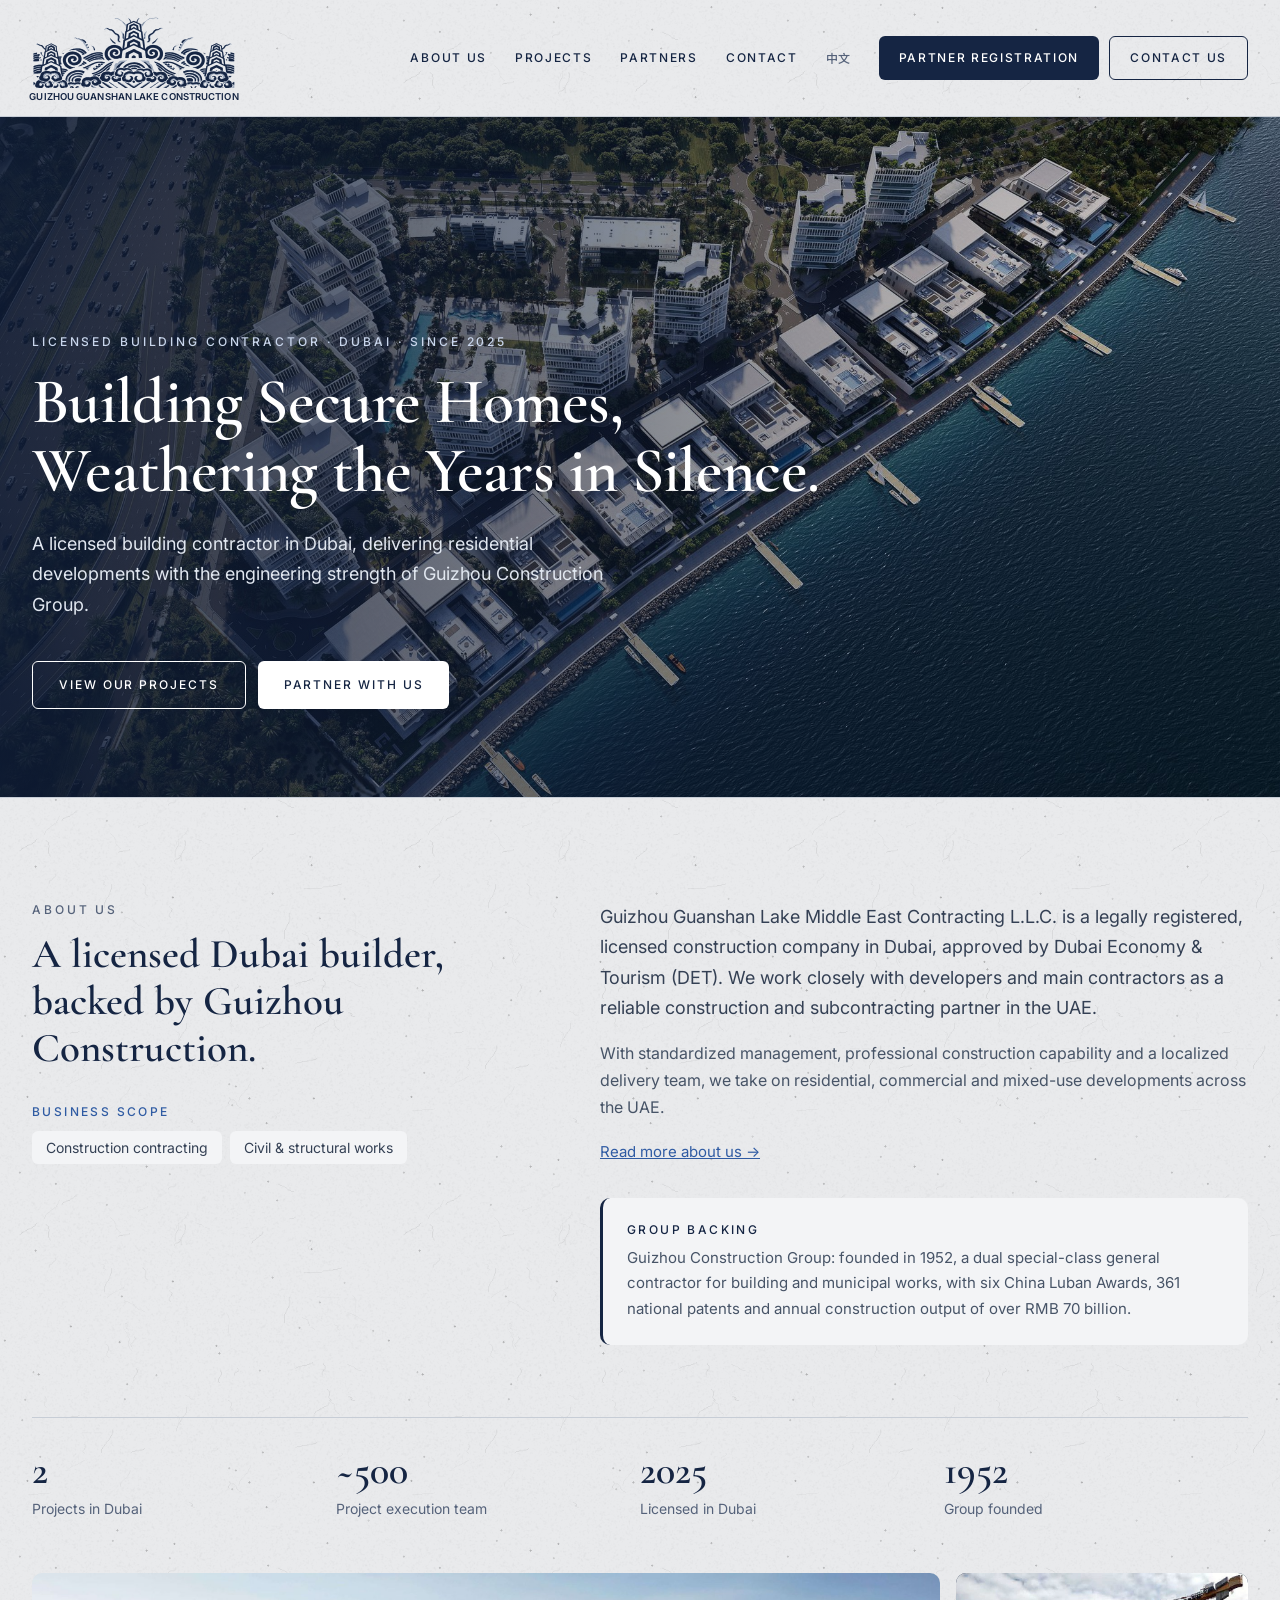
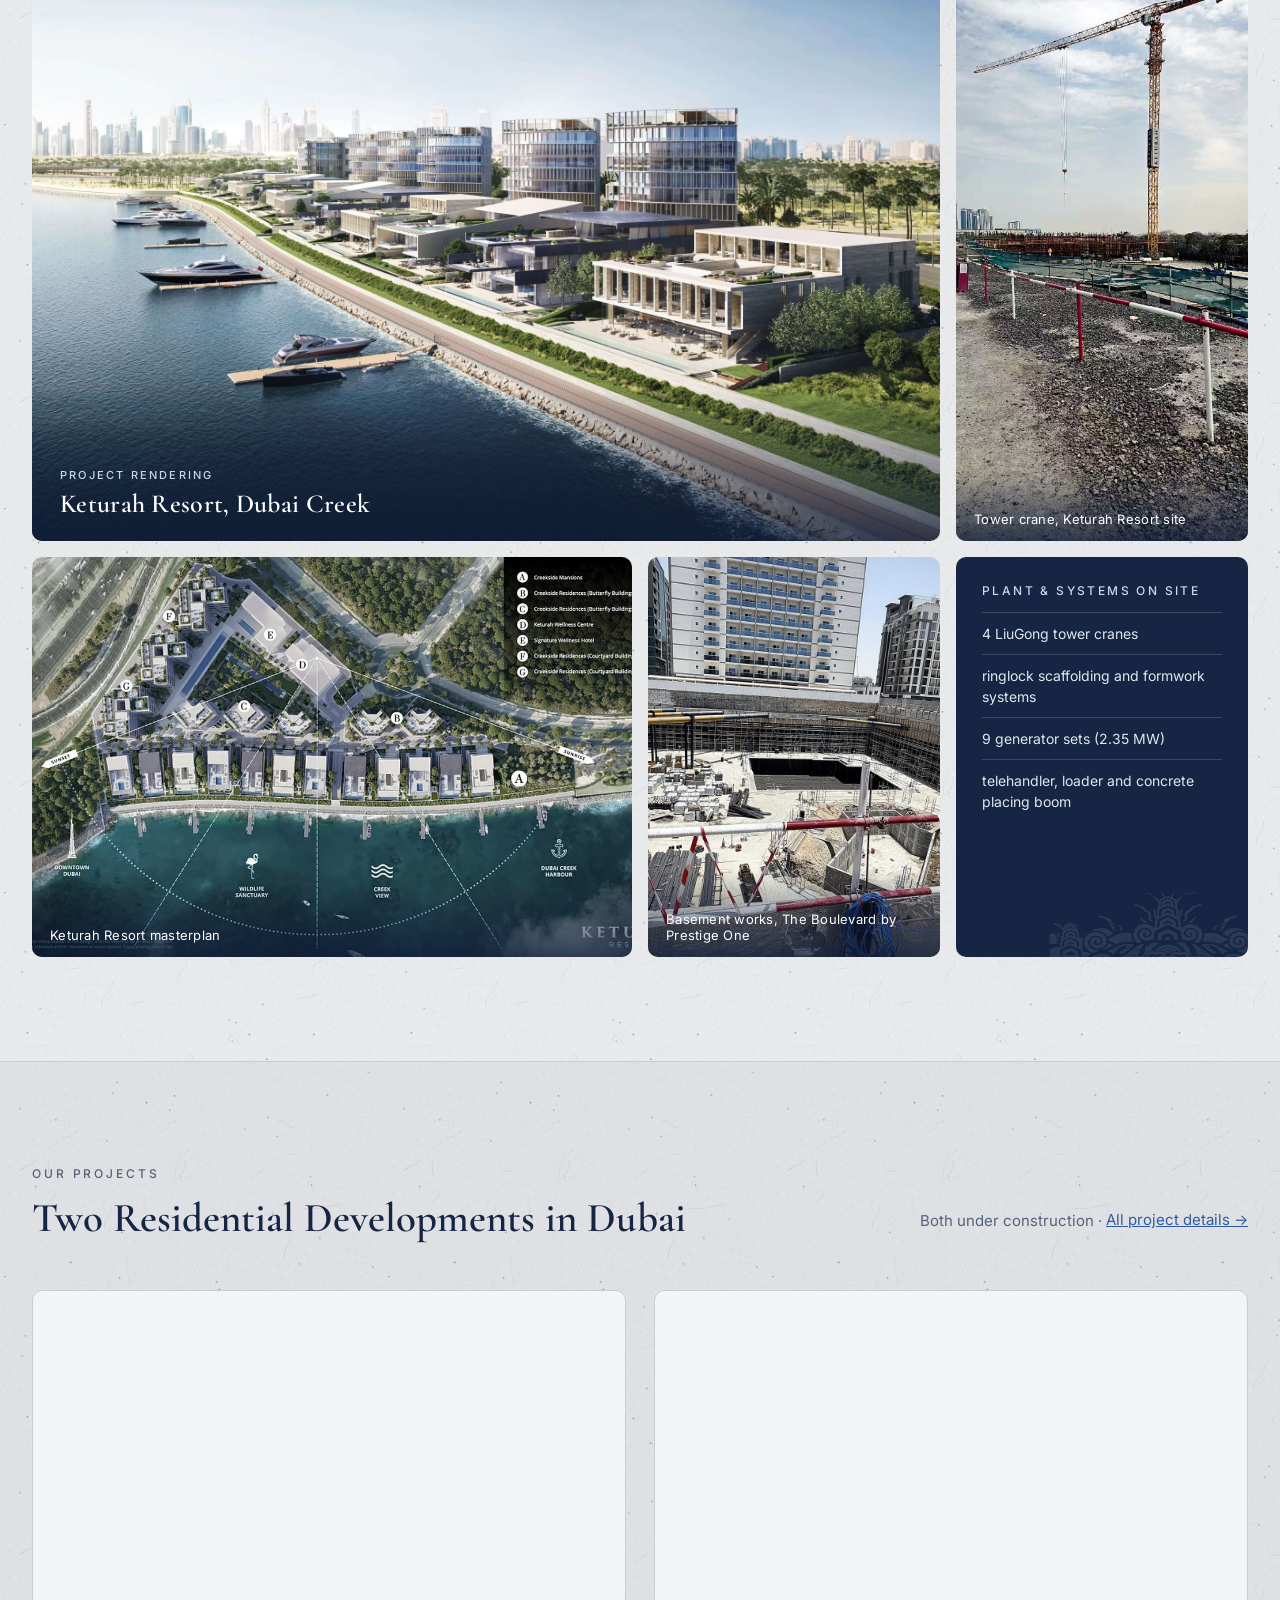
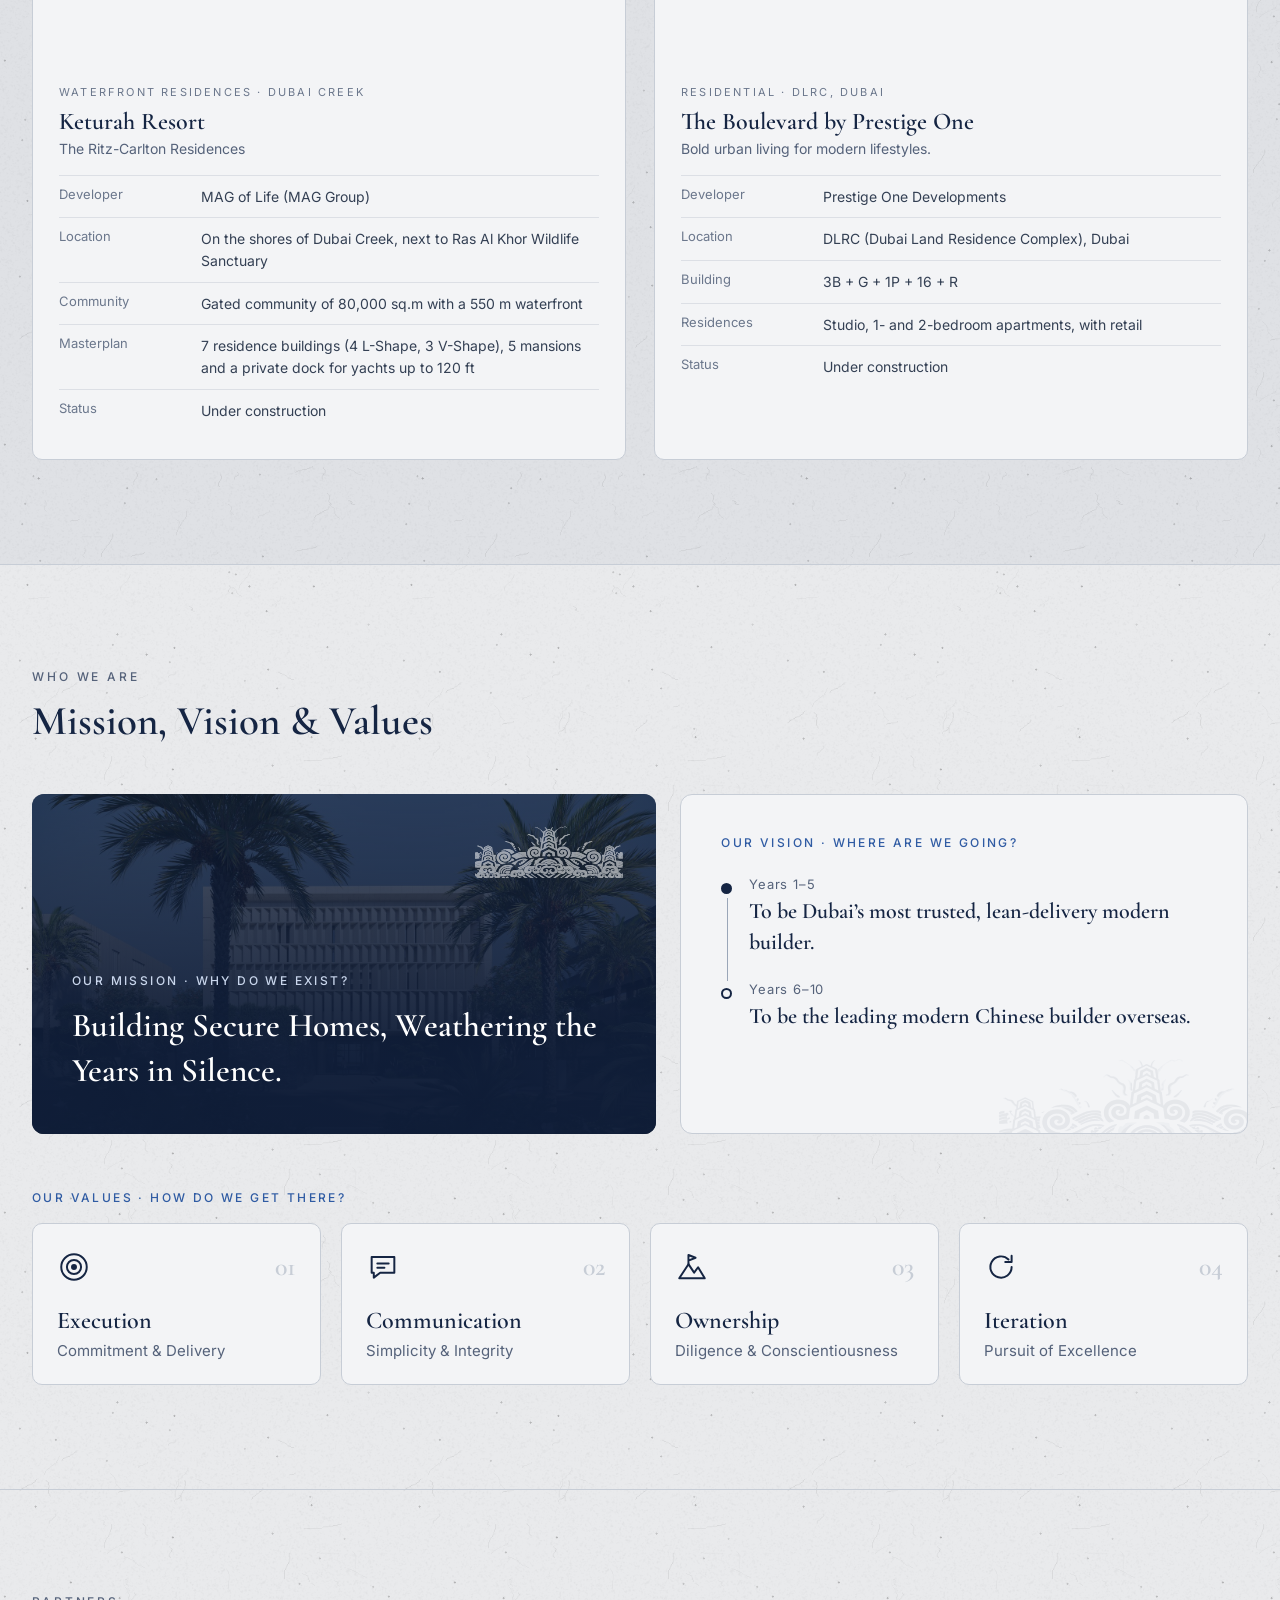
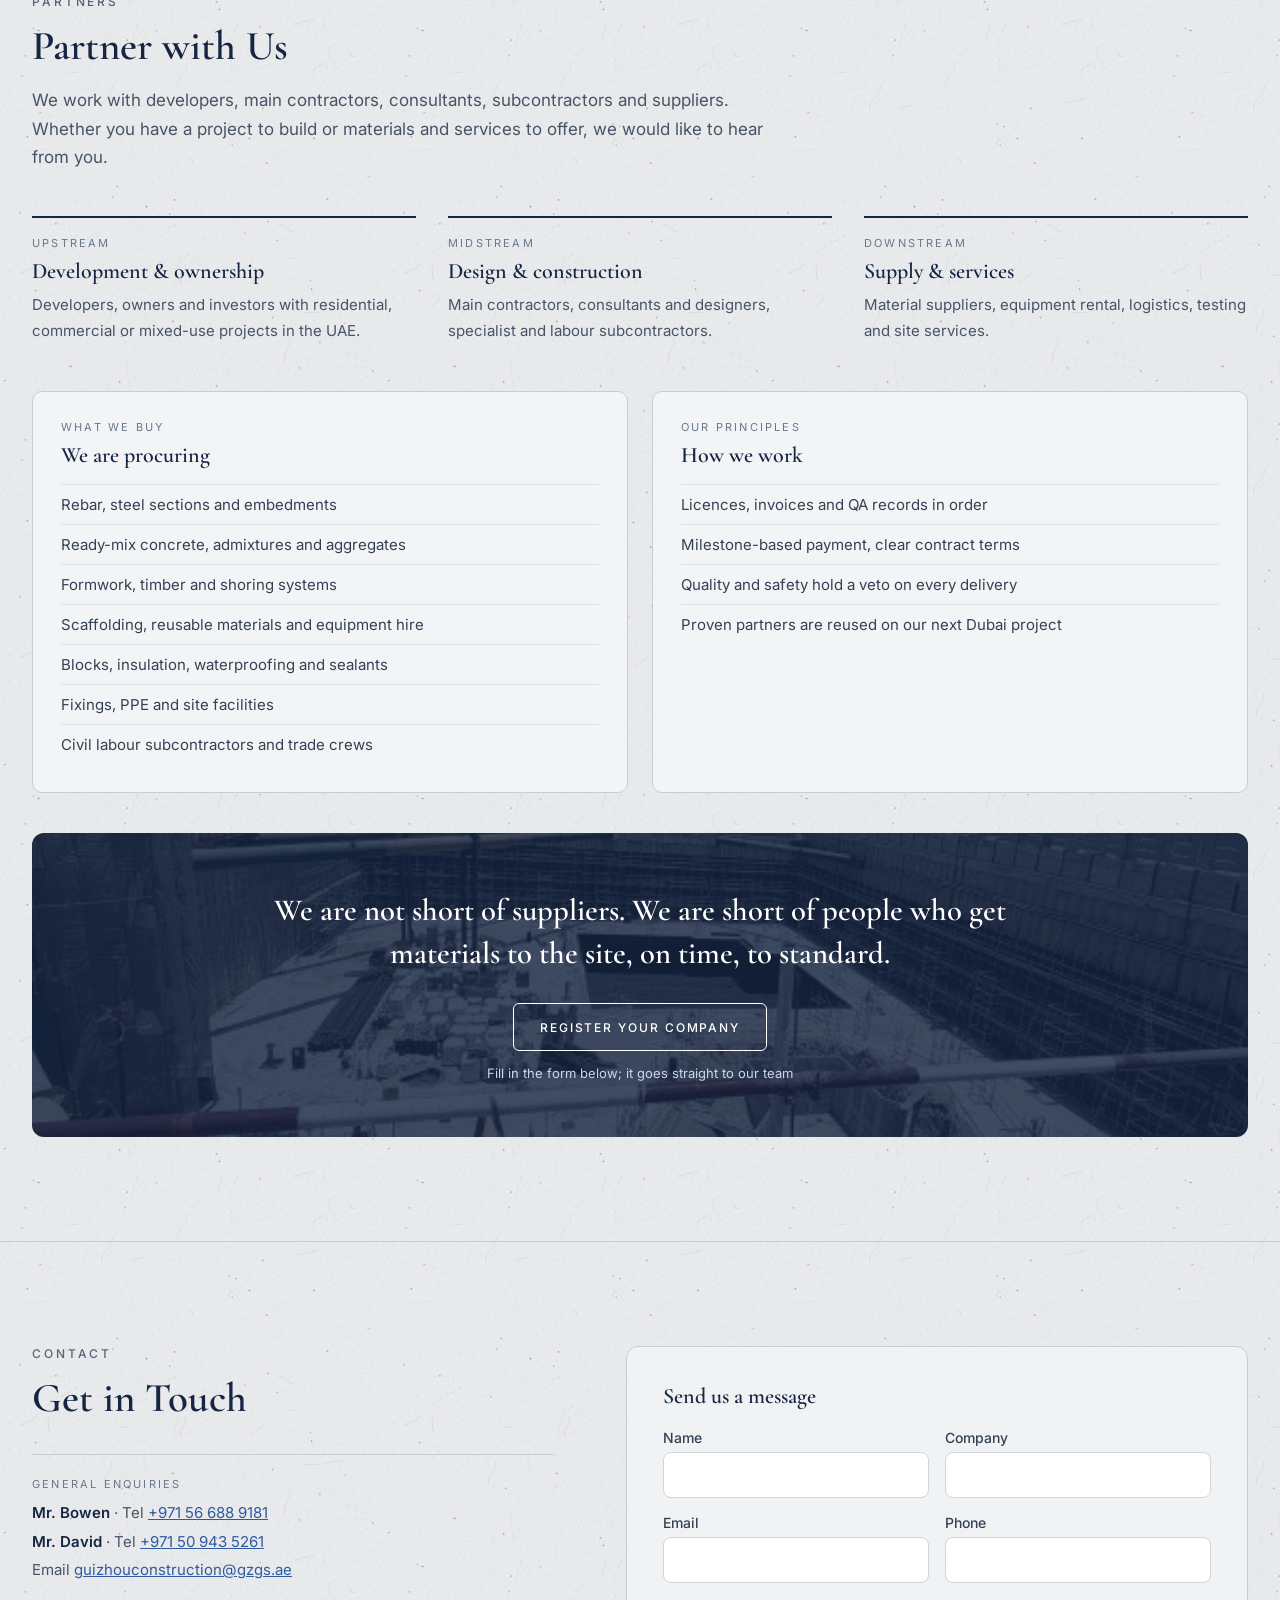
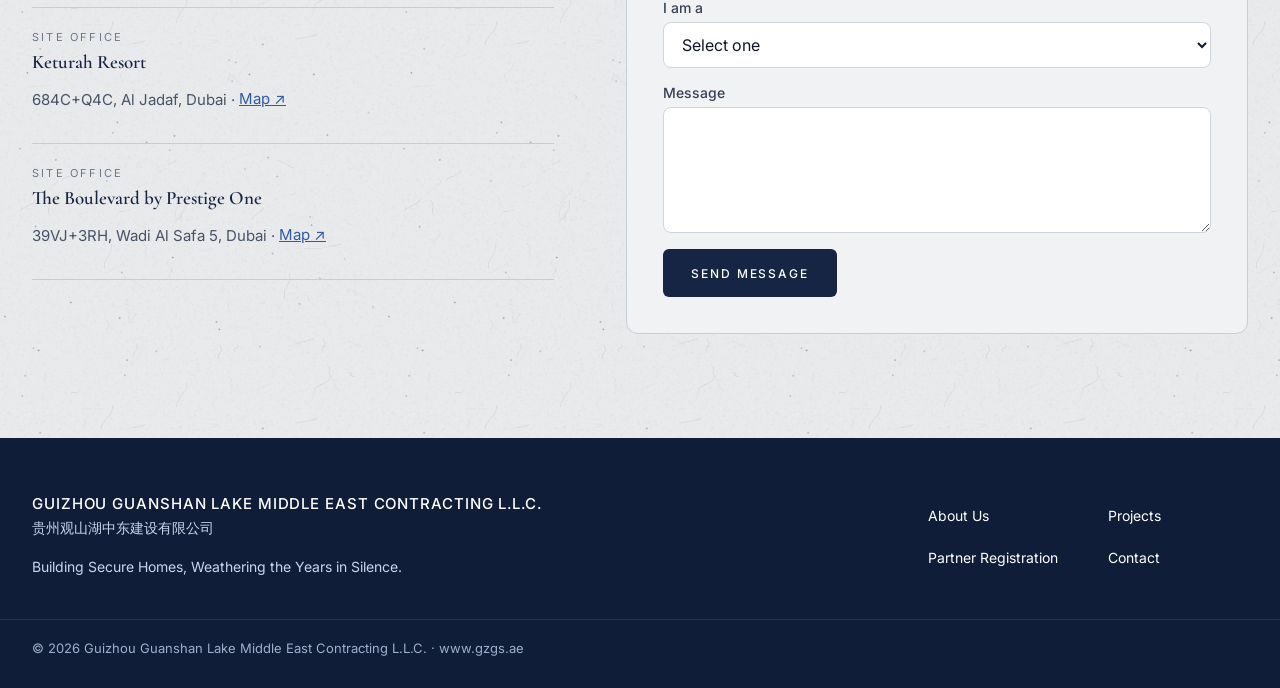
<file: index.html>
<!doctype html>
<html lang="en">
<head>
<meta charset="utf-8">
<meta name="viewport" content="width=device-width, initial-scale=1">
<title>Guizhou Guanshan Lake Middle East Contracting — Home</title>
<meta name="description" content="Guizhou Guanshan Lake Middle East Contracting L.L.C. is a licensed building contractor in Dubai, backed by the engineering strength of Guizhou Construction Group.">
<link rel="canonical" href="https://gzgs.ae/">
<link rel="alternate" hreflang="en" href="https://gzgs.ae/">
<link rel="alternate" hreflang="zh-CN" href="https://gzgs.ae/zh/">
<link rel="alternate" hreflang="x-default" href="https://gzgs.ae/">
<meta property="og:type" content="website">
<meta property="og:title" content="Guizhou Guanshan Lake Middle East Contracting — Home">
<meta property="og:description" content="Guizhou Guanshan Lake Middle East Contracting L.L.C. is a licensed building contractor in Dubai, backed by the engineering strength of Guizhou Construction Group.">
<meta property="og:url" content="https://gzgs.ae/">
<meta property="og:image" content="https://gzgs.ae/assets/img/keturah-cover.jpg">
<meta name="theme-color" content="#152543">
<link rel="icon" type="image/png" sizes="32x32" href="assets/img/favicon-32.png">
<link rel="apple-touch-icon" href="assets/img/apple-touch-icon.png">
<link rel="preconnect" href="https://fonts.googleapis.com">
<link rel="preconnect" href="https://fonts.gstatic.com" crossorigin>
<link rel="stylesheet" href="https://fonts.googleapis.com/css2?family=Cormorant+Garamond:wght@500;600;700&amp;family=Inter:wght@400;500;600&amp;family=Noto+Sans+SC:wght@400;500;600&amp;family=Noto+Serif+SC:wght@500;600&amp;display=swap">
<style>
body{margin:0}
a{color:#152543}a:hover{color:#2F5BA3}
.paper{background-color:#E9EAEC;background-image:url(assets/img/paper.png);background-size:384px 384px}

.mosaic{display:grid;grid-template-columns:repeat(4,minmax(0,1fr));gap:16px}
.mosaic .m-main{grid-column:1 / 4;grid-row:1 / 3}
.mosaic .m-tall{grid-column:4 / 5;grid-row:1 / 3}
.mosaic .m-wide{grid-column:1 / 3}
.mosaic .m-main figcaption{padding:80px 28px 22px;font-size:15px}
.mosaic figure{position:relative;margin:0;overflow:hidden;border-radius:10px;background:#152543}
.mosaic figure img{width:100%;height:100%;object-fit:cover;display:block;transition:transform .6s ease}
.mosaic figure:hover img{transform:scale(1.03)}
.mosaic figcaption{position:absolute;left:0;right:0;bottom:0;padding:40px 18px 14px;background:linear-gradient(180deg,rgba(15,29,56,0) 0%,rgba(15,29,56,.78) 100%);color:#fff;font-size:13px;letter-spacing:.02em}
.culture-grid{display:grid;grid-template-columns:minmax(0,1.1fr) minmax(0,1fr);gap:24px}
@media (max-width: 860px){
 .mosaic{grid-template-columns:1fr}
 .mosaic .m-main,.mosaic .m-tall,.mosaic .m-wide{grid-row:auto;grid-column:auto}
 .mosaic .m-tall img{aspect-ratio:3 / 4;height:auto}
 .culture-grid{grid-template-columns:1fr}
}

</style>
<link rel="stylesheet" href="assets/css/site.css">
</head>
<body>

<div id="top" class="paper" style="font-family: 'Inter', sans-serif; color: #101828; min-height: 100vh">

<header style="background: transparent; border-bottom: 1px solid #C7CDD6">
<div style="max-width: 1320px; margin: 0 auto; padding: 14px 32px; display: flex; flex-wrap: wrap; align-items: center; justify-content: space-between; gap: 14px 32px">
<a href="#top" aria-label="Guizhou Guanshan Lake Construction — home" style="display: flex; flex-direction: column; align-items: center; gap: 3px; text-decoration: none; width: 204px">
<img src="assets/img/logo.svg" alt="" aria-hidden="true" style="width: 204px; height: auto; display: block">
<span lang="en" style="font-family: 'Inter', sans-serif; font-weight: 600; font-size: 9.5px; letter-spacing: 0.01em; color: #152543; white-space: nowrap">GUIZHOU GUANSHAN LAKE CONSTRUCTION</span>
</a>
<nav aria-label="Main" style="display: flex; flex-wrap: wrap; align-items: center; gap: 4px 28px; font-family: 'Inter', sans-serif; font-weight: 500; font-size: 12px; letter-spacing: 0.14em">
<a href="about.html" style="text-decoration: none; padding: 14px 0; color: #152543">ABOUT US</a><a href="projects.html" style="text-decoration: none; padding: 14px 0; color: #152543">PROJECTS</a><a href="#partners" style="text-decoration: none; padding: 14px 0; color: #152543">PARTNERS</a><a href="contact.html" style="text-decoration: none; padding: 14px 0; color: #152543">CONTACT</a>
<a href="zh/index.html" lang="zh" style="text-decoration: none; padding: 14px 0; color: #55627A; font-family: 'Noto Sans SC', sans-serif; letter-spacing: 0.04em">中文</a>
<span style="display: flex; flex-wrap: wrap; gap: 10px">
<a href="#contact" style="display: inline-flex; align-items: center; min-height: 44px; padding: 0 20px; border-radius: 6px; background: #152543; color: #FFFFFF; text-decoration: none">PARTNER REGISTRATION</a>
<a href="#contact" style="display: inline-flex; align-items: center; min-height: 44px; padding: 0 20px; border-radius: 6px; border: 1px solid #152543; color: #152543; text-decoration: none">CONTACT US</a>
</span>
</nav>
</div>
</header>

<section aria-label="Introduction" style="position: relative; overflow: hidden; min-height: 680px; display: flex; align-items: flex-end; background: #0F1D38; color: #FFFFFF">
<img src="assets/img/keturah-masterplan.jpg" alt="" aria-hidden="true" style="position: absolute; inset: 0; width: 100%; height: 100%; object-fit: cover">
<div aria-hidden="true" style="position: absolute; inset: 0; background: linear-gradient(90deg, rgba(15, 29, 56, 0.86) 0%, rgba(15, 29, 56, 0.55) 45%, rgba(15, 29, 56, 0.1) 100%)"></div>
<div style="position: relative; width: 100%; max-width: 1320px; margin: 0 auto; padding: 120px 32px 88px; box-sizing: border-box">
<p style="margin: 0; font-family: 'Inter', sans-serif; font-weight: 500; font-size: 12px; letter-spacing: 0.24em; color: #C9D6EC">LICENSED BUILDING CONTRACTOR · DUBAI · SINCE 2025</p>
<h1 style="margin: 18px 0 0; font-family: 'Cormorant Garamond', serif; font-weight: 600; font-size: clamp(38px, 5vw, 68px); line-height: 1.08; letter-spacing: -0.01em; max-width: 860px">Building Secure Homes, Weathering the Years in Silence.</h1>
<p style="margin: 24px 0 0; font-size: 18px; line-height: 1.7; color: #E1E7F0; max-width: 600px">A licensed building contractor in Dubai, delivering residential developments with the engineering strength of Guizhou Construction Group.</p>
<div style="display: flex; flex-wrap: wrap; gap: 12px; margin-top: 40px">
<a href="#projects" style="display: inline-flex; align-items: center; min-height: 48px; padding: 0 26px; border-radius: 6px; text-decoration: none; font-family: 'Inter', sans-serif; font-weight: 500; font-size: 12px; letter-spacing: 0.16em; border: 1px solid #FFFFFF; color: #FFFFFF">VIEW OUR PROJECTS</a>
<a href="#partners" style="display: inline-flex; align-items: center; min-height: 48px; padding: 0 26px; border-radius: 6px; text-decoration: none; font-family: 'Inter', sans-serif; font-weight: 500; font-size: 12px; letter-spacing: 0.16em; background: #FFFFFF; color: #152543">PARTNER WITH US</a>
</div>
</div>
</section>

<section id="about" aria-labelledby="about-title" style="background: transparent; border-top: 1px solid #C7CDD6">
<div style="max-width: 1320px; margin: 0 auto; padding: 104px 32px">
<div style="display: flex; flex-wrap: wrap; gap: 40px 80px; align-items: flex-start">
<div style="flex: 1 1 360px; min-width: 0">
<p style="margin: 0; font-family: 'Inter', sans-serif; font-weight: 500; font-size: 12px; letter-spacing: 0.24em; color: #55627A">ABOUT US</p>
<h2 id="about-title" style="margin: 14px 0 0; font-family: 'Cormorant Garamond', serif; font-weight: 600; font-size: clamp(30px, 3.2vw, 44px); line-height: 1.15; color: #152543">A licensed Dubai builder, backed by Guizhou Construction.</h2>
<p style="margin: 32px 0 0; font-family: 'Inter', sans-serif; font-weight: 500; font-size: 12px; letter-spacing: 0.2em; color: #2F5BA3">BUSINESS SCOPE</p>
<ul style="margin: 12px 0 0; padding: 0; list-style: none; display: flex; flex-wrap: wrap; gap: 8px"><li style="padding: 8px 14px; border-radius: 6px; background: #F3F4F6; font-size: 14px; color: #344054">Construction contracting</li><li style="padding: 8px 14px; border-radius: 6px; background: #F3F4F6; font-size: 14px; color: #344054">Civil &amp; structural works</li></ul>
</div>
<div style="flex: 1 1 520px; min-width: 0">
<p style="margin: 0; font-size: 18px; line-height: 1.7; color: #344054">Guizhou Guanshan Lake Middle East Contracting L.L.C. is a legally registered, licensed construction company in Dubai, approved by Dubai Economy &amp; Tourism (DET). We work closely with developers and main contractors as a reliable construction and subcontracting partner in the UAE.</p>
<p style="margin: 16px 0 0; font-size: 16px; line-height: 1.7; color: #475467">With standardized management, professional construction capability and a localized delivery team, we take on residential, commercial and mixed-use developments across the UAE.</p>
<a href="about.html" style="display: inline-flex; align-items: center; min-height: 44px; margin-top: 8px; font-size: 15px; color: #2F5BA3">Read more about us →</a>
<div style="margin-top: 24px; padding: 24px; border-radius: 10px; background: #F3F4F6; border-left: 3px solid #152543">
<p style="margin: 0; font-family: 'Inter', sans-serif; font-weight: 500; font-size: 12px; letter-spacing: 0.2em; color: #152543">GROUP BACKING</p>
<p style="margin: 8px 0 0; font-size: 15px; line-height: 1.7; color: #475467">Guizhou Construction Group: founded in 1952, a dual special-class general contractor for building and municipal works, with six China Luban Awards, 361 national patents and annual construction output of over RMB 70 billion.</p>
</div>
</div>
</div>
<div style="display: grid; grid-template-columns: repeat(auto-fit, minmax(min(220px, 100%), 1fr)); gap: 0; margin-top: 72px; border-top: 1px solid #C7CDD6"><div style="padding: 32px 24px 0 0"><p style="margin: 0; font-family: 'Cormorant Garamond', serif; font-weight: 600; font-size: 40px; line-height: 1; color: #152543">2</p><p style="margin: 10px 0 0; font-size: 14px; color: #55627A">Projects in Dubai</p></div><div style="padding: 32px 24px 0 0"><p style="margin: 0; font-family: 'Cormorant Garamond', serif; font-weight: 600; font-size: 40px; line-height: 1; color: #152543">~500</p><p style="margin: 10px 0 0; font-size: 14px; color: #55627A">Project execution team</p></div><div style="padding: 32px 24px 0 0"><p style="margin: 0; font-family: 'Cormorant Garamond', serif; font-weight: 600; font-size: 40px; line-height: 1; color: #152543">2025</p><p style="margin: 10px 0 0; font-size: 14px; color: #55627A">Licensed in Dubai</p></div><div style="padding: 32px 24px 0 0"><p style="margin: 0; font-family: 'Cormorant Garamond', serif; font-weight: 600; font-size: 40px; line-height: 1; color: #152543">1952</p><p style="margin: 10px 0 0; font-size: 14px; color: #55627A">Group founded</p></div></div>
<div style="margin-top: 56px"><div class="mosaic">
<figure class="m-main"><img loading="lazy" decoding="async" src="assets/img/keturah-cover.jpg" alt="Rendering of Keturah Resort on Dubai Creek" style="aspect-ratio: 16 / 10"><figcaption><span style="display: block; font-family: 'Inter', sans-serif; font-weight: 500; font-size: 11px; letter-spacing: 0.2em; color: #C9D6EC">PROJECT RENDERING</span><span style="display: block; margin-top: 6px; font-family: 'Cormorant Garamond', serif; font-weight: 600; font-size: 26px">Keturah Resort, Dubai Creek</span></figcaption></figure>
<figure class="m-tall"><img loading="lazy" decoding="async" src="assets/img/site-crane.jpg" alt="Tower crane on our Keturah Resort site" style="object-position: 50% 0%"><figcaption>Tower crane, Keturah Resort site</figcaption></figure>
<figure class="m-wide"><img loading="lazy" decoding="async" src="assets/img/keturah-masterplan-labelled.jpg" alt="Keturah Resort masterplan on Dubai Creek" style="aspect-ratio: 3 / 2"><figcaption>Keturah Resort masterplan</figcaption></figure>
<figure><img loading="lazy" decoding="async" src="assets/img/site-basement.jpg" alt="Basement works at The Boulevard by Prestige One"><figcaption>Basement works, The Boulevard by Prestige One</figcaption></figure>
<div style="position: relative; overflow: hidden; border-radius: 10px; background: #152543; color: #FFFFFF; padding: 26px 26px 18px; display: flex; flex-direction: column">
<img loading="lazy" decoding="async" src="assets/img/logo.svg" alt="" aria-hidden="true" style="position: absolute; right: -40px; bottom: -18px; width: 240px; opacity: 0.09; filter: brightness(0) invert(1)">
<p style="position: relative; margin: 0; font-family: 'Inter', sans-serif; font-weight: 500; font-size: 12px; letter-spacing: 0.2em; color: #C9D6EC">PLANT &amp; SYSTEMS ON SITE</p>
<ul style="position: relative; margin: 14px 0 0; padding: 0; list-style: none; font-size: 14px; line-height: 1.5; color: #E1E7F0"><li style="padding: 10px 0; border-top: 1px solid rgba(255,255,255,.16)">4 LiuGong tower cranes</li><li style="padding: 10px 0; border-top: 1px solid rgba(255,255,255,.16)">ringlock scaffolding and formwork systems</li><li style="padding: 10px 0; border-top: 1px solid rgba(255,255,255,.16)">9 generator sets (2.35 MW)</li><li style="padding: 10px 0; border-top: 1px solid rgba(255,255,255,.16)">telehandler, loader and concrete placing boom</li></ul>
</div>
</div></div>
</div>
</section>

<section id="projects" aria-labelledby="projects-title" style="background: rgba(21, 37, 67, 0.045); border-top: 1px solid #C7CDD6">
<div style="max-width: 1320px; margin: 0 auto; padding: 104px 32px">
<div style="display: flex; flex-wrap: wrap; align-items: flex-end; justify-content: space-between; gap: 20px">
<div><p style="margin: 0; font-family: 'Inter', sans-serif; font-weight: 500; font-size: 12px; letter-spacing: 0.24em; color: #55627A">OUR PROJECTS</p><h2 id="projects-title" style="margin: 14px 0 0; font-family: 'Cormorant Garamond', serif; font-weight: 600; font-size: clamp(30px, 3.2vw, 44px); line-height: 1.15; color: #152543">Two Residential Developments in Dubai</h2></div>
<p style="margin: 0; font-size: 15px; color: #55627A">Both under construction · <a href="projects.html" style="display: inline-flex; align-items: center; min-height: 44px; color: #2F5BA3">All project details →</a></p>
</div>
<div style="display: grid; grid-template-columns: repeat(auto-fit, minmax(min(380px, 100%), 1fr)); gap: 28px; margin-top: 48px">
<article style="background: #F3F4F6; border-radius: 10px; overflow: hidden; border: 1px solid #C7CDD6">
<img loading="lazy" decoding="async" src="assets/img/keturah-01.jpg" alt="Keturah Resort, The Ritz-Carlton Residences" style="width: 100%; aspect-ratio: 16 / 10; object-fit: cover; display: block">
<div style="padding: 24px 26px 28px">
<p style="margin: 0; font-family: 'Inter', sans-serif; font-size: 11px; letter-spacing: 0.2em; color: #6B778C">WATERFRONT RESIDENCES · DUBAI CREEK</p>
<h3 style="margin: 8px 0 0; font-family: 'Cormorant Garamond', serif; font-weight: 600; font-size: 24px; color: #152543">Keturah Resort</h3>
<p style="margin: 4px 0 0; font-size: 14px; color: #55627A">The Ritz-Carlton Residences</p>
<dl style="margin: 18px 0 0"><div style="display: grid; grid-template-columns: 130px 1fr; gap: 12px; padding: 10px 0; border-top: 1px solid #DCDFE5"><dt style="font-size: 13px; color: #6B778C">Developer</dt><dd style="margin: 0; font-size: 14px; line-height: 1.55; color: #344054">MAG of Life (MAG Group)</dd></div><div style="display: grid; grid-template-columns: 130px 1fr; gap: 12px; padding: 10px 0; border-top: 1px solid #DCDFE5"><dt style="font-size: 13px; color: #6B778C">Location</dt><dd style="margin: 0; font-size: 14px; line-height: 1.55; color: #344054">On the shores of Dubai Creek, next to Ras Al Khor Wildlife Sanctuary</dd></div><div style="display: grid; grid-template-columns: 130px 1fr; gap: 12px; padding: 10px 0; border-top: 1px solid #DCDFE5"><dt style="font-size: 13px; color: #6B778C">Community</dt><dd style="margin: 0; font-size: 14px; line-height: 1.55; color: #344054">Gated community of 80,000 sq.m with a 550 m waterfront</dd></div><div style="display: grid; grid-template-columns: 130px 1fr; gap: 12px; padding: 10px 0; border-top: 1px solid #DCDFE5"><dt style="font-size: 13px; color: #6B778C">Masterplan</dt><dd style="margin: 0; font-size: 14px; line-height: 1.55; color: #344054">7 residence buildings (4 L-Shape, 3 V-Shape), 5 mansions and a private dock for yachts up to 120 ft</dd></div><div style="display: grid; grid-template-columns: 130px 1fr; gap: 12px; padding: 10px 0; border-top: 1px solid #DCDFE5"><dt style="font-size: 13px; color: #6B778C">Status</dt><dd style="margin: 0; font-size: 14px; line-height: 1.55; color: #344054">Under construction</dd></div></dl>
</div>
</article>
<article style="background: #F3F4F6; border-radius: 10px; overflow: hidden; border: 1px solid #C7CDD6">
<img loading="lazy" decoding="async" src="assets/img/boulevard-01.jpg" alt="The Boulevard by Prestige One" style="width: 100%; aspect-ratio: 16 / 10; object-fit: cover; display: block">
<div style="padding: 24px 26px 28px">
<p style="margin: 0; font-family: 'Inter', sans-serif; font-size: 11px; letter-spacing: 0.2em; color: #6B778C">RESIDENTIAL · DLRC, DUBAI</p>
<h3 style="margin: 8px 0 0; font-family: 'Cormorant Garamond', serif; font-weight: 600; font-size: 24px; color: #152543">The Boulevard by Prestige One</h3>
<p style="margin: 4px 0 0; font-size: 14px; color: #55627A">Bold urban living for modern lifestyles.</p>
<dl style="margin: 18px 0 0"><div style="display: grid; grid-template-columns: 130px 1fr; gap: 12px; padding: 10px 0; border-top: 1px solid #DCDFE5"><dt style="font-size: 13px; color: #6B778C">Developer</dt><dd style="margin: 0; font-size: 14px; line-height: 1.55; color: #344054">Prestige One Developments</dd></div><div style="display: grid; grid-template-columns: 130px 1fr; gap: 12px; padding: 10px 0; border-top: 1px solid #DCDFE5"><dt style="font-size: 13px; color: #6B778C">Location</dt><dd style="margin: 0; font-size: 14px; line-height: 1.55; color: #344054">DLRC (Dubai Land Residence Complex), Dubai</dd></div><div style="display: grid; grid-template-columns: 130px 1fr; gap: 12px; padding: 10px 0; border-top: 1px solid #DCDFE5"><dt style="font-size: 13px; color: #6B778C">Building</dt><dd style="margin: 0; font-size: 14px; line-height: 1.55; color: #344054">3B + G + 1P + 16 + R</dd></div><div style="display: grid; grid-template-columns: 130px 1fr; gap: 12px; padding: 10px 0; border-top: 1px solid #DCDFE5"><dt style="font-size: 13px; color: #6B778C">Residences</dt><dd style="margin: 0; font-size: 14px; line-height: 1.55; color: #344054">Studio, 1- and 2-bedroom apartments, with retail</dd></div><div style="display: grid; grid-template-columns: 130px 1fr; gap: 12px; padding: 10px 0; border-top: 1px solid #DCDFE5"><dt style="font-size: 13px; color: #6B778C">Status</dt><dd style="margin: 0; font-size: 14px; line-height: 1.55; color: #344054">Under construction</dd></div></dl>
</div>
</article>
</div>
</div>
</section>

<section aria-labelledby="culture-title" style="border-top: 1px solid #C7CDD6">
<div style="max-width: 1320px; margin: 0 auto; padding: 104px 32px">
<p style="margin: 0; font-family: 'Inter', sans-serif; font-weight: 500; font-size: 12px; letter-spacing: 0.24em; color: #55627A">WHO WE ARE</p>
<h2 id="culture-title" style="margin: 14px 0 0; font-family: 'Cormorant Garamond', serif; font-weight: 600; font-size: clamp(30px, 3.2vw, 44px); line-height: 1.15; color: #152543">Mission, Vision &amp; Values</h2>
<div class="culture-grid" style="margin-top: 48px">
<div style="position: relative; overflow: hidden; border-radius: 12px; background: #0F1D38; color: #FFFFFF; min-height: 340px; display: flex; flex-direction: column; justify-content: flex-end; padding: 40px">
<img loading="lazy" decoding="async" src="assets/img/keturah-facade.jpg" alt="" aria-hidden="true" style="position: absolute; inset: 0; width: 100%; height: 100%; object-fit: cover; opacity: 0.38">
<div aria-hidden="true" style="position: absolute; inset: 0; background: linear-gradient(180deg, rgba(15,29,56,.25) 0%, rgba(15,29,56,.92) 78%)"></div>
<img loading="lazy" decoding="async" src="assets/img/logo.svg" alt="" aria-hidden="true" style="position: absolute; right: 32px; top: 30px; width: 150px; opacity: 0.55; filter: brightness(0) invert(1)">
<p style="position: relative; margin: 0; font-family: 'Inter', sans-serif; font-weight: 500; font-size: 12px; letter-spacing: 0.2em; color: #C9D6EC">OUR MISSION · WHY DO WE EXIST?</p>
<p style="position: relative; margin: 16px 0 0; font-family: 'Cormorant Garamond', serif; font-weight: 600; font-size: clamp(26px, 2.6vw, 36px); line-height: 1.35; letter-spacing: 0">Building Secure Homes, Weathering the Years in Silence.</p>
</div>
<div style="position: relative; overflow: hidden; border: 1px solid #C7CDD6; border-radius: 12px; padding: 40px; background: #F3F4F6">
<img loading="lazy" decoding="async" src="assets/img/logo.svg" alt="" aria-hidden="true" style="position: absolute; right: -50px; bottom: -30px; width: 300px; opacity: 0.06">
<p style="position: relative; margin: 0; font-family: 'Inter', sans-serif; font-weight: 500; font-size: 12px; letter-spacing: 0.2em; color: #2F5BA3">OUR VISION · WHERE ARE WE GOING?</p>
<ol style="position: relative; margin: 26px 0 0; padding: 0; list-style: none"><li style="position: relative; padding: 0 0 22px 28px">
<span aria-hidden="true" style="position: absolute; left: 0; top: 7px; width: 11px; height: 11px; border-radius: 50%; border: 2px solid #152543; background: #152543"></span>
<span aria-hidden="true" style="position: absolute; left: 6px; top: 22px; bottom: 0; width: 1px; background: #9AA6B8"></span>
<span style="display: block; font-size: 13px; letter-spacing: 0.06em; color: #55627A">Years 1–5</span>
<span style="display: block; margin-top: 4px; font-family: 'Cormorant Garamond', serif; font-weight: 600; font-size: 22px; line-height: 1.45; color: #152543">To be Dubai’s most trusted, lean-delivery modern builder.</span></li><li style="position: relative; padding: 0 0 22px 28px">
<span aria-hidden="true" style="position: absolute; left: 0; top: 7px; width: 11px; height: 11px; border-radius: 50%; border: 2px solid #152543; background: #F3F4F6"></span>

<span style="display: block; font-size: 13px; letter-spacing: 0.06em; color: #55627A">Years 6–10</span>
<span style="display: block; margin-top: 4px; font-family: 'Cormorant Garamond', serif; font-weight: 600; font-size: 22px; line-height: 1.45; color: #152543">To be the leading modern Chinese builder overseas.</span></li></ol>
</div>
</div>
<p style="margin: 0; font-family: 'Inter', sans-serif; font-weight: 500; font-size: 12px; letter-spacing: 0.2em; color: #2F5BA3; margin-top: 56px">OUR VALUES · HOW DO WE GET THERE?</p>
<div style="display: grid; grid-template-columns: repeat(auto-fit, minmax(min(240px, 100%), 1fr)); gap: 20px; margin-top: 18px"><div style="background: #F3F4F6; border: 1px solid #C7CDD6; border-radius: 10px; padding: 26px 24px 24px">
<div style="display: flex; align-items: center; justify-content: space-between">
<svg aria-hidden="true" width="34" height="34" viewBox="0 0 24 24" fill="none" stroke="#152543" stroke-width="1.4" stroke-linecap="round" stroke-linejoin="round"><circle cx="12" cy="12" r="9"/><circle cx="12" cy="12" r="5"/><circle cx="12" cy="12" r="1.4" fill="#152543"/></svg>
<span style="font-family: 'Cormorant Garamond', serif; font-weight: 600; font-size: 26px; color: #C7CDD6">01</span></div>
<p style="margin: 22px 0 0; font-family: 'Cormorant Garamond', serif; font-weight: 600; font-size: 24px; color: #152543">Execution</p>
<p style="margin: 6px 0 0; font-size: 15px; color: #55627A">Commitment &amp; Delivery</p></div><div style="background: #F3F4F6; border: 1px solid #C7CDD6; border-radius: 10px; padding: 26px 24px 24px">
<div style="display: flex; align-items: center; justify-content: space-between">
<svg aria-hidden="true" width="34" height="34" viewBox="0 0 24 24" fill="none" stroke="#152543" stroke-width="1.4" stroke-linecap="round" stroke-linejoin="round"><path d="M4 5h16v11H10l-4.5 3.5V16H4z"/><path d="M8 9.5h8M8 12.5h5"/></svg>
<span style="font-family: 'Cormorant Garamond', serif; font-weight: 600; font-size: 26px; color: #C7CDD6">02</span></div>
<p style="margin: 22px 0 0; font-family: 'Cormorant Garamond', serif; font-weight: 600; font-size: 24px; color: #152543">Communication</p>
<p style="margin: 6px 0 0; font-size: 15px; color: #55627A">Simplicity &amp; Integrity</p></div><div style="background: #F3F4F6; border: 1px solid #C7CDD6; border-radius: 10px; padding: 26px 24px 24px">
<div style="display: flex; align-items: center; justify-content: space-between">
<svg aria-hidden="true" width="34" height="34" viewBox="0 0 24 24" fill="none" stroke="#152543" stroke-width="1.4" stroke-linecap="round" stroke-linejoin="round"><path d="M3 20l6.5-10 4 6 2.8-3.8L21 20z"/><path d="M9.5 10V3.5l5 2-5 2"/></svg>
<span style="font-family: 'Cormorant Garamond', serif; font-weight: 600; font-size: 26px; color: #C7CDD6">03</span></div>
<p style="margin: 22px 0 0; font-family: 'Cormorant Garamond', serif; font-weight: 600; font-size: 24px; color: #152543">Ownership</p>
<p style="margin: 6px 0 0; font-size: 15px; color: #55627A">Diligence &amp; Conscientiousness</p></div><div style="background: #F3F4F6; border: 1px solid #C7CDD6; border-radius: 10px; padding: 26px 24px 24px">
<div style="display: flex; align-items: center; justify-content: space-between">
<svg aria-hidden="true" width="34" height="34" viewBox="0 0 24 24" fill="none" stroke="#152543" stroke-width="1.4" stroke-linecap="round" stroke-linejoin="round"><path d="M19.5 12a7.5 7.5 0 1 1-2.2-5.3"/><path d="M19.5 4v4.5H15"/></svg>
<span style="font-family: 'Cormorant Garamond', serif; font-weight: 600; font-size: 26px; color: #C7CDD6">04</span></div>
<p style="margin: 22px 0 0; font-family: 'Cormorant Garamond', serif; font-weight: 600; font-size: 24px; color: #152543">Iteration</p>
<p style="margin: 6px 0 0; font-size: 15px; color: #55627A">Pursuit of Excellence</p></div></div>
</div>
</section>

<section id="partners" aria-labelledby="partners-title" style="background: transparent; border-top: 1px solid #C7CDD6">
<div style="max-width: 1320px; margin: 0 auto; padding: 104px 32px">
<p style="margin: 0; font-family: 'Inter', sans-serif; font-weight: 500; font-size: 12px; letter-spacing: 0.24em; color: #55627A">PARTNERS</p>
<h2 id="partners-title" style="margin: 14px 0 0; font-family: 'Cormorant Garamond', serif; font-weight: 600; font-size: clamp(30px, 3.2vw, 44px); line-height: 1.15; color: #152543">Partner with Us</h2>
<p style="margin: 16px 0 0; font-size: 17px; line-height: 1.7; color: #475467; max-width: 760px">We work with developers, main contractors, consultants, subcontractors and suppliers. Whether you have a project to build or materials and services to offer, we would like to hear from you.</p>
<div style="display: grid; grid-template-columns: repeat(auto-fit, minmax(min(280px, 100%), 1fr)); gap: 32px; margin-top: 44px"><div style="border-top: 2px solid #152543; padding-top: 18px"><p style="margin: 0; font-family: 'Inter', sans-serif; font-size: 11px; letter-spacing: 0.2em; color: #6B778C">UPSTREAM</p><h3 style="margin: 8px 0 0; font-family: 'Cormorant Garamond', serif; font-weight: 600; font-size: 22px; color: #152543">Development &amp; ownership</h3><p style="margin: 8px 0 0; font-size: 15px; line-height: 1.7; color: #475467">Developers, owners and investors with residential, commercial or mixed-use projects in the UAE.</p></div><div style="border-top: 2px solid #152543; padding-top: 18px"><p style="margin: 0; font-family: 'Inter', sans-serif; font-size: 11px; letter-spacing: 0.2em; color: #6B778C">MIDSTREAM</p><h3 style="margin: 8px 0 0; font-family: 'Cormorant Garamond', serif; font-weight: 600; font-size: 22px; color: #152543">Design &amp; construction</h3><p style="margin: 8px 0 0; font-size: 15px; line-height: 1.7; color: #475467">Main contractors, consultants and designers, specialist and labour subcontractors.</p></div><div style="border-top: 2px solid #152543; padding-top: 18px"><p style="margin: 0; font-family: 'Inter', sans-serif; font-size: 11px; letter-spacing: 0.2em; color: #6B778C">DOWNSTREAM</p><h3 style="margin: 8px 0 0; font-family: 'Cormorant Garamond', serif; font-weight: 600; font-size: 22px; color: #152543">Supply &amp; services</h3><p style="margin: 8px 0 0; font-size: 15px; line-height: 1.7; color: #475467">Material suppliers, equipment rental, logistics, testing and site services.</p></div></div>
<div style="display: grid; grid-template-columns: repeat(auto-fit, minmax(min(340px, 100%), 1fr)); gap: 24px; margin-top: 48px">
<div style="background: #F3F4F6; border-radius: 10px; padding: 28px; border: 1px solid #C7CDD6"><p style="margin: 0; font-family: 'Inter', sans-serif; font-size: 11px; letter-spacing: 0.2em; color: #6B778C">WHAT WE BUY</p><h3 style="margin: 8px 0 16px; font-family: 'Cormorant Garamond', serif; font-weight: 600; font-size: 22px; color: #152543">We are procuring</h3><ul style="margin: 0; padding: 0; list-style: none; font-size: 15px; color: #344054"><li style="padding: 10px 0; border-top: 1px solid #DCDFE5">Rebar, steel sections and embedments</li><li style="padding: 10px 0; border-top: 1px solid #DCDFE5">Ready-mix concrete, admixtures and aggregates</li><li style="padding: 10px 0; border-top: 1px solid #DCDFE5">Formwork, timber and shoring systems</li><li style="padding: 10px 0; border-top: 1px solid #DCDFE5">Scaffolding, reusable materials and equipment hire</li><li style="padding: 10px 0; border-top: 1px solid #DCDFE5">Blocks, insulation, waterproofing and sealants</li><li style="padding: 10px 0; border-top: 1px solid #DCDFE5">Fixings, PPE and site facilities</li><li style="padding: 10px 0; border-top: 1px solid #DCDFE5">Civil labour subcontractors and trade crews</li></ul></div>
<div style="background: #F3F4F6; border-radius: 10px; padding: 28px; border: 1px solid #C7CDD6"><p style="margin: 0; font-family: 'Inter', sans-serif; font-size: 11px; letter-spacing: 0.2em; color: #6B778C">OUR PRINCIPLES</p><h3 style="margin: 8px 0 16px; font-family: 'Cormorant Garamond', serif; font-weight: 600; font-size: 22px; color: #152543">How we work</h3><ul style="margin: 0; padding: 0; list-style: none; font-size: 15px; color: #344054"><li style="padding: 10px 0; border-top: 1px solid #DCDFE5">Licences, invoices and QA records in order</li><li style="padding: 10px 0; border-top: 1px solid #DCDFE5">Milestone-based payment, clear contract terms</li><li style="padding: 10px 0; border-top: 1px solid #DCDFE5">Quality and safety hold a veto on every delivery</li><li style="padding: 10px 0; border-top: 1px solid #DCDFE5">Proven partners are reused on our next Dubai project</li></ul></div>
</div>
<div style="position: relative; overflow: hidden; margin-top: 40px; border-radius: 12px; background: #152543; color: #FFFFFF; padding: 56px 40px; text-align: center">
<img loading="lazy" decoding="async" src="assets/img/site-texture.jpg" alt="" aria-hidden="true" style="position: absolute; inset: 0; width: 100%; height: 100%; object-fit: cover; opacity: 0.18">
<p style="position: relative; margin: 0 auto; max-width: 760px; font-family: 'Cormorant Garamond', serif; font-weight: 600; font-size: clamp(22px, 2.4vw, 32px); line-height: 1.4">We are not short of suppliers. We are short of people who get materials to the site, on time, to standard.</p>
<a href="#contact" style="position: relative; display: inline-flex; align-items: center; min-height: 48px; padding: 0 26px; border-radius: 6px; text-decoration: none; font-family: 'Inter', sans-serif; font-weight: 500; font-size: 12px; letter-spacing: 0.16em; margin-top: 28px; border: 1px solid #FFFFFF; color: #FFFFFF">REGISTER YOUR COMPANY</a>
<p style="position: relative; margin: 14px 0 0; font-size: 13px; color: #C9D6EC">Fill in the form below; it goes straight to our team</p>
</div>
</div>
</section>

<section id="contact" aria-labelledby="contact-title" style="background: transparent; border-top: 1px solid #C7CDD6">
<div style="max-width: 1320px; margin: 0 auto; padding: 104px 32px; display: flex; flex-wrap: wrap; gap: 48px 72px">
<div style="flex: 1 1 380px; min-width: 0">
<p style="margin: 0; font-family: 'Inter', sans-serif; font-weight: 500; font-size: 12px; letter-spacing: 0.24em; color: #55627A">CONTACT</p>
<h2 id="contact-title" style="margin: 14px 0 0; font-family: 'Cormorant Garamond', serif; font-weight: 600; font-size: clamp(30px, 3.2vw, 44px); line-height: 1.15; color: #152543">Get in Touch</h2>
<div style="margin-top: 32px; display: flex; flex-direction: column">
<div style="padding: 22px 0; border-top: 1px solid #C7CDD6">
<p style="margin: 0; font-family: 'Inter', sans-serif; font-size: 11px; letter-spacing: 0.2em; color: #6B778C">GENERAL ENQUIRIES</p>
<p style="margin: 8px 0 0; font-size: 15px; line-height: 1.9; color: #475467"><span style="display: block"><span style="font-weight: 600; color: #152543">Mr. Bowen</span> · Tel <a href="tel:+971566889181" style="color: #2F5BA3">+971 56 688 9181</a></span><span style="display: block"><span style="font-weight: 600; color: #152543">Mr. David</span> · Tel <a href="tel:+971509435261" style="color: #2F5BA3">+971 50 943 5261</a></span><span style="display: block">Email <a href="mailto:guizhouconstruction@gzgs.ae" style="color: #2F5BA3">guizhouconstruction@gzgs.ae</a></span></p>
</div>
<div style="padding: 22px 0; border-top: 1px solid #C7CDD6">
<p style="margin: 0; font-family: 'Inter', sans-serif; font-size: 11px; letter-spacing: 0.2em; color: #6B778C">SITE OFFICE</p>
<h3 style="margin: 6px 0 0; font-family: 'Cormorant Garamond', serif; font-weight: 600; font-size: 19px; color: #152543">Keturah Resort</h3>
<p style="margin: 4px 0 0; font-size: 15px; color: #475467">684C+Q4C, Al Jadaf, Dubai · <a href="https://www.google.com/maps/search/?api=1&amp;query=684C%2BQ4C%20Al%20Jadaf%20Dubai" style="display: inline-flex; align-items: center; min-height: 44px; color: #2F5BA3">Map ↗</a></p>
</div>
<div style="padding: 22px 0; border-top: 1px solid #C7CDD6; border-bottom: 1px solid #C7CDD6">
<p style="margin: 0; font-family: 'Inter', sans-serif; font-size: 11px; letter-spacing: 0.2em; color: #6B778C">SITE OFFICE</p>
<h3 style="margin: 6px 0 0; font-family: 'Cormorant Garamond', serif; font-weight: 600; font-size: 19px; color: #152543">The Boulevard by Prestige One</h3>
<p style="margin: 4px 0 0; font-size: 15px; color: #475467">39VJ+3RH, Wadi Al Safa 5, Dubai · <a href="https://www.google.com/maps/search/?api=1&amp;query=39VJ%2B3RH%20Wadi%20Al%20Safa%205%20Dubai" style="display: inline-flex; align-items: center; min-height: 44px; color: #2F5BA3">Map ↗</a></p>
</div>
</div>
</div>
<form aria-label="Send us a message" class="lark-form" data-page="Home" data-lang="en" novalidate style="flex: 1 1 480px; min-width: 0; display: flex; flex-direction: column; gap: 16px; background: #F1F2F4; border-radius: 12px; border: 1px solid #C7CDD6; padding: 36px; box-sizing: border-box">
<p style="margin: 0 0 4px; font-family: 'Cormorant Garamond', serif; font-weight: 600; font-size: 22px; color: #152543">Send us a message</p>
<div style="display: grid; grid-template-columns: repeat(auto-fit, minmax(min(240px, 100%), 1fr)); gap: 16px">
<label style="display: flex; flex-direction: column; gap: 6px; font-size: 14px; font-weight: 500; color: #344054">Name<input name="name" type="text" required autocomplete="name" style="min-height: 46px; border: 1px solid #D0D5DD; border-radius: 8px; background: #FFFFFF; padding: 0 14px; font: inherit; font-weight: 400; font-size: 16px; color: #101828"></label>
<label style="display: flex; flex-direction: column; gap: 6px; font-size: 14px; font-weight: 500; color: #344054">Company<input name="company" type="text" autocomplete="organization" style="min-height: 46px; border: 1px solid #D0D5DD; border-radius: 8px; background: #FFFFFF; padding: 0 14px; font: inherit; font-weight: 400; font-size: 16px; color: #101828"></label>
<label style="display: flex; flex-direction: column; gap: 6px; font-size: 14px; font-weight: 500; color: #344054">Email<input name="email" type="email" required autocomplete="email" style="min-height: 46px; border: 1px solid #D0D5DD; border-radius: 8px; background: #FFFFFF; padding: 0 14px; font: inherit; font-weight: 400; font-size: 16px; color: #101828"></label>
<label style="display: flex; flex-direction: column; gap: 6px; font-size: 14px; font-weight: 500; color: #344054">Phone<input name="phone" type="tel" autocomplete="tel" style="min-height: 46px; border: 1px solid #D0D5DD; border-radius: 8px; background: #FFFFFF; padding: 0 14px; font: inherit; font-weight: 400; font-size: 16px; color: #101828"></label>
</div>
<label style="display: flex; flex-direction: column; gap: 6px; font-size: 14px; font-weight: 500; color: #344054">I am a<select name="partner_type" required style="min-height: 46px; border: 1px solid #D0D5DD; border-radius: 8px; background: #FFFFFF; padding: 0 14px; font: inherit; font-weight: 400; font-size: 16px; color: #101828"><option value="">Select one</option><optgroup label="Upstream · Development &amp; ownership"><option value="Developer / Owner / Investor" data-chain="Upstream">Developer / Owner / Investor</option></optgroup><optgroup label="Midstream · Design &amp; construction"><option value="Main contractor" data-chain="Midstream">Main contractor</option><option value="Consultant / Designer" data-chain="Midstream">Consultant / Designer</option><option value="Subcontractor (specialist or labour)" data-chain="Midstream">Subcontractor (specialist or labour)</option></optgroup><optgroup label="Downstream · Supply &amp; services"><option value="Material supplier" data-chain="Downstream">Material supplier</option><option value="Equipment rental" data-chain="Downstream">Equipment rental</option><option value="Service provider (logistics, testing, camps)" data-chain="Downstream">Service provider (logistics, testing, camps)</option></optgroup><optgroup label="Other"><option value="Other" data-chain="Other">Other</option></optgroup></select></label>
<label style="display: flex; flex-direction: column; gap: 6px; font-size: 14px; font-weight: 500; color: #344054">Message<textarea name="message" rows="5" required style="min-height: 46px; border: 1px solid #D0D5DD; border-radius: 8px; background: #FFFFFF; padding: 0 14px; font: inherit; font-weight: 400; font-size: 16px; color: #101828; min-height: 0; padding: 12px 14px; resize: vertical"></textarea></label>
<button type="submit" data-sending="SENDING…" style="align-self: flex-start; min-height: 48px; padding: 0 28px; border: 0; border-radius: 6px; background: #152543; color: #FFFFFF; font-family: 'Inter', sans-serif; font-weight: 500; font-size: 12px; letter-spacing: 0.16em; cursor: pointer">SEND MESSAGE</button>
<p role="status" class="form-ok" hidden style="margin: 0; padding: 12px 14px; border-radius: 8px; background: #E6EEF7; color: #152543; font-size: 15px">Thank you. Your message has reached our team and we will be in touch soon.</p>
<p role="alert" class="form-err" hidden style="margin: 0; padding: 12px 14px; border-radius: 8px; background: #FBEAEA; color: #8A1C1C; font-size: 15px">Sorry, the message could not be sent. Please email us or try again. <a href="mailto:guizhouconstruction@gzgs.ae" style="color: #8A1C1C">guizhouconstruction@gzgs.ae</a></p>

</form>
</div>
</section>

<footer style="background: #0F1D38; color: #C9D6EC">
<div style="max-width: 1320px; margin: 0 auto; padding: 56px 32px 40px; display: flex; flex-wrap: wrap; justify-content: space-between; gap: 32px">
<div style="flex: 1 1 380px; min-width: 0">
<p style="margin: 0; font-family: 'Inter', sans-serif; font-weight: 500; font-size: 15px; letter-spacing: 0.06em; color: #FFFFFF">GUIZHOU GUANSHAN LAKE MIDDLE EAST CONTRACTING L.L.C.</p>
<p lang="zh" style="margin: 6px 0 0; font-size: 14px">贵州观山湖中东建设有限公司</p>
<p style="margin: 18px 0 0; font-size: 14px; line-height: 1.6; max-width: 420px">Building Secure Homes, Weathering the Years in Silence.</p>
</div>
<nav aria-label="Footer" style="display: grid; grid-template-columns: repeat(2, minmax(140px, auto)); gap: 0 40px; font-size: 14px"><a href="about.html" style="display: inline-flex; align-items: center; min-height: 40px; color: #FFFFFF; text-decoration: none">About Us</a><a href="projects.html" style="display: inline-flex; align-items: center; min-height: 40px; color: #FFFFFF; text-decoration: none">Projects</a><a href="contact.html#form" style="display: inline-flex; align-items: center; min-height: 40px; color: #FFFFFF; text-decoration: none">Partner Registration</a><a href="contact.html" style="display: inline-flex; align-items: center; min-height: 40px; color: #FFFFFF; text-decoration: none">Contact</a></nav>
</div>
<div style="max-width: 1320px; margin: 0 auto; padding: 20px 32px 32px; border-top: 1px solid #23345A; font-size: 13px; color: #9FB0CC">© 2026 Guizhou Guanshan Lake Middle East Contracting L.L.C. · www.gzgs.ae</div>
</footer>

</div>

<script src="assets/js/form.js" defer></script>
</body>
</html>
</file>
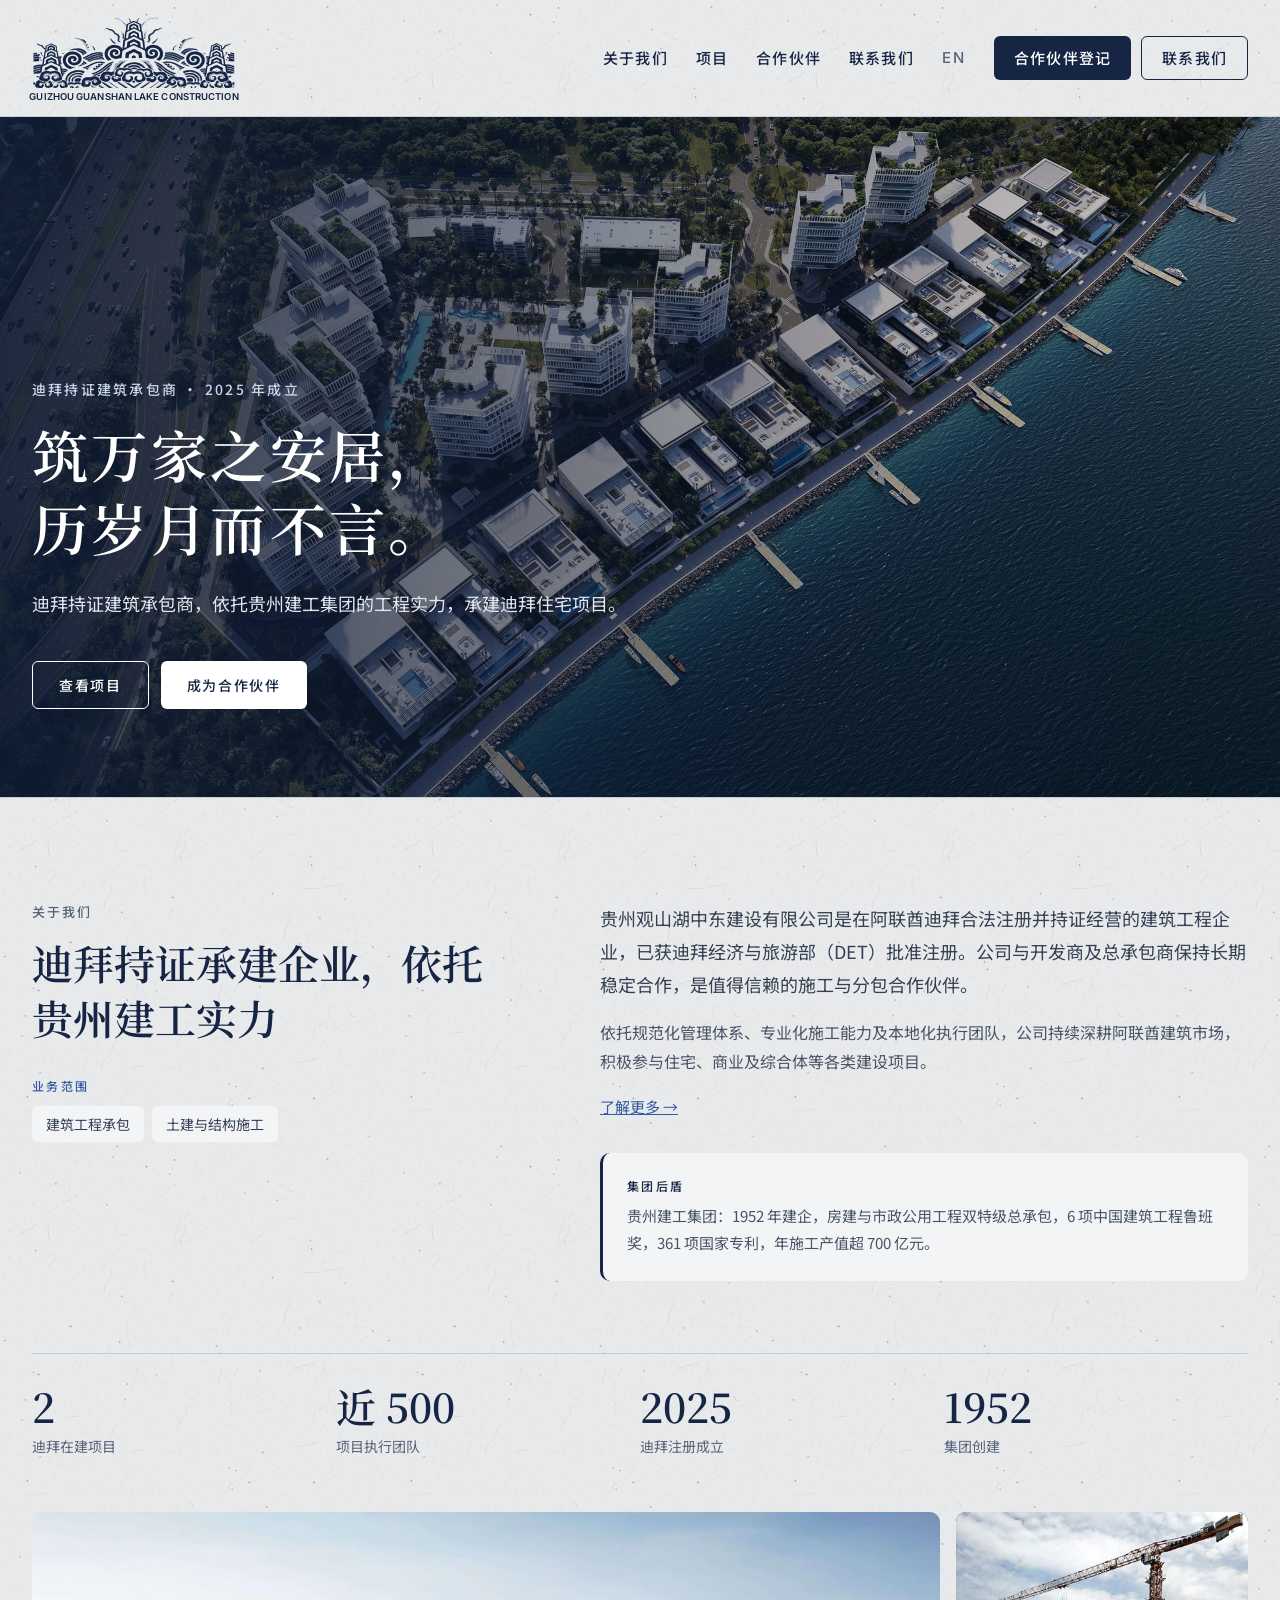
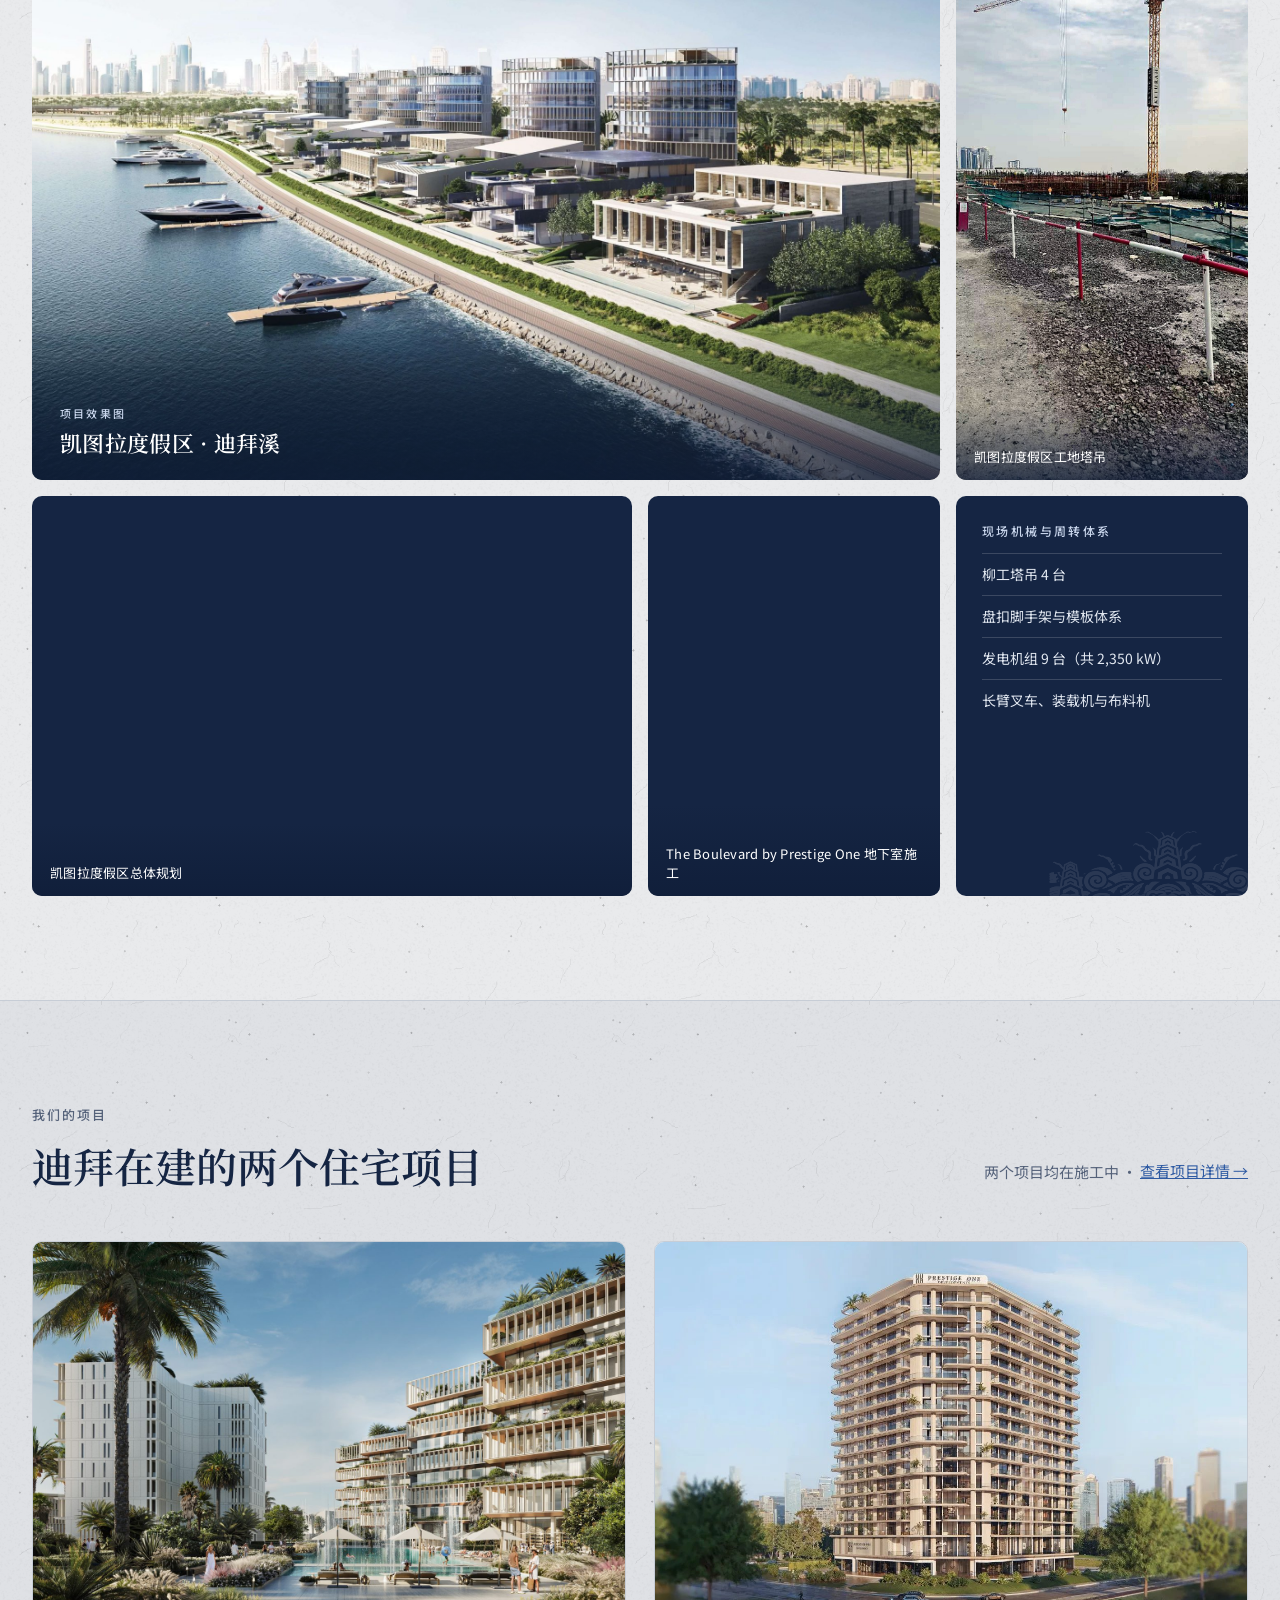
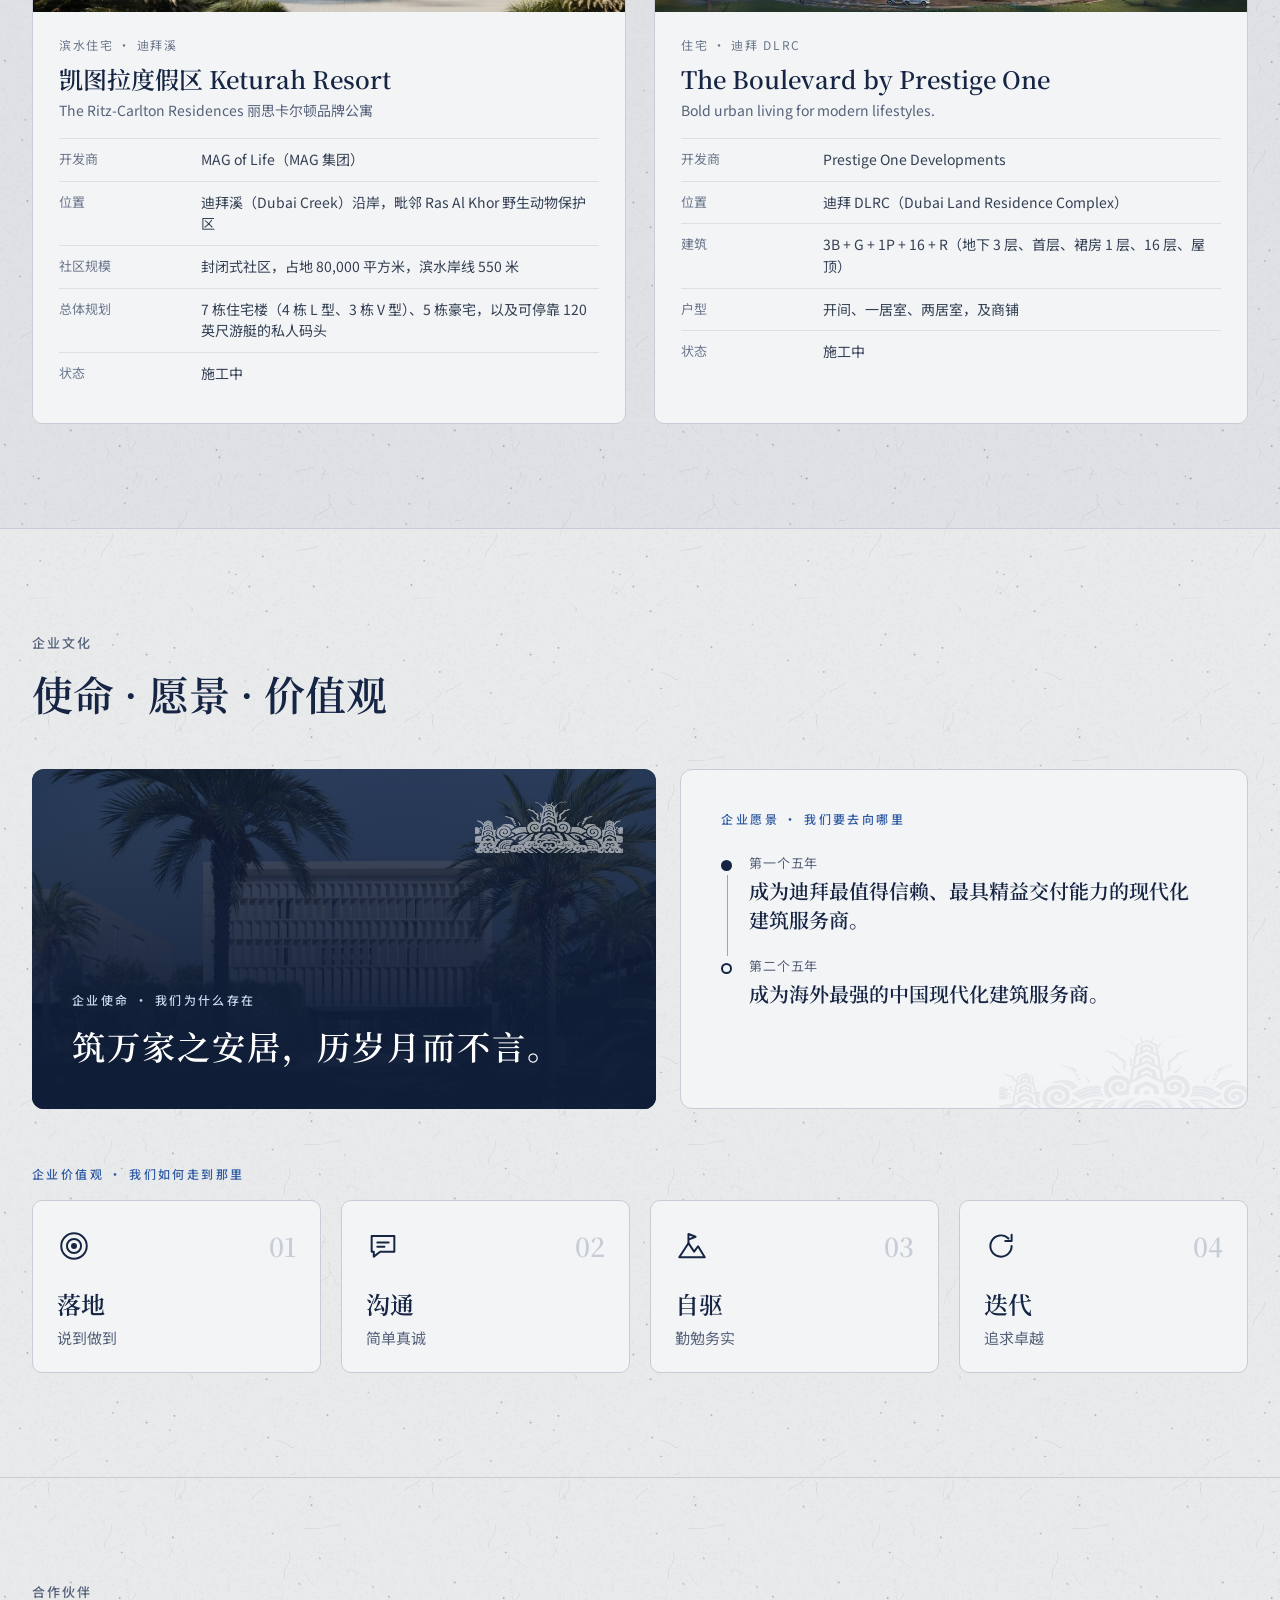
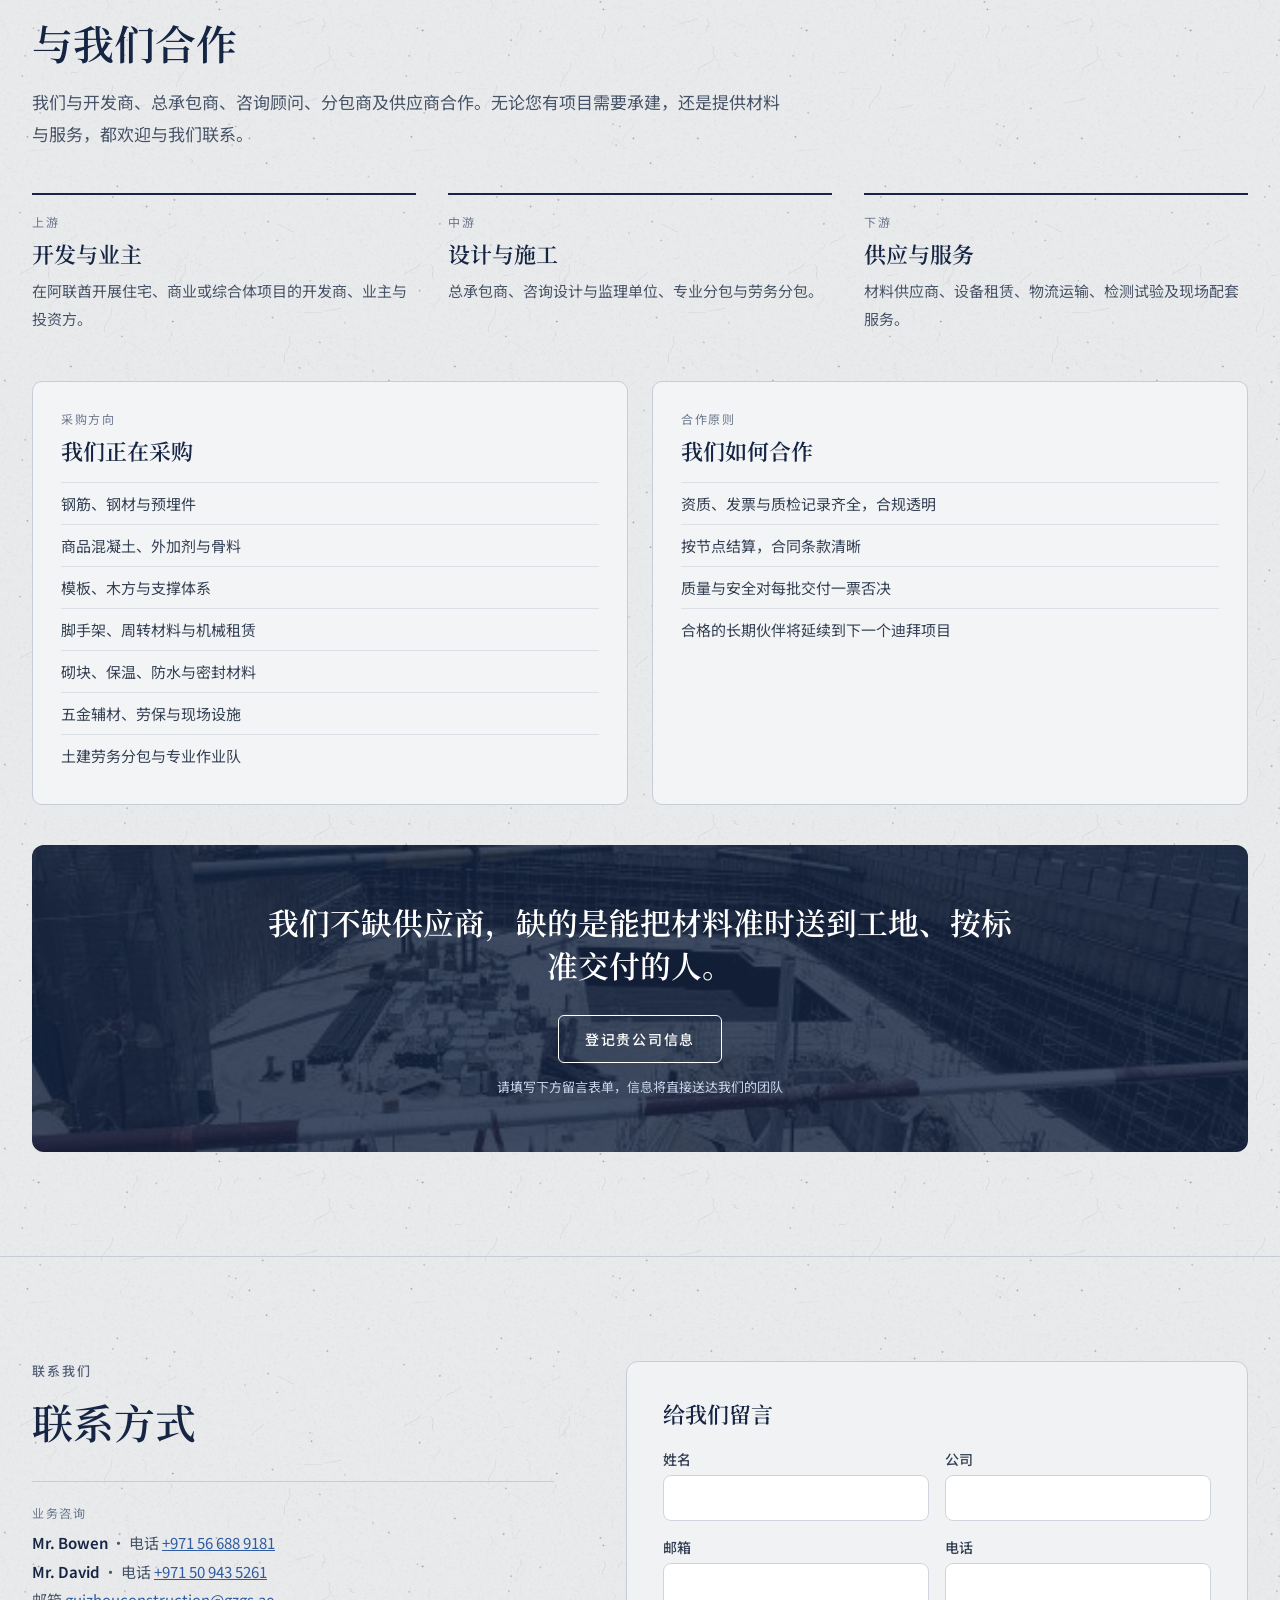
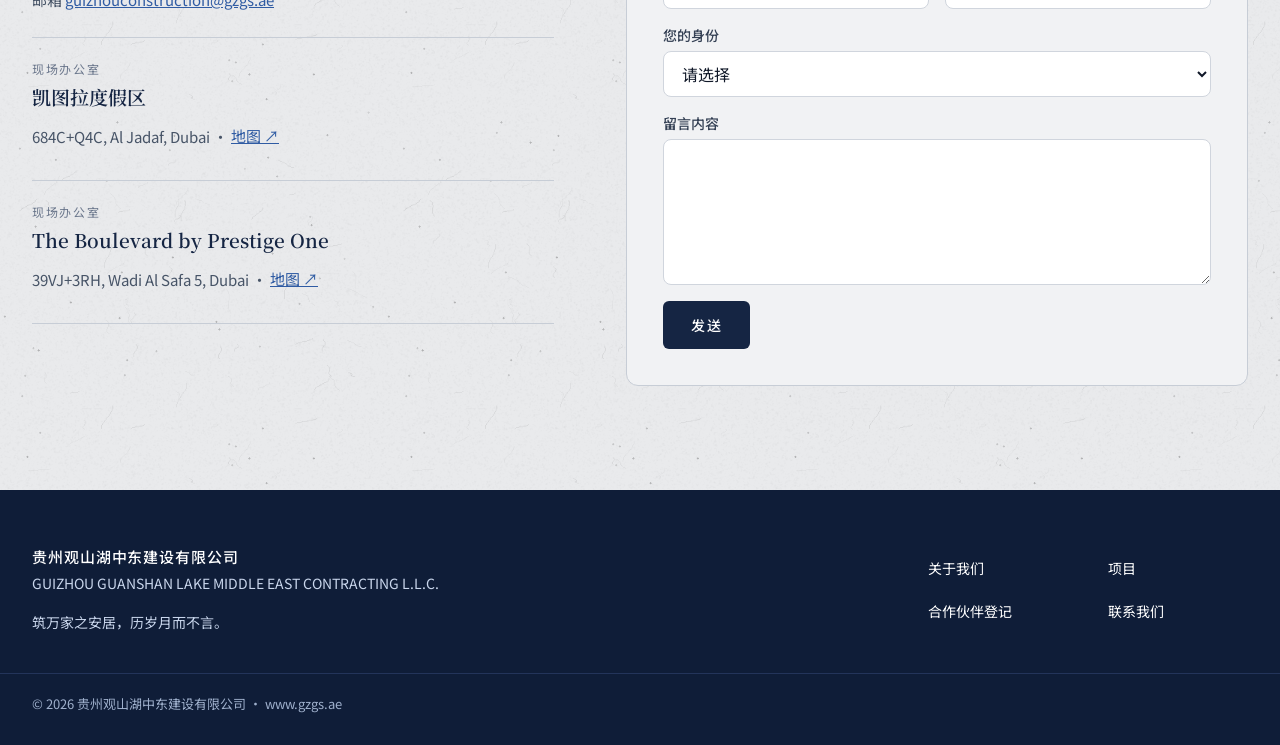
<file: zh/index.html>
<!doctype html>
<html lang="zh-CN">
<head>
<meta charset="utf-8">
<meta name="viewport" content="width=device-width, initial-scale=1">
<title>贵州观山湖中东建设有限公司 — 首页</title>
<meta name="description" content="贵州观山湖中东建设有限公司是迪拜持证建筑承包商，依托贵州建工集团的工程实力。">
<link rel="canonical" href="https://gzgs.ae/zh/">
<link rel="alternate" hreflang="en" href="https://gzgs.ae/">
<link rel="alternate" hreflang="zh-CN" href="https://gzgs.ae/zh/">
<link rel="alternate" hreflang="x-default" href="https://gzgs.ae/">
<meta property="og:type" content="website">
<meta property="og:title" content="贵州观山湖中东建设有限公司 — 首页">
<meta property="og:description" content="贵州观山湖中东建设有限公司是迪拜持证建筑承包商，依托贵州建工集团的工程实力。">
<meta property="og:url" content="https://gzgs.ae/zh/">
<meta property="og:image" content="https://gzgs.ae/assets/img/keturah-cover.jpg">
<meta name="theme-color" content="#152543">
<link rel="icon" type="image/png" sizes="32x32" href="../assets/img/favicon-32.png">
<link rel="apple-touch-icon" href="../assets/img/apple-touch-icon.png">
<link rel="preconnect" href="https://fonts.googleapis.com">
<link rel="preconnect" href="https://fonts.gstatic.com" crossorigin>
<link rel="stylesheet" href="https://fonts.googleapis.com/css2?family=Cormorant+Garamond:wght@500;600;700&amp;family=Inter:wght@400;500;600&amp;family=Noto+Sans+SC:wght@400;500;600&amp;family=Noto+Serif+SC:wght@500;600&amp;display=swap">
<style>
body{margin:0}
a{color:#152543}a:hover{color:#2F5BA3}
.paper{background-color:#E9EAEC;background-image:url(../assets/img/paper.png);background-size:384px 384px}

.mosaic{display:grid;grid-template-columns:repeat(4,minmax(0,1fr));gap:16px}
.mosaic .m-main{grid-column:1 / 4;grid-row:1 / 3}
.mosaic .m-tall{grid-column:4 / 5;grid-row:1 / 3}
.mosaic .m-wide{grid-column:1 / 3}
.mosaic .m-main figcaption{padding:80px 28px 22px;font-size:15px}
.mosaic figure{position:relative;margin:0;overflow:hidden;border-radius:10px;background:#152543}
.mosaic figure img{width:100%;height:100%;object-fit:cover;display:block;transition:transform .6s ease}
.mosaic figure:hover img{transform:scale(1.03)}
.mosaic figcaption{position:absolute;left:0;right:0;bottom:0;padding:40px 18px 14px;background:linear-gradient(180deg,rgba(15,29,56,0) 0%,rgba(15,29,56,.78) 100%);color:#fff;font-size:13px;letter-spacing:.02em}
.culture-grid{display:grid;grid-template-columns:minmax(0,1.1fr) minmax(0,1fr);gap:24px}
@media (max-width: 860px){
 .mosaic{grid-template-columns:1fr}
 .mosaic .m-main,.mosaic .m-tall,.mosaic .m-wide{grid-row:auto;grid-column:auto}
 .mosaic .m-tall img{aspect-ratio:3 / 4;height:auto}
 .culture-grid{grid-template-columns:1fr}
}

</style>
<link rel="stylesheet" href="../assets/css/site.css">
</head>
<body>

<div id="top" class="paper" style="font-family: 'Noto Sans SC', 'PingFang SC', sans-serif; color: #101828; min-height: 100vh">

<header style="background: transparent; border-bottom: 1px solid #C7CDD6">
<div style="max-width: 1320px; margin: 0 auto; padding: 14px 32px; display: flex; flex-wrap: wrap; align-items: center; justify-content: space-between; gap: 14px 32px">
<a href="#top" aria-label="Guizhou Guanshan Lake Construction — home" style="display: flex; flex-direction: column; align-items: center; gap: 3px; text-decoration: none; width: 204px">
<img src="../assets/img/logo.svg" alt="" aria-hidden="true" style="width: 204px; height: auto; display: block">
<span lang="en" style="font-family: 'Inter', sans-serif; font-weight: 600; font-size: 9.5px; letter-spacing: 0.01em; color: #152543; white-space: nowrap">GUIZHOU GUANSHAN LAKE CONSTRUCTION</span>
</a>
<nav aria-label="Main" style="display: flex; flex-wrap: wrap; align-items: center; gap: 4px 28px; font-family: 'Noto Sans SC', 'PingFang SC', sans-serif; font-weight: 500; font-size: 15px; letter-spacing: 0.08em">
<a href="about.html" style="text-decoration: none; padding: 14px 0; color: #152543">关于我们</a><a href="projects.html" style="text-decoration: none; padding: 14px 0; color: #152543">项目</a><a href="#partners" style="text-decoration: none; padding: 14px 0; color: #152543">合作伙伴</a><a href="contact.html" style="text-decoration: none; padding: 14px 0; color: #152543">联系我们</a>
<a href="../" lang="en" style="text-decoration: none; padding: 14px 0; color: #55627A; font-family: 'Inter', sans-serif; letter-spacing: 0.14em">EN</a>
<span style="display: flex; flex-wrap: wrap; gap: 10px">
<a href="#contact" style="display: inline-flex; align-items: center; min-height: 44px; padding: 0 20px; border-radius: 6px; background: #152543; color: #FFFFFF; text-decoration: none">合作伙伴登记</a>
<a href="#contact" style="display: inline-flex; align-items: center; min-height: 44px; padding: 0 20px; border-radius: 6px; border: 1px solid #152543; color: #152543; text-decoration: none">联系我们</a>
</span>
</nav>
</div>
</header>

<section aria-label="Introduction" style="position: relative; overflow: hidden; min-height: 680px; display: flex; align-items: flex-end; background: #0F1D38; color: #FFFFFF">
<img src="../assets/img/keturah-masterplan.jpg" alt="" aria-hidden="true" style="position: absolute; inset: 0; width: 100%; height: 100%; object-fit: cover">
<div aria-hidden="true" style="position: absolute; inset: 0; background: linear-gradient(90deg, rgba(15, 29, 56, 0.86) 0%, rgba(15, 29, 56, 0.55) 45%, rgba(15, 29, 56, 0.1) 100%)"></div>
<div style="position: relative; width: 100%; max-width: 1320px; margin: 0 auto; padding: 120px 32px 88px; box-sizing: border-box">
<p style="margin: 0; font-family: 'Noto Sans SC', 'PingFang SC', sans-serif; font-weight: 500; font-size: 14px; letter-spacing: 0.16em; color: #C9D6EC">迪拜持证建筑承包商 · 2025 年成立</p>
<h1 style="margin: 18px 0 0; font-family: 'Noto Serif SC', 'Songti SC', serif; font-weight: 600; font-size: clamp(38px, 4.4vw, 60px); line-height: 1.3; letter-spacing: 0.06em; max-width: 860px">筑万家之安居，<br>历岁月而不言。</h1>
<p style="margin: 24px 0 0; font-size: 18px; line-height: 1.85; color: #E1E7F0; max-width: 600px">迪拜持证建筑承包商，依托贵州建工集团的工程实力，承建迪拜住宅项目。</p>
<div style="display: flex; flex-wrap: wrap; gap: 12px; margin-top: 40px">
<a href="#projects" style="display: inline-flex; align-items: center; min-height: 48px; padding: 0 26px; border-radius: 6px; text-decoration: none; font-family: 'Noto Sans SC', 'PingFang SC', sans-serif; font-weight: 500; font-size: 14px; letter-spacing: 0.12em; border: 1px solid #FFFFFF; color: #FFFFFF">查看项目</a>
<a href="#partners" style="display: inline-flex; align-items: center; min-height: 48px; padding: 0 26px; border-radius: 6px; text-decoration: none; font-family: 'Noto Sans SC', 'PingFang SC', sans-serif; font-weight: 500; font-size: 14px; letter-spacing: 0.12em; background: #FFFFFF; color: #152543">成为合作伙伴</a>
</div>
</div>
</section>

<section id="about" aria-labelledby="about-title" style="background: transparent; border-top: 1px solid #C7CDD6">
<div style="max-width: 1320px; margin: 0 auto; padding: 104px 32px">
<div style="display: flex; flex-wrap: wrap; gap: 40px 80px; align-items: flex-start">
<div style="flex: 1 1 360px; min-width: 0">
<p style="margin: 0; font-family: 'Noto Sans SC', 'PingFang SC', sans-serif; font-weight: 500; font-size: 13px; letter-spacing: 0.16em; color: #55627A">关于我们</p>
<h2 id="about-title" style="margin: 14px 0 0; font-family: 'Noto Serif SC', 'Songti SC', serif; font-weight: 600; font-size: clamp(30px, 3.2vw, 44px); line-height: 1.35; color: #152543">迪拜持证承建企业，依托贵州建工实力</h2>
<p style="margin: 32px 0 0; font-family: 'Noto Sans SC', 'PingFang SC', sans-serif; font-weight: 500; font-size: 12px; letter-spacing: 0.2em; color: #2F5BA3">业务范围</p>
<ul style="margin: 12px 0 0; padding: 0; list-style: none; display: flex; flex-wrap: wrap; gap: 8px"><li style="padding: 8px 14px; border-radius: 6px; background: #F3F4F6; font-size: 14px; color: #344054">建筑工程承包</li><li style="padding: 8px 14px; border-radius: 6px; background: #F3F4F6; font-size: 14px; color: #344054">土建与结构施工</li></ul>
</div>
<div style="flex: 1 1 520px; min-width: 0">
<p style="margin: 0; font-size: 18px; line-height: 1.85; color: #344054">贵州观山湖中东建设有限公司是在阿联酋迪拜合法注册并持证经营的建筑工程企业，已获迪拜经济与旅游部（DET）批准注册。公司与开发商及总承包商保持长期稳定合作，是值得信赖的施工与分包合作伙伴。</p>
<p style="margin: 16px 0 0; font-size: 16px; line-height: 1.85; color: #475467">依托规范化管理体系、专业化施工能力及本地化执行团队，公司持续深耕阿联酋建筑市场，积极参与住宅、商业及综合体等各类建设项目。</p>
<a href="about.html" style="display: inline-flex; align-items: center; min-height: 44px; margin-top: 8px; font-size: 15px; color: #2F5BA3">了解更多 →</a>
<div style="margin-top: 24px; padding: 24px; border-radius: 10px; background: #F3F4F6; border-left: 3px solid #152543">
<p style="margin: 0; font-family: 'Noto Sans SC', 'PingFang SC', sans-serif; font-weight: 500; font-size: 12px; letter-spacing: 0.2em; color: #152543">集团后盾</p>
<p style="margin: 8px 0 0; font-size: 15px; line-height: 1.85; color: #475467">贵州建工集团：1952 年建企，房建与市政公用工程双特级总承包，6 项中国建筑工程鲁班奖，361 项国家专利，年施工产值超 700 亿元。</p>
</div>
</div>
</div>
<div style="display: grid; grid-template-columns: repeat(auto-fit, minmax(min(220px, 100%), 1fr)); gap: 0; margin-top: 72px; border-top: 1px solid #C7CDD6"><div style="padding: 32px 24px 0 0"><p style="margin: 0; font-family: 'Noto Serif SC', 'Songti SC', serif; font-weight: 600; font-size: 40px; line-height: 1; color: #152543">2</p><p style="margin: 10px 0 0; font-size: 14px; color: #55627A">迪拜在建项目</p></div><div style="padding: 32px 24px 0 0"><p style="margin: 0; font-family: 'Noto Serif SC', 'Songti SC', serif; font-weight: 600; font-size: 40px; line-height: 1; color: #152543">近 500</p><p style="margin: 10px 0 0; font-size: 14px; color: #55627A">项目执行团队</p></div><div style="padding: 32px 24px 0 0"><p style="margin: 0; font-family: 'Noto Serif SC', 'Songti SC', serif; font-weight: 600; font-size: 40px; line-height: 1; color: #152543">2025</p><p style="margin: 10px 0 0; font-size: 14px; color: #55627A">迪拜注册成立</p></div><div style="padding: 32px 24px 0 0"><p style="margin: 0; font-family: 'Noto Serif SC', 'Songti SC', serif; font-weight: 600; font-size: 40px; line-height: 1; color: #152543">1952</p><p style="margin: 10px 0 0; font-size: 14px; color: #55627A">集团创建</p></div></div>
<div style="margin-top: 56px"><div class="mosaic">
<figure class="m-main"><img loading="lazy" decoding="async" src="../assets/img/keturah-cover.jpg" alt="凯图拉度假区效果图" style="aspect-ratio: 16 / 10"><figcaption><span style="display: block; font-family: 'Noto Sans SC', 'PingFang SC', sans-serif; font-weight: 500; font-size: 11px; letter-spacing: 0.2em; color: #C9D6EC">项目效果图</span><span style="display: block; margin-top: 6px; font-family: 'Noto Serif SC', 'Songti SC', serif; font-weight: 600; font-size: 22px">凯图拉度假区 · 迪拜溪</span></figcaption></figure>
<figure class="m-tall"><img loading="lazy" decoding="async" src="../assets/img/site-crane.jpg" alt="凯图拉度假区工地塔吊" style="object-position: 50% 0%"><figcaption>凯图拉度假区工地塔吊</figcaption></figure>
<figure class="m-wide"><img loading="lazy" decoding="async" src="../assets/img/keturah-masterplan-labelled.jpg" alt="凯图拉度假区总体规划图" style="aspect-ratio: 3 / 2"><figcaption>凯图拉度假区总体规划</figcaption></figure>
<figure><img loading="lazy" decoding="async" src="../assets/img/site-basement.jpg" alt="The Boulevard by Prestige One 地下室施工"><figcaption>The Boulevard by Prestige One 地下室施工</figcaption></figure>
<div style="position: relative; overflow: hidden; border-radius: 10px; background: #152543; color: #FFFFFF; padding: 26px 26px 18px; display: flex; flex-direction: column">
<img loading="lazy" decoding="async" src="../assets/img/logo.svg" alt="" aria-hidden="true" style="position: absolute; right: -40px; bottom: -18px; width: 240px; opacity: 0.09; filter: brightness(0) invert(1)">
<p style="position: relative; margin: 0; font-family: 'Noto Sans SC', 'PingFang SC', sans-serif; font-weight: 500; font-size: 12px; letter-spacing: 0.2em; color: #C9D6EC">现场机械与周转体系</p>
<ul style="position: relative; margin: 14px 0 0; padding: 0; list-style: none; font-size: 14px; line-height: 1.5; color: #E1E7F0"><li style="padding: 10px 0; border-top: 1px solid rgba(255,255,255,.16)">柳工塔吊 4 台</li><li style="padding: 10px 0; border-top: 1px solid rgba(255,255,255,.16)">盘扣脚手架与模板体系</li><li style="padding: 10px 0; border-top: 1px solid rgba(255,255,255,.16)">发电机组 9 台（共 2,350 kW）</li><li style="padding: 10px 0; border-top: 1px solid rgba(255,255,255,.16)">长臂叉车、装载机与布料机</li></ul>
</div>
</div></div>
</div>
</section>

<section id="projects" aria-labelledby="projects-title" style="background: rgba(21, 37, 67, 0.045); border-top: 1px solid #C7CDD6">
<div style="max-width: 1320px; margin: 0 auto; padding: 104px 32px">
<div style="display: flex; flex-wrap: wrap; align-items: flex-end; justify-content: space-between; gap: 20px">
<div><p style="margin: 0; font-family: 'Noto Sans SC', 'PingFang SC', sans-serif; font-weight: 500; font-size: 13px; letter-spacing: 0.16em; color: #55627A">我们的项目</p><h2 id="projects-title" style="margin: 14px 0 0; font-family: 'Noto Serif SC', 'Songti SC', serif; font-weight: 600; font-size: clamp(30px, 3.2vw, 44px); line-height: 1.35; color: #152543">迪拜在建的两个住宅项目</h2></div>
<p style="margin: 0; font-size: 15px; color: #55627A">两个项目均在施工中 · <a href="projects.html" style="display: inline-flex; align-items: center; min-height: 44px; color: #2F5BA3">查看项目详情 →</a></p>
</div>
<div style="display: grid; grid-template-columns: repeat(auto-fit, minmax(min(380px, 100%), 1fr)); gap: 28px; margin-top: 48px">
<article style="background: #F3F4F6; border-radius: 10px; overflow: hidden; border: 1px solid #C7CDD6">
<img loading="lazy" decoding="async" src="../assets/img/keturah-01.jpg" alt="凯图拉度假区 Keturah Resort" style="width: 100%; aspect-ratio: 16 / 10; object-fit: cover; display: block">
<div style="padding: 24px 26px 28px">
<p style="margin: 0; font-family: 'Noto Sans SC', 'PingFang SC', sans-serif; font-size: 12px; letter-spacing: 0.14em; color: #6B778C">滨水住宅 · 迪拜溪</p>
<h3 style="margin: 8px 0 0; font-family: 'Noto Serif SC', 'Songti SC', serif; font-weight: 600; font-size: 24px; color: #152543">凯图拉度假区 Keturah Resort</h3>
<p style="margin: 4px 0 0; font-size: 14px; color: #55627A">The Ritz-Carlton Residences 丽思卡尔顿品牌公寓</p>
<dl style="margin: 18px 0 0"><div style="display: grid; grid-template-columns: 130px 1fr; gap: 12px; padding: 10px 0; border-top: 1px solid #DCDFE5"><dt style="font-size: 13px; color: #6B778C">开发商</dt><dd style="margin: 0; font-size: 14px; line-height: 1.55; color: #344054">MAG of Life（MAG 集团）</dd></div><div style="display: grid; grid-template-columns: 130px 1fr; gap: 12px; padding: 10px 0; border-top: 1px solid #DCDFE5"><dt style="font-size: 13px; color: #6B778C">位置</dt><dd style="margin: 0; font-size: 14px; line-height: 1.55; color: #344054">迪拜溪（Dubai Creek）沿岸，毗邻 Ras Al Khor 野生动物保护区</dd></div><div style="display: grid; grid-template-columns: 130px 1fr; gap: 12px; padding: 10px 0; border-top: 1px solid #DCDFE5"><dt style="font-size: 13px; color: #6B778C">社区规模</dt><dd style="margin: 0; font-size: 14px; line-height: 1.55; color: #344054">封闭式社区，占地 80,000 平方米，滨水岸线 550 米</dd></div><div style="display: grid; grid-template-columns: 130px 1fr; gap: 12px; padding: 10px 0; border-top: 1px solid #DCDFE5"><dt style="font-size: 13px; color: #6B778C">总体规划</dt><dd style="margin: 0; font-size: 14px; line-height: 1.55; color: #344054">7 栋住宅楼（4 栋 L 型、3 栋 V 型）、5 栋豪宅，以及可停靠 120 英尺游艇的私人码头</dd></div><div style="display: grid; grid-template-columns: 130px 1fr; gap: 12px; padding: 10px 0; border-top: 1px solid #DCDFE5"><dt style="font-size: 13px; color: #6B778C">状态</dt><dd style="margin: 0; font-size: 14px; line-height: 1.55; color: #344054">施工中</dd></div></dl>
</div>
</article>
<article style="background: #F3F4F6; border-radius: 10px; overflow: hidden; border: 1px solid #C7CDD6">
<img loading="lazy" decoding="async" src="../assets/img/boulevard-01.jpg" alt="The Boulevard by Prestige One" style="width: 100%; aspect-ratio: 16 / 10; object-fit: cover; display: block">
<div style="padding: 24px 26px 28px">
<p style="margin: 0; font-family: 'Noto Sans SC', 'PingFang SC', sans-serif; font-size: 12px; letter-spacing: 0.14em; color: #6B778C">住宅 · 迪拜 DLRC</p>
<h3 style="margin: 8px 0 0; font-family: 'Noto Serif SC', 'Songti SC', serif; font-weight: 600; font-size: 24px; color: #152543">The Boulevard by Prestige One</h3>
<p style="margin: 4px 0 0; font-size: 14px; color: #55627A">Bold urban living for modern lifestyles.</p>
<dl style="margin: 18px 0 0"><div style="display: grid; grid-template-columns: 130px 1fr; gap: 12px; padding: 10px 0; border-top: 1px solid #DCDFE5"><dt style="font-size: 13px; color: #6B778C">开发商</dt><dd style="margin: 0; font-size: 14px; line-height: 1.55; color: #344054">Prestige One Developments</dd></div><div style="display: grid; grid-template-columns: 130px 1fr; gap: 12px; padding: 10px 0; border-top: 1px solid #DCDFE5"><dt style="font-size: 13px; color: #6B778C">位置</dt><dd style="margin: 0; font-size: 14px; line-height: 1.55; color: #344054">迪拜 DLRC（Dubai Land Residence Complex）</dd></div><div style="display: grid; grid-template-columns: 130px 1fr; gap: 12px; padding: 10px 0; border-top: 1px solid #DCDFE5"><dt style="font-size: 13px; color: #6B778C">建筑</dt><dd style="margin: 0; font-size: 14px; line-height: 1.55; color: #344054">3B + G + 1P + 16 + R（地下 3 层、首层、裙房 1 层、16 层、屋顶）</dd></div><div style="display: grid; grid-template-columns: 130px 1fr; gap: 12px; padding: 10px 0; border-top: 1px solid #DCDFE5"><dt style="font-size: 13px; color: #6B778C">户型</dt><dd style="margin: 0; font-size: 14px; line-height: 1.55; color: #344054">开间、一居室、两居室，及商铺</dd></div><div style="display: grid; grid-template-columns: 130px 1fr; gap: 12px; padding: 10px 0; border-top: 1px solid #DCDFE5"><dt style="font-size: 13px; color: #6B778C">状态</dt><dd style="margin: 0; font-size: 14px; line-height: 1.55; color: #344054">施工中</dd></div></dl>
</div>
</article>
</div>
</div>
</section>

<section aria-labelledby="culture-title" style="border-top: 1px solid #C7CDD6">
<div style="max-width: 1320px; margin: 0 auto; padding: 104px 32px">
<p style="margin: 0; font-family: 'Noto Sans SC', 'PingFang SC', sans-serif; font-weight: 500; font-size: 13px; letter-spacing: 0.16em; color: #55627A">企业文化</p>
<h2 id="culture-title" style="margin: 14px 0 0; font-family: 'Noto Serif SC', 'Songti SC', serif; font-weight: 600; font-size: clamp(30px, 3.2vw, 44px); line-height: 1.35; color: #152543">使命 · 愿景 · 价值观</h2>
<div class="culture-grid" style="margin-top: 48px">
<div style="position: relative; overflow: hidden; border-radius: 12px; background: #0F1D38; color: #FFFFFF; min-height: 340px; display: flex; flex-direction: column; justify-content: flex-end; padding: 40px">
<img loading="lazy" decoding="async" src="../assets/img/keturah-facade.jpg" alt="" aria-hidden="true" style="position: absolute; inset: 0; width: 100%; height: 100%; object-fit: cover; opacity: 0.38">
<div aria-hidden="true" style="position: absolute; inset: 0; background: linear-gradient(180deg, rgba(15,29,56,.25) 0%, rgba(15,29,56,.92) 78%)"></div>
<img loading="lazy" decoding="async" src="../assets/img/logo.svg" alt="" aria-hidden="true" style="position: absolute; right: 32px; top: 30px; width: 150px; opacity: 0.55; filter: brightness(0) invert(1)">
<p style="position: relative; margin: 0; font-family: 'Noto Sans SC', 'PingFang SC', sans-serif; font-weight: 500; font-size: 12px; letter-spacing: 0.2em; color: #C9D6EC">企业使命 · 我们为什么存在</p>
<p style="position: relative; margin: 16px 0 0; font-family: 'Noto Serif SC', 'Songti SC', serif; font-weight: 600; font-size: clamp(26px, 2.6vw, 36px); line-height: 1.35; letter-spacing: 0.06em">筑万家之安居，历岁月而不言。</p>
</div>
<div style="position: relative; overflow: hidden; border: 1px solid #C7CDD6; border-radius: 12px; padding: 40px; background: #F3F4F6">
<img loading="lazy" decoding="async" src="../assets/img/logo.svg" alt="" aria-hidden="true" style="position: absolute; right: -50px; bottom: -30px; width: 300px; opacity: 0.06">
<p style="position: relative; margin: 0; font-family: 'Noto Sans SC', 'PingFang SC', sans-serif; font-weight: 500; font-size: 12px; letter-spacing: 0.2em; color: #2F5BA3">企业愿景 · 我们要去向哪里</p>
<ol style="position: relative; margin: 26px 0 0; padding: 0; list-style: none"><li style="position: relative; padding: 0 0 22px 28px">
<span aria-hidden="true" style="position: absolute; left: 0; top: 7px; width: 11px; height: 11px; border-radius: 50%; border: 2px solid #152543; background: #152543"></span>
<span aria-hidden="true" style="position: absolute; left: 6px; top: 22px; bottom: 0; width: 1px; background: #9AA6B8"></span>
<span style="display: block; font-size: 13px; letter-spacing: 0.06em; color: #55627A">第一个五年</span>
<span style="display: block; margin-top: 4px; font-family: 'Noto Serif SC', 'Songti SC', serif; font-weight: 600; font-size: 20px; line-height: 1.45; color: #152543">成为迪拜最值得信赖、最具精益交付能力的现代化建筑服务商。</span></li><li style="position: relative; padding: 0 0 22px 28px">
<span aria-hidden="true" style="position: absolute; left: 0; top: 7px; width: 11px; height: 11px; border-radius: 50%; border: 2px solid #152543; background: #F3F4F6"></span>

<span style="display: block; font-size: 13px; letter-spacing: 0.06em; color: #55627A">第二个五年</span>
<span style="display: block; margin-top: 4px; font-family: 'Noto Serif SC', 'Songti SC', serif; font-weight: 600; font-size: 20px; line-height: 1.45; color: #152543">成为海外最强的中国现代化建筑服务商。</span></li></ol>
</div>
</div>
<p style="margin: 0; font-family: 'Noto Sans SC', 'PingFang SC', sans-serif; font-weight: 500; font-size: 12px; letter-spacing: 0.2em; color: #2F5BA3; margin-top: 56px">企业价值观 · 我们如何走到那里</p>
<div style="display: grid; grid-template-columns: repeat(auto-fit, minmax(min(240px, 100%), 1fr)); gap: 20px; margin-top: 18px"><div style="background: #F3F4F6; border: 1px solid #C7CDD6; border-radius: 10px; padding: 26px 24px 24px">
<div style="display: flex; align-items: center; justify-content: space-between">
<svg aria-hidden="true" width="34" height="34" viewBox="0 0 24 24" fill="none" stroke="#152543" stroke-width="1.4" stroke-linecap="round" stroke-linejoin="round"><circle cx="12" cy="12" r="9"/><circle cx="12" cy="12" r="5"/><circle cx="12" cy="12" r="1.4" fill="#152543"/></svg>
<span style="font-family: 'Noto Serif SC', 'Songti SC', serif; font-weight: 600; font-size: 26px; color: #C7CDD6">01</span></div>
<p style="margin: 22px 0 0; font-family: 'Noto Serif SC', 'Songti SC', serif; font-weight: 600; font-size: 24px; color: #152543">落地</p>
<p style="margin: 6px 0 0; font-size: 15px; color: #55627A">说到做到</p></div><div style="background: #F3F4F6; border: 1px solid #C7CDD6; border-radius: 10px; padding: 26px 24px 24px">
<div style="display: flex; align-items: center; justify-content: space-between">
<svg aria-hidden="true" width="34" height="34" viewBox="0 0 24 24" fill="none" stroke="#152543" stroke-width="1.4" stroke-linecap="round" stroke-linejoin="round"><path d="M4 5h16v11H10l-4.5 3.5V16H4z"/><path d="M8 9.5h8M8 12.5h5"/></svg>
<span style="font-family: 'Noto Serif SC', 'Songti SC', serif; font-weight: 600; font-size: 26px; color: #C7CDD6">02</span></div>
<p style="margin: 22px 0 0; font-family: 'Noto Serif SC', 'Songti SC', serif; font-weight: 600; font-size: 24px; color: #152543">沟通</p>
<p style="margin: 6px 0 0; font-size: 15px; color: #55627A">简单真诚</p></div><div style="background: #F3F4F6; border: 1px solid #C7CDD6; border-radius: 10px; padding: 26px 24px 24px">
<div style="display: flex; align-items: center; justify-content: space-between">
<svg aria-hidden="true" width="34" height="34" viewBox="0 0 24 24" fill="none" stroke="#152543" stroke-width="1.4" stroke-linecap="round" stroke-linejoin="round"><path d="M3 20l6.5-10 4 6 2.8-3.8L21 20z"/><path d="M9.5 10V3.5l5 2-5 2"/></svg>
<span style="font-family: 'Noto Serif SC', 'Songti SC', serif; font-weight: 600; font-size: 26px; color: #C7CDD6">03</span></div>
<p style="margin: 22px 0 0; font-family: 'Noto Serif SC', 'Songti SC', serif; font-weight: 600; font-size: 24px; color: #152543">自驱</p>
<p style="margin: 6px 0 0; font-size: 15px; color: #55627A">勤勉务实</p></div><div style="background: #F3F4F6; border: 1px solid #C7CDD6; border-radius: 10px; padding: 26px 24px 24px">
<div style="display: flex; align-items: center; justify-content: space-between">
<svg aria-hidden="true" width="34" height="34" viewBox="0 0 24 24" fill="none" stroke="#152543" stroke-width="1.4" stroke-linecap="round" stroke-linejoin="round"><path d="M19.5 12a7.5 7.5 0 1 1-2.2-5.3"/><path d="M19.5 4v4.5H15"/></svg>
<span style="font-family: 'Noto Serif SC', 'Songti SC', serif; font-weight: 600; font-size: 26px; color: #C7CDD6">04</span></div>
<p style="margin: 22px 0 0; font-family: 'Noto Serif SC', 'Songti SC', serif; font-weight: 600; font-size: 24px; color: #152543">迭代</p>
<p style="margin: 6px 0 0; font-size: 15px; color: #55627A">追求卓越</p></div></div>
</div>
</section>

<section id="partners" aria-labelledby="partners-title" style="background: transparent; border-top: 1px solid #C7CDD6">
<div style="max-width: 1320px; margin: 0 auto; padding: 104px 32px">
<p style="margin: 0; font-family: 'Noto Sans SC', 'PingFang SC', sans-serif; font-weight: 500; font-size: 13px; letter-spacing: 0.16em; color: #55627A">合作伙伴</p>
<h2 id="partners-title" style="margin: 14px 0 0; font-family: 'Noto Serif SC', 'Songti SC', serif; font-weight: 600; font-size: clamp(30px, 3.2vw, 44px); line-height: 1.35; color: #152543">与我们合作</h2>
<p style="margin: 16px 0 0; font-size: 17px; line-height: 1.85; color: #475467; max-width: 760px">我们与开发商、总承包商、咨询顾问、分包商及供应商合作。无论您有项目需要承建，还是提供材料与服务，都欢迎与我们联系。</p>
<div style="display: grid; grid-template-columns: repeat(auto-fit, minmax(min(280px, 100%), 1fr)); gap: 32px; margin-top: 44px"><div style="border-top: 2px solid #152543; padding-top: 18px"><p style="margin: 0; font-family: 'Noto Sans SC', 'PingFang SC', sans-serif; font-size: 12px; letter-spacing: 0.14em; color: #6B778C">上游</p><h3 style="margin: 8px 0 0; font-family: 'Noto Serif SC', 'Songti SC', serif; font-weight: 600; font-size: 22px; color: #152543">开发与业主</h3><p style="margin: 8px 0 0; font-size: 15px; line-height: 1.85; color: #475467">在阿联酋开展住宅、商业或综合体项目的开发商、业主与投资方。</p></div><div style="border-top: 2px solid #152543; padding-top: 18px"><p style="margin: 0; font-family: 'Noto Sans SC', 'PingFang SC', sans-serif; font-size: 12px; letter-spacing: 0.14em; color: #6B778C">中游</p><h3 style="margin: 8px 0 0; font-family: 'Noto Serif SC', 'Songti SC', serif; font-weight: 600; font-size: 22px; color: #152543">设计与施工</h3><p style="margin: 8px 0 0; font-size: 15px; line-height: 1.85; color: #475467">总承包商、咨询设计与监理单位、专业分包与劳务分包。</p></div><div style="border-top: 2px solid #152543; padding-top: 18px"><p style="margin: 0; font-family: 'Noto Sans SC', 'PingFang SC', sans-serif; font-size: 12px; letter-spacing: 0.14em; color: #6B778C">下游</p><h3 style="margin: 8px 0 0; font-family: 'Noto Serif SC', 'Songti SC', serif; font-weight: 600; font-size: 22px; color: #152543">供应与服务</h3><p style="margin: 8px 0 0; font-size: 15px; line-height: 1.85; color: #475467">材料供应商、设备租赁、物流运输、检测试验及现场配套服务。</p></div></div>
<div style="display: grid; grid-template-columns: repeat(auto-fit, minmax(min(340px, 100%), 1fr)); gap: 24px; margin-top: 48px">
<div style="background: #F3F4F6; border-radius: 10px; padding: 28px; border: 1px solid #C7CDD6"><p style="margin: 0; font-family: 'Noto Sans SC', 'PingFang SC', sans-serif; font-size: 12px; letter-spacing: 0.14em; color: #6B778C">采购方向</p><h3 style="margin: 8px 0 16px; font-family: 'Noto Serif SC', 'Songti SC', serif; font-weight: 600; font-size: 22px; color: #152543">我们正在采购</h3><ul style="margin: 0; padding: 0; list-style: none; font-size: 15px; color: #344054"><li style="padding: 10px 0; border-top: 1px solid #DCDFE5">钢筋、钢材与预埋件</li><li style="padding: 10px 0; border-top: 1px solid #DCDFE5">商品混凝土、外加剂与骨料</li><li style="padding: 10px 0; border-top: 1px solid #DCDFE5">模板、木方与支撑体系</li><li style="padding: 10px 0; border-top: 1px solid #DCDFE5">脚手架、周转材料与机械租赁</li><li style="padding: 10px 0; border-top: 1px solid #DCDFE5">砌块、保温、防水与密封材料</li><li style="padding: 10px 0; border-top: 1px solid #DCDFE5">五金辅材、劳保与现场设施</li><li style="padding: 10px 0; border-top: 1px solid #DCDFE5">土建劳务分包与专业作业队</li></ul></div>
<div style="background: #F3F4F6; border-radius: 10px; padding: 28px; border: 1px solid #C7CDD6"><p style="margin: 0; font-family: 'Noto Sans SC', 'PingFang SC', sans-serif; font-size: 12px; letter-spacing: 0.14em; color: #6B778C">合作原则</p><h3 style="margin: 8px 0 16px; font-family: 'Noto Serif SC', 'Songti SC', serif; font-weight: 600; font-size: 22px; color: #152543">我们如何合作</h3><ul style="margin: 0; padding: 0; list-style: none; font-size: 15px; color: #344054"><li style="padding: 10px 0; border-top: 1px solid #DCDFE5">资质、发票与质检记录齐全，合规透明</li><li style="padding: 10px 0; border-top: 1px solid #DCDFE5">按节点结算，合同条款清晰</li><li style="padding: 10px 0; border-top: 1px solid #DCDFE5">质量与安全对每批交付一票否决</li><li style="padding: 10px 0; border-top: 1px solid #DCDFE5">合格的长期伙伴将延续到下一个迪拜项目</li></ul></div>
</div>
<div style="position: relative; overflow: hidden; margin-top: 40px; border-radius: 12px; background: #152543; color: #FFFFFF; padding: 56px 40px; text-align: center">
<img loading="lazy" decoding="async" src="../assets/img/site-texture.jpg" alt="" aria-hidden="true" style="position: absolute; inset: 0; width: 100%; height: 100%; object-fit: cover; opacity: 0.18">
<p style="position: relative; margin: 0 auto; max-width: 760px; font-family: 'Noto Serif SC', 'Songti SC', serif; font-weight: 600; font-size: clamp(22px, 2.4vw, 32px); line-height: 1.4">我们不缺供应商，缺的是能把材料准时送到工地、按标准交付的人。</p>
<a href="#contact" style="position: relative; display: inline-flex; align-items: center; min-height: 48px; padding: 0 26px; border-radius: 6px; text-decoration: none; font-family: 'Noto Sans SC', 'PingFang SC', sans-serif; font-weight: 500; font-size: 14px; letter-spacing: 0.12em; margin-top: 28px; border: 1px solid #FFFFFF; color: #FFFFFF">登记贵公司信息</a>
<p style="position: relative; margin: 14px 0 0; font-size: 13px; color: #C9D6EC">请填写下方留言表单，信息将直接送达我们的团队</p>
</div>
</div>
</section>

<section id="contact" aria-labelledby="contact-title" style="background: transparent; border-top: 1px solid #C7CDD6">
<div style="max-width: 1320px; margin: 0 auto; padding: 104px 32px; display: flex; flex-wrap: wrap; gap: 48px 72px">
<div style="flex: 1 1 380px; min-width: 0">
<p style="margin: 0; font-family: 'Noto Sans SC', 'PingFang SC', sans-serif; font-weight: 500; font-size: 13px; letter-spacing: 0.16em; color: #55627A">联系我们</p>
<h2 id="contact-title" style="margin: 14px 0 0; font-family: 'Noto Serif SC', 'Songti SC', serif; font-weight: 600; font-size: clamp(30px, 3.2vw, 44px); line-height: 1.35; color: #152543">联系方式</h2>
<div style="margin-top: 32px; display: flex; flex-direction: column">
<div style="padding: 22px 0; border-top: 1px solid #C7CDD6">
<p style="margin: 0; font-family: 'Noto Sans SC', 'PingFang SC', sans-serif; font-size: 12px; letter-spacing: 0.14em; color: #6B778C">业务咨询</p>
<p style="margin: 8px 0 0; font-size: 15px; line-height: 1.9; color: #475467"><span style="display: block"><span style="font-weight: 600; color: #152543">Mr. Bowen</span> · 电话 <a href="tel:+971566889181" style="color: #2F5BA3">+971 56 688 9181</a></span><span style="display: block"><span style="font-weight: 600; color: #152543">Mr. David</span> · 电话 <a href="tel:+971509435261" style="color: #2F5BA3">+971 50 943 5261</a></span><span style="display: block">邮箱 <a href="mailto:guizhouconstruction@gzgs.ae" style="color: #2F5BA3">guizhouconstruction@gzgs.ae</a></span></p>
</div>
<div style="padding: 22px 0; border-top: 1px solid #C7CDD6">
<p style="margin: 0; font-family: 'Noto Sans SC', 'PingFang SC', sans-serif; font-size: 12px; letter-spacing: 0.14em; color: #6B778C">现场办公室</p>
<h3 style="margin: 6px 0 0; font-family: 'Noto Serif SC', 'Songti SC', serif; font-weight: 600; font-size: 19px; color: #152543">凯图拉度假区</h3>
<p style="margin: 4px 0 0; font-size: 15px; color: #475467">684C+Q4C, Al Jadaf, Dubai · <a href="https://www.google.com/maps/search/?api=1&amp;query=684C%2BQ4C%20Al%20Jadaf%20Dubai" style="display: inline-flex; align-items: center; min-height: 44px; color: #2F5BA3">地图 ↗</a></p>
</div>
<div style="padding: 22px 0; border-top: 1px solid #C7CDD6; border-bottom: 1px solid #C7CDD6">
<p style="margin: 0; font-family: 'Noto Sans SC', 'PingFang SC', sans-serif; font-size: 12px; letter-spacing: 0.14em; color: #6B778C">现场办公室</p>
<h3 style="margin: 6px 0 0; font-family: 'Noto Serif SC', 'Songti SC', serif; font-weight: 600; font-size: 19px; color: #152543">The Boulevard by Prestige One</h3>
<p style="margin: 4px 0 0; font-size: 15px; color: #475467">39VJ+3RH, Wadi Al Safa 5, Dubai · <a href="https://www.google.com/maps/search/?api=1&amp;query=39VJ%2B3RH%20Wadi%20Al%20Safa%205%20Dubai" style="display: inline-flex; align-items: center; min-height: 44px; color: #2F5BA3">地图 ↗</a></p>
</div>
</div>
</div>
<form aria-label="给我们留言" class="lark-form" data-page="Home" data-lang="zh-CN" novalidate style="flex: 1 1 480px; min-width: 0; display: flex; flex-direction: column; gap: 16px; background: #F1F2F4; border-radius: 12px; border: 1px solid #C7CDD6; padding: 36px; box-sizing: border-box">
<p style="margin: 0 0 4px; font-family: 'Noto Serif SC', 'Songti SC', serif; font-weight: 600; font-size: 22px; color: #152543">给我们留言</p>
<div style="display: grid; grid-template-columns: repeat(auto-fit, minmax(min(240px, 100%), 1fr)); gap: 16px">
<label style="display: flex; flex-direction: column; gap: 6px; font-size: 14px; font-weight: 500; color: #344054">姓名<input name="name" type="text" required autocomplete="name" style="min-height: 46px; border: 1px solid #D0D5DD; border-radius: 8px; background: #FFFFFF; padding: 0 14px; font: inherit; font-weight: 400; font-size: 16px; color: #101828"></label>
<label style="display: flex; flex-direction: column; gap: 6px; font-size: 14px; font-weight: 500; color: #344054">公司<input name="company" type="text" autocomplete="organization" style="min-height: 46px; border: 1px solid #D0D5DD; border-radius: 8px; background: #FFFFFF; padding: 0 14px; font: inherit; font-weight: 400; font-size: 16px; color: #101828"></label>
<label style="display: flex; flex-direction: column; gap: 6px; font-size: 14px; font-weight: 500; color: #344054">邮箱<input name="email" type="email" required autocomplete="email" style="min-height: 46px; border: 1px solid #D0D5DD; border-radius: 8px; background: #FFFFFF; padding: 0 14px; font: inherit; font-weight: 400; font-size: 16px; color: #101828"></label>
<label style="display: flex; flex-direction: column; gap: 6px; font-size: 14px; font-weight: 500; color: #344054">电话<input name="phone" type="tel" autocomplete="tel" style="min-height: 46px; border: 1px solid #D0D5DD; border-radius: 8px; background: #FFFFFF; padding: 0 14px; font: inherit; font-weight: 400; font-size: 16px; color: #101828"></label>
</div>
<label style="display: flex; flex-direction: column; gap: 6px; font-size: 14px; font-weight: 500; color: #344054">您的身份<select name="partner_type" required style="min-height: 46px; border: 1px solid #D0D5DD; border-radius: 8px; background: #FFFFFF; padding: 0 14px; font: inherit; font-weight: 400; font-size: 16px; color: #101828"><option value="">请选择</option><optgroup label="上游 · 开发与业主"><option value="开发商 / 业主 / 投资方" data-chain="上游">开发商 / 业主 / 投资方</option></optgroup><optgroup label="中游 · 设计与施工"><option value="总承包商" data-chain="中游">总承包商</option><option value="咨询 / 设计 / 监理" data-chain="中游">咨询 / 设计 / 监理</option><option value="分包商（专业或劳务）" data-chain="中游">分包商（专业或劳务）</option></optgroup><optgroup label="下游 · 供应与服务"><option value="材料供应商" data-chain="下游">材料供应商</option><option value="设备租赁" data-chain="下游">设备租赁</option><option value="服务商（物流、检测、营地等）" data-chain="下游">服务商（物流、检测、营地等）</option></optgroup><optgroup label="其他"><option value="其他" data-chain="其他">其他</option></optgroup></select></label>
<label style="display: flex; flex-direction: column; gap: 6px; font-size: 14px; font-weight: 500; color: #344054">留言内容<textarea name="message" rows="5" required style="min-height: 46px; border: 1px solid #D0D5DD; border-radius: 8px; background: #FFFFFF; padding: 0 14px; font: inherit; font-weight: 400; font-size: 16px; color: #101828; min-height: 0; padding: 12px 14px; resize: vertical"></textarea></label>
<button type="submit" data-sending="发送中…" style="align-self: flex-start; min-height: 48px; padding: 0 28px; border: 0; border-radius: 6px; background: #152543; color: #FFFFFF; font-family: 'Noto Sans SC', 'PingFang SC', sans-serif; font-weight: 500; font-size: 14px; letter-spacing: 0.12em; cursor: pointer">发送</button>
<p role="status" class="form-ok" hidden style="margin: 0; padding: 12px 14px; border-radius: 8px; background: #E6EEF7; color: #152543; font-size: 15px">感谢您的留言，信息已送达我们的团队，我们会尽快与您联系。</p>
<p role="alert" class="form-err" hidden style="margin: 0; padding: 12px 14px; border-radius: 8px; background: #FBEAEA; color: #8A1C1C; font-size: 15px">抱歉，留言未能发送，请发邮件联系我们或稍后重试。 <a href="mailto:guizhouconstruction@gzgs.ae" style="color: #8A1C1C">guizhouconstruction@gzgs.ae</a></p>

</form>
</div>
</section>

<footer style="background: #0F1D38; color: #C9D6EC">
<div style="max-width: 1320px; margin: 0 auto; padding: 56px 32px 40px; display: flex; flex-wrap: wrap; justify-content: space-between; gap: 32px">
<div style="flex: 1 1 380px; min-width: 0">
<p style="margin: 0; font-family: 'Noto Sans SC', 'PingFang SC', sans-serif; font-weight: 500; font-size: 15px; letter-spacing: 0.06em; color: #FFFFFF">贵州观山湖中东建设有限公司</p>
<p lang="en" style="margin: 6px 0 0; font-size: 14px">GUIZHOU GUANSHAN LAKE MIDDLE EAST CONTRACTING L.L.C.</p>
<p style="margin: 18px 0 0; font-size: 14px; line-height: 1.6; max-width: 420px">筑万家之安居，历岁月而不言。</p>
</div>
<nav aria-label="Footer" style="display: grid; grid-template-columns: repeat(2, minmax(140px, auto)); gap: 0 40px; font-size: 14px"><a href="about.html" style="display: inline-flex; align-items: center; min-height: 40px; color: #FFFFFF; text-decoration: none">关于我们</a><a href="projects.html" style="display: inline-flex; align-items: center; min-height: 40px; color: #FFFFFF; text-decoration: none">项目</a><a href="contact.html#form" style="display: inline-flex; align-items: center; min-height: 40px; color: #FFFFFF; text-decoration: none">合作伙伴登记</a><a href="contact.html" style="display: inline-flex; align-items: center; min-height: 40px; color: #FFFFFF; text-decoration: none">联系我们</a></nav>
</div>
<div style="max-width: 1320px; margin: 0 auto; padding: 20px 32px 32px; border-top: 1px solid #23345A; font-size: 13px; color: #9FB0CC">© 2026 贵州观山湖中东建设有限公司 · www.gzgs.ae</div>
</footer>

</div>

<script src="../assets/js/form.js" defer></script>
</body>
</html>
</file>
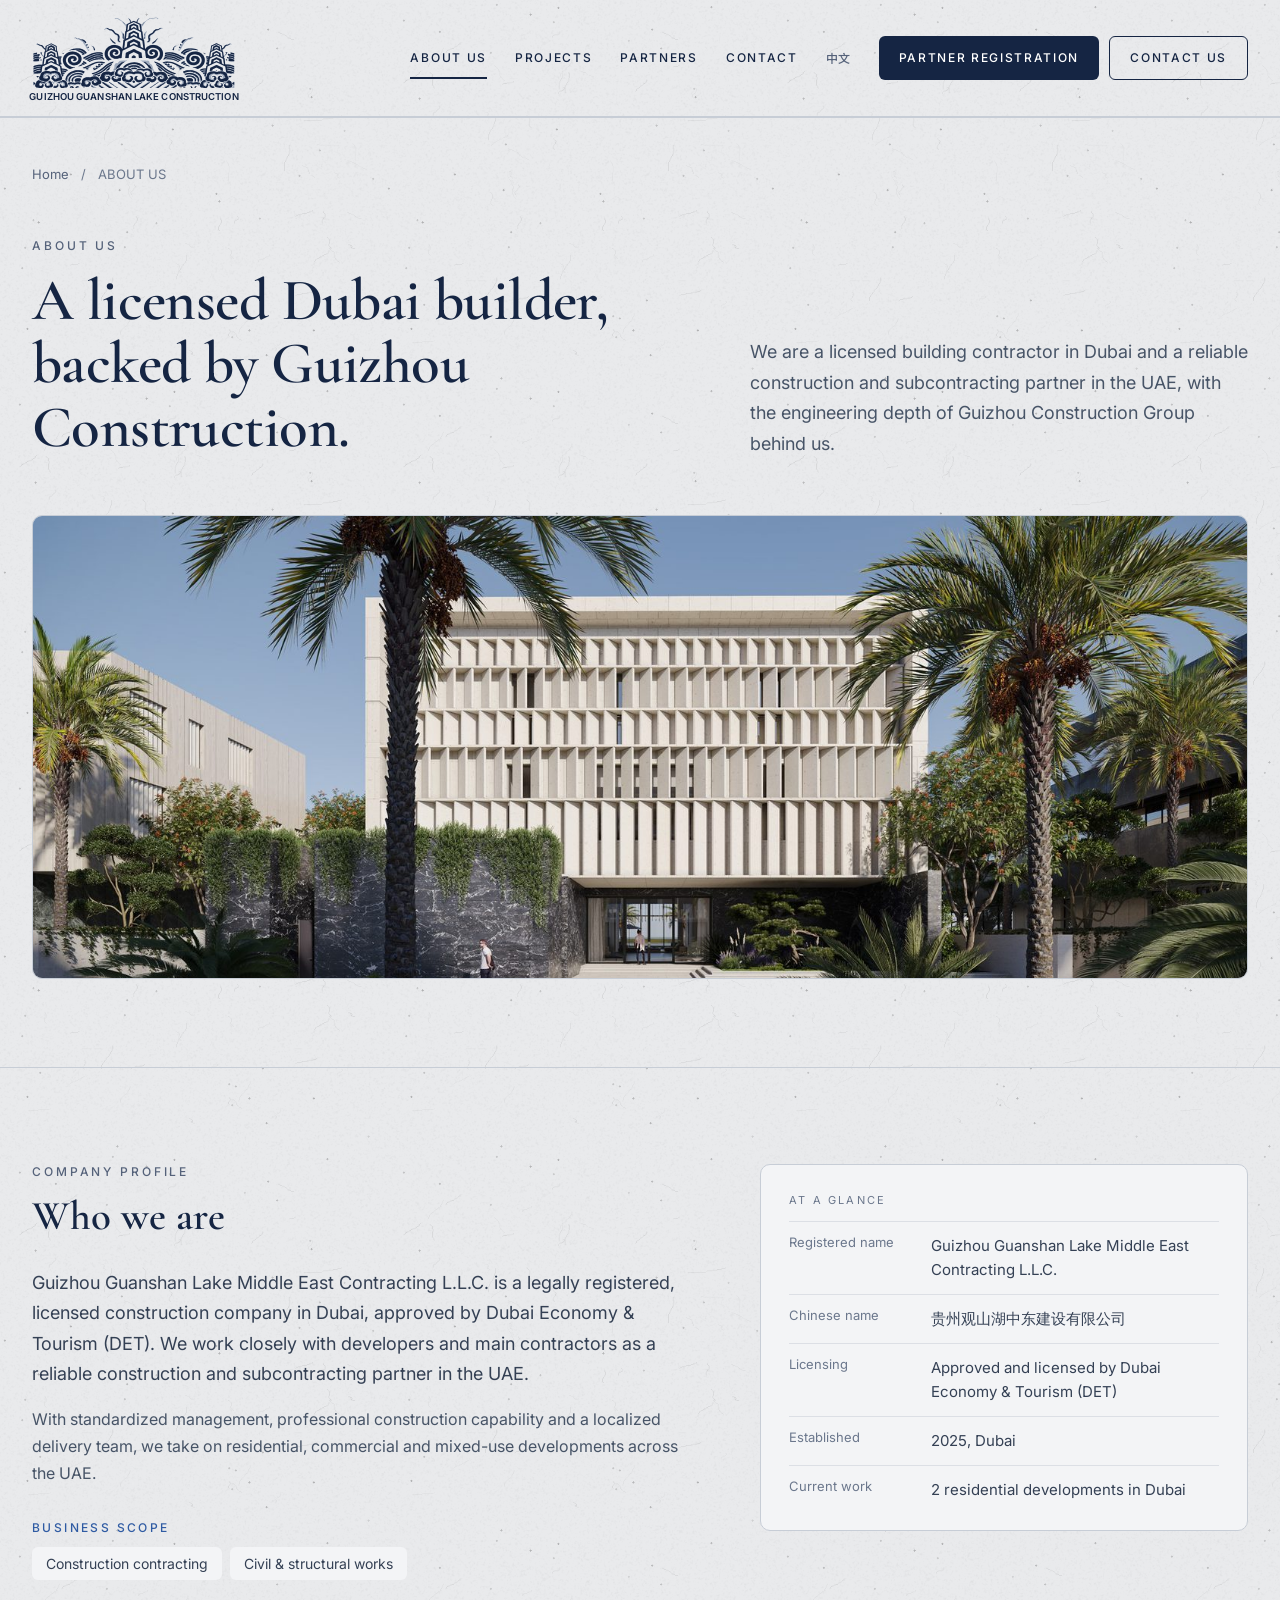
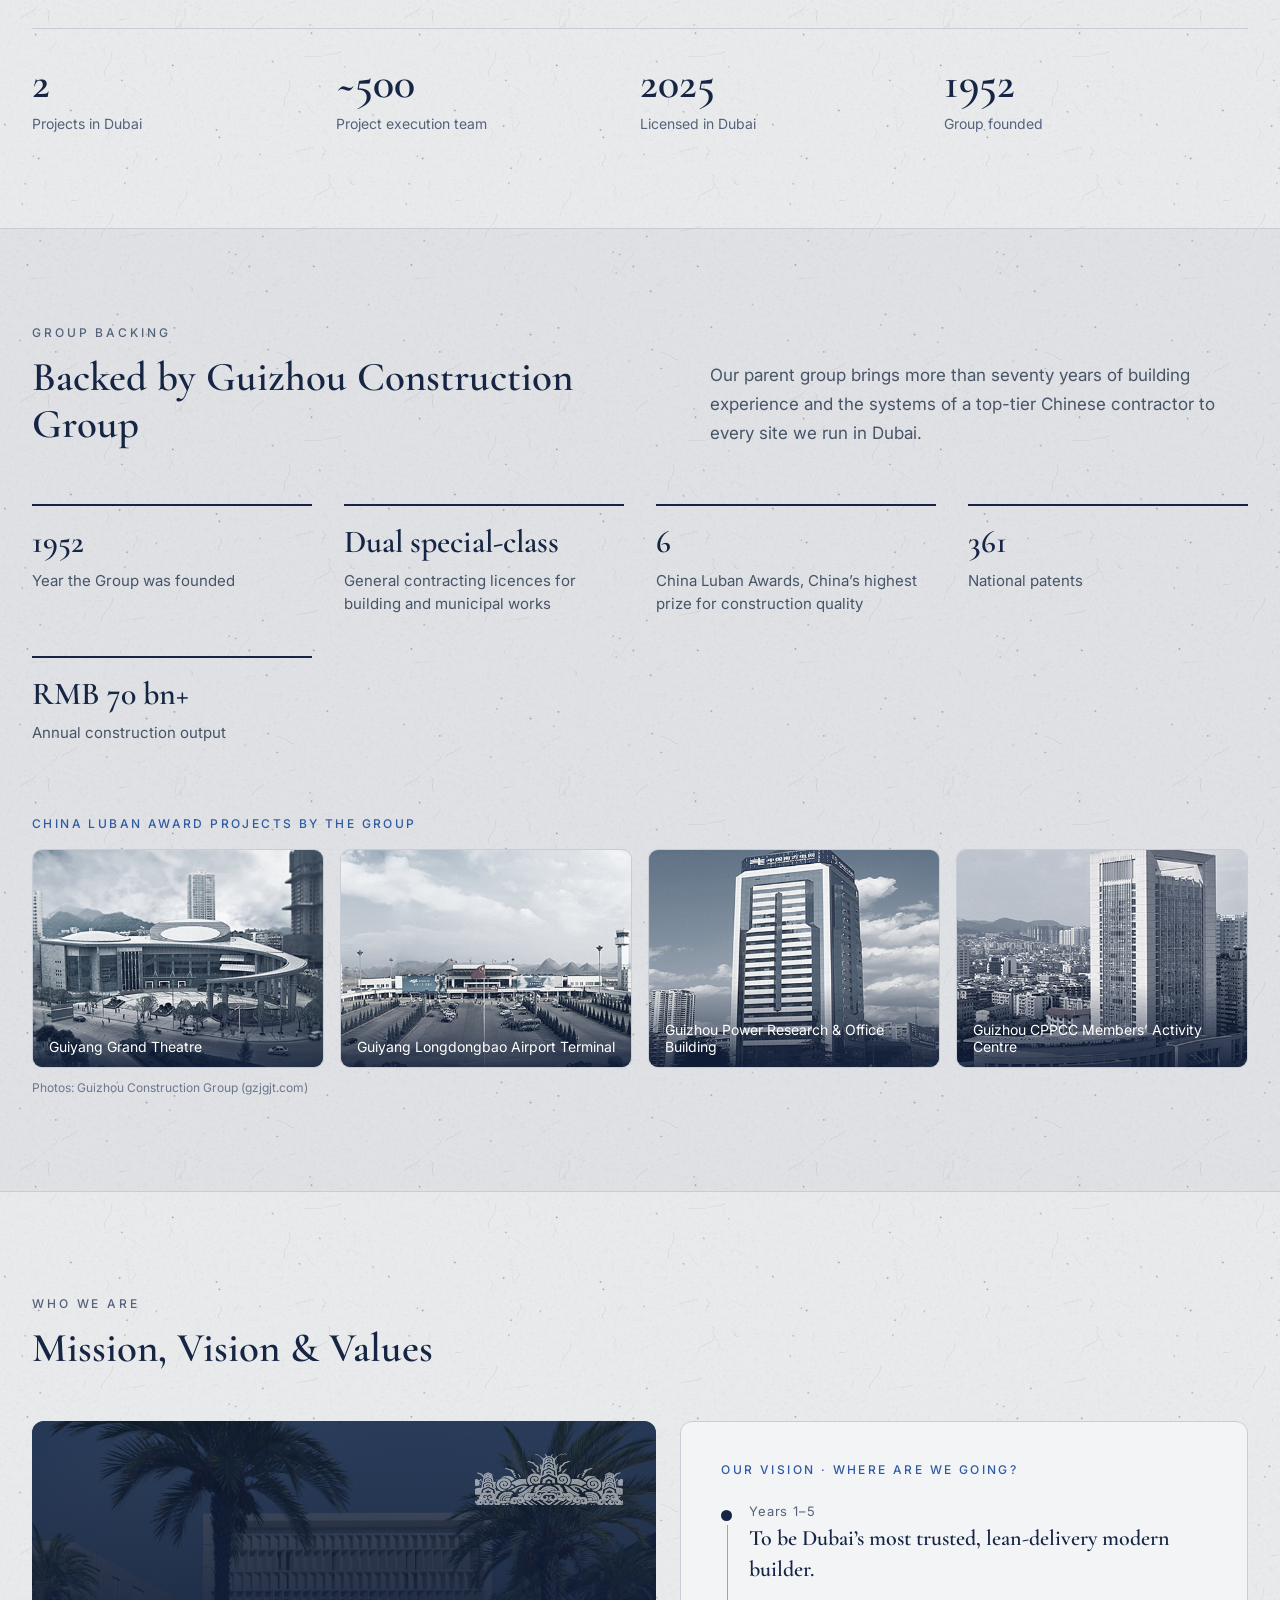
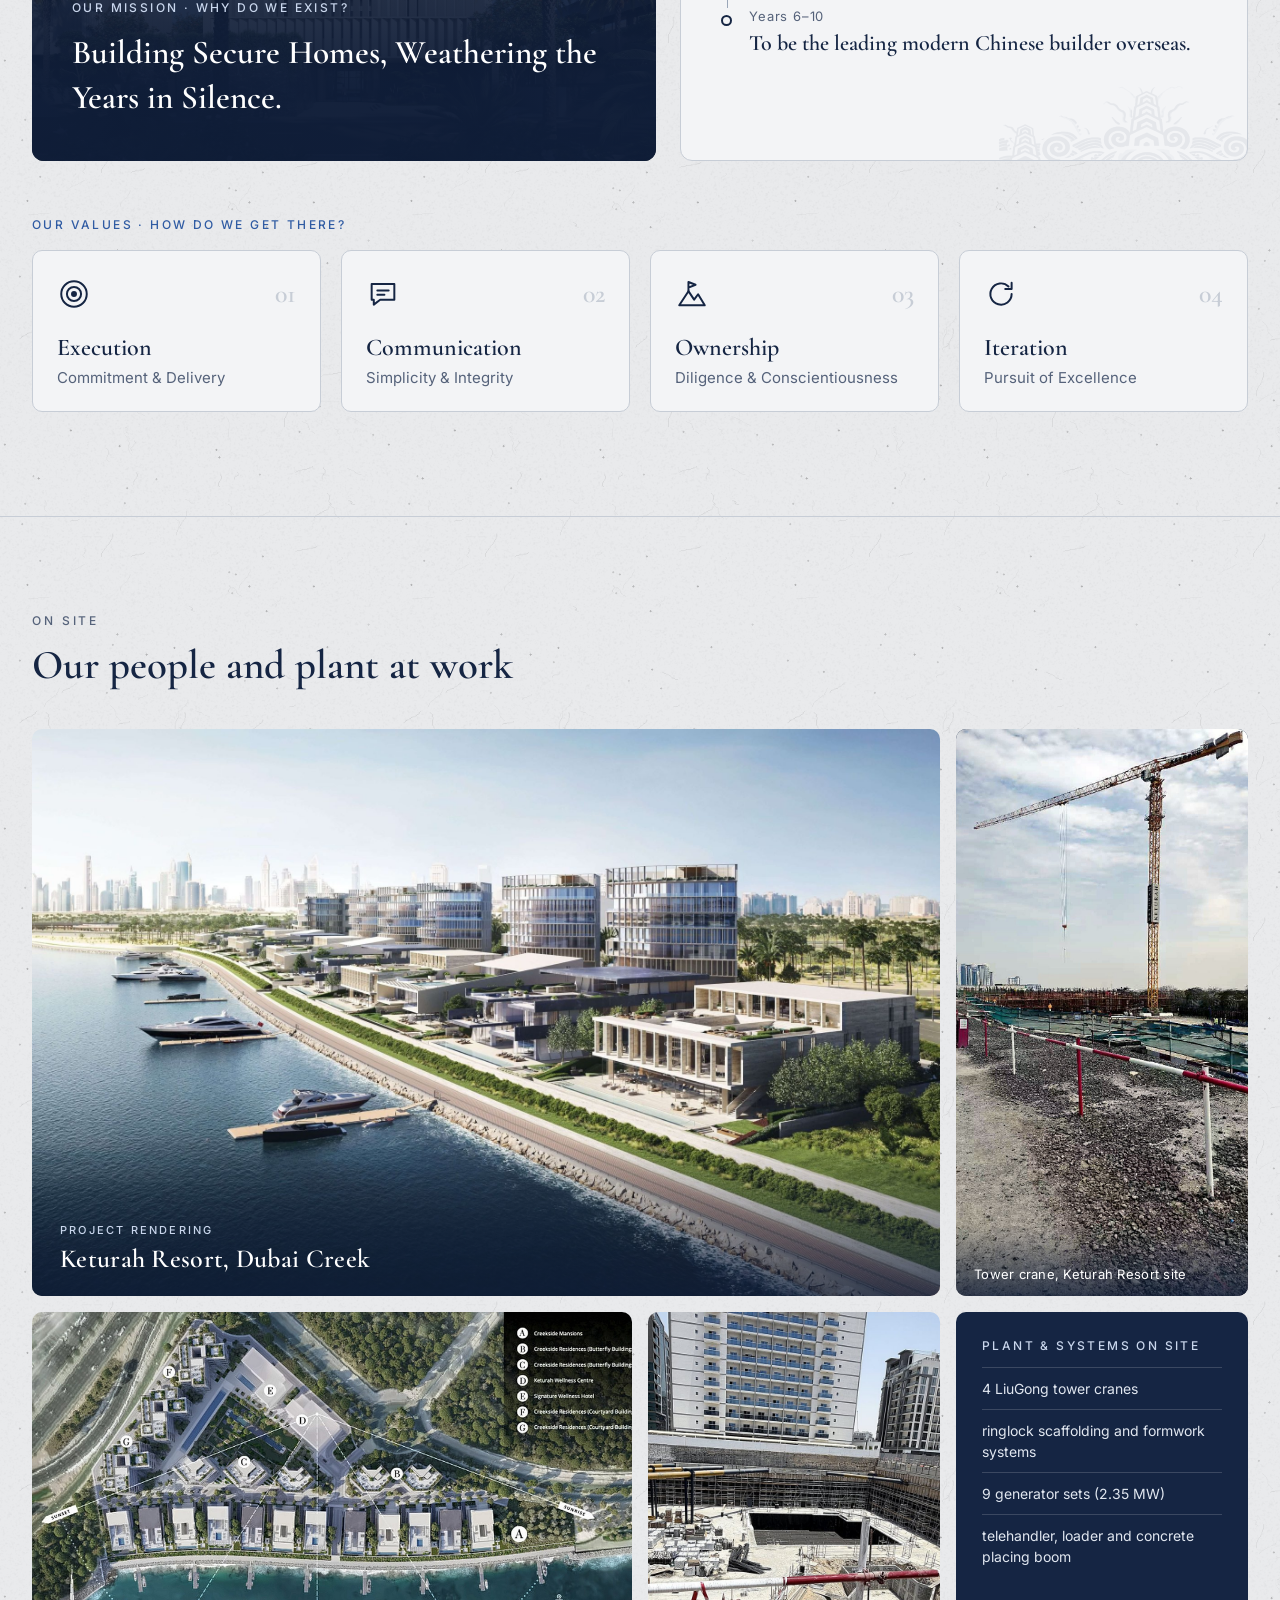
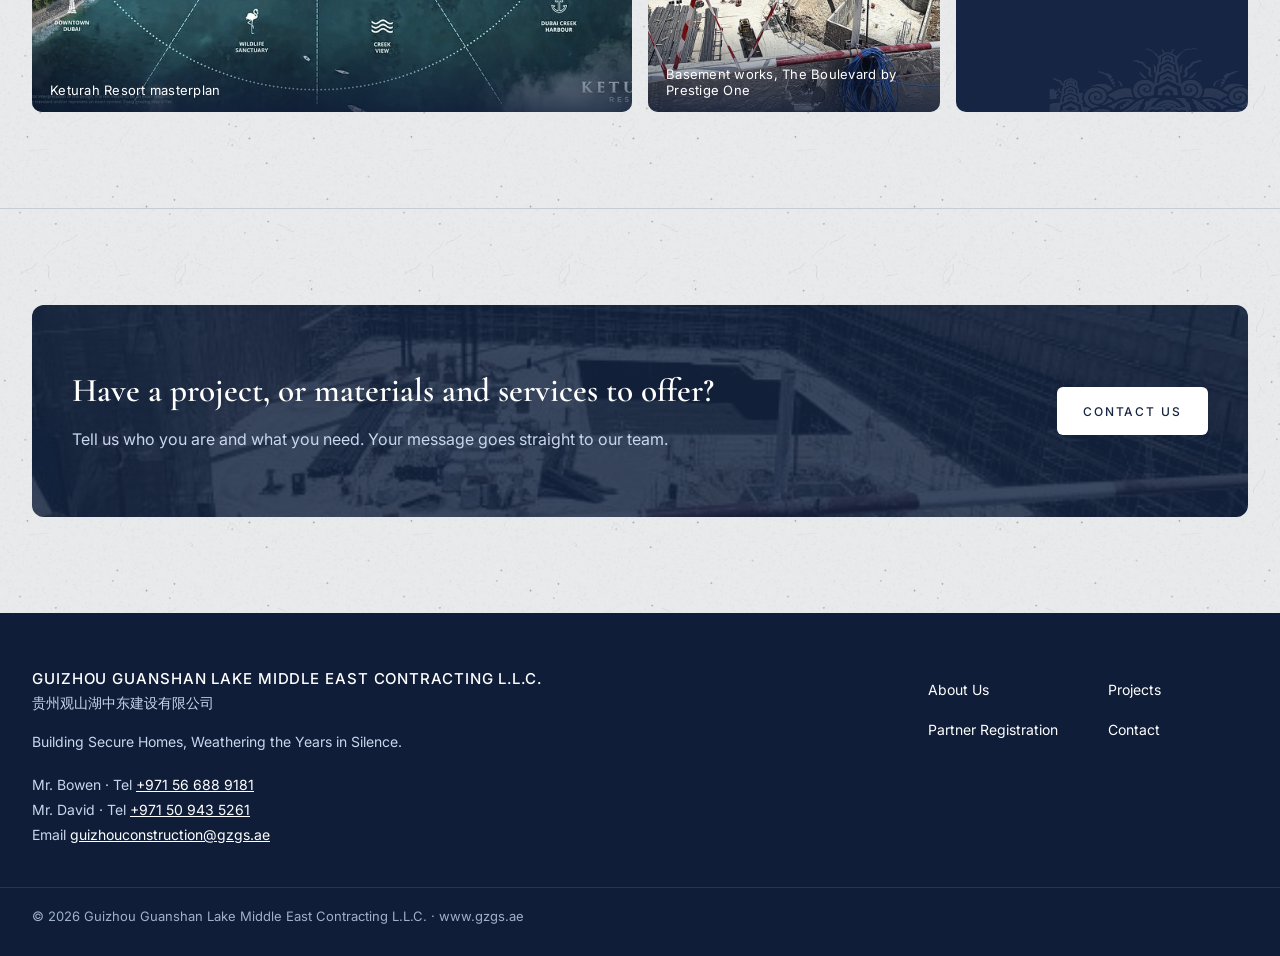
<file: about.html>
<!doctype html>
<html lang="en">
<head>
<meta charset="utf-8">
<meta name="viewport" content="width=device-width, initial-scale=1">
<title>About Us — Guizhou Guanshan Lake Middle East Contracting</title>
<meta name="description" content="About Guizhou Guanshan Lake Middle East Contracting: a licensed Dubai builder backed by Guizhou Construction Group.">
<link rel="canonical" href="https://gzgs.ae/about.html">
<link rel="alternate" hreflang="en" href="https://gzgs.ae/about.html">
<link rel="alternate" hreflang="zh-CN" href="https://gzgs.ae/zh/about.html">
<link rel="alternate" hreflang="x-default" href="https://gzgs.ae/about.html">
<meta property="og:type" content="website">
<meta property="og:title" content="About Us — Guizhou Guanshan Lake Middle East Contracting">
<meta property="og:description" content="About Guizhou Guanshan Lake Middle East Contracting: a licensed Dubai builder backed by Guizhou Construction Group.">
<meta property="og:url" content="https://gzgs.ae/about.html">
<meta property="og:image" content="https://gzgs.ae/assets/img/keturah-cover.jpg">
<meta name="theme-color" content="#152543">
<link rel="icon" type="image/png" sizes="32x32" href="assets/img/favicon-32.png">
<link rel="apple-touch-icon" href="assets/img/apple-touch-icon.png">
<link rel="preconnect" href="https://fonts.googleapis.com">
<link rel="preconnect" href="https://fonts.gstatic.com" crossorigin>
<link rel="stylesheet" href="https://fonts.googleapis.com/css2?family=Cormorant+Garamond:wght@500;600;700&amp;family=Inter:wght@400;500;600&amp;family=Noto+Sans+SC:wght@400;500;600&amp;family=Noto+Serif+SC:wght@500;600&amp;display=swap">
<style>
body{margin:0}
a{color:#152543}a:hover{color:#2F5BA3}
.paper{background-color:#E9EAEC;background-image:url(assets/img/paper.png);background-size:384px 384px}

.mosaic{display:grid;grid-template-columns:repeat(4,minmax(0,1fr));gap:16px}
.mosaic .m-main{grid-column:1 / 4;grid-row:1 / 3}
.mosaic .m-tall{grid-column:4 / 5;grid-row:1 / 3}
.mosaic .m-wide{grid-column:1 / 3}
.mosaic .m-main figcaption{padding:80px 28px 22px;font-size:15px}
.mosaic figure{position:relative;margin:0;overflow:hidden;border-radius:10px;background:#152543}
.mosaic figure img{width:100%;height:100%;object-fit:cover;display:block;transition:transform .6s ease}
.mosaic figure:hover img{transform:scale(1.03)}
.mosaic figcaption{position:absolute;left:0;right:0;bottom:0;padding:40px 18px 14px;background:linear-gradient(180deg,rgba(15,29,56,0) 0%,rgba(15,29,56,.78) 100%);color:#fff;font-size:13px;letter-spacing:.02em}
.culture-grid{display:grid;grid-template-columns:minmax(0,1.1fr) minmax(0,1fr);gap:24px}
@media (max-width: 860px){
 .mosaic{grid-template-columns:1fr}
 .mosaic .m-main,.mosaic .m-tall,.mosaic .m-wide{grid-row:auto;grid-column:auto}
 .mosaic .m-tall img{aspect-ratio:3 / 4;height:auto}
 .culture-grid{grid-template-columns:1fr}
}

</style>
<link rel="stylesheet" href="assets/css/site.css">
</head>
<body>

<div id="top" class="paper" style="font-family: 'Inter', sans-serif; color: #101828; min-height: 100vh">

<header style="border-bottom: 1px solid #C7CDD6">
<div style="max-width: 1320px; margin: 0 auto; padding: 14px 32px; display: flex; flex-wrap: wrap; align-items: center; justify-content: space-between; gap: 14px 32px">
<a href="./" aria-label="Guizhou Guanshan Lake Construction — home" style="display: flex; flex-direction: column; align-items: center; gap: 3px; text-decoration: none; width: 204px">
<img src="assets/img/logo.svg" alt="" aria-hidden="true" style="width: 204px; height: auto; display: block">
<span lang="en" style="font-family: 'Inter', sans-serif; font-weight: 600; font-size: 9.5px; letter-spacing: 0.01em; color: #152543; white-space: nowrap">GUIZHOU GUANSHAN LAKE CONSTRUCTION</span>
</a>
<nav aria-label="Main" style="display: flex; flex-wrap: wrap; align-items: center; gap: 4px 28px; font-family: 'Inter', sans-serif; font-weight: 500; font-size: 12px; letter-spacing: 0.14em">
<a href="about.html" aria-current="page" style="text-decoration: none; padding: 14px 0; color: #152543; box-shadow: inset 0 -2px 0 #152543;">ABOUT US</a><a href="projects.html" style="text-decoration: none; padding: 14px 0; color: #152543;">PROJECTS</a><a href="./#partners" style="text-decoration: none; padding: 14px 0; color: #152543;">PARTNERS</a><a href="contact.html" style="text-decoration: none; padding: 14px 0; color: #152543;">CONTACT</a>
<a href="zh/about.html" lang="zh" style="text-decoration: none; padding: 14px 0; color: #55627A; font-family: 'Noto Sans SC', sans-serif; letter-spacing: 0.04em">中文</a>
<span style="display: flex; flex-wrap: wrap; gap: 10px">
<a href="contact.html#form" style="display: inline-flex; align-items: center; min-height: 44px; padding: 0 20px; border-radius: 6px; background: #152543; color: #FFFFFF; text-decoration: none">PARTNER REGISTRATION</a>
<a href="contact.html" style="display: inline-flex; align-items: center; min-height: 44px; padding: 0 20px; border-radius: 6px; border: 1px solid #152543; color: #152543; text-decoration: none">CONTACT US</a>
</span>
</nav>
</div>
</header>

<main>
<section aria-labelledby="page-title" style="border-top: 1px solid #C7CDD6">
<div style="max-width: 1320px; margin: 0 auto; padding: 40px 32px 88px">
<nav aria-label="Breadcrumb" style="font-size: 13px; color: #6B778C"><a href="./" style="color: #55627A; text-decoration: none; display: inline-flex; align-items: center; min-height: 32px">Home</a> <span aria-hidden="true" style="margin: 0 8px">/</span> <span aria-current="page">ABOUT US</span></nav>
<div style="display: flex; flex-wrap: wrap; align-items: flex-end; justify-content: space-between; gap: 24px 80px; margin-top: 48px">
<div style="flex: 1 1 520px; min-width: 0">
<p style="margin: 0; font-family: 'Inter', sans-serif; font-weight: 500; font-size: 12px; letter-spacing: 0.24em; color: #55627A">ABOUT US</p>
<h1 id="page-title" style="margin: 16px 0 0; font-family: 'Cormorant Garamond', serif; font-weight: 600; font-size: clamp(36px, 4.6vw, 64px); line-height: 1.08; letter-spacing: -0.01em; color: #152543">A licensed Dubai builder, backed by Guizhou Construction.</h1>
</div>
<p style="flex: 1 1 380px; min-width: 0; margin: 0; font-size: 18px; line-height: 1.7; color: #475467">We are a licensed building contractor in Dubai and a reliable construction and subcontracting partner in the UAE, with the engineering depth of Guizhou Construction Group behind us.</p>
</div>
<img src="assets/img/keturah-facade.jpg" alt="Keturah Resort" style="width: 100%; aspect-ratio: 21 / 8; object-fit: cover; display: block; border-radius: 10px; border: 1px solid #C7CDD6; margin-top: 56px">
</div>
</section>
<section aria-labelledby="prof-title" style="border-top: 1px solid #C7CDD6">
<div style="max-width: 1320px; margin: 0 auto; padding: 96px 32px; display: flex; flex-wrap: wrap; gap: 48px 80px">
<div style="flex: 1 1 560px; min-width: 0">
<p style="margin: 0; font-family: 'Inter', sans-serif; font-weight: 500; font-size: 12px; letter-spacing: 0.24em; color: #55627A">COMPANY PROFILE</p>
<h2 id="prof-title" style="margin: 14px 0 0; font-family: 'Cormorant Garamond', serif; font-weight: 600; font-size: clamp(30px, 3.2vw, 44px); line-height: 1.15; color: #152543">Who we are</h2>
<p style="margin: 28px 0 0; font-size: 18px; line-height: 1.7; color: #344054">Guizhou Guanshan Lake Middle East Contracting L.L.C. is a legally registered, licensed construction company in Dubai, approved by Dubai Economy &amp; Tourism (DET). We work closely with developers and main contractors as a reliable construction and subcontracting partner in the UAE.</p>
<p style="margin: 16px 0 0; font-size: 16px; line-height: 1.7; color: #475467">With standardized management, professional construction capability and a localized delivery team, we take on residential, commercial and mixed-use developments across the UAE.</p>
<p style="margin: 0; font-family: 'Inter', sans-serif; font-weight: 500; font-size: 12px; letter-spacing: 0.2em; color: #2F5BA3; margin-top: 32px">BUSINESS SCOPE</p>
<ul style="margin: 12px 0 0; padding: 0; list-style: none; display: flex; flex-wrap: wrap; gap: 8px"><li style="padding: 8px 14px; border-radius: 6px; background: #F3F4F6; font-size: 14px; color: #344054">Construction contracting</li><li style="padding: 8px 14px; border-radius: 6px; background: #F3F4F6; font-size: 14px; color: #344054">Civil &amp; structural works</li></ul>
</div>
<div style="flex: 1 1 400px; min-width: 0; background: #F3F4F6; border: 1px solid #C7CDD6; border-radius: 10px; padding: 28px 28px 16px; align-self: flex-start">
<p style="margin: 0; font-family: 'Inter', sans-serif; font-size: 11px; letter-spacing: 0.2em; color: #6B778C">AT A GLANCE</p>
<dl style="margin: 14px 0 0"><div style="display: grid; grid-template-columns: minmax(0, 130px) 1fr; gap: 12px; padding: 12px 0; border-top: 1px solid #DCDFE5"><dt style="font-size: 13px; color: #6B778C">Registered name</dt><dd style="margin: 0; font-size: 15px; line-height: 1.6; color: #344054">Guizhou Guanshan Lake Middle East Contracting L.L.C.</dd></div><div style="display: grid; grid-template-columns: minmax(0, 130px) 1fr; gap: 12px; padding: 12px 0; border-top: 1px solid #DCDFE5"><dt style="font-size: 13px; color: #6B778C">Chinese name</dt><dd style="margin: 0; font-size: 15px; line-height: 1.6; color: #344054">贵州观山湖中东建设有限公司</dd></div><div style="display: grid; grid-template-columns: minmax(0, 130px) 1fr; gap: 12px; padding: 12px 0; border-top: 1px solid #DCDFE5"><dt style="font-size: 13px; color: #6B778C">Licensing</dt><dd style="margin: 0; font-size: 15px; line-height: 1.6; color: #344054">Approved and licensed by Dubai Economy &amp; Tourism (DET)</dd></div><div style="display: grid; grid-template-columns: minmax(0, 130px) 1fr; gap: 12px; padding: 12px 0; border-top: 1px solid #DCDFE5"><dt style="font-size: 13px; color: #6B778C">Established</dt><dd style="margin: 0; font-size: 15px; line-height: 1.6; color: #344054">2025, Dubai</dd></div><div style="display: grid; grid-template-columns: minmax(0, 130px) 1fr; gap: 12px; padding: 12px 0; border-top: 1px solid #DCDFE5"><dt style="font-size: 13px; color: #6B778C">Current work</dt><dd style="margin: 0; font-size: 15px; line-height: 1.6; color: #344054">2 residential developments in Dubai</dd></div></dl>
</div>
<div style="flex: 1 1 100%; display: grid; grid-template-columns: repeat(auto-fit, minmax(min(220px, 100%), 1fr)); border-top: 1px solid #C7CDD6"><div style="padding: 32px 24px 0 0"><p style="margin: 0; font-family: 'Cormorant Garamond', serif; font-weight: 600; font-size: 44px; line-height: 1; color: #152543">2</p><p style="margin: 10px 0 0; font-size: 14px; color: #55627A">Projects in Dubai</p></div><div style="padding: 32px 24px 0 0"><p style="margin: 0; font-family: 'Cormorant Garamond', serif; font-weight: 600; font-size: 44px; line-height: 1; color: #152543">~500</p><p style="margin: 10px 0 0; font-size: 14px; color: #55627A">Project execution team</p></div><div style="padding: 32px 24px 0 0"><p style="margin: 0; font-family: 'Cormorant Garamond', serif; font-weight: 600; font-size: 44px; line-height: 1; color: #152543">2025</p><p style="margin: 10px 0 0; font-size: 14px; color: #55627A">Licensed in Dubai</p></div><div style="padding: 32px 24px 0 0"><p style="margin: 0; font-family: 'Cormorant Garamond', serif; font-weight: 600; font-size: 44px; line-height: 1; color: #152543">1952</p><p style="margin: 10px 0 0; font-size: 14px; color: #55627A">Group founded</p></div></div>
</div>
</section>

<section aria-labelledby="grp-title" style="border-top: 1px solid #C7CDD6; background: rgba(21, 37, 67, 0.045)">
<div style="max-width: 1320px; margin: 0 auto; padding: 96px 32px">
<div style="display: flex; flex-wrap: wrap; gap: 24px 80px; align-items: flex-end">
<div style="flex: 1 1 480px; min-width: 0"><p style="margin: 0; font-family: 'Inter', sans-serif; font-weight: 500; font-size: 12px; letter-spacing: 0.24em; color: #55627A">GROUP BACKING</p><h2 id="grp-title" style="margin: 14px 0 0; font-family: 'Cormorant Garamond', serif; font-weight: 600; font-size: clamp(30px, 3.2vw, 44px); line-height: 1.15; color: #152543">Backed by Guizhou Construction Group</h2></div>
<p style="flex: 1 1 420px; min-width: 0; margin: 0; font-size: 17px; line-height: 1.7; color: #475467">Our parent group brings more than seventy years of building experience and the systems of a top-tier Chinese contractor to every site we run in Dubai.</p>
</div>
<div style="display: grid; grid-template-columns: repeat(auto-fit, minmax(min(260px, 100%), 1fr)); gap: 40px 32px; margin-top: 56px"><div style="border-top: 2px solid #152543; padding-top: 18px"><p style="margin: 0; font-family: 'Cormorant Garamond', serif; font-weight: 600; font-size: 32px; line-height: 1.1; color: #152543">1952</p><p style="margin: 10px 0 0; font-size: 15px; line-height: 1.55; color: #475467">Year the Group was founded</p></div><div style="border-top: 2px solid #152543; padding-top: 18px"><p style="margin: 0; font-family: 'Cormorant Garamond', serif; font-weight: 600; font-size: 32px; line-height: 1.1; color: #152543">Dual special-class</p><p style="margin: 10px 0 0; font-size: 15px; line-height: 1.55; color: #475467">General contracting licences for building and municipal works</p></div><div style="border-top: 2px solid #152543; padding-top: 18px"><p style="margin: 0; font-family: 'Cormorant Garamond', serif; font-weight: 600; font-size: 32px; line-height: 1.1; color: #152543">6</p><p style="margin: 10px 0 0; font-size: 15px; line-height: 1.55; color: #475467">China Luban Awards, China’s highest prize for construction quality</p></div><div style="border-top: 2px solid #152543; padding-top: 18px"><p style="margin: 0; font-family: 'Cormorant Garamond', serif; font-weight: 600; font-size: 32px; line-height: 1.1; color: #152543">361</p><p style="margin: 10px 0 0; font-size: 15px; line-height: 1.55; color: #475467">National patents</p></div><div style="border-top: 2px solid #152543; padding-top: 18px"><p style="margin: 0; font-family: 'Cormorant Garamond', serif; font-weight: 600; font-size: 32px; line-height: 1.1; color: #152543">RMB 70 bn+</p><p style="margin: 10px 0 0; font-size: 15px; line-height: 1.55; color: #475467">Annual construction output</p></div></div>
<p style="margin: 0; font-family: 'Inter', sans-serif; font-weight: 500; font-size: 12px; letter-spacing: 0.2em; color: #2F5BA3; margin-top: 72px">CHINA LUBAN AWARD PROJECTS BY THE GROUP</p>
<div style="display: grid; grid-template-columns: repeat(auto-fit, minmax(min(260px, 100%), 1fr)); gap: 16px; margin-top: 18px"><figure style="position: relative; margin: 0; overflow: hidden; border-radius: 10px; border: 1px solid #C7CDD6"><img loading="lazy" decoding="async" src="assets/img/group-guiyang-theatre.jpg" alt="Guiyang Grand Theatre" style="width: 100%; aspect-ratio: 4 / 3; object-fit: cover; display: block"><figcaption style="position: absolute; left: 0; right: 0; bottom: 0; padding: 36px 16px 12px; background: linear-gradient(180deg, rgba(15,29,56,0) 0%, rgba(15,29,56,.82) 100%); color: #FFFFFF; font-size: 14px">Guiyang Grand Theatre</figcaption></figure><figure style="position: relative; margin: 0; overflow: hidden; border-radius: 10px; border: 1px solid #C7CDD6"><img loading="lazy" decoding="async" src="assets/img/group-airport-terminal.jpg" alt="Guiyang Longdongbao Airport Terminal" style="width: 100%; aspect-ratio: 4 / 3; object-fit: cover; display: block"><figcaption style="position: absolute; left: 0; right: 0; bottom: 0; padding: 36px 16px 12px; background: linear-gradient(180deg, rgba(15,29,56,0) 0%, rgba(15,29,56,.82) 100%); color: #FFFFFF; font-size: 14px">Guiyang Longdongbao Airport Terminal</figcaption></figure><figure style="position: relative; margin: 0; overflow: hidden; border-radius: 10px; border: 1px solid #C7CDD6"><img loading="lazy" decoding="async" src="assets/img/group-power-building.jpg" alt="Guizhou Power Research &amp; Office Building" style="width: 100%; aspect-ratio: 4 / 3; object-fit: cover; display: block"><figcaption style="position: absolute; left: 0; right: 0; bottom: 0; padding: 36px 16px 12px; background: linear-gradient(180deg, rgba(15,29,56,0) 0%, rgba(15,29,56,.82) 100%); color: #FFFFFF; font-size: 14px">Guizhou Power Research &amp; Office Building</figcaption></figure><figure style="position: relative; margin: 0; overflow: hidden; border-radius: 10px; border: 1px solid #C7CDD6"><img loading="lazy" decoding="async" src="assets/img/group-cppcc-centre.jpg" alt="Guizhou CPPCC Members’ Activity Centre" style="width: 100%; aspect-ratio: 4 / 3; object-fit: cover; display: block"><figcaption style="position: absolute; left: 0; right: 0; bottom: 0; padding: 36px 16px 12px; background: linear-gradient(180deg, rgba(15,29,56,0) 0%, rgba(15,29,56,.82) 100%); color: #FFFFFF; font-size: 14px">Guizhou CPPCC Members’ Activity Centre</figcaption></figure></div>
<p style="margin: 12px 0 0; font-size: 12px; color: #6B778C">Photos: Guizhou Construction Group (gzjgjt.com)</p>
</div>
</section>

<section aria-labelledby="culture-title" style="border-top: 1px solid #C7CDD6">
<div style="max-width: 1320px; margin: 0 auto; padding: 104px 32px">
<p style="margin: 0; font-family: 'Inter', sans-serif; font-weight: 500; font-size: 12px; letter-spacing: 0.24em; color: #55627A">WHO WE ARE</p>
<h2 id="culture-title" style="margin: 14px 0 0; font-family: 'Cormorant Garamond', serif; font-weight: 600; font-size: clamp(30px, 3.2vw, 44px); line-height: 1.15; color: #152543">Mission, Vision &amp; Values</h2>
<div class="culture-grid" style="margin-top: 48px">
<div style="position: relative; overflow: hidden; border-radius: 12px; background: #0F1D38; color: #FFFFFF; min-height: 340px; display: flex; flex-direction: column; justify-content: flex-end; padding: 40px">
<img loading="lazy" decoding="async" src="assets/img/keturah-facade.jpg" alt="" aria-hidden="true" style="position: absolute; inset: 0; width: 100%; height: 100%; object-fit: cover; opacity: 0.38">
<div aria-hidden="true" style="position: absolute; inset: 0; background: linear-gradient(180deg, rgba(15,29,56,.25) 0%, rgba(15,29,56,.92) 78%)"></div>
<img loading="lazy" decoding="async" src="assets/img/logo.svg" alt="" aria-hidden="true" style="position: absolute; right: 32px; top: 30px; width: 150px; opacity: 0.55; filter: brightness(0) invert(1)">
<p style="position: relative; margin: 0; font-family: 'Inter', sans-serif; font-weight: 500; font-size: 12px; letter-spacing: 0.2em; color: #C9D6EC">OUR MISSION · WHY DO WE EXIST?</p>
<p style="position: relative; margin: 16px 0 0; font-family: 'Cormorant Garamond', serif; font-weight: 600; font-size: clamp(26px, 2.6vw, 36px); line-height: 1.35; letter-spacing: 0">Building Secure Homes, Weathering the Years in Silence.</p>
</div>
<div style="position: relative; overflow: hidden; border: 1px solid #C7CDD6; border-radius: 12px; padding: 40px; background: #F3F4F6">
<img loading="lazy" decoding="async" src="assets/img/logo.svg" alt="" aria-hidden="true" style="position: absolute; right: -50px; bottom: -30px; width: 300px; opacity: 0.06">
<p style="position: relative; margin: 0; font-family: 'Inter', sans-serif; font-weight: 500; font-size: 12px; letter-spacing: 0.2em; color: #2F5BA3">OUR VISION · WHERE ARE WE GOING?</p>
<ol style="position: relative; margin: 26px 0 0; padding: 0; list-style: none"><li style="position: relative; padding: 0 0 22px 28px">
<span aria-hidden="true" style="position: absolute; left: 0; top: 7px; width: 11px; height: 11px; border-radius: 50%; border: 2px solid #152543; background: #152543"></span>
<span aria-hidden="true" style="position: absolute; left: 6px; top: 22px; bottom: 0; width: 1px; background: #9AA6B8"></span>
<span style="display: block; font-size: 13px; letter-spacing: 0.06em; color: #55627A">Years 1–5</span>
<span style="display: block; margin-top: 4px; font-family: 'Cormorant Garamond', serif; font-weight: 600; font-size: 22px; line-height: 1.45; color: #152543">To be Dubai’s most trusted, lean-delivery modern builder.</span></li><li style="position: relative; padding: 0 0 22px 28px">
<span aria-hidden="true" style="position: absolute; left: 0; top: 7px; width: 11px; height: 11px; border-radius: 50%; border: 2px solid #152543; background: #F3F4F6"></span>

<span style="display: block; font-size: 13px; letter-spacing: 0.06em; color: #55627A">Years 6–10</span>
<span style="display: block; margin-top: 4px; font-family: 'Cormorant Garamond', serif; font-weight: 600; font-size: 22px; line-height: 1.45; color: #152543">To be the leading modern Chinese builder overseas.</span></li></ol>
</div>
</div>
<p style="margin: 0; font-family: 'Inter', sans-serif; font-weight: 500; font-size: 12px; letter-spacing: 0.2em; color: #2F5BA3; margin-top: 56px">OUR VALUES · HOW DO WE GET THERE?</p>
<div style="display: grid; grid-template-columns: repeat(auto-fit, minmax(min(240px, 100%), 1fr)); gap: 20px; margin-top: 18px"><div style="background: #F3F4F6; border: 1px solid #C7CDD6; border-radius: 10px; padding: 26px 24px 24px">
<div style="display: flex; align-items: center; justify-content: space-between">
<svg aria-hidden="true" width="34" height="34" viewBox="0 0 24 24" fill="none" stroke="#152543" stroke-width="1.4" stroke-linecap="round" stroke-linejoin="round"><circle cx="12" cy="12" r="9"/><circle cx="12" cy="12" r="5"/><circle cx="12" cy="12" r="1.4" fill="#152543"/></svg>
<span style="font-family: 'Cormorant Garamond', serif; font-weight: 600; font-size: 26px; color: #C7CDD6">01</span></div>
<p style="margin: 22px 0 0; font-family: 'Cormorant Garamond', serif; font-weight: 600; font-size: 24px; color: #152543">Execution</p>
<p style="margin: 6px 0 0; font-size: 15px; color: #55627A">Commitment &amp; Delivery</p></div><div style="background: #F3F4F6; border: 1px solid #C7CDD6; border-radius: 10px; padding: 26px 24px 24px">
<div style="display: flex; align-items: center; justify-content: space-between">
<svg aria-hidden="true" width="34" height="34" viewBox="0 0 24 24" fill="none" stroke="#152543" stroke-width="1.4" stroke-linecap="round" stroke-linejoin="round"><path d="M4 5h16v11H10l-4.5 3.5V16H4z"/><path d="M8 9.5h8M8 12.5h5"/></svg>
<span style="font-family: 'Cormorant Garamond', serif; font-weight: 600; font-size: 26px; color: #C7CDD6">02</span></div>
<p style="margin: 22px 0 0; font-family: 'Cormorant Garamond', serif; font-weight: 600; font-size: 24px; color: #152543">Communication</p>
<p style="margin: 6px 0 0; font-size: 15px; color: #55627A">Simplicity &amp; Integrity</p></div><div style="background: #F3F4F6; border: 1px solid #C7CDD6; border-radius: 10px; padding: 26px 24px 24px">
<div style="display: flex; align-items: center; justify-content: space-between">
<svg aria-hidden="true" width="34" height="34" viewBox="0 0 24 24" fill="none" stroke="#152543" stroke-width="1.4" stroke-linecap="round" stroke-linejoin="round"><path d="M3 20l6.5-10 4 6 2.8-3.8L21 20z"/><path d="M9.5 10V3.5l5 2-5 2"/></svg>
<span style="font-family: 'Cormorant Garamond', serif; font-weight: 600; font-size: 26px; color: #C7CDD6">03</span></div>
<p style="margin: 22px 0 0; font-family: 'Cormorant Garamond', serif; font-weight: 600; font-size: 24px; color: #152543">Ownership</p>
<p style="margin: 6px 0 0; font-size: 15px; color: #55627A">Diligence &amp; Conscientiousness</p></div><div style="background: #F3F4F6; border: 1px solid #C7CDD6; border-radius: 10px; padding: 26px 24px 24px">
<div style="display: flex; align-items: center; justify-content: space-between">
<svg aria-hidden="true" width="34" height="34" viewBox="0 0 24 24" fill="none" stroke="#152543" stroke-width="1.4" stroke-linecap="round" stroke-linejoin="round"><path d="M19.5 12a7.5 7.5 0 1 1-2.2-5.3"/><path d="M19.5 4v4.5H15"/></svg>
<span style="font-family: 'Cormorant Garamond', serif; font-weight: 600; font-size: 26px; color: #C7CDD6">04</span></div>
<p style="margin: 22px 0 0; font-family: 'Cormorant Garamond', serif; font-weight: 600; font-size: 24px; color: #152543">Iteration</p>
<p style="margin: 6px 0 0; font-size: 15px; color: #55627A">Pursuit of Excellence</p></div></div>
</div>
</section>

<section aria-labelledby="site-title" style="border-top: 1px solid #C7CDD6">
<div style="max-width: 1320px; margin: 0 auto; padding: 96px 32px">
<p style="margin: 0; font-family: 'Inter', sans-serif; font-weight: 500; font-size: 12px; letter-spacing: 0.24em; color: #55627A">ON SITE</p>
<h2 id="site-title" style="margin: 14px 0 0; font-family: 'Cormorant Garamond', serif; font-weight: 600; font-size: clamp(30px, 3.2vw, 44px); line-height: 1.15; color: #152543">Our people and plant at work</h2>
<div style="margin-top: 40px"><div class="mosaic">
<figure class="m-main"><img loading="lazy" decoding="async" src="assets/img/keturah-cover.jpg" alt="Rendering of Keturah Resort on Dubai Creek" style="aspect-ratio: 16 / 10"><figcaption><span style="display: block; font-family: 'Inter', sans-serif; font-weight: 500; font-size: 11px; letter-spacing: 0.2em; color: #C9D6EC">PROJECT RENDERING</span><span style="display: block; margin-top: 6px; font-family: 'Cormorant Garamond', serif; font-weight: 600; font-size: 26px">Keturah Resort, Dubai Creek</span></figcaption></figure>
<figure class="m-tall"><img loading="lazy" decoding="async" src="assets/img/site-crane.jpg" alt="Tower crane on our Keturah Resort site" style="object-position: 50% 0%"><figcaption>Tower crane, Keturah Resort site</figcaption></figure>
<figure class="m-wide"><img loading="lazy" decoding="async" src="assets/img/keturah-masterplan-labelled.jpg" alt="Keturah Resort masterplan on Dubai Creek" style="aspect-ratio: 3 / 2"><figcaption>Keturah Resort masterplan</figcaption></figure>
<figure><img loading="lazy" decoding="async" src="assets/img/site-basement.jpg" alt="Basement works at The Boulevard by Prestige One"><figcaption>Basement works, The Boulevard by Prestige One</figcaption></figure>
<div style="position: relative; overflow: hidden; border-radius: 10px; background: #152543; color: #FFFFFF; padding: 26px 26px 18px; display: flex; flex-direction: column">
<img loading="lazy" decoding="async" src="assets/img/logo.svg" alt="" aria-hidden="true" style="position: absolute; right: -40px; bottom: -18px; width: 240px; opacity: 0.09; filter: brightness(0) invert(1)">
<p style="position: relative; margin: 0; font-family: 'Inter', sans-serif; font-weight: 500; font-size: 12px; letter-spacing: 0.2em; color: #C9D6EC">PLANT &amp; SYSTEMS ON SITE</p>
<ul style="position: relative; margin: 14px 0 0; padding: 0; list-style: none; font-size: 14px; line-height: 1.5; color: #E1E7F0"><li style="padding: 10px 0; border-top: 1px solid rgba(255,255,255,.16)">4 LiuGong tower cranes</li><li style="padding: 10px 0; border-top: 1px solid rgba(255,255,255,.16)">ringlock scaffolding and formwork systems</li><li style="padding: 10px 0; border-top: 1px solid rgba(255,255,255,.16)">9 generator sets (2.35 MW)</li><li style="padding: 10px 0; border-top: 1px solid rgba(255,255,255,.16)">telehandler, loader and concrete placing boom</li></ul>
</div>
</div></div>
</div>
</section>
<section aria-labelledby="cta-title" style="border-top: 1px solid #C7CDD6">
<div style="max-width: 1320px; margin: 0 auto; padding: 96px 32px">
<div style="position: relative; overflow: hidden; border-radius: 12px; background: #152543; color: #FFFFFF; padding: 64px 40px; display: flex; flex-wrap: wrap; align-items: center; justify-content: space-between; gap: 28px">
<img loading="lazy" decoding="async" src="assets/img/site-texture.jpg" alt="" aria-hidden="true" style="position: absolute; inset: 0; width: 100%; height: 100%; object-fit: cover; opacity: 0.16">
<div style="position: relative; flex: 1 1 520px; min-width: 0">
<h2 id="cta-title" style="margin: 0; font-family: 'Cormorant Garamond', serif; font-weight: 600; font-size: clamp(24px, 2.6vw, 34px); line-height: 1.35">Have a project, or materials and services to offer?</h2>
<p style="margin: 12px 0 0; font-size: 16px; line-height: 1.7; color: #C9D6EC">Tell us who you are and what you need. Your message goes straight to our team.</p>
</div>
<a href="contact.html" style="position: relative; display: inline-flex; align-items: center; min-height: 48px; padding: 0 26px; border-radius: 6px; text-decoration: none; font-family: 'Inter', sans-serif; font-weight: 500; font-size: 12px; letter-spacing: 0.16em; background: #FFFFFF; color: #152543">CONTACT US</a>
</div>
</div>
</section>
</main>

<footer style="background: #0F1D38; color: #C9D6EC">
<div style="max-width: 1320px; margin: 0 auto; padding: 56px 32px 40px; display: flex; flex-wrap: wrap; justify-content: space-between; gap: 32px">
<div style="flex: 1 1 380px; min-width: 0">
<p style="margin: 0; font-weight: 500; font-size: 15px; letter-spacing: 0.06em; color: #FFFFFF">GUIZHOU GUANSHAN LAKE MIDDLE EAST CONTRACTING L.L.C.</p>
<p lang="zh" style="margin: 6px 0 0; font-size: 14px">贵州观山湖中东建设有限公司</p>
<p style="margin: 18px 0 0; font-size: 14px; line-height: 1.6; max-width: 420px">Building Secure Homes, Weathering the Years in Silence.</p>
<p style="margin: 18px 0 0; font-size: 14px; line-height: 1.8"><span style="display: block"><span style="">Mr. Bowen</span> · Tel <a href="tel:+971566889181" style="color: #FFFFFF">+971 56 688 9181</a></span><span style="display: block"><span style="">Mr. David</span> · Tel <a href="tel:+971509435261" style="color: #FFFFFF">+971 50 943 5261</a></span><span style="display: block">Email <a href="mailto:guizhouconstruction@gzgs.ae" style="color: #FFFFFF">guizhouconstruction@gzgs.ae</a></span></p>
</div>
<nav aria-label="Footer" style="display: grid; grid-template-columns: repeat(2, minmax(140px, auto)); gap: 0 40px; font-size: 14px; align-content: start"><a href="about.html" style="display: inline-flex; align-items: center; min-height: 40px; color: #FFFFFF; text-decoration: none">About Us</a><a href="projects.html" style="display: inline-flex; align-items: center; min-height: 40px; color: #FFFFFF; text-decoration: none">Projects</a><a href="contact.html" style="display: inline-flex; align-items: center; min-height: 40px; color: #FFFFFF; text-decoration: none">Partner Registration</a><a href="contact.html" style="display: inline-flex; align-items: center; min-height: 40px; color: #FFFFFF; text-decoration: none">Contact</a></nav>
</div>
<div style="max-width: 1320px; margin: 0 auto; padding: 20px 32px 32px; border-top: 1px solid #23345A; font-size: 13px; color: #9FB0CC">© 2026 Guizhou Guanshan Lake Middle East Contracting L.L.C. · www.gzgs.ae</div>
</footer>

</div>

</body>
</html>
</file>
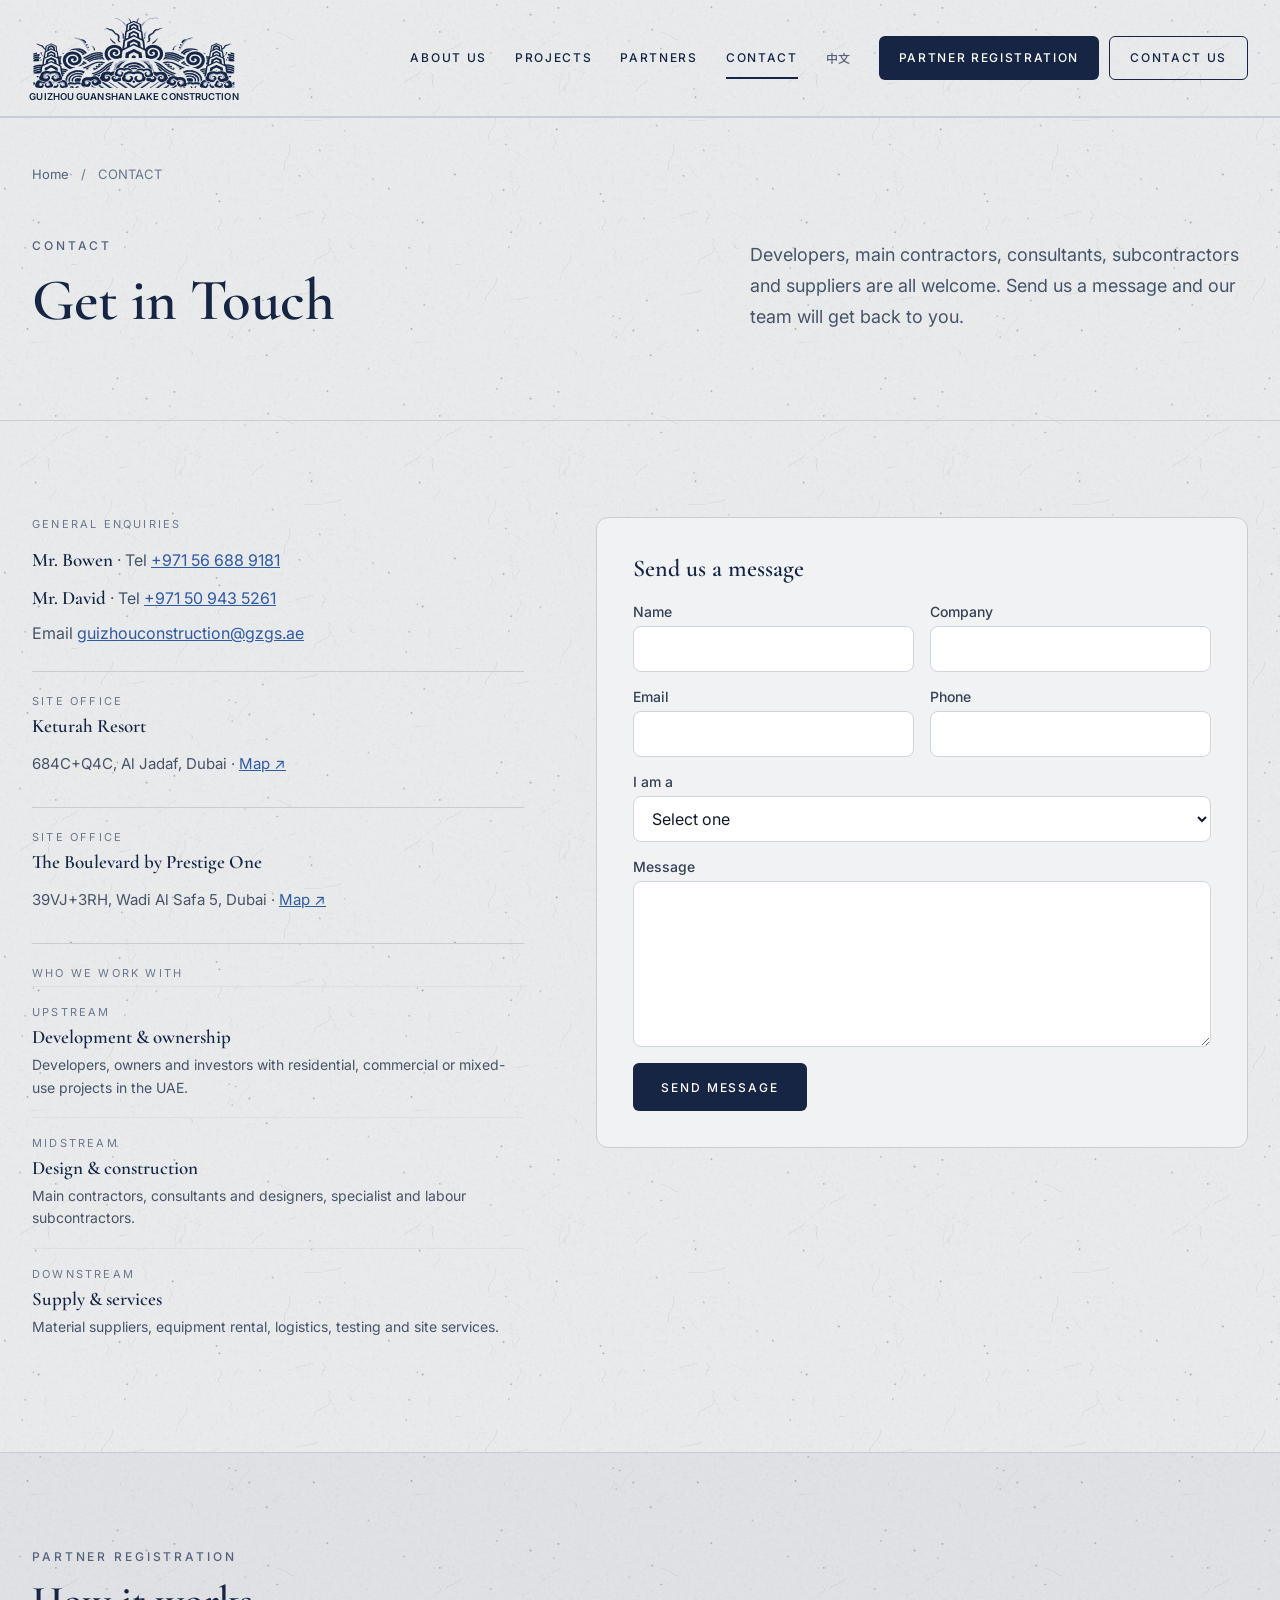
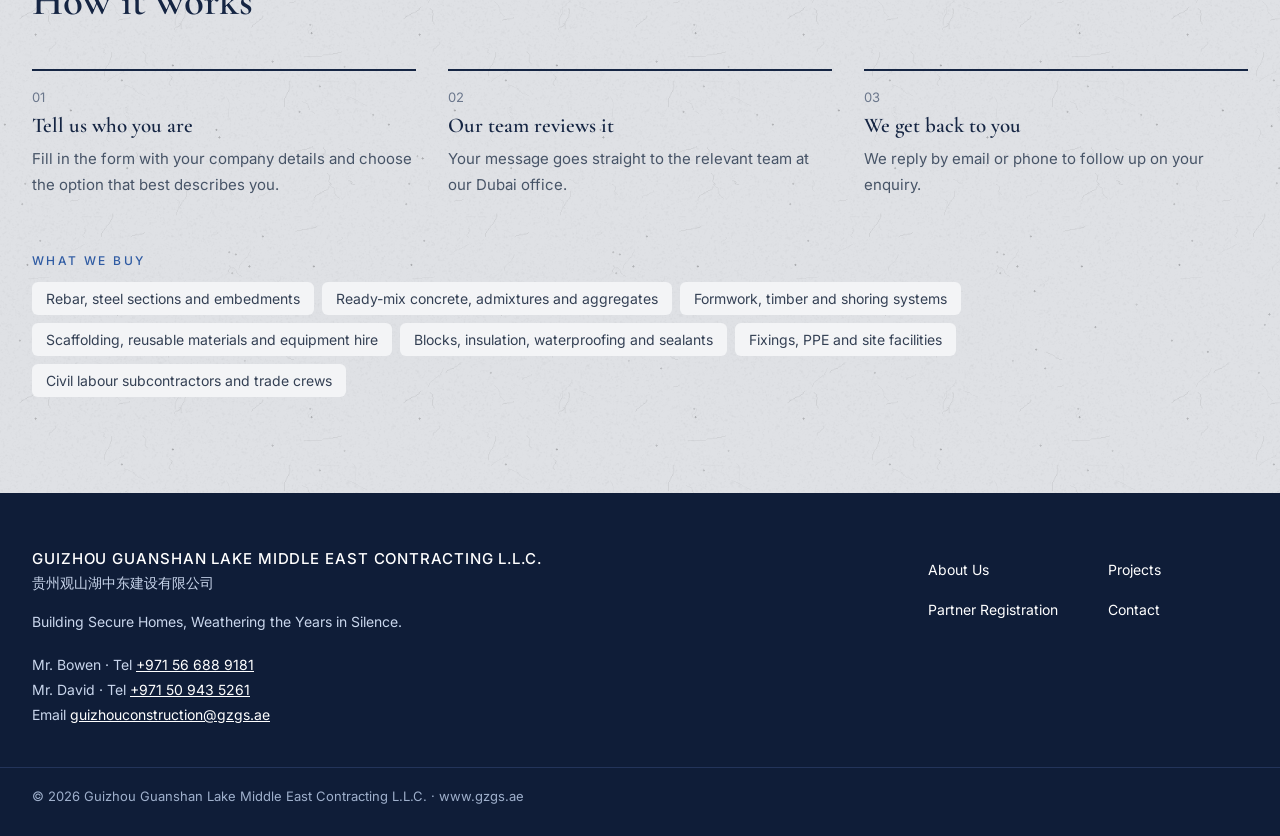
<file: contact.html>
<!doctype html>
<html lang="en">
<head>
<meta charset="utf-8">
<meta name="viewport" content="width=device-width, initial-scale=1">
<title>Contact — Guizhou Guanshan Lake Middle East Contracting</title>
<meta name="description" content="Contact Guizhou Guanshan Lake Middle East Contracting in Dubai. Developers, contractors, consultants and suppliers are welcome.">
<link rel="canonical" href="https://gzgs.ae/contact.html">
<link rel="alternate" hreflang="en" href="https://gzgs.ae/contact.html">
<link rel="alternate" hreflang="zh-CN" href="https://gzgs.ae/zh/contact.html">
<link rel="alternate" hreflang="x-default" href="https://gzgs.ae/contact.html">
<meta property="og:type" content="website">
<meta property="og:title" content="Contact — Guizhou Guanshan Lake Middle East Contracting">
<meta property="og:description" content="Contact Guizhou Guanshan Lake Middle East Contracting in Dubai. Developers, contractors, consultants and suppliers are welcome.">
<meta property="og:url" content="https://gzgs.ae/contact.html">
<meta property="og:image" content="https://gzgs.ae/assets/img/keturah-cover.jpg">
<meta name="theme-color" content="#152543">
<link rel="icon" type="image/png" sizes="32x32" href="assets/img/favicon-32.png">
<link rel="apple-touch-icon" href="assets/img/apple-touch-icon.png">
<link rel="preconnect" href="https://fonts.googleapis.com">
<link rel="preconnect" href="https://fonts.gstatic.com" crossorigin>
<link rel="stylesheet" href="https://fonts.googleapis.com/css2?family=Cormorant+Garamond:wght@500;600;700&amp;family=Inter:wght@400;500;600&amp;family=Noto+Sans+SC:wght@400;500;600&amp;family=Noto+Serif+SC:wght@500;600&amp;display=swap">
<style>
body{margin:0}
a{color:#152543}a:hover{color:#2F5BA3}
.paper{background-color:#E9EAEC;background-image:url(assets/img/paper.png);background-size:384px 384px}

.mosaic{display:grid;grid-template-columns:repeat(4,minmax(0,1fr));gap:16px}
.mosaic .m-main{grid-column:1 / 4;grid-row:1 / 3}
.mosaic .m-tall{grid-column:4 / 5;grid-row:1 / 3}
.mosaic .m-wide{grid-column:1 / 3}
.mosaic .m-main figcaption{padding:80px 28px 22px;font-size:15px}
.mosaic figure{position:relative;margin:0;overflow:hidden;border-radius:10px;background:#152543}
.mosaic figure img{width:100%;height:100%;object-fit:cover;display:block;transition:transform .6s ease}
.mosaic figure:hover img{transform:scale(1.03)}
.mosaic figcaption{position:absolute;left:0;right:0;bottom:0;padding:40px 18px 14px;background:linear-gradient(180deg,rgba(15,29,56,0) 0%,rgba(15,29,56,.78) 100%);color:#fff;font-size:13px;letter-spacing:.02em}
.culture-grid{display:grid;grid-template-columns:minmax(0,1.1fr) minmax(0,1fr);gap:24px}
@media (max-width: 860px){
 .mosaic{grid-template-columns:1fr}
 .mosaic .m-main,.mosaic .m-tall,.mosaic .m-wide{grid-row:auto;grid-column:auto}
 .mosaic .m-tall img{aspect-ratio:3 / 4;height:auto}
 .culture-grid{grid-template-columns:1fr}
}

</style>
<link rel="stylesheet" href="assets/css/site.css">
</head>
<body>

<div id="top" class="paper" style="font-family: 'Inter', sans-serif; color: #101828; min-height: 100vh">

<header style="border-bottom: 1px solid #C7CDD6">
<div style="max-width: 1320px; margin: 0 auto; padding: 14px 32px; display: flex; flex-wrap: wrap; align-items: center; justify-content: space-between; gap: 14px 32px">
<a href="./" aria-label="Guizhou Guanshan Lake Construction — home" style="display: flex; flex-direction: column; align-items: center; gap: 3px; text-decoration: none; width: 204px">
<img src="assets/img/logo.svg" alt="" aria-hidden="true" style="width: 204px; height: auto; display: block">
<span lang="en" style="font-family: 'Inter', sans-serif; font-weight: 600; font-size: 9.5px; letter-spacing: 0.01em; color: #152543; white-space: nowrap">GUIZHOU GUANSHAN LAKE CONSTRUCTION</span>
</a>
<nav aria-label="Main" style="display: flex; flex-wrap: wrap; align-items: center; gap: 4px 28px; font-family: 'Inter', sans-serif; font-weight: 500; font-size: 12px; letter-spacing: 0.14em">
<a href="about.html" style="text-decoration: none; padding: 14px 0; color: #152543;">ABOUT US</a><a href="projects.html" style="text-decoration: none; padding: 14px 0; color: #152543;">PROJECTS</a><a href="./#partners" style="text-decoration: none; padding: 14px 0; color: #152543;">PARTNERS</a><a href="contact.html" aria-current="page" style="text-decoration: none; padding: 14px 0; color: #152543; box-shadow: inset 0 -2px 0 #152543;">CONTACT</a>
<a href="zh/contact.html" lang="zh" style="text-decoration: none; padding: 14px 0; color: #55627A; font-family: 'Noto Sans SC', sans-serif; letter-spacing: 0.04em">中文</a>
<span style="display: flex; flex-wrap: wrap; gap: 10px">
<a href="contact.html#form" style="display: inline-flex; align-items: center; min-height: 44px; padding: 0 20px; border-radius: 6px; background: #152543; color: #FFFFFF; text-decoration: none">PARTNER REGISTRATION</a>
<a href="contact.html" style="display: inline-flex; align-items: center; min-height: 44px; padding: 0 20px; border-radius: 6px; border: 1px solid #152543; color: #152543; text-decoration: none">CONTACT US</a>
</span>
</nav>
</div>
</header>

<main>
<section aria-labelledby="page-title" style="border-top: 1px solid #C7CDD6">
<div style="max-width: 1320px; margin: 0 auto; padding: 40px 32px 88px">
<nav aria-label="Breadcrumb" style="font-size: 13px; color: #6B778C"><a href="./" style="color: #55627A; text-decoration: none; display: inline-flex; align-items: center; min-height: 32px">Home</a> <span aria-hidden="true" style="margin: 0 8px">/</span> <span aria-current="page">CONTACT</span></nav>
<div style="display: flex; flex-wrap: wrap; align-items: flex-end; justify-content: space-between; gap: 24px 80px; margin-top: 48px">
<div style="flex: 1 1 520px; min-width: 0">
<p style="margin: 0; font-family: 'Inter', sans-serif; font-weight: 500; font-size: 12px; letter-spacing: 0.24em; color: #55627A">CONTACT</p>
<h1 id="page-title" style="margin: 16px 0 0; font-family: 'Cormorant Garamond', serif; font-weight: 600; font-size: clamp(36px, 4.6vw, 64px); line-height: 1.08; letter-spacing: -0.01em; color: #152543">Get in Touch</h1>
</div>
<p style="flex: 1 1 380px; min-width: 0; margin: 0; font-size: 18px; line-height: 1.7; color: #475467">Developers, main contractors, consultants, subcontractors and suppliers are all welcome. Send us a message and our team will get back to you.</p>
</div>

</div>
</section>
<section id="form" aria-label="Send us a message" style="border-top: 1px solid #C7CDD6">
<div style="max-width: 1320px; margin: 0 auto; padding: 96px 32px; display: flex; flex-wrap: wrap; gap: 48px 72px">
<div style="flex: 1 1 360px; min-width: 0">
<div style="padding: 0 0 22px">
<p style="margin: 0; font-family: 'Inter', sans-serif; font-size: 11px; letter-spacing: 0.2em; color: #6B778C">GENERAL ENQUIRIES</p>
<p style="margin: 10px 0 0; font-size: 16px; line-height: 2; color: #475467"><span style="display: block"><span style="font-family: 'Cormorant Garamond', serif; font-weight: 600; font-size: 19px; color: #152543">Mr. Bowen</span> · Tel <a href="tel:+971566889181" style="color: #2F5BA3">+971 56 688 9181</a></span><span style="display: block"><span style="font-family: 'Cormorant Garamond', serif; font-weight: 600; font-size: 19px; color: #152543">Mr. David</span> · Tel <a href="tel:+971509435261" style="color: #2F5BA3">+971 50 943 5261</a></span><span style="display: block">Email <a href="mailto:guizhouconstruction@gzgs.ae" style="color: #2F5BA3">guizhouconstruction@gzgs.ae</a></span></p>
</div>
<div style="padding: 22px 0; border-top: 1px solid #C7CDD6">
<p style="margin: 0; font-family: 'Inter', sans-serif; font-size: 11px; letter-spacing: 0.2em; color: #6B778C">SITE OFFICE</p>
<p style="margin: 6px 0 0; font-family: 'Cormorant Garamond', serif; font-weight: 600; font-size: 19px; color: #152543">Keturah Resort</p>
<p style="margin: 4px 0 0; font-size: 15px; color: #475467">684C+Q4C, Al Jadaf, Dubai · <a href="https://www.google.com/maps/search/?api=1&amp;query=684C%2BQ4C%20Al%20Jadaf%20Dubai" target="_blank" rel="noopener" style="display: inline-flex; align-items: center; min-height: 44px; color: #2F5BA3">Map ↗</a></p>
</div>
<div style="padding: 22px 0; border-top: 1px solid #C7CDD6">
<p style="margin: 0; font-family: 'Inter', sans-serif; font-size: 11px; letter-spacing: 0.2em; color: #6B778C">SITE OFFICE</p>
<p style="margin: 6px 0 0; font-family: 'Cormorant Garamond', serif; font-weight: 600; font-size: 19px; color: #152543">The Boulevard by Prestige One</p>
<p style="margin: 4px 0 0; font-size: 15px; color: #475467">39VJ+3RH, Wadi Al Safa 5, Dubai · <a href="https://www.google.com/maps/search/?api=1&amp;query=39VJ%2B3RH%20Wadi%20Al%20Safa%205%20Dubai" target="_blank" rel="noopener" style="display: inline-flex; align-items: center; min-height: 44px; color: #2F5BA3">Map ↗</a></p>
</div>
<div style="border-top: 1px solid #C7CDD6; padding-top: 22px">
<p style="margin: 0; font-family: 'Inter', sans-serif; font-size: 11px; letter-spacing: 0.2em; color: #6B778C">WHO WE WORK WITH</p>
<div style="margin-top: 6px"><div style="padding: 18px 0; border-top: 1px solid #DCDFE5"><p style="margin: 0; font-family: 'Inter', sans-serif; font-size: 11px; letter-spacing: 0.2em; color: #6B778C">UPSTREAM</p><p style="margin: 6px 0 0; font-family: 'Cormorant Garamond', serif; font-weight: 600; font-size: 19px; color: #152543">Development &amp; ownership</p><p style="margin: 6px 0 0; font-size: 14px; line-height: 1.6; color: #475467">Developers, owners and investors with residential, commercial or mixed-use projects in the UAE.</p></div><div style="padding: 18px 0; border-top: 1px solid #DCDFE5"><p style="margin: 0; font-family: 'Inter', sans-serif; font-size: 11px; letter-spacing: 0.2em; color: #6B778C">MIDSTREAM</p><p style="margin: 6px 0 0; font-family: 'Cormorant Garamond', serif; font-weight: 600; font-size: 19px; color: #152543">Design &amp; construction</p><p style="margin: 6px 0 0; font-size: 14px; line-height: 1.6; color: #475467">Main contractors, consultants and designers, specialist and labour subcontractors.</p></div><div style="padding: 18px 0; border-top: 1px solid #DCDFE5"><p style="margin: 0; font-family: 'Inter', sans-serif; font-size: 11px; letter-spacing: 0.2em; color: #6B778C">DOWNSTREAM</p><p style="margin: 6px 0 0; font-family: 'Cormorant Garamond', serif; font-weight: 600; font-size: 19px; color: #152543">Supply &amp; services</p><p style="margin: 6px 0 0; font-size: 14px; line-height: 1.6; color: #475467">Material suppliers, equipment rental, logistics, testing and site services.</p></div></div>
</div>
</div>
<form aria-label="Send us a message" class="lark-form" data-page="Contact" data-lang="en" novalidate style="flex: 1 1 520px; min-width: 0; align-self: flex-start; display: flex; flex-direction: column; gap: 16px; background: #F1F2F4; border-radius: 12px; border: 1px solid #C7CDD6; padding: 36px; box-sizing: border-box">
<p style="margin: 0 0 4px; font-family: 'Cormorant Garamond', serif; font-weight: 600; font-size: 24px; color: #152543">Send us a message</p>
<div style="display: grid; grid-template-columns: repeat(auto-fit, minmax(min(240px, 100%), 1fr)); gap: 16px">
<label style="display: flex; flex-direction: column; gap: 6px; font-size: 14px; font-weight: 500; color: #344054">Name<input name="name" type="text" required autocomplete="name" style="min-height: 46px; border: 1px solid #D0D5DD; border-radius: 8px; background: #FFFFFF; padding: 0 14px; font: inherit; font-weight: 400; font-size: 16px; color: #101828"></label>
<label style="display: flex; flex-direction: column; gap: 6px; font-size: 14px; font-weight: 500; color: #344054">Company<input name="company" type="text" autocomplete="organization" style="min-height: 46px; border: 1px solid #D0D5DD; border-radius: 8px; background: #FFFFFF; padding: 0 14px; font: inherit; font-weight: 400; font-size: 16px; color: #101828"></label>
<label style="display: flex; flex-direction: column; gap: 6px; font-size: 14px; font-weight: 500; color: #344054">Email<input name="email" type="email" required autocomplete="email" style="min-height: 46px; border: 1px solid #D0D5DD; border-radius: 8px; background: #FFFFFF; padding: 0 14px; font: inherit; font-weight: 400; font-size: 16px; color: #101828"></label>
<label style="display: flex; flex-direction: column; gap: 6px; font-size: 14px; font-weight: 500; color: #344054">Phone<input name="phone" type="tel" autocomplete="tel" style="min-height: 46px; border: 1px solid #D0D5DD; border-radius: 8px; background: #FFFFFF; padding: 0 14px; font: inherit; font-weight: 400; font-size: 16px; color: #101828"></label>
</div>
<label style="display: flex; flex-direction: column; gap: 6px; font-size: 14px; font-weight: 500; color: #344054">I am a<select name="partner_type" required style="min-height: 46px; border: 1px solid #D0D5DD; border-radius: 8px; background: #FFFFFF; padding: 0 14px; font: inherit; font-weight: 400; font-size: 16px; color: #101828"><option value="">Select one</option><optgroup label="Upstream · Development &amp; ownership"><option value="Developer / Owner / Investor" data-chain="Upstream">Developer / Owner / Investor</option></optgroup><optgroup label="Midstream · Design &amp; construction"><option value="Main contractor" data-chain="Midstream">Main contractor</option><option value="Consultant / Designer" data-chain="Midstream">Consultant / Designer</option><option value="Subcontractor (specialist or labour)" data-chain="Midstream">Subcontractor (specialist or labour)</option></optgroup><optgroup label="Downstream · Supply &amp; services"><option value="Material supplier" data-chain="Downstream">Material supplier</option><option value="Equipment rental" data-chain="Downstream">Equipment rental</option><option value="Service provider (logistics, testing, camps)" data-chain="Downstream">Service provider (logistics, testing, camps)</option></optgroup><optgroup label="Other"><option value="Other" data-chain="Other">Other</option></optgroup></select></label>
<label style="display: flex; flex-direction: column; gap: 6px; font-size: 14px; font-weight: 500; color: #344054">Message<textarea name="message" rows="7" required style="min-height: 46px; border: 1px solid #D0D5DD; border-radius: 8px; background: #FFFFFF; padding: 0 14px; font: inherit; font-weight: 400; font-size: 16px; color: #101828; min-height: 0; padding: 12px 14px; resize: vertical"></textarea></label>
<button type="submit" data-sending="SENDING…" style="align-self: flex-start; min-height: 48px; padding: 0 28px; border: 0; border-radius: 6px; background: #152543; color: #FFFFFF; font-family: 'Inter', sans-serif; font-weight: 500; font-size: 12px; letter-spacing: 0.16em; cursor: pointer">SEND MESSAGE</button>
<p role="status" class="form-ok" hidden style="margin: 0; padding: 12px 14px; border-radius: 8px; background: #E6EEF7; color: #152543; font-size: 15px">Thank you. Your message has reached our team and we will be in touch soon.</p>
<p role="alert" class="form-err" hidden style="margin: 0; padding: 12px 14px; border-radius: 8px; background: #FBEAEA; color: #8A1C1C; font-size: 15px">Sorry, the message could not be sent. Please email us or try again. <a href="mailto:guizhouconstruction@gzgs.ae" style="color: #8A1C1C">guizhouconstruction@gzgs.ae</a></p>
</form>
</div>
</section>

<section aria-labelledby="reg-title" style="border-top: 1px solid #C7CDD6; background: rgba(21, 37, 67, 0.045)">
<div style="max-width: 1320px; margin: 0 auto; padding: 96px 32px">
<p style="margin: 0; font-family: 'Inter', sans-serif; font-weight: 500; font-size: 12px; letter-spacing: 0.24em; color: #55627A">PARTNER REGISTRATION</p>
<h2 id="reg-title" style="margin: 14px 0 0; font-family: 'Cormorant Garamond', serif; font-weight: 600; font-size: clamp(30px, 3.2vw, 44px); line-height: 1.15; color: #152543">How it works</h2>
<ol style="margin: 44px 0 0; padding: 0; list-style: none; display: grid; grid-template-columns: repeat(auto-fit, minmax(min(280px, 100%), 1fr)); gap: 32px"><li style="border-top: 2px solid #152543; padding-top: 18px"><p style="margin: 0; font-size: 13px; color: #6B778C">01</p><p style="margin: 8px 0 0; font-family: 'Cormorant Garamond', serif; font-weight: 600; font-size: 21px; color: #152543">Tell us who you are</p><p style="margin: 8px 0 0; font-size: 15px; line-height: 1.7; color: #475467">Fill in the form with your company details and choose the option that best describes you.</p></li><li style="border-top: 2px solid #152543; padding-top: 18px"><p style="margin: 0; font-size: 13px; color: #6B778C">02</p><p style="margin: 8px 0 0; font-family: 'Cormorant Garamond', serif; font-weight: 600; font-size: 21px; color: #152543">Our team reviews it</p><p style="margin: 8px 0 0; font-size: 15px; line-height: 1.7; color: #475467">Your message goes straight to the relevant team at our Dubai office.</p></li><li style="border-top: 2px solid #152543; padding-top: 18px"><p style="margin: 0; font-size: 13px; color: #6B778C">03</p><p style="margin: 8px 0 0; font-family: 'Cormorant Garamond', serif; font-weight: 600; font-size: 21px; color: #152543">We get back to you</p><p style="margin: 8px 0 0; font-size: 15px; line-height: 1.7; color: #475467">We reply by email or phone to follow up on your enquiry.</p></li></ol>
<p style="margin: 0; font-family: 'Inter', sans-serif; font-weight: 500; font-size: 12px; letter-spacing: 0.2em; color: #2F5BA3; margin-top: 56px">WHAT WE BUY</p>
<ul style="margin: 14px 0 0; padding: 0; list-style: none; display: flex; flex-wrap: wrap; gap: 8px"><li style="padding: 8px 14px; border-radius: 6px; background: #F3F4F6; font-size: 14px; color: #344054">Rebar, steel sections and embedments</li><li style="padding: 8px 14px; border-radius: 6px; background: #F3F4F6; font-size: 14px; color: #344054">Ready-mix concrete, admixtures and aggregates</li><li style="padding: 8px 14px; border-radius: 6px; background: #F3F4F6; font-size: 14px; color: #344054">Formwork, timber and shoring systems</li><li style="padding: 8px 14px; border-radius: 6px; background: #F3F4F6; font-size: 14px; color: #344054">Scaffolding, reusable materials and equipment hire</li><li style="padding: 8px 14px; border-radius: 6px; background: #F3F4F6; font-size: 14px; color: #344054">Blocks, insulation, waterproofing and sealants</li><li style="padding: 8px 14px; border-radius: 6px; background: #F3F4F6; font-size: 14px; color: #344054">Fixings, PPE and site facilities</li><li style="padding: 8px 14px; border-radius: 6px; background: #F3F4F6; font-size: 14px; color: #344054">Civil labour subcontractors and trade crews</li></ul>
</div>
</section>

</main>

<footer style="background: #0F1D38; color: #C9D6EC">
<div style="max-width: 1320px; margin: 0 auto; padding: 56px 32px 40px; display: flex; flex-wrap: wrap; justify-content: space-between; gap: 32px">
<div style="flex: 1 1 380px; min-width: 0">
<p style="margin: 0; font-weight: 500; font-size: 15px; letter-spacing: 0.06em; color: #FFFFFF">GUIZHOU GUANSHAN LAKE MIDDLE EAST CONTRACTING L.L.C.</p>
<p lang="zh" style="margin: 6px 0 0; font-size: 14px">贵州观山湖中东建设有限公司</p>
<p style="margin: 18px 0 0; font-size: 14px; line-height: 1.6; max-width: 420px">Building Secure Homes, Weathering the Years in Silence.</p>
<p style="margin: 18px 0 0; font-size: 14px; line-height: 1.8"><span style="display: block"><span style="">Mr. Bowen</span> · Tel <a href="tel:+971566889181" style="color: #FFFFFF">+971 56 688 9181</a></span><span style="display: block"><span style="">Mr. David</span> · Tel <a href="tel:+971509435261" style="color: #FFFFFF">+971 50 943 5261</a></span><span style="display: block">Email <a href="mailto:guizhouconstruction@gzgs.ae" style="color: #FFFFFF">guizhouconstruction@gzgs.ae</a></span></p>
</div>
<nav aria-label="Footer" style="display: grid; grid-template-columns: repeat(2, minmax(140px, auto)); gap: 0 40px; font-size: 14px; align-content: start"><a href="about.html" style="display: inline-flex; align-items: center; min-height: 40px; color: #FFFFFF; text-decoration: none">About Us</a><a href="projects.html" style="display: inline-flex; align-items: center; min-height: 40px; color: #FFFFFF; text-decoration: none">Projects</a><a href="contact.html" style="display: inline-flex; align-items: center; min-height: 40px; color: #FFFFFF; text-decoration: none">Partner Registration</a><a href="contact.html" style="display: inline-flex; align-items: center; min-height: 40px; color: #FFFFFF; text-decoration: none">Contact</a></nav>
</div>
<div style="max-width: 1320px; margin: 0 auto; padding: 20px 32px 32px; border-top: 1px solid #23345A; font-size: 13px; color: #9FB0CC">© 2026 Guizhou Guanshan Lake Middle East Contracting L.L.C. · www.gzgs.ae</div>
</footer>

</div>

<script src="assets/js/form.js" defer></script>
</body>
</html>
</file>
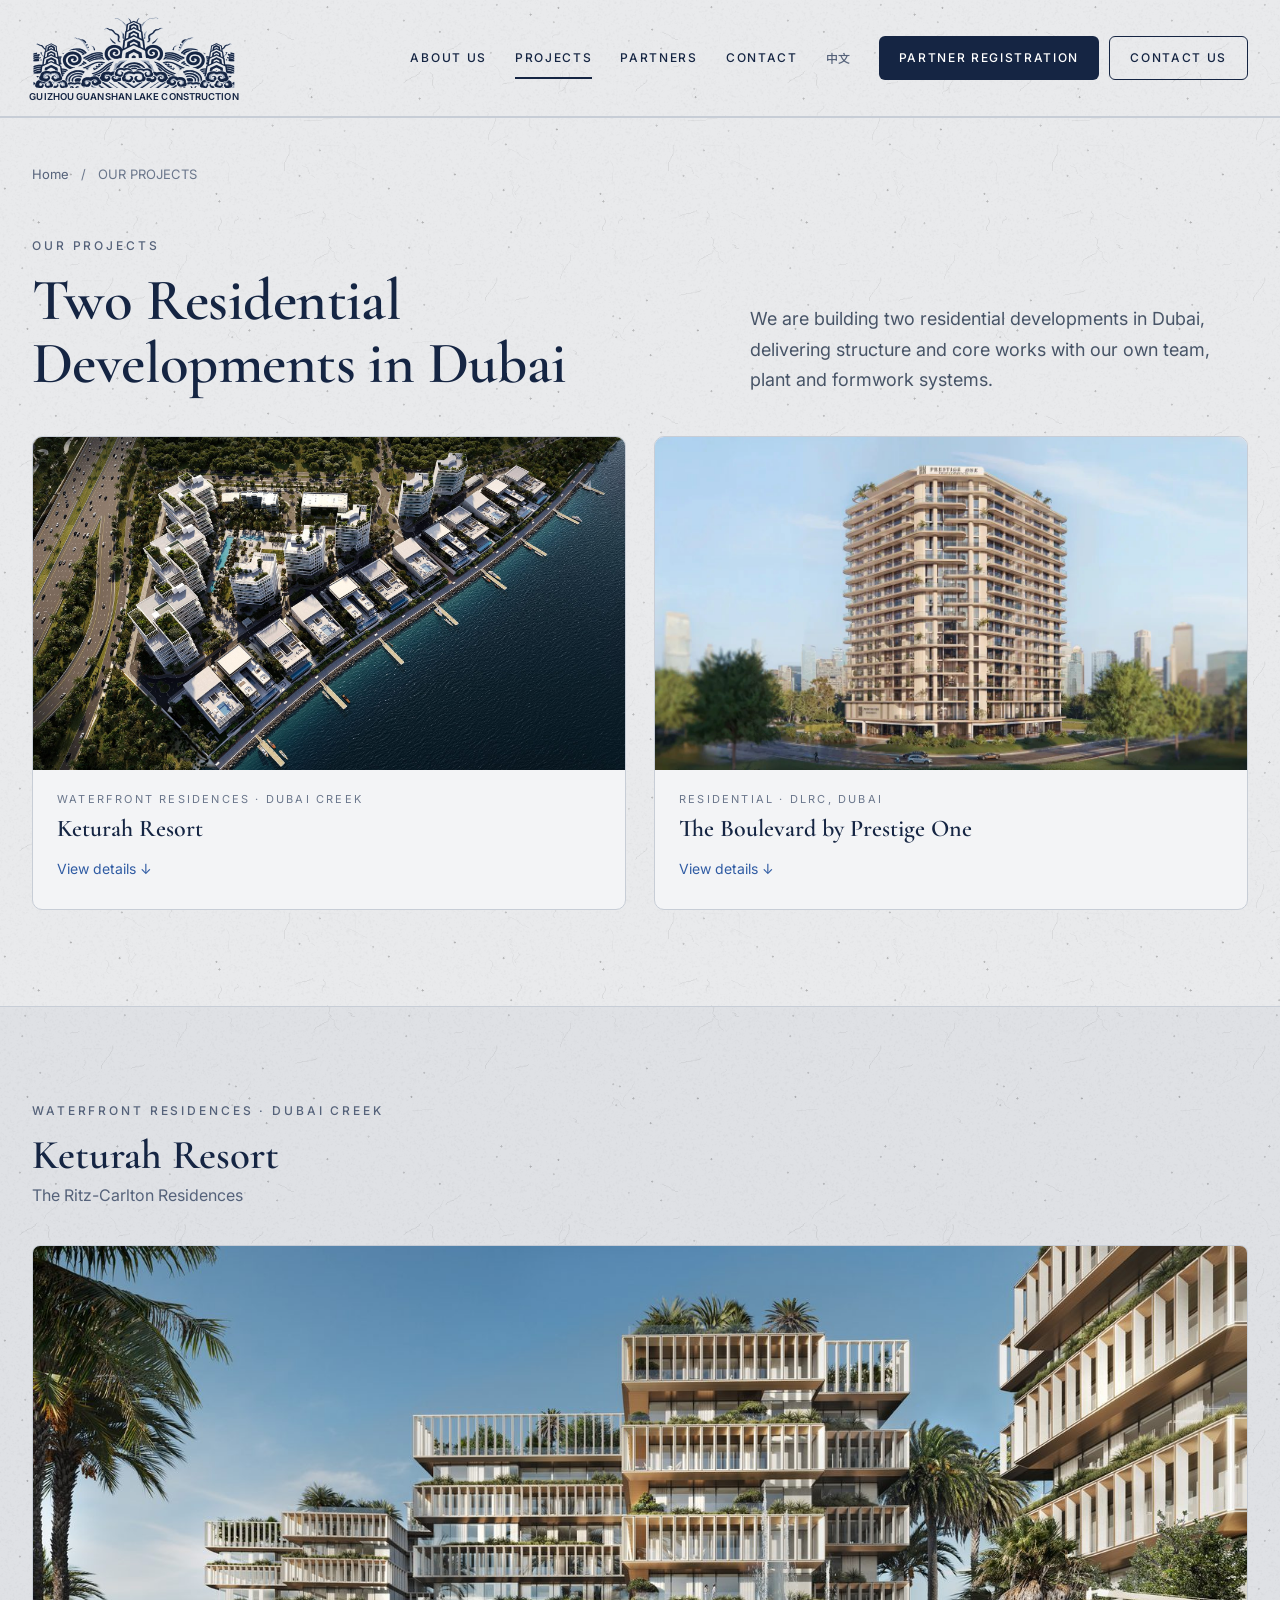
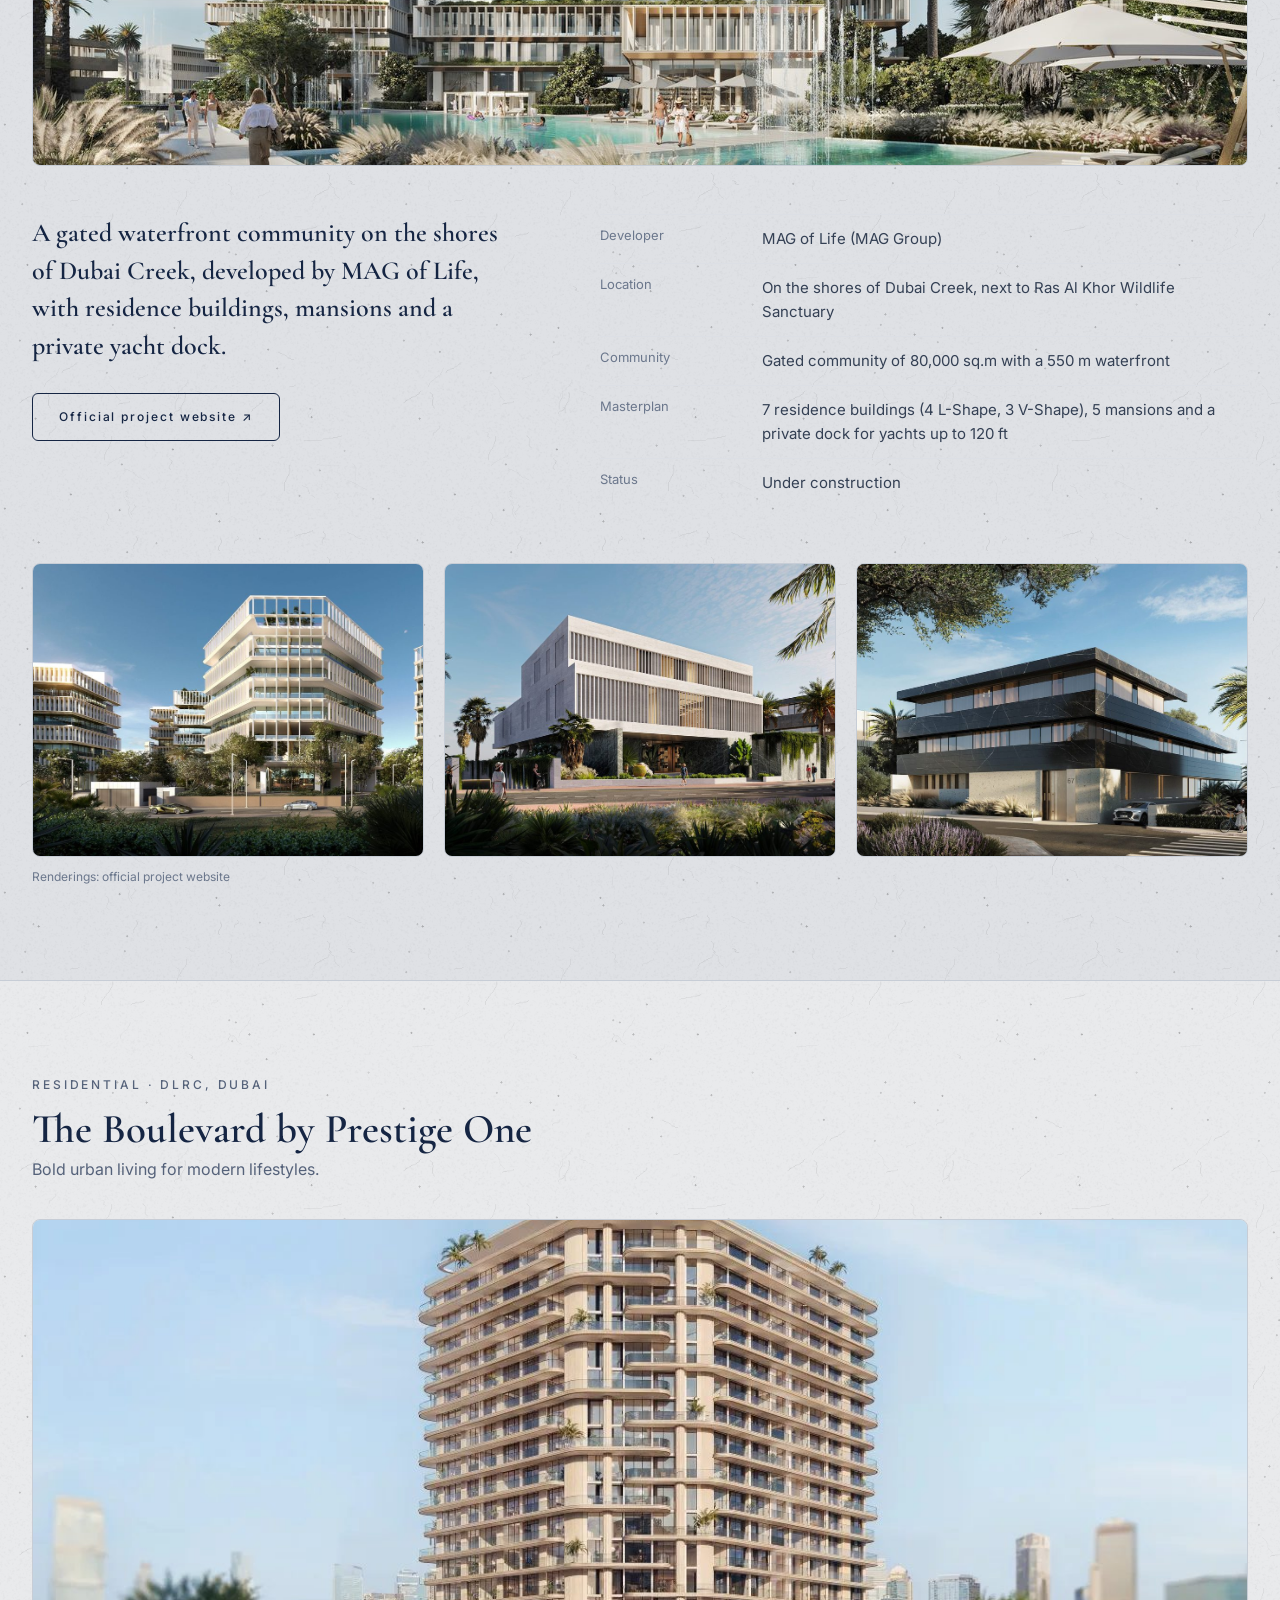
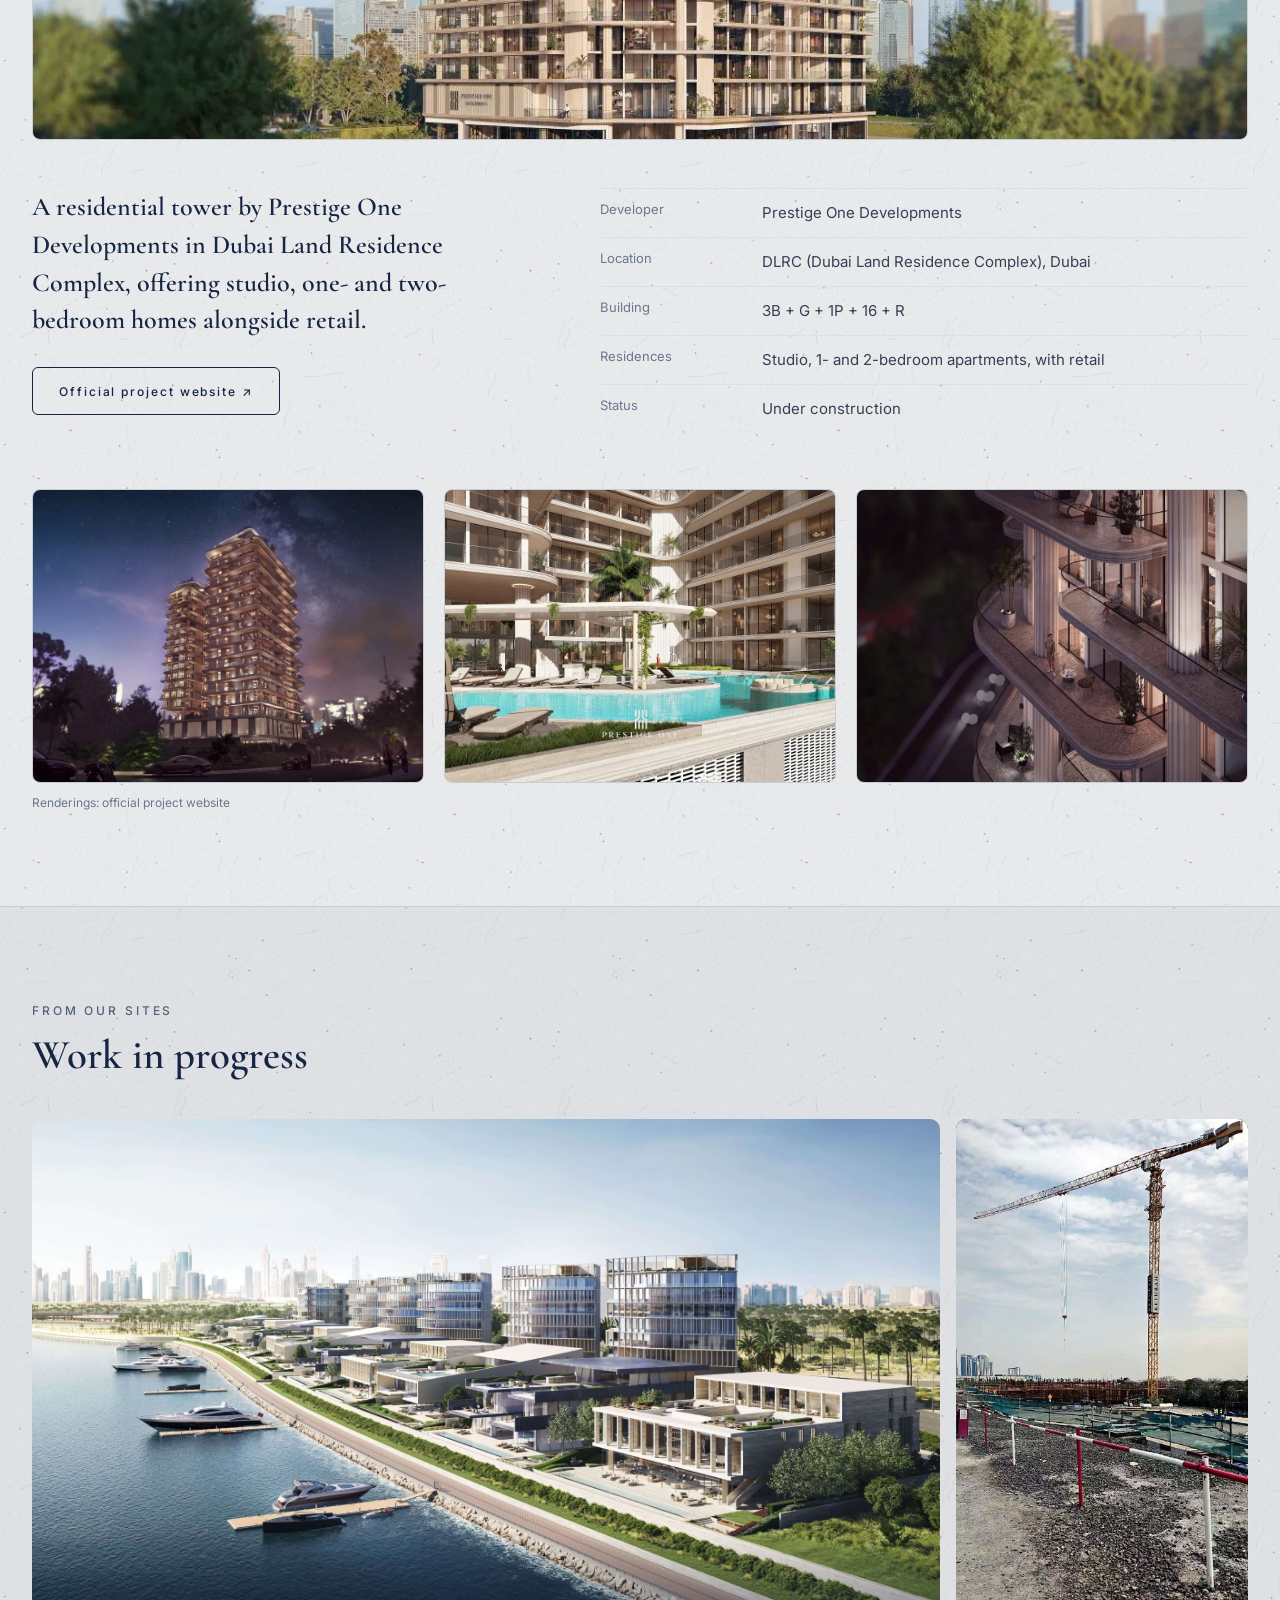
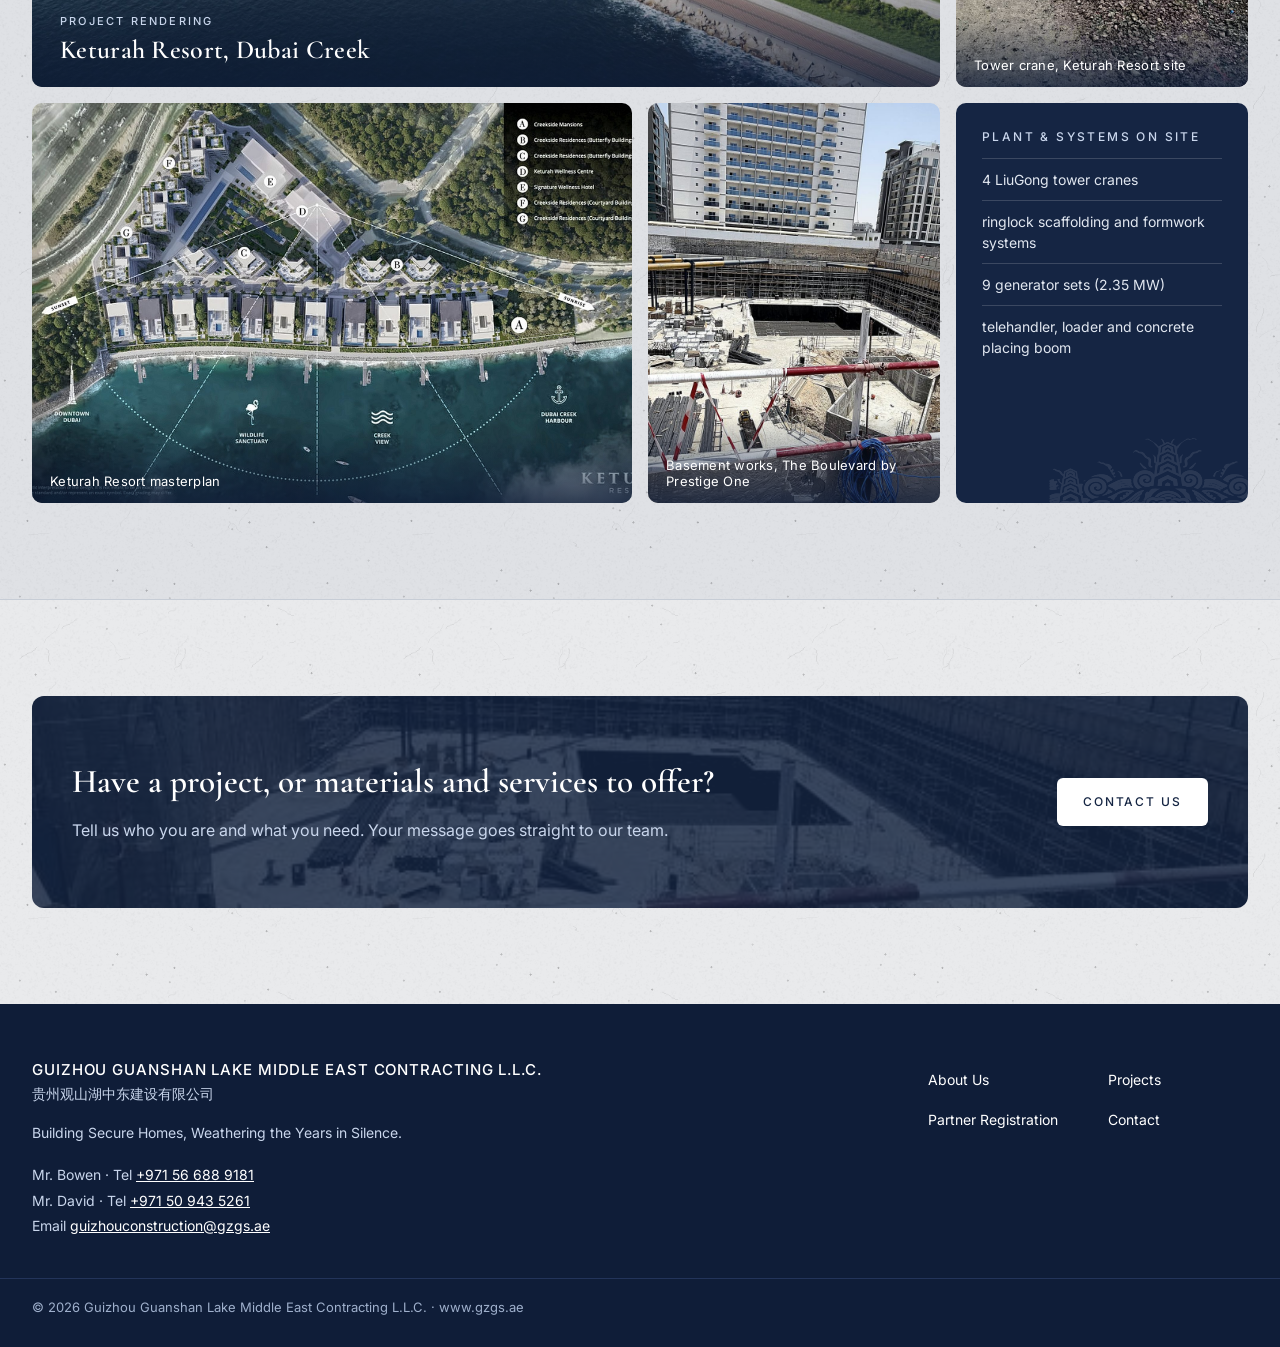
<file: projects.html>
<!doctype html>
<html lang="en">
<head>
<meta charset="utf-8">
<meta name="viewport" content="width=device-width, initial-scale=1">
<title>Projects — Guizhou Guanshan Lake Middle East Contracting</title>
<meta name="description" content="Our projects in Dubai: Keturah Resort on Dubai Creek and The Boulevard by Prestige One in DLRC.">
<link rel="canonical" href="https://gzgs.ae/projects.html">
<link rel="alternate" hreflang="en" href="https://gzgs.ae/projects.html">
<link rel="alternate" hreflang="zh-CN" href="https://gzgs.ae/zh/projects.html">
<link rel="alternate" hreflang="x-default" href="https://gzgs.ae/projects.html">
<meta property="og:type" content="website">
<meta property="og:title" content="Projects — Guizhou Guanshan Lake Middle East Contracting">
<meta property="og:description" content="Our projects in Dubai: Keturah Resort on Dubai Creek and The Boulevard by Prestige One in DLRC.">
<meta property="og:url" content="https://gzgs.ae/projects.html">
<meta property="og:image" content="https://gzgs.ae/assets/img/keturah-cover.jpg">
<meta name="theme-color" content="#152543">
<link rel="icon" type="image/png" sizes="32x32" href="assets/img/favicon-32.png">
<link rel="apple-touch-icon" href="assets/img/apple-touch-icon.png">
<link rel="preconnect" href="https://fonts.googleapis.com">
<link rel="preconnect" href="https://fonts.gstatic.com" crossorigin>
<link rel="stylesheet" href="https://fonts.googleapis.com/css2?family=Cormorant+Garamond:wght@500;600;700&amp;family=Inter:wght@400;500;600&amp;family=Noto+Sans+SC:wght@400;500;600&amp;family=Noto+Serif+SC:wght@500;600&amp;display=swap">
<style>
body{margin:0}
a{color:#152543}a:hover{color:#2F5BA3}
.paper{background-color:#E9EAEC;background-image:url(assets/img/paper.png);background-size:384px 384px}

.mosaic{display:grid;grid-template-columns:repeat(4,minmax(0,1fr));gap:16px}
.mosaic .m-main{grid-column:1 / 4;grid-row:1 / 3}
.mosaic .m-tall{grid-column:4 / 5;grid-row:1 / 3}
.mosaic .m-wide{grid-column:1 / 3}
.mosaic .m-main figcaption{padding:80px 28px 22px;font-size:15px}
.mosaic figure{position:relative;margin:0;overflow:hidden;border-radius:10px;background:#152543}
.mosaic figure img{width:100%;height:100%;object-fit:cover;display:block;transition:transform .6s ease}
.mosaic figure:hover img{transform:scale(1.03)}
.mosaic figcaption{position:absolute;left:0;right:0;bottom:0;padding:40px 18px 14px;background:linear-gradient(180deg,rgba(15,29,56,0) 0%,rgba(15,29,56,.78) 100%);color:#fff;font-size:13px;letter-spacing:.02em}
.culture-grid{display:grid;grid-template-columns:minmax(0,1.1fr) minmax(0,1fr);gap:24px}
@media (max-width: 860px){
 .mosaic{grid-template-columns:1fr}
 .mosaic .m-main,.mosaic .m-tall,.mosaic .m-wide{grid-row:auto;grid-column:auto}
 .mosaic .m-tall img{aspect-ratio:3 / 4;height:auto}
 .culture-grid{grid-template-columns:1fr}
}

</style>
<link rel="stylesheet" href="assets/css/site.css">
</head>
<body>

<div id="top" class="paper" style="font-family: 'Inter', sans-serif; color: #101828; min-height: 100vh">

<header style="border-bottom: 1px solid #C7CDD6">
<div style="max-width: 1320px; margin: 0 auto; padding: 14px 32px; display: flex; flex-wrap: wrap; align-items: center; justify-content: space-between; gap: 14px 32px">
<a href="./" aria-label="Guizhou Guanshan Lake Construction — home" style="display: flex; flex-direction: column; align-items: center; gap: 3px; text-decoration: none; width: 204px">
<img src="assets/img/logo.svg" alt="" aria-hidden="true" style="width: 204px; height: auto; display: block">
<span lang="en" style="font-family: 'Inter', sans-serif; font-weight: 600; font-size: 9.5px; letter-spacing: 0.01em; color: #152543; white-space: nowrap">GUIZHOU GUANSHAN LAKE CONSTRUCTION</span>
</a>
<nav aria-label="Main" style="display: flex; flex-wrap: wrap; align-items: center; gap: 4px 28px; font-family: 'Inter', sans-serif; font-weight: 500; font-size: 12px; letter-spacing: 0.14em">
<a href="about.html" style="text-decoration: none; padding: 14px 0; color: #152543;">ABOUT US</a><a href="projects.html" aria-current="page" style="text-decoration: none; padding: 14px 0; color: #152543; box-shadow: inset 0 -2px 0 #152543;">PROJECTS</a><a href="./#partners" style="text-decoration: none; padding: 14px 0; color: #152543;">PARTNERS</a><a href="contact.html" style="text-decoration: none; padding: 14px 0; color: #152543;">CONTACT</a>
<a href="zh/projects.html" lang="zh" style="text-decoration: none; padding: 14px 0; color: #55627A; font-family: 'Noto Sans SC', sans-serif; letter-spacing: 0.04em">中文</a>
<span style="display: flex; flex-wrap: wrap; gap: 10px">
<a href="contact.html#form" style="display: inline-flex; align-items: center; min-height: 44px; padding: 0 20px; border-radius: 6px; background: #152543; color: #FFFFFF; text-decoration: none">PARTNER REGISTRATION</a>
<a href="contact.html" style="display: inline-flex; align-items: center; min-height: 44px; padding: 0 20px; border-radius: 6px; border: 1px solid #152543; color: #152543; text-decoration: none">CONTACT US</a>
</span>
</nav>
</div>
</header>

<main>
<section aria-labelledby="page-title" style="border-top: 1px solid #C7CDD6">
<div style="max-width: 1320px; margin: 0 auto; padding: 40px 32px 88px">
<nav aria-label="Breadcrumb" style="font-size: 13px; color: #6B778C"><a href="./" style="color: #55627A; text-decoration: none; display: inline-flex; align-items: center; min-height: 32px">Home</a> <span aria-hidden="true" style="margin: 0 8px">/</span> <span aria-current="page">OUR PROJECTS</span></nav>
<div style="display: flex; flex-wrap: wrap; align-items: flex-end; justify-content: space-between; gap: 24px 80px; margin-top: 48px">
<div style="flex: 1 1 520px; min-width: 0">
<p style="margin: 0; font-family: 'Inter', sans-serif; font-weight: 500; font-size: 12px; letter-spacing: 0.24em; color: #55627A">OUR PROJECTS</p>
<h1 id="page-title" style="margin: 16px 0 0; font-family: 'Cormorant Garamond', serif; font-weight: 600; font-size: clamp(36px, 4.6vw, 64px); line-height: 1.08; letter-spacing: -0.01em; color: #152543">Two Residential Developments in Dubai</h1>
</div>
<p style="flex: 1 1 380px; min-width: 0; margin: 0; font-size: 18px; line-height: 1.7; color: #475467">We are building two residential developments in Dubai, delivering structure and core works with our own team, plant and formwork systems.</p>
</div>

</div>
</section>
<section aria-label="Two Residential Developments in Dubai" style="margin-top: -48px">
<div style="max-width: 1320px; margin: 0 auto; padding: 0 32px 96px; display: grid; grid-template-columns: repeat(auto-fit, minmax(min(420px, 100%), 1fr)); gap: 28px">
<a href="#keturah" style="display: block; text-decoration: none; background: #F3F4F6; border: 1px solid #C7CDD6; border-radius: 10px; overflow: hidden; color: inherit">
<img src="assets/img/keturah-masterplan.jpg" alt="" aria-hidden="true" style="width: 100%; aspect-ratio: 16 / 9; object-fit: cover; display: block">
<span style="display: block; padding: 22px 24px 24px"><span style="display: block; margin: 0; font-family: 'Inter', sans-serif; font-size: 11px; letter-spacing: 0.2em; color: #6B778C">WATERFRONT RESIDENCES · DUBAI CREEK</span>
<span style="display: block; margin-top: 8px; font-family: 'Cormorant Garamond', serif; font-weight: 600; font-size: 24px; color: #152543">Keturah Resort</span>
<span style="display: inline-flex; align-items: center; min-height: 32px; margin-top: 10px; font-size: 14px; color: #2F5BA3">View details ↓</span></span></a>
<a href="#boulevard" style="display: block; text-decoration: none; background: #F3F4F6; border: 1px solid #C7CDD6; border-radius: 10px; overflow: hidden; color: inherit">
<img loading="lazy" decoding="async" src="assets/img/boulevard-01.jpg" alt="" aria-hidden="true" style="width: 100%; aspect-ratio: 16 / 9; object-fit: cover; display: block">
<span style="display: block; padding: 22px 24px 24px"><span style="display: block; margin: 0; font-family: 'Inter', sans-serif; font-size: 11px; letter-spacing: 0.2em; color: #6B778C">RESIDENTIAL · DLRC, DUBAI</span>
<span style="display: block; margin-top: 8px; font-family: 'Cormorant Garamond', serif; font-weight: 600; font-size: 24px; color: #152543">The Boulevard by Prestige One</span>
<span style="display: inline-flex; align-items: center; min-height: 32px; margin-top: 10px; font-size: 14px; color: #2F5BA3">View details ↓</span></span></a>
</div>
</section>
<section id="keturah" aria-labelledby="keturah-title" style="border-top: 1px solid #C7CDD6; background: rgba(21, 37, 67, 0.045)">
<div style="max-width: 1320px; margin: 0 auto; padding: 96px 32px">
<p style="margin: 0; font-family: 'Inter', sans-serif; font-weight: 500; font-size: 12px; letter-spacing: 0.24em; color: #55627A">WATERFRONT RESIDENCES · DUBAI CREEK</p>
<h2 id="keturah-title" style="margin: 14px 0 0; font-family: 'Cormorant Garamond', serif; font-weight: 600; font-size: clamp(30px, 3.2vw, 44px); line-height: 1.15; color: #152543">Keturah Resort</h2>
<p style="margin: 6px 0 0; font-size: 16px; color: #55627A">The Ritz-Carlton Residences</p>
<figure style="margin: 40px 0 0"><img loading="lazy" decoding="async" src="assets/img/keturah-02.jpg" alt="Keturah Resort, The Ritz-Carlton Residences" style="width: 100%; aspect-ratio: 21 / 9; object-fit: cover; display: block; border-radius: 8px; border: 1px solid #C7CDD6"></figure>
<div style="display: flex; flex-wrap: wrap; gap: 40px 80px; margin-top: 48px">
<div style="flex: 1 1 360px; min-width: 0">
<p style="margin: 0; font-family: 'Cormorant Garamond', serif; font-weight: 600; font-size: 26px; line-height: 1.45; color: #152543">A gated waterfront community on the shores of Dubai Creek, developed by MAG of Life, with residence buildings, mansions and a private yacht dock.</p>
<a href="https://www.keturahresort.com/" target="_blank" rel="noopener" style="display: inline-flex; align-items: center; min-height: 48px; padding: 0 26px; border-radius: 6px; text-decoration: none; font-family: 'Inter', sans-serif; font-weight: 500; font-size: 12px; letter-spacing: 0.16em; margin-top: 28px; border: 1px solid #152543; color: #152543">Official project website ↗</a>
</div>
<dl style="flex: 1 1 520px; min-width: 0; margin: 0"><div style="display: grid; grid-template-columns: minmax(0, 150px) 1fr; gap: 12px; padding: 12px 0; border-top: 1px solid #DCDFE5"><dt style="font-size: 13px; color: #6B778C">Developer</dt><dd style="margin: 0; font-size: 15px; line-height: 1.6; color: #344054">MAG of Life (MAG Group)</dd></div><div style="display: grid; grid-template-columns: minmax(0, 150px) 1fr; gap: 12px; padding: 12px 0; border-top: 1px solid #DCDFE5"><dt style="font-size: 13px; color: #6B778C">Location</dt><dd style="margin: 0; font-size: 15px; line-height: 1.6; color: #344054">On the shores of Dubai Creek, next to Ras Al Khor Wildlife Sanctuary</dd></div><div style="display: grid; grid-template-columns: minmax(0, 150px) 1fr; gap: 12px; padding: 12px 0; border-top: 1px solid #DCDFE5"><dt style="font-size: 13px; color: #6B778C">Community</dt><dd style="margin: 0; font-size: 15px; line-height: 1.6; color: #344054">Gated community of 80,000 sq.m with a 550 m waterfront</dd></div><div style="display: grid; grid-template-columns: minmax(0, 150px) 1fr; gap: 12px; padding: 12px 0; border-top: 1px solid #DCDFE5"><dt style="font-size: 13px; color: #6B778C">Masterplan</dt><dd style="margin: 0; font-size: 15px; line-height: 1.6; color: #344054">7 residence buildings (4 L-Shape, 3 V-Shape), 5 mansions and a private dock for yachts up to 120 ft</dd></div><div style="display: grid; grid-template-columns: minmax(0, 150px) 1fr; gap: 12px; padding: 12px 0; border-top: 1px solid #DCDFE5"><dt style="font-size: 13px; color: #6B778C">Status</dt><dd style="margin: 0; font-size: 15px; line-height: 1.6; color: #344054">Under construction</dd></div></dl>
</div>
<div style="display: grid; grid-template-columns: repeat(auto-fit, minmax(min(280px, 100%), 1fr)); gap: 20px; margin-top: 56px"><figure style="margin: 0"><img loading="lazy" decoding="async" src="assets/img/keturah-03.jpg" alt="Keturah Resort residence buildings" style="width: 100%; aspect-ratio: 4 / 3; object-fit: cover; display: block; border-radius: 8px; border: 1px solid #C7CDD6"></figure><figure style="margin: 0"><img loading="lazy" decoding="async" src="assets/img/keturah-mansion.jpg" alt="A Keturah Resort mansion" style="width: 100%; aspect-ratio: 4 / 3; object-fit: cover; display: block; border-radius: 8px; border: 1px solid #C7CDD6"></figure><figure style="margin: 0"><img loading="lazy" decoding="async" src="assets/img/keturah-street.jpg" alt="Keturah Resort street view" style="width: 100%; aspect-ratio: 4 / 3; object-fit: cover; display: block; border-radius: 8px; border: 1px solid #C7CDD6"></figure></div>
<p style="margin: 12px 0 0; font-size: 12px; color: #6B778C">Renderings: official project website</p>
</div>
</section>
<section id="boulevard" aria-labelledby="boulevard-title" style="border-top: 1px solid #C7CDD6">
<div style="max-width: 1320px; margin: 0 auto; padding: 96px 32px">
<p style="margin: 0; font-family: 'Inter', sans-serif; font-weight: 500; font-size: 12px; letter-spacing: 0.24em; color: #55627A">RESIDENTIAL · DLRC, DUBAI</p>
<h2 id="boulevard-title" style="margin: 14px 0 0; font-family: 'Cormorant Garamond', serif; font-weight: 600; font-size: clamp(30px, 3.2vw, 44px); line-height: 1.15; color: #152543">The Boulevard by Prestige One</h2>
<p style="margin: 6px 0 0; font-size: 16px; color: #55627A">Bold urban living for modern lifestyles.</p>
<figure style="margin: 40px 0 0"><img loading="lazy" decoding="async" src="assets/img/boulevard-01.jpg" alt="The Boulevard by Prestige One" style="width: 100%; aspect-ratio: 21 / 9; object-fit: cover; display: block; border-radius: 8px; border: 1px solid #C7CDD6"></figure>
<div style="display: flex; flex-wrap: wrap; gap: 40px 80px; margin-top: 48px">
<div style="flex: 1 1 360px; min-width: 0">
<p style="margin: 0; font-family: 'Cormorant Garamond', serif; font-weight: 600; font-size: 26px; line-height: 1.45; color: #152543">A residential tower by Prestige One Developments in Dubai Land Residence Complex, offering studio, one- and two-bedroom homes alongside retail.</p>
<a href="https://prestigeone.ae/projects/the-boulevard-by-prestige-one" target="_blank" rel="noopener" style="display: inline-flex; align-items: center; min-height: 48px; padding: 0 26px; border-radius: 6px; text-decoration: none; font-family: 'Inter', sans-serif; font-weight: 500; font-size: 12px; letter-spacing: 0.16em; margin-top: 28px; border: 1px solid #152543; color: #152543">Official project website ↗</a>
</div>
<dl style="flex: 1 1 520px; min-width: 0; margin: 0"><div style="display: grid; grid-template-columns: minmax(0, 150px) 1fr; gap: 12px; padding: 12px 0; border-top: 1px solid #DCDFE5"><dt style="font-size: 13px; color: #6B778C">Developer</dt><dd style="margin: 0; font-size: 15px; line-height: 1.6; color: #344054">Prestige One Developments</dd></div><div style="display: grid; grid-template-columns: minmax(0, 150px) 1fr; gap: 12px; padding: 12px 0; border-top: 1px solid #DCDFE5"><dt style="font-size: 13px; color: #6B778C">Location</dt><dd style="margin: 0; font-size: 15px; line-height: 1.6; color: #344054">DLRC (Dubai Land Residence Complex), Dubai</dd></div><div style="display: grid; grid-template-columns: minmax(0, 150px) 1fr; gap: 12px; padding: 12px 0; border-top: 1px solid #DCDFE5"><dt style="font-size: 13px; color: #6B778C">Building</dt><dd style="margin: 0; font-size: 15px; line-height: 1.6; color: #344054">3B + G + 1P + 16 + R</dd></div><div style="display: grid; grid-template-columns: minmax(0, 150px) 1fr; gap: 12px; padding: 12px 0; border-top: 1px solid #DCDFE5"><dt style="font-size: 13px; color: #6B778C">Residences</dt><dd style="margin: 0; font-size: 15px; line-height: 1.6; color: #344054">Studio, 1- and 2-bedroom apartments, with retail</dd></div><div style="display: grid; grid-template-columns: minmax(0, 150px) 1fr; gap: 12px; padding: 12px 0; border-top: 1px solid #DCDFE5"><dt style="font-size: 13px; color: #6B778C">Status</dt><dd style="margin: 0; font-size: 15px; line-height: 1.6; color: #344054">Under construction</dd></div></dl>
</div>
<div style="display: grid; grid-template-columns: repeat(auto-fit, minmax(min(280px, 100%), 1fr)); gap: 20px; margin-top: 56px"><figure style="margin: 0"><img loading="lazy" decoding="async" src="assets/img/boulevard-night.jpg" alt="The Boulevard by Prestige One at night" style="width: 100%; aspect-ratio: 4 / 3; object-fit: cover; display: block; border-radius: 8px; border: 1px solid #C7CDD6"></figure><figure style="margin: 0"><img loading="lazy" decoding="async" src="assets/img/boulevard-pool.jpg" alt="Pool deck at The Boulevard by Prestige One" style="width: 100%; aspect-ratio: 4 / 3; object-fit: cover; display: block; border-radius: 8px; border: 1px solid #C7CDD6"></figure><figure style="margin: 0"><img loading="lazy" decoding="async" src="assets/img/boulevard-balcony.jpg" alt="Balcony detail, The Boulevard by Prestige One" style="width: 100%; aspect-ratio: 4 / 3; object-fit: cover; display: block; border-radius: 8px; border: 1px solid #C7CDD6"></figure></div>
<p style="margin: 12px 0 0; font-size: 12px; color: #6B778C">Renderings: official project website</p>
</div>
</section>
<section aria-labelledby="ours-title" style="border-top: 1px solid #C7CDD6; background: rgba(21, 37, 67, 0.045)">
<div style="max-width: 1320px; margin: 0 auto; padding: 96px 32px">
<p style="margin: 0; font-family: 'Inter', sans-serif; font-weight: 500; font-size: 12px; letter-spacing: 0.24em; color: #55627A">FROM OUR SITES</p>
<h2 id="ours-title" style="margin: 14px 0 0; font-family: 'Cormorant Garamond', serif; font-weight: 600; font-size: clamp(30px, 3.2vw, 44px); line-height: 1.15; color: #152543">Work in progress</h2>
<div style="margin-top: 40px"><div class="mosaic">
<figure class="m-main"><img loading="lazy" decoding="async" src="assets/img/keturah-cover.jpg" alt="Rendering of Keturah Resort on Dubai Creek" style="aspect-ratio: 16 / 10"><figcaption><span style="display: block; font-family: 'Inter', sans-serif; font-weight: 500; font-size: 11px; letter-spacing: 0.2em; color: #C9D6EC">PROJECT RENDERING</span><span style="display: block; margin-top: 6px; font-family: 'Cormorant Garamond', serif; font-weight: 600; font-size: 26px">Keturah Resort, Dubai Creek</span></figcaption></figure>
<figure class="m-tall"><img loading="lazy" decoding="async" src="assets/img/site-crane.jpg" alt="Tower crane on our Keturah Resort site" style="object-position: 50% 0%"><figcaption>Tower crane, Keturah Resort site</figcaption></figure>
<figure class="m-wide"><img loading="lazy" decoding="async" src="assets/img/keturah-masterplan-labelled.jpg" alt="Keturah Resort masterplan on Dubai Creek" style="aspect-ratio: 3 / 2"><figcaption>Keturah Resort masterplan</figcaption></figure>
<figure><img loading="lazy" decoding="async" src="assets/img/site-basement.jpg" alt="Basement works at The Boulevard by Prestige One"><figcaption>Basement works, The Boulevard by Prestige One</figcaption></figure>
<div style="position: relative; overflow: hidden; border-radius: 10px; background: #152543; color: #FFFFFF; padding: 26px 26px 18px; display: flex; flex-direction: column">
<img loading="lazy" decoding="async" src="assets/img/logo.svg" alt="" aria-hidden="true" style="position: absolute; right: -40px; bottom: -18px; width: 240px; opacity: 0.09; filter: brightness(0) invert(1)">
<p style="position: relative; margin: 0; font-family: 'Inter', sans-serif; font-weight: 500; font-size: 12px; letter-spacing: 0.2em; color: #C9D6EC">PLANT &amp; SYSTEMS ON SITE</p>
<ul style="position: relative; margin: 14px 0 0; padding: 0; list-style: none; font-size: 14px; line-height: 1.5; color: #E1E7F0"><li style="padding: 10px 0; border-top: 1px solid rgba(255,255,255,.16)">4 LiuGong tower cranes</li><li style="padding: 10px 0; border-top: 1px solid rgba(255,255,255,.16)">ringlock scaffolding and formwork systems</li><li style="padding: 10px 0; border-top: 1px solid rgba(255,255,255,.16)">9 generator sets (2.35 MW)</li><li style="padding: 10px 0; border-top: 1px solid rgba(255,255,255,.16)">telehandler, loader and concrete placing boom</li></ul>
</div>
</div></div>
</div>
</section>
<section aria-labelledby="cta-title" style="border-top: 1px solid #C7CDD6">
<div style="max-width: 1320px; margin: 0 auto; padding: 96px 32px">
<div style="position: relative; overflow: hidden; border-radius: 12px; background: #152543; color: #FFFFFF; padding: 64px 40px; display: flex; flex-wrap: wrap; align-items: center; justify-content: space-between; gap: 28px">
<img loading="lazy" decoding="async" src="assets/img/site-texture.jpg" alt="" aria-hidden="true" style="position: absolute; inset: 0; width: 100%; height: 100%; object-fit: cover; opacity: 0.16">
<div style="position: relative; flex: 1 1 520px; min-width: 0">
<h2 id="cta-title" style="margin: 0; font-family: 'Cormorant Garamond', serif; font-weight: 600; font-size: clamp(24px, 2.6vw, 34px); line-height: 1.35">Have a project, or materials and services to offer?</h2>
<p style="margin: 12px 0 0; font-size: 16px; line-height: 1.7; color: #C9D6EC">Tell us who you are and what you need. Your message goes straight to our team.</p>
</div>
<a href="contact.html" style="position: relative; display: inline-flex; align-items: center; min-height: 48px; padding: 0 26px; border-radius: 6px; text-decoration: none; font-family: 'Inter', sans-serif; font-weight: 500; font-size: 12px; letter-spacing: 0.16em; background: #FFFFFF; color: #152543">CONTACT US</a>
</div>
</div>
</section>
</main>

<footer style="background: #0F1D38; color: #C9D6EC">
<div style="max-width: 1320px; margin: 0 auto; padding: 56px 32px 40px; display: flex; flex-wrap: wrap; justify-content: space-between; gap: 32px">
<div style="flex: 1 1 380px; min-width: 0">
<p style="margin: 0; font-weight: 500; font-size: 15px; letter-spacing: 0.06em; color: #FFFFFF">GUIZHOU GUANSHAN LAKE MIDDLE EAST CONTRACTING L.L.C.</p>
<p lang="zh" style="margin: 6px 0 0; font-size: 14px">贵州观山湖中东建设有限公司</p>
<p style="margin: 18px 0 0; font-size: 14px; line-height: 1.6; max-width: 420px">Building Secure Homes, Weathering the Years in Silence.</p>
<p style="margin: 18px 0 0; font-size: 14px; line-height: 1.8"><span style="display: block"><span style="">Mr. Bowen</span> · Tel <a href="tel:+971566889181" style="color: #FFFFFF">+971 56 688 9181</a></span><span style="display: block"><span style="">Mr. David</span> · Tel <a href="tel:+971509435261" style="color: #FFFFFF">+971 50 943 5261</a></span><span style="display: block">Email <a href="mailto:guizhouconstruction@gzgs.ae" style="color: #FFFFFF">guizhouconstruction@gzgs.ae</a></span></p>
</div>
<nav aria-label="Footer" style="display: grid; grid-template-columns: repeat(2, minmax(140px, auto)); gap: 0 40px; font-size: 14px; align-content: start"><a href="about.html" style="display: inline-flex; align-items: center; min-height: 40px; color: #FFFFFF; text-decoration: none">About Us</a><a href="projects.html" style="display: inline-flex; align-items: center; min-height: 40px; color: #FFFFFF; text-decoration: none">Projects</a><a href="contact.html" style="display: inline-flex; align-items: center; min-height: 40px; color: #FFFFFF; text-decoration: none">Partner Registration</a><a href="contact.html" style="display: inline-flex; align-items: center; min-height: 40px; color: #FFFFFF; text-decoration: none">Contact</a></nav>
</div>
<div style="max-width: 1320px; margin: 0 auto; padding: 20px 32px 32px; border-top: 1px solid #23345A; font-size: 13px; color: #9FB0CC">© 2026 Guizhou Guanshan Lake Middle East Contracting L.L.C. · www.gzgs.ae</div>
</footer>

</div>

</body>
</html>
</file>
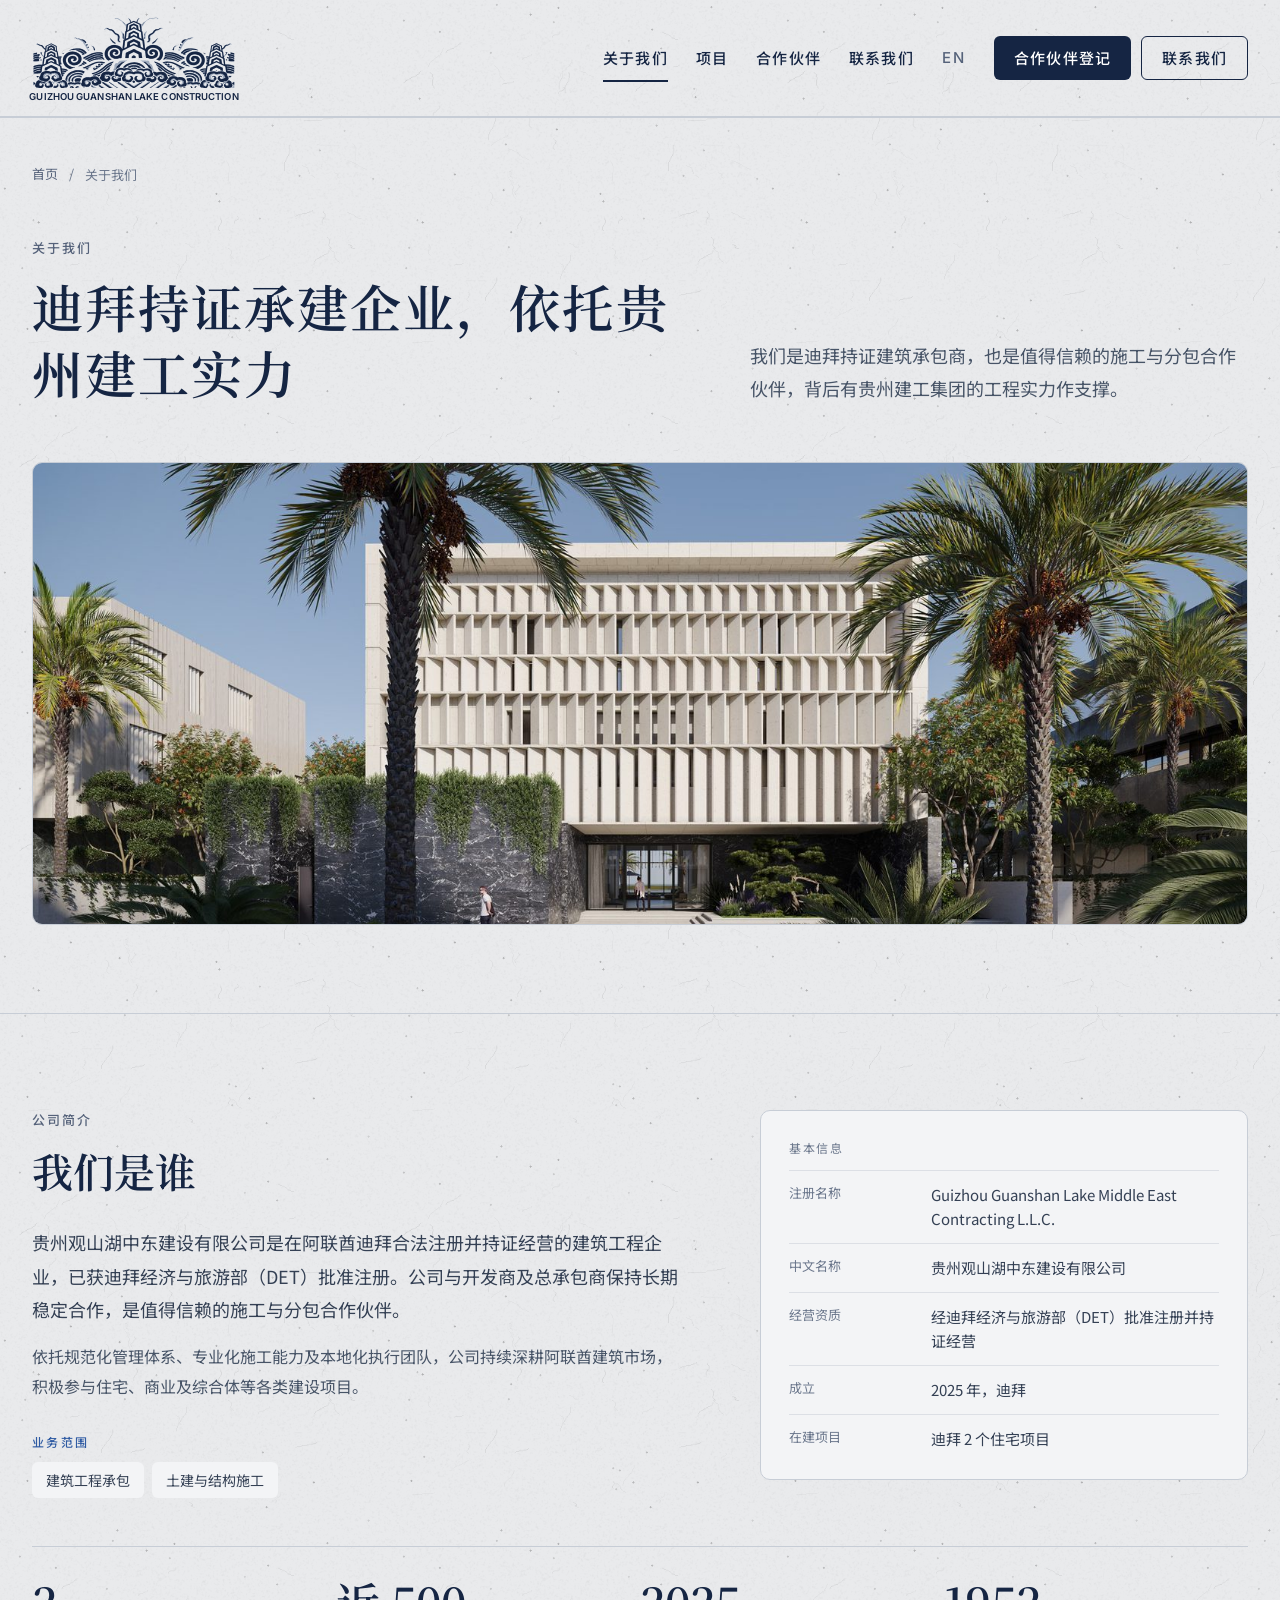
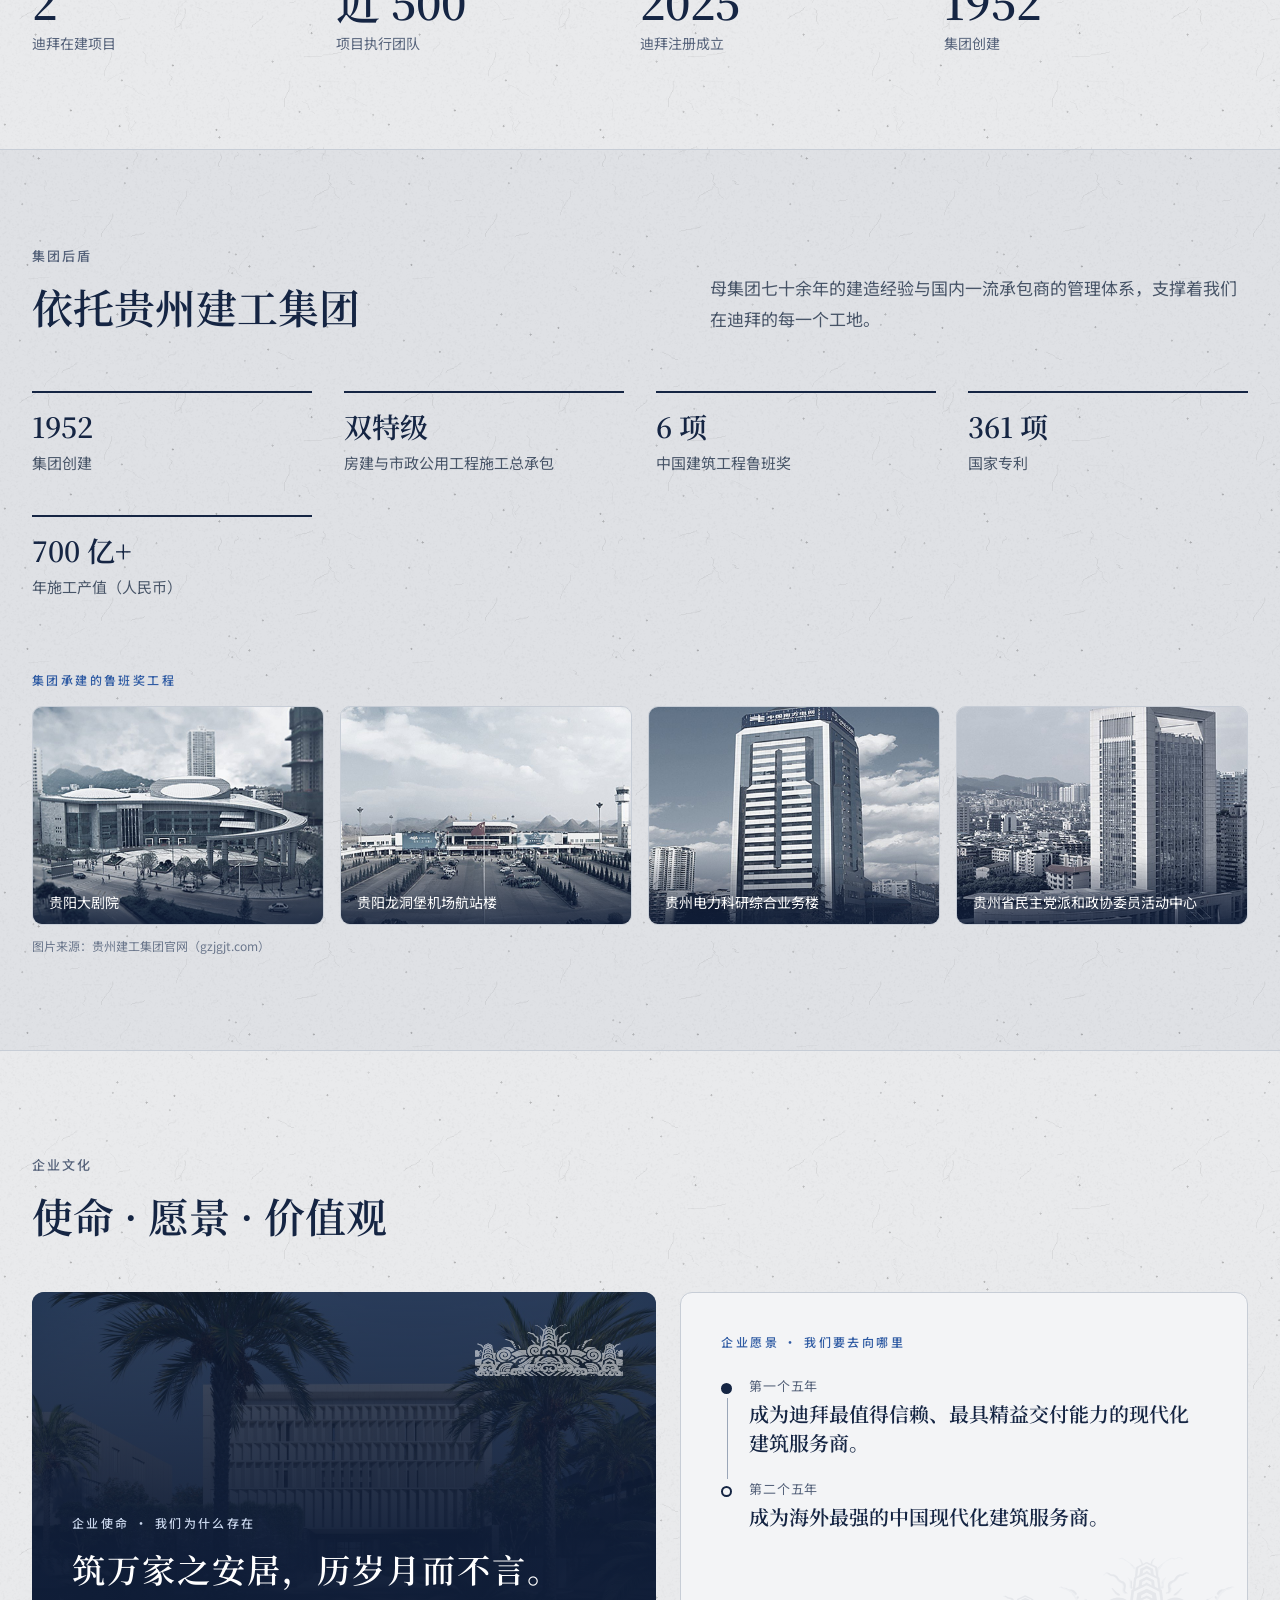
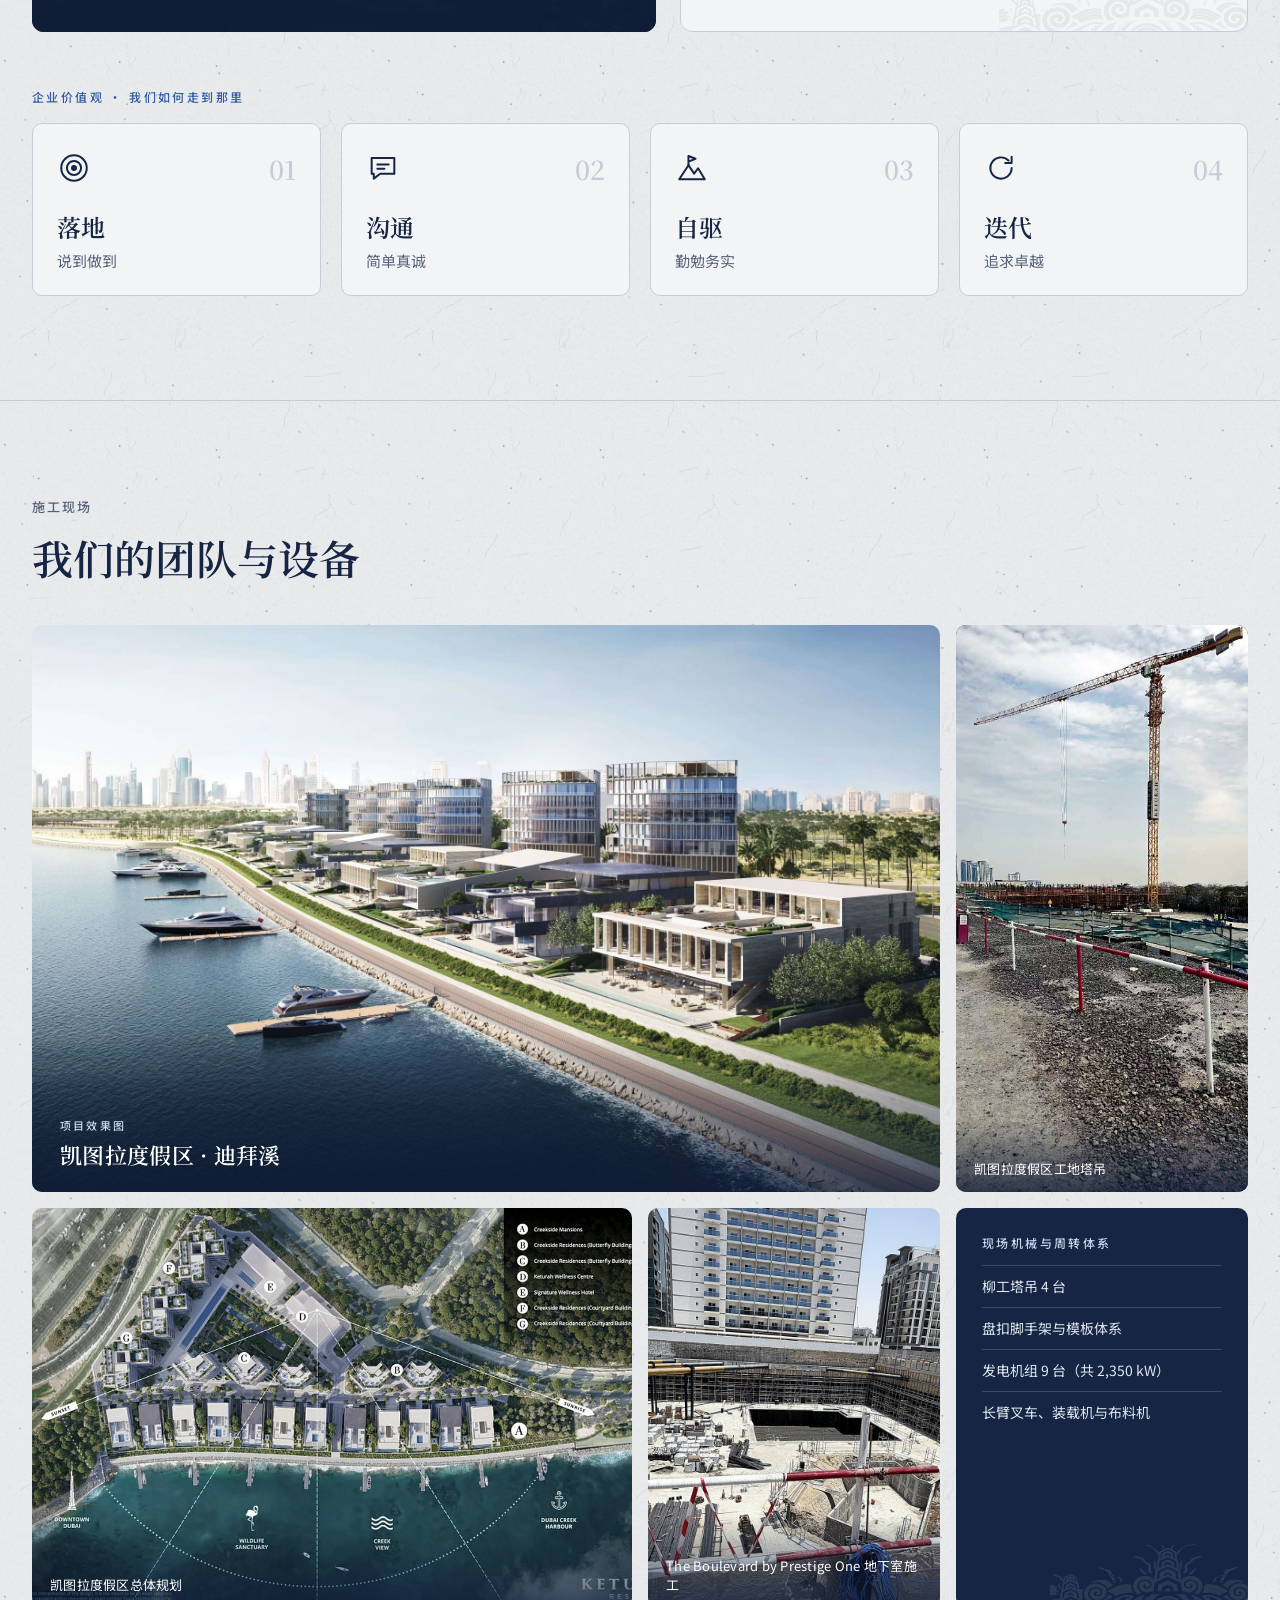
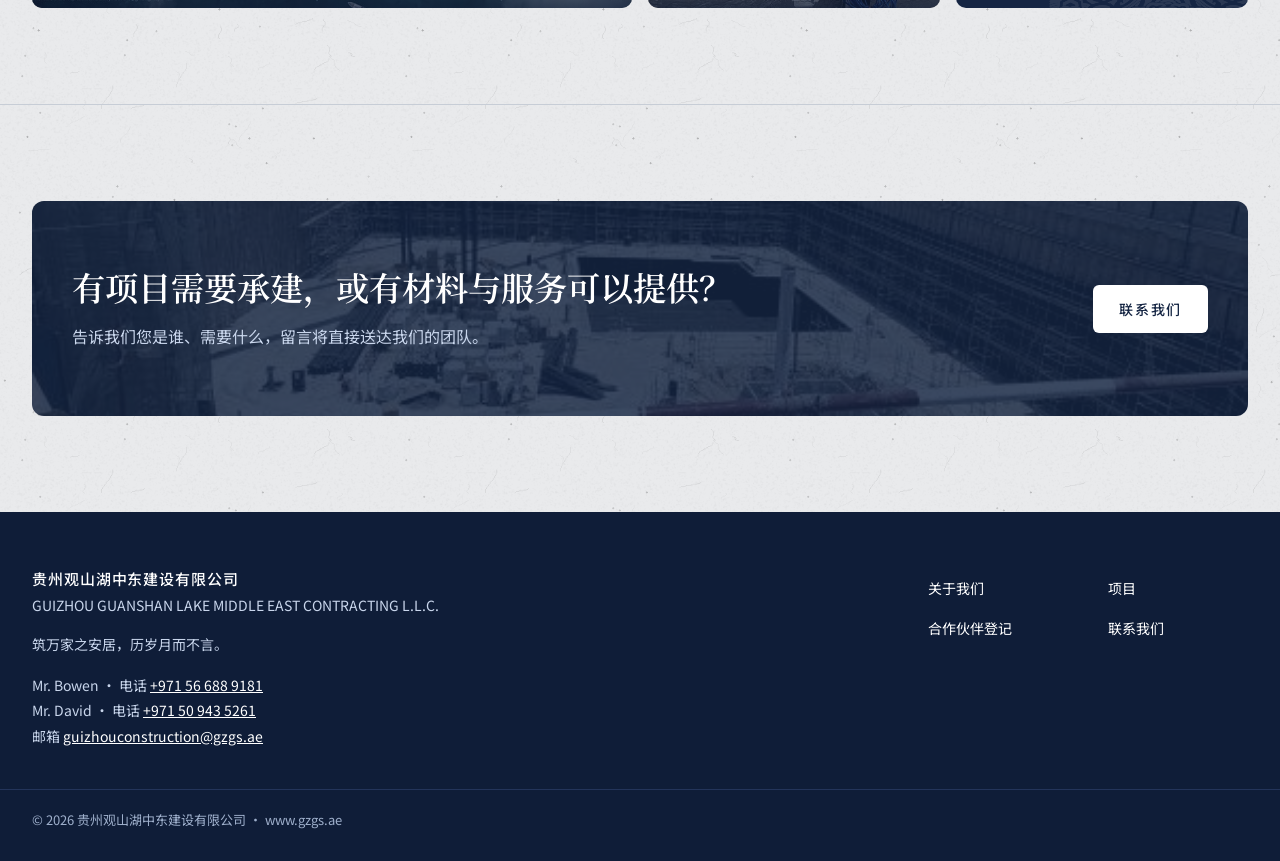
<file: zh/about.html>
<!doctype html>
<html lang="zh-CN">
<head>
<meta charset="utf-8">
<meta name="viewport" content="width=device-width, initial-scale=1">
<title>关于我们 — 贵州观山湖中东建设有限公司</title>
<meta name="description" content="关于贵州观山湖中东建设有限公司：迪拜持证承建企业，依托贵州建工集团实力。">
<link rel="canonical" href="https://gzgs.ae/zh/about.html">
<link rel="alternate" hreflang="en" href="https://gzgs.ae/about.html">
<link rel="alternate" hreflang="zh-CN" href="https://gzgs.ae/zh/about.html">
<link rel="alternate" hreflang="x-default" href="https://gzgs.ae/about.html">
<meta property="og:type" content="website">
<meta property="og:title" content="关于我们 — 贵州观山湖中东建设有限公司">
<meta property="og:description" content="关于贵州观山湖中东建设有限公司：迪拜持证承建企业，依托贵州建工集团实力。">
<meta property="og:url" content="https://gzgs.ae/zh/about.html">
<meta property="og:image" content="https://gzgs.ae/assets/img/keturah-cover.jpg">
<meta name="theme-color" content="#152543">
<link rel="icon" type="image/png" sizes="32x32" href="../assets/img/favicon-32.png">
<link rel="apple-touch-icon" href="../assets/img/apple-touch-icon.png">
<link rel="preconnect" href="https://fonts.googleapis.com">
<link rel="preconnect" href="https://fonts.gstatic.com" crossorigin>
<link rel="stylesheet" href="https://fonts.googleapis.com/css2?family=Cormorant+Garamond:wght@500;600;700&amp;family=Inter:wght@400;500;600&amp;family=Noto+Sans+SC:wght@400;500;600&amp;family=Noto+Serif+SC:wght@500;600&amp;display=swap">
<style>
body{margin:0}
a{color:#152543}a:hover{color:#2F5BA3}
.paper{background-color:#E9EAEC;background-image:url(../assets/img/paper.png);background-size:384px 384px}

.mosaic{display:grid;grid-template-columns:repeat(4,minmax(0,1fr));gap:16px}
.mosaic .m-main{grid-column:1 / 4;grid-row:1 / 3}
.mosaic .m-tall{grid-column:4 / 5;grid-row:1 / 3}
.mosaic .m-wide{grid-column:1 / 3}
.mosaic .m-main figcaption{padding:80px 28px 22px;font-size:15px}
.mosaic figure{position:relative;margin:0;overflow:hidden;border-radius:10px;background:#152543}
.mosaic figure img{width:100%;height:100%;object-fit:cover;display:block;transition:transform .6s ease}
.mosaic figure:hover img{transform:scale(1.03)}
.mosaic figcaption{position:absolute;left:0;right:0;bottom:0;padding:40px 18px 14px;background:linear-gradient(180deg,rgba(15,29,56,0) 0%,rgba(15,29,56,.78) 100%);color:#fff;font-size:13px;letter-spacing:.02em}
.culture-grid{display:grid;grid-template-columns:minmax(0,1.1fr) minmax(0,1fr);gap:24px}
@media (max-width: 860px){
 .mosaic{grid-template-columns:1fr}
 .mosaic .m-main,.mosaic .m-tall,.mosaic .m-wide{grid-row:auto;grid-column:auto}
 .mosaic .m-tall img{aspect-ratio:3 / 4;height:auto}
 .culture-grid{grid-template-columns:1fr}
}

</style>
<link rel="stylesheet" href="../assets/css/site.css">
</head>
<body>

<div id="top" class="paper" style="font-family: 'Noto Sans SC', 'PingFang SC', sans-serif; color: #101828; min-height: 100vh">

<header style="border-bottom: 1px solid #C7CDD6">
<div style="max-width: 1320px; margin: 0 auto; padding: 14px 32px; display: flex; flex-wrap: wrap; align-items: center; justify-content: space-between; gap: 14px 32px">
<a href="./" aria-label="Guizhou Guanshan Lake Construction — home" style="display: flex; flex-direction: column; align-items: center; gap: 3px; text-decoration: none; width: 204px">
<img src="../assets/img/logo.svg" alt="" aria-hidden="true" style="width: 204px; height: auto; display: block">
<span lang="en" style="font-family: 'Inter', sans-serif; font-weight: 600; font-size: 9.5px; letter-spacing: 0.01em; color: #152543; white-space: nowrap">GUIZHOU GUANSHAN LAKE CONSTRUCTION</span>
</a>
<nav aria-label="Main" style="display: flex; flex-wrap: wrap; align-items: center; gap: 4px 28px; font-family: 'Noto Sans SC', 'PingFang SC', sans-serif; font-weight: 500; font-size: 15px; letter-spacing: 0.08em">
<a href="about.html" aria-current="page" style="text-decoration: none; padding: 14px 0; color: #152543; box-shadow: inset 0 -2px 0 #152543;">关于我们</a><a href="projects.html" style="text-decoration: none; padding: 14px 0; color: #152543;">项目</a><a href="./#partners" style="text-decoration: none; padding: 14px 0; color: #152543;">合作伙伴</a><a href="contact.html" style="text-decoration: none; padding: 14px 0; color: #152543;">联系我们</a>
<a href="../about.html" lang="en" style="text-decoration: none; padding: 14px 0; color: #55627A; font-family: 'Inter', sans-serif; letter-spacing: 0.14em">EN</a>
<span style="display: flex; flex-wrap: wrap; gap: 10px">
<a href="contact.html#form" style="display: inline-flex; align-items: center; min-height: 44px; padding: 0 20px; border-radius: 6px; background: #152543; color: #FFFFFF; text-decoration: none">合作伙伴登记</a>
<a href="contact.html" style="display: inline-flex; align-items: center; min-height: 44px; padding: 0 20px; border-radius: 6px; border: 1px solid #152543; color: #152543; text-decoration: none">联系我们</a>
</span>
</nav>
</div>
</header>

<main>
<section aria-labelledby="page-title" style="border-top: 1px solid #C7CDD6">
<div style="max-width: 1320px; margin: 0 auto; padding: 40px 32px 88px">
<nav aria-label="Breadcrumb" style="font-size: 13px; color: #6B778C"><a href="./" style="color: #55627A; text-decoration: none; display: inline-flex; align-items: center; min-height: 32px">首页</a> <span aria-hidden="true" style="margin: 0 8px">/</span> <span aria-current="page">关于我们</span></nav>
<div style="display: flex; flex-wrap: wrap; align-items: flex-end; justify-content: space-between; gap: 24px 80px; margin-top: 48px">
<div style="flex: 1 1 520px; min-width: 0">
<p style="margin: 0; font-family: 'Noto Sans SC', 'PingFang SC', sans-serif; font-weight: 500; font-size: 13px; letter-spacing: 0.16em; color: #55627A">关于我们</p>
<h1 id="page-title" style="margin: 16px 0 0; font-family: 'Noto Serif SC', 'Songti SC', serif; font-weight: 600; font-size: clamp(36px, 4vw, 56px); line-height: 1.3; letter-spacing: 0.04em; color: #152543">迪拜持证承建企业，依托贵州建工实力</h1>
</div>
<p style="flex: 1 1 380px; min-width: 0; margin: 0; font-size: 18px; line-height: 1.85; color: #475467">我们是迪拜持证建筑承包商，也是值得信赖的施工与分包合作伙伴，背后有贵州建工集团的工程实力作支撑。</p>
</div>
<img src="../assets/img/keturah-facade.jpg" alt="凯图拉度假区" style="width: 100%; aspect-ratio: 21 / 8; object-fit: cover; display: block; border-radius: 10px; border: 1px solid #C7CDD6; margin-top: 56px">
</div>
</section>
<section aria-labelledby="prof-title" style="border-top: 1px solid #C7CDD6">
<div style="max-width: 1320px; margin: 0 auto; padding: 96px 32px; display: flex; flex-wrap: wrap; gap: 48px 80px">
<div style="flex: 1 1 560px; min-width: 0">
<p style="margin: 0; font-family: 'Noto Sans SC', 'PingFang SC', sans-serif; font-weight: 500; font-size: 13px; letter-spacing: 0.16em; color: #55627A">公司简介</p>
<h2 id="prof-title" style="margin: 14px 0 0; font-family: 'Noto Serif SC', 'Songti SC', serif; font-weight: 600; font-size: clamp(30px, 3.2vw, 44px); line-height: 1.35; color: #152543">我们是谁</h2>
<p style="margin: 28px 0 0; font-size: 18px; line-height: 1.85; color: #344054">贵州观山湖中东建设有限公司是在阿联酋迪拜合法注册并持证经营的建筑工程企业，已获迪拜经济与旅游部（DET）批准注册。公司与开发商及总承包商保持长期稳定合作，是值得信赖的施工与分包合作伙伴。</p>
<p style="margin: 16px 0 0; font-size: 16px; line-height: 1.85; color: #475467">依托规范化管理体系、专业化施工能力及本地化执行团队，公司持续深耕阿联酋建筑市场，积极参与住宅、商业及综合体等各类建设项目。</p>
<p style="margin: 0; font-family: 'Noto Sans SC', 'PingFang SC', sans-serif; font-weight: 500; font-size: 12px; letter-spacing: 0.2em; color: #2F5BA3; margin-top: 32px">业务范围</p>
<ul style="margin: 12px 0 0; padding: 0; list-style: none; display: flex; flex-wrap: wrap; gap: 8px"><li style="padding: 8px 14px; border-radius: 6px; background: #F3F4F6; font-size: 14px; color: #344054">建筑工程承包</li><li style="padding: 8px 14px; border-radius: 6px; background: #F3F4F6; font-size: 14px; color: #344054">土建与结构施工</li></ul>
</div>
<div style="flex: 1 1 400px; min-width: 0; background: #F3F4F6; border: 1px solid #C7CDD6; border-radius: 10px; padding: 28px 28px 16px; align-self: flex-start">
<p style="margin: 0; font-family: 'Noto Sans SC', 'PingFang SC', sans-serif; font-size: 12px; letter-spacing: 0.14em; color: #6B778C">基本信息</p>
<dl style="margin: 14px 0 0"><div style="display: grid; grid-template-columns: minmax(0, 130px) 1fr; gap: 12px; padding: 12px 0; border-top: 1px solid #DCDFE5"><dt style="font-size: 13px; color: #6B778C">注册名称</dt><dd style="margin: 0; font-size: 15px; line-height: 1.6; color: #344054">Guizhou Guanshan Lake Middle East Contracting L.L.C.</dd></div><div style="display: grid; grid-template-columns: minmax(0, 130px) 1fr; gap: 12px; padding: 12px 0; border-top: 1px solid #DCDFE5"><dt style="font-size: 13px; color: #6B778C">中文名称</dt><dd style="margin: 0; font-size: 15px; line-height: 1.6; color: #344054">贵州观山湖中东建设有限公司</dd></div><div style="display: grid; grid-template-columns: minmax(0, 130px) 1fr; gap: 12px; padding: 12px 0; border-top: 1px solid #DCDFE5"><dt style="font-size: 13px; color: #6B778C">经营资质</dt><dd style="margin: 0; font-size: 15px; line-height: 1.6; color: #344054">经迪拜经济与旅游部（DET）批准注册并持证经营</dd></div><div style="display: grid; grid-template-columns: minmax(0, 130px) 1fr; gap: 12px; padding: 12px 0; border-top: 1px solid #DCDFE5"><dt style="font-size: 13px; color: #6B778C">成立</dt><dd style="margin: 0; font-size: 15px; line-height: 1.6; color: #344054">2025 年，迪拜</dd></div><div style="display: grid; grid-template-columns: minmax(0, 130px) 1fr; gap: 12px; padding: 12px 0; border-top: 1px solid #DCDFE5"><dt style="font-size: 13px; color: #6B778C">在建项目</dt><dd style="margin: 0; font-size: 15px; line-height: 1.6; color: #344054">迪拜 2 个住宅项目</dd></div></dl>
</div>
<div style="flex: 1 1 100%; display: grid; grid-template-columns: repeat(auto-fit, minmax(min(220px, 100%), 1fr)); border-top: 1px solid #C7CDD6"><div style="padding: 32px 24px 0 0"><p style="margin: 0; font-family: 'Noto Serif SC', 'Songti SC', serif; font-weight: 600; font-size: 44px; line-height: 1; color: #152543">2</p><p style="margin: 10px 0 0; font-size: 14px; color: #55627A">迪拜在建项目</p></div><div style="padding: 32px 24px 0 0"><p style="margin: 0; font-family: 'Noto Serif SC', 'Songti SC', serif; font-weight: 600; font-size: 44px; line-height: 1; color: #152543">近 500</p><p style="margin: 10px 0 0; font-size: 14px; color: #55627A">项目执行团队</p></div><div style="padding: 32px 24px 0 0"><p style="margin: 0; font-family: 'Noto Serif SC', 'Songti SC', serif; font-weight: 600; font-size: 44px; line-height: 1; color: #152543">2025</p><p style="margin: 10px 0 0; font-size: 14px; color: #55627A">迪拜注册成立</p></div><div style="padding: 32px 24px 0 0"><p style="margin: 0; font-family: 'Noto Serif SC', 'Songti SC', serif; font-weight: 600; font-size: 44px; line-height: 1; color: #152543">1952</p><p style="margin: 10px 0 0; font-size: 14px; color: #55627A">集团创建</p></div></div>
</div>
</section>

<section aria-labelledby="grp-title" style="border-top: 1px solid #C7CDD6; background: rgba(21, 37, 67, 0.045)">
<div style="max-width: 1320px; margin: 0 auto; padding: 96px 32px">
<div style="display: flex; flex-wrap: wrap; gap: 24px 80px; align-items: flex-end">
<div style="flex: 1 1 480px; min-width: 0"><p style="margin: 0; font-family: 'Noto Sans SC', 'PingFang SC', sans-serif; font-weight: 500; font-size: 13px; letter-spacing: 0.16em; color: #55627A">集团后盾</p><h2 id="grp-title" style="margin: 14px 0 0; font-family: 'Noto Serif SC', 'Songti SC', serif; font-weight: 600; font-size: clamp(30px, 3.2vw, 44px); line-height: 1.35; color: #152543">依托贵州建工集团</h2></div>
<p style="flex: 1 1 420px; min-width: 0; margin: 0; font-size: 17px; line-height: 1.85; color: #475467">母集团七十余年的建造经验与国内一流承包商的管理体系，支撑着我们在迪拜的每一个工地。</p>
</div>
<div style="display: grid; grid-template-columns: repeat(auto-fit, minmax(min(260px, 100%), 1fr)); gap: 40px 32px; margin-top: 56px"><div style="border-top: 2px solid #152543; padding-top: 18px"><p style="margin: 0; font-family: 'Noto Serif SC', 'Songti SC', serif; font-weight: 600; font-size: 28px; line-height: 1.1; color: #152543">1952</p><p style="margin: 10px 0 0; font-size: 15px; line-height: 1.55; color: #475467">集团创建</p></div><div style="border-top: 2px solid #152543; padding-top: 18px"><p style="margin: 0; font-family: 'Noto Serif SC', 'Songti SC', serif; font-weight: 600; font-size: 28px; line-height: 1.1; color: #152543">双特级</p><p style="margin: 10px 0 0; font-size: 15px; line-height: 1.55; color: #475467">房建与市政公用工程施工总承包</p></div><div style="border-top: 2px solid #152543; padding-top: 18px"><p style="margin: 0; font-family: 'Noto Serif SC', 'Songti SC', serif; font-weight: 600; font-size: 28px; line-height: 1.1; color: #152543">6 项</p><p style="margin: 10px 0 0; font-size: 15px; line-height: 1.55; color: #475467">中国建筑工程鲁班奖</p></div><div style="border-top: 2px solid #152543; padding-top: 18px"><p style="margin: 0; font-family: 'Noto Serif SC', 'Songti SC', serif; font-weight: 600; font-size: 28px; line-height: 1.1; color: #152543">361 项</p><p style="margin: 10px 0 0; font-size: 15px; line-height: 1.55; color: #475467">国家专利</p></div><div style="border-top: 2px solid #152543; padding-top: 18px"><p style="margin: 0; font-family: 'Noto Serif SC', 'Songti SC', serif; font-weight: 600; font-size: 28px; line-height: 1.1; color: #152543">700 亿+</p><p style="margin: 10px 0 0; font-size: 15px; line-height: 1.55; color: #475467">年施工产值（人民币）</p></div></div>
<p style="margin: 0; font-family: 'Noto Sans SC', 'PingFang SC', sans-serif; font-weight: 500; font-size: 12px; letter-spacing: 0.2em; color: #2F5BA3; margin-top: 72px">集团承建的鲁班奖工程</p>
<div style="display: grid; grid-template-columns: repeat(auto-fit, minmax(min(260px, 100%), 1fr)); gap: 16px; margin-top: 18px"><figure style="position: relative; margin: 0; overflow: hidden; border-radius: 10px; border: 1px solid #C7CDD6"><img loading="lazy" decoding="async" src="../assets/img/group-guiyang-theatre.jpg" alt="贵阳大剧院" style="width: 100%; aspect-ratio: 4 / 3; object-fit: cover; display: block"><figcaption style="position: absolute; left: 0; right: 0; bottom: 0; padding: 36px 16px 12px; background: linear-gradient(180deg, rgba(15,29,56,0) 0%, rgba(15,29,56,.82) 100%); color: #FFFFFF; font-size: 14px">贵阳大剧院</figcaption></figure><figure style="position: relative; margin: 0; overflow: hidden; border-radius: 10px; border: 1px solid #C7CDD6"><img loading="lazy" decoding="async" src="../assets/img/group-airport-terminal.jpg" alt="贵阳龙洞堡机场航站楼" style="width: 100%; aspect-ratio: 4 / 3; object-fit: cover; display: block"><figcaption style="position: absolute; left: 0; right: 0; bottom: 0; padding: 36px 16px 12px; background: linear-gradient(180deg, rgba(15,29,56,0) 0%, rgba(15,29,56,.82) 100%); color: #FFFFFF; font-size: 14px">贵阳龙洞堡机场航站楼</figcaption></figure><figure style="position: relative; margin: 0; overflow: hidden; border-radius: 10px; border: 1px solid #C7CDD6"><img loading="lazy" decoding="async" src="../assets/img/group-power-building.jpg" alt="贵州电力科研综合业务楼" style="width: 100%; aspect-ratio: 4 / 3; object-fit: cover; display: block"><figcaption style="position: absolute; left: 0; right: 0; bottom: 0; padding: 36px 16px 12px; background: linear-gradient(180deg, rgba(15,29,56,0) 0%, rgba(15,29,56,.82) 100%); color: #FFFFFF; font-size: 14px">贵州电力科研综合业务楼</figcaption></figure><figure style="position: relative; margin: 0; overflow: hidden; border-radius: 10px; border: 1px solid #C7CDD6"><img loading="lazy" decoding="async" src="../assets/img/group-cppcc-centre.jpg" alt="贵州省民主党派和政协委员活动中心" style="width: 100%; aspect-ratio: 4 / 3; object-fit: cover; display: block"><figcaption style="position: absolute; left: 0; right: 0; bottom: 0; padding: 36px 16px 12px; background: linear-gradient(180deg, rgba(15,29,56,0) 0%, rgba(15,29,56,.82) 100%); color: #FFFFFF; font-size: 14px">贵州省民主党派和政协委员活动中心</figcaption></figure></div>
<p style="margin: 12px 0 0; font-size: 12px; color: #6B778C">图片来源：贵州建工集团官网（gzjgjt.com）</p>
</div>
</section>

<section aria-labelledby="culture-title" style="border-top: 1px solid #C7CDD6">
<div style="max-width: 1320px; margin: 0 auto; padding: 104px 32px">
<p style="margin: 0; font-family: 'Noto Sans SC', 'PingFang SC', sans-serif; font-weight: 500; font-size: 13px; letter-spacing: 0.16em; color: #55627A">企业文化</p>
<h2 id="culture-title" style="margin: 14px 0 0; font-family: 'Noto Serif SC', 'Songti SC', serif; font-weight: 600; font-size: clamp(30px, 3.2vw, 44px); line-height: 1.35; color: #152543">使命 · 愿景 · 价值观</h2>
<div class="culture-grid" style="margin-top: 48px">
<div style="position: relative; overflow: hidden; border-radius: 12px; background: #0F1D38; color: #FFFFFF; min-height: 340px; display: flex; flex-direction: column; justify-content: flex-end; padding: 40px">
<img loading="lazy" decoding="async" src="../assets/img/keturah-facade.jpg" alt="" aria-hidden="true" style="position: absolute; inset: 0; width: 100%; height: 100%; object-fit: cover; opacity: 0.38">
<div aria-hidden="true" style="position: absolute; inset: 0; background: linear-gradient(180deg, rgba(15,29,56,.25) 0%, rgba(15,29,56,.92) 78%)"></div>
<img loading="lazy" decoding="async" src="../assets/img/logo.svg" alt="" aria-hidden="true" style="position: absolute; right: 32px; top: 30px; width: 150px; opacity: 0.55; filter: brightness(0) invert(1)">
<p style="position: relative; margin: 0; font-family: 'Noto Sans SC', 'PingFang SC', sans-serif; font-weight: 500; font-size: 12px; letter-spacing: 0.2em; color: #C9D6EC">企业使命 · 我们为什么存在</p>
<p style="position: relative; margin: 16px 0 0; font-family: 'Noto Serif SC', 'Songti SC', serif; font-weight: 600; font-size: clamp(26px, 2.6vw, 36px); line-height: 1.35; letter-spacing: 0.06em">筑万家之安居，历岁月而不言。</p>
</div>
<div style="position: relative; overflow: hidden; border: 1px solid #C7CDD6; border-radius: 12px; padding: 40px; background: #F3F4F6">
<img loading="lazy" decoding="async" src="../assets/img/logo.svg" alt="" aria-hidden="true" style="position: absolute; right: -50px; bottom: -30px; width: 300px; opacity: 0.06">
<p style="position: relative; margin: 0; font-family: 'Noto Sans SC', 'PingFang SC', sans-serif; font-weight: 500; font-size: 12px; letter-spacing: 0.2em; color: #2F5BA3">企业愿景 · 我们要去向哪里</p>
<ol style="position: relative; margin: 26px 0 0; padding: 0; list-style: none"><li style="position: relative; padding: 0 0 22px 28px">
<span aria-hidden="true" style="position: absolute; left: 0; top: 7px; width: 11px; height: 11px; border-radius: 50%; border: 2px solid #152543; background: #152543"></span>
<span aria-hidden="true" style="position: absolute; left: 6px; top: 22px; bottom: 0; width: 1px; background: #9AA6B8"></span>
<span style="display: block; font-size: 13px; letter-spacing: 0.06em; color: #55627A">第一个五年</span>
<span style="display: block; margin-top: 4px; font-family: 'Noto Serif SC', 'Songti SC', serif; font-weight: 600; font-size: 20px; line-height: 1.45; color: #152543">成为迪拜最值得信赖、最具精益交付能力的现代化建筑服务商。</span></li><li style="position: relative; padding: 0 0 22px 28px">
<span aria-hidden="true" style="position: absolute; left: 0; top: 7px; width: 11px; height: 11px; border-radius: 50%; border: 2px solid #152543; background: #F3F4F6"></span>

<span style="display: block; font-size: 13px; letter-spacing: 0.06em; color: #55627A">第二个五年</span>
<span style="display: block; margin-top: 4px; font-family: 'Noto Serif SC', 'Songti SC', serif; font-weight: 600; font-size: 20px; line-height: 1.45; color: #152543">成为海外最强的中国现代化建筑服务商。</span></li></ol>
</div>
</div>
<p style="margin: 0; font-family: 'Noto Sans SC', 'PingFang SC', sans-serif; font-weight: 500; font-size: 12px; letter-spacing: 0.2em; color: #2F5BA3; margin-top: 56px">企业价值观 · 我们如何走到那里</p>
<div style="display: grid; grid-template-columns: repeat(auto-fit, minmax(min(240px, 100%), 1fr)); gap: 20px; margin-top: 18px"><div style="background: #F3F4F6; border: 1px solid #C7CDD6; border-radius: 10px; padding: 26px 24px 24px">
<div style="display: flex; align-items: center; justify-content: space-between">
<svg aria-hidden="true" width="34" height="34" viewBox="0 0 24 24" fill="none" stroke="#152543" stroke-width="1.4" stroke-linecap="round" stroke-linejoin="round"><circle cx="12" cy="12" r="9"/><circle cx="12" cy="12" r="5"/><circle cx="12" cy="12" r="1.4" fill="#152543"/></svg>
<span style="font-family: 'Noto Serif SC', 'Songti SC', serif; font-weight: 600; font-size: 26px; color: #C7CDD6">01</span></div>
<p style="margin: 22px 0 0; font-family: 'Noto Serif SC', 'Songti SC', serif; font-weight: 600; font-size: 24px; color: #152543">落地</p>
<p style="margin: 6px 0 0; font-size: 15px; color: #55627A">说到做到</p></div><div style="background: #F3F4F6; border: 1px solid #C7CDD6; border-radius: 10px; padding: 26px 24px 24px">
<div style="display: flex; align-items: center; justify-content: space-between">
<svg aria-hidden="true" width="34" height="34" viewBox="0 0 24 24" fill="none" stroke="#152543" stroke-width="1.4" stroke-linecap="round" stroke-linejoin="round"><path d="M4 5h16v11H10l-4.5 3.5V16H4z"/><path d="M8 9.5h8M8 12.5h5"/></svg>
<span style="font-family: 'Noto Serif SC', 'Songti SC', serif; font-weight: 600; font-size: 26px; color: #C7CDD6">02</span></div>
<p style="margin: 22px 0 0; font-family: 'Noto Serif SC', 'Songti SC', serif; font-weight: 600; font-size: 24px; color: #152543">沟通</p>
<p style="margin: 6px 0 0; font-size: 15px; color: #55627A">简单真诚</p></div><div style="background: #F3F4F6; border: 1px solid #C7CDD6; border-radius: 10px; padding: 26px 24px 24px">
<div style="display: flex; align-items: center; justify-content: space-between">
<svg aria-hidden="true" width="34" height="34" viewBox="0 0 24 24" fill="none" stroke="#152543" stroke-width="1.4" stroke-linecap="round" stroke-linejoin="round"><path d="M3 20l6.5-10 4 6 2.8-3.8L21 20z"/><path d="M9.5 10V3.5l5 2-5 2"/></svg>
<span style="font-family: 'Noto Serif SC', 'Songti SC', serif; font-weight: 600; font-size: 26px; color: #C7CDD6">03</span></div>
<p style="margin: 22px 0 0; font-family: 'Noto Serif SC', 'Songti SC', serif; font-weight: 600; font-size: 24px; color: #152543">自驱</p>
<p style="margin: 6px 0 0; font-size: 15px; color: #55627A">勤勉务实</p></div><div style="background: #F3F4F6; border: 1px solid #C7CDD6; border-radius: 10px; padding: 26px 24px 24px">
<div style="display: flex; align-items: center; justify-content: space-between">
<svg aria-hidden="true" width="34" height="34" viewBox="0 0 24 24" fill="none" stroke="#152543" stroke-width="1.4" stroke-linecap="round" stroke-linejoin="round"><path d="M19.5 12a7.5 7.5 0 1 1-2.2-5.3"/><path d="M19.5 4v4.5H15"/></svg>
<span style="font-family: 'Noto Serif SC', 'Songti SC', serif; font-weight: 600; font-size: 26px; color: #C7CDD6">04</span></div>
<p style="margin: 22px 0 0; font-family: 'Noto Serif SC', 'Songti SC', serif; font-weight: 600; font-size: 24px; color: #152543">迭代</p>
<p style="margin: 6px 0 0; font-size: 15px; color: #55627A">追求卓越</p></div></div>
</div>
</section>

<section aria-labelledby="site-title" style="border-top: 1px solid #C7CDD6">
<div style="max-width: 1320px; margin: 0 auto; padding: 96px 32px">
<p style="margin: 0; font-family: 'Noto Sans SC', 'PingFang SC', sans-serif; font-weight: 500; font-size: 13px; letter-spacing: 0.16em; color: #55627A">施工现场</p>
<h2 id="site-title" style="margin: 14px 0 0; font-family: 'Noto Serif SC', 'Songti SC', serif; font-weight: 600; font-size: clamp(30px, 3.2vw, 44px); line-height: 1.35; color: #152543">我们的团队与设备</h2>
<div style="margin-top: 40px"><div class="mosaic">
<figure class="m-main"><img loading="lazy" decoding="async" src="../assets/img/keturah-cover.jpg" alt="凯图拉度假区效果图" style="aspect-ratio: 16 / 10"><figcaption><span style="display: block; font-family: 'Noto Sans SC', 'PingFang SC', sans-serif; font-weight: 500; font-size: 11px; letter-spacing: 0.2em; color: #C9D6EC">项目效果图</span><span style="display: block; margin-top: 6px; font-family: 'Noto Serif SC', 'Songti SC', serif; font-weight: 600; font-size: 22px">凯图拉度假区 · 迪拜溪</span></figcaption></figure>
<figure class="m-tall"><img loading="lazy" decoding="async" src="../assets/img/site-crane.jpg" alt="凯图拉度假区工地塔吊" style="object-position: 50% 0%"><figcaption>凯图拉度假区工地塔吊</figcaption></figure>
<figure class="m-wide"><img loading="lazy" decoding="async" src="../assets/img/keturah-masterplan-labelled.jpg" alt="凯图拉度假区总体规划图" style="aspect-ratio: 3 / 2"><figcaption>凯图拉度假区总体规划</figcaption></figure>
<figure><img loading="lazy" decoding="async" src="../assets/img/site-basement.jpg" alt="The Boulevard by Prestige One 地下室施工"><figcaption>The Boulevard by Prestige One 地下室施工</figcaption></figure>
<div style="position: relative; overflow: hidden; border-radius: 10px; background: #152543; color: #FFFFFF; padding: 26px 26px 18px; display: flex; flex-direction: column">
<img loading="lazy" decoding="async" src="../assets/img/logo.svg" alt="" aria-hidden="true" style="position: absolute; right: -40px; bottom: -18px; width: 240px; opacity: 0.09; filter: brightness(0) invert(1)">
<p style="position: relative; margin: 0; font-family: 'Noto Sans SC', 'PingFang SC', sans-serif; font-weight: 500; font-size: 12px; letter-spacing: 0.2em; color: #C9D6EC">现场机械与周转体系</p>
<ul style="position: relative; margin: 14px 0 0; padding: 0; list-style: none; font-size: 14px; line-height: 1.5; color: #E1E7F0"><li style="padding: 10px 0; border-top: 1px solid rgba(255,255,255,.16)">柳工塔吊 4 台</li><li style="padding: 10px 0; border-top: 1px solid rgba(255,255,255,.16)">盘扣脚手架与模板体系</li><li style="padding: 10px 0; border-top: 1px solid rgba(255,255,255,.16)">发电机组 9 台（共 2,350 kW）</li><li style="padding: 10px 0; border-top: 1px solid rgba(255,255,255,.16)">长臂叉车、装载机与布料机</li></ul>
</div>
</div></div>
</div>
</section>
<section aria-labelledby="cta-title" style="border-top: 1px solid #C7CDD6">
<div style="max-width: 1320px; margin: 0 auto; padding: 96px 32px">
<div style="position: relative; overflow: hidden; border-radius: 12px; background: #152543; color: #FFFFFF; padding: 64px 40px; display: flex; flex-wrap: wrap; align-items: center; justify-content: space-between; gap: 28px">
<img loading="lazy" decoding="async" src="../assets/img/site-texture.jpg" alt="" aria-hidden="true" style="position: absolute; inset: 0; width: 100%; height: 100%; object-fit: cover; opacity: 0.16">
<div style="position: relative; flex: 1 1 520px; min-width: 0">
<h2 id="cta-title" style="margin: 0; font-family: 'Noto Serif SC', 'Songti SC', serif; font-weight: 600; font-size: clamp(24px, 2.6vw, 34px); line-height: 1.35">有项目需要承建，或有材料与服务可以提供？</h2>
<p style="margin: 12px 0 0; font-size: 16px; line-height: 1.85; color: #C9D6EC">告诉我们您是谁、需要什么，留言将直接送达我们的团队。</p>
</div>
<a href="contact.html" style="position: relative; display: inline-flex; align-items: center; min-height: 48px; padding: 0 26px; border-radius: 6px; text-decoration: none; font-family: 'Noto Sans SC', 'PingFang SC', sans-serif; font-weight: 500; font-size: 14px; letter-spacing: 0.12em; background: #FFFFFF; color: #152543">联系我们</a>
</div>
</div>
</section>
</main>

<footer style="background: #0F1D38; color: #C9D6EC">
<div style="max-width: 1320px; margin: 0 auto; padding: 56px 32px 40px; display: flex; flex-wrap: wrap; justify-content: space-between; gap: 32px">
<div style="flex: 1 1 380px; min-width: 0">
<p style="margin: 0; font-weight: 500; font-size: 15px; letter-spacing: 0.06em; color: #FFFFFF">贵州观山湖中东建设有限公司</p>
<p lang="en" style="margin: 6px 0 0; font-size: 14px">GUIZHOU GUANSHAN LAKE MIDDLE EAST CONTRACTING L.L.C.</p>
<p style="margin: 18px 0 0; font-size: 14px; line-height: 1.6; max-width: 420px">筑万家之安居，历岁月而不言。</p>
<p style="margin: 18px 0 0; font-size: 14px; line-height: 1.8"><span style="display: block"><span style="">Mr. Bowen</span> · 电话 <a href="tel:+971566889181" style="color: #FFFFFF">+971 56 688 9181</a></span><span style="display: block"><span style="">Mr. David</span> · 电话 <a href="tel:+971509435261" style="color: #FFFFFF">+971 50 943 5261</a></span><span style="display: block">邮箱 <a href="mailto:guizhouconstruction@gzgs.ae" style="color: #FFFFFF">guizhouconstruction@gzgs.ae</a></span></p>
</div>
<nav aria-label="Footer" style="display: grid; grid-template-columns: repeat(2, minmax(140px, auto)); gap: 0 40px; font-size: 14px; align-content: start"><a href="about.html" style="display: inline-flex; align-items: center; min-height: 40px; color: #FFFFFF; text-decoration: none">关于我们</a><a href="projects.html" style="display: inline-flex; align-items: center; min-height: 40px; color: #FFFFFF; text-decoration: none">项目</a><a href="contact.html" style="display: inline-flex; align-items: center; min-height: 40px; color: #FFFFFF; text-decoration: none">合作伙伴登记</a><a href="contact.html" style="display: inline-flex; align-items: center; min-height: 40px; color: #FFFFFF; text-decoration: none">联系我们</a></nav>
</div>
<div style="max-width: 1320px; margin: 0 auto; padding: 20px 32px 32px; border-top: 1px solid #23345A; font-size: 13px; color: #9FB0CC">© 2026 贵州观山湖中东建设有限公司 · www.gzgs.ae</div>
</footer>

</div>

</body>
</html>
</file>
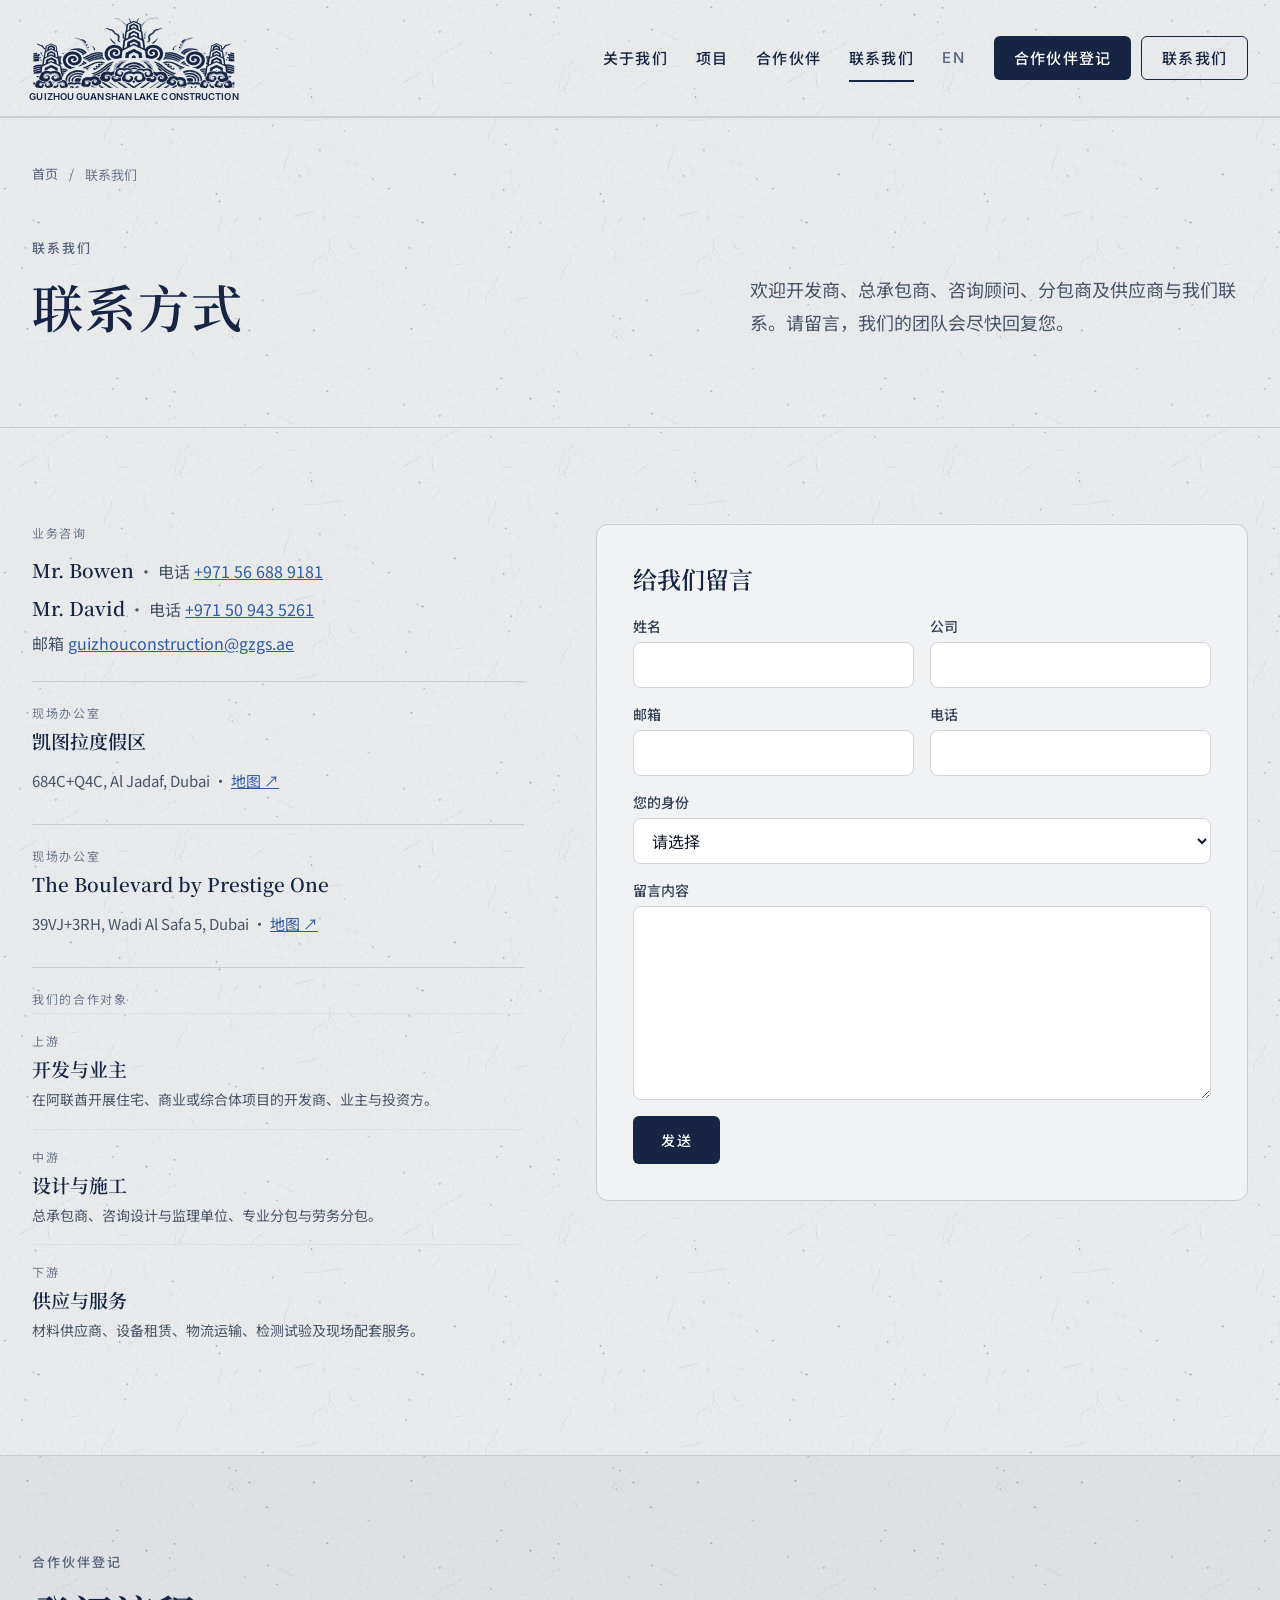
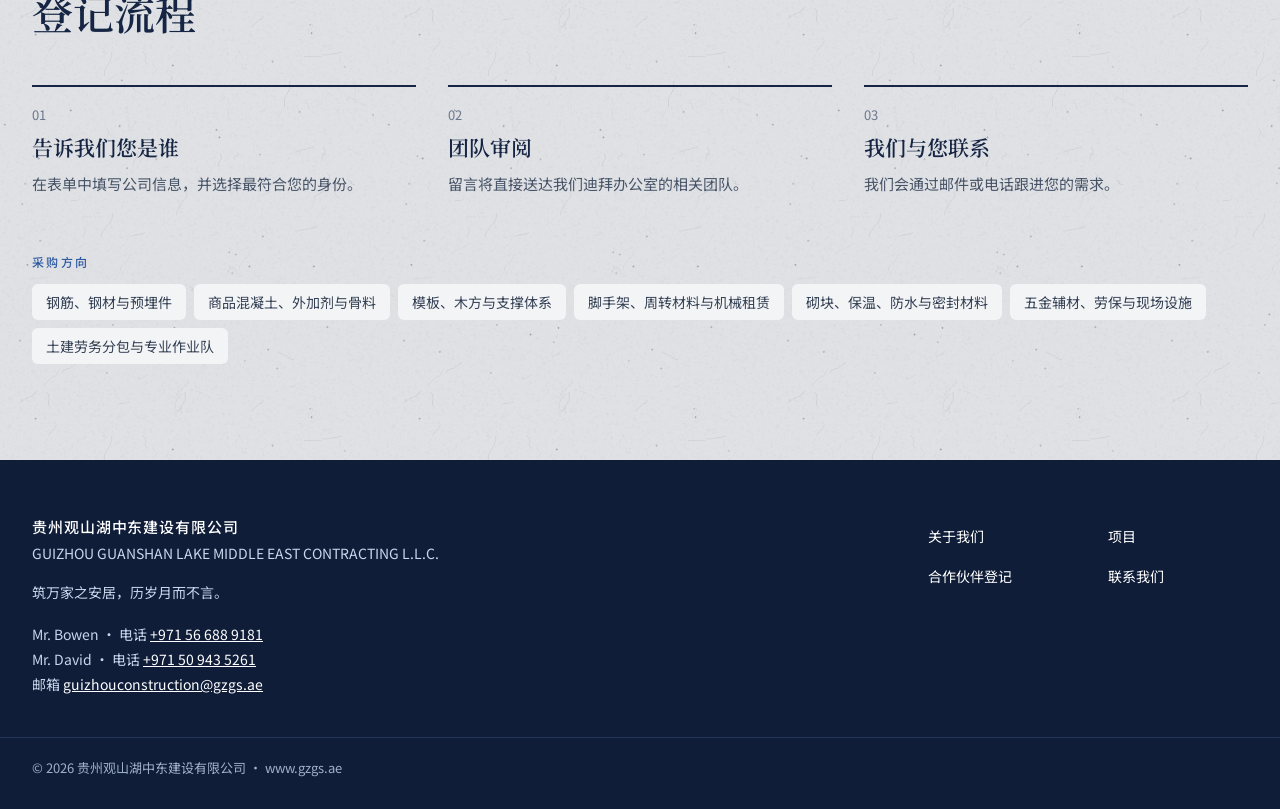
<file: zh/contact.html>
<!doctype html>
<html lang="zh-CN">
<head>
<meta charset="utf-8">
<meta name="viewport" content="width=device-width, initial-scale=1">
<title>联系我们 — 贵州观山湖中东建设有限公司</title>
<meta name="description" content="联系贵州观山湖中东建设有限公司。欢迎开发商、总承包商、咨询顾问、分包商及供应商与我们联系。">
<link rel="canonical" href="https://gzgs.ae/zh/contact.html">
<link rel="alternate" hreflang="en" href="https://gzgs.ae/contact.html">
<link rel="alternate" hreflang="zh-CN" href="https://gzgs.ae/zh/contact.html">
<link rel="alternate" hreflang="x-default" href="https://gzgs.ae/contact.html">
<meta property="og:type" content="website">
<meta property="og:title" content="联系我们 — 贵州观山湖中东建设有限公司">
<meta property="og:description" content="联系贵州观山湖中东建设有限公司。欢迎开发商、总承包商、咨询顾问、分包商及供应商与我们联系。">
<meta property="og:url" content="https://gzgs.ae/zh/contact.html">
<meta property="og:image" content="https://gzgs.ae/assets/img/keturah-cover.jpg">
<meta name="theme-color" content="#152543">
<link rel="icon" type="image/png" sizes="32x32" href="../assets/img/favicon-32.png">
<link rel="apple-touch-icon" href="../assets/img/apple-touch-icon.png">
<link rel="preconnect" href="https://fonts.googleapis.com">
<link rel="preconnect" href="https://fonts.gstatic.com" crossorigin>
<link rel="stylesheet" href="https://fonts.googleapis.com/css2?family=Cormorant+Garamond:wght@500;600;700&amp;family=Inter:wght@400;500;600&amp;family=Noto+Sans+SC:wght@400;500;600&amp;family=Noto+Serif+SC:wght@500;600&amp;display=swap">
<style>
body{margin:0}
a{color:#152543}a:hover{color:#2F5BA3}
.paper{background-color:#E9EAEC;background-image:url(../assets/img/paper.png);background-size:384px 384px}

.mosaic{display:grid;grid-template-columns:repeat(4,minmax(0,1fr));gap:16px}
.mosaic .m-main{grid-column:1 / 4;grid-row:1 / 3}
.mosaic .m-tall{grid-column:4 / 5;grid-row:1 / 3}
.mosaic .m-wide{grid-column:1 / 3}
.mosaic .m-main figcaption{padding:80px 28px 22px;font-size:15px}
.mosaic figure{position:relative;margin:0;overflow:hidden;border-radius:10px;background:#152543}
.mosaic figure img{width:100%;height:100%;object-fit:cover;display:block;transition:transform .6s ease}
.mosaic figure:hover img{transform:scale(1.03)}
.mosaic figcaption{position:absolute;left:0;right:0;bottom:0;padding:40px 18px 14px;background:linear-gradient(180deg,rgba(15,29,56,0) 0%,rgba(15,29,56,.78) 100%);color:#fff;font-size:13px;letter-spacing:.02em}
.culture-grid{display:grid;grid-template-columns:minmax(0,1.1fr) minmax(0,1fr);gap:24px}
@media (max-width: 860px){
 .mosaic{grid-template-columns:1fr}
 .mosaic .m-main,.mosaic .m-tall,.mosaic .m-wide{grid-row:auto;grid-column:auto}
 .mosaic .m-tall img{aspect-ratio:3 / 4;height:auto}
 .culture-grid{grid-template-columns:1fr}
}

</style>
<link rel="stylesheet" href="../assets/css/site.css">
</head>
<body>

<div id="top" class="paper" style="font-family: 'Noto Sans SC', 'PingFang SC', sans-serif; color: #101828; min-height: 100vh">

<header style="border-bottom: 1px solid #C7CDD6">
<div style="max-width: 1320px; margin: 0 auto; padding: 14px 32px; display: flex; flex-wrap: wrap; align-items: center; justify-content: space-between; gap: 14px 32px">
<a href="./" aria-label="Guizhou Guanshan Lake Construction — home" style="display: flex; flex-direction: column; align-items: center; gap: 3px; text-decoration: none; width: 204px">
<img src="../assets/img/logo.svg" alt="" aria-hidden="true" style="width: 204px; height: auto; display: block">
<span lang="en" style="font-family: 'Inter', sans-serif; font-weight: 600; font-size: 9.5px; letter-spacing: 0.01em; color: #152543; white-space: nowrap">GUIZHOU GUANSHAN LAKE CONSTRUCTION</span>
</a>
<nav aria-label="Main" style="display: flex; flex-wrap: wrap; align-items: center; gap: 4px 28px; font-family: 'Noto Sans SC', 'PingFang SC', sans-serif; font-weight: 500; font-size: 15px; letter-spacing: 0.08em">
<a href="about.html" style="text-decoration: none; padding: 14px 0; color: #152543;">关于我们</a><a href="projects.html" style="text-decoration: none; padding: 14px 0; color: #152543;">项目</a><a href="./#partners" style="text-decoration: none; padding: 14px 0; color: #152543;">合作伙伴</a><a href="contact.html" aria-current="page" style="text-decoration: none; padding: 14px 0; color: #152543; box-shadow: inset 0 -2px 0 #152543;">联系我们</a>
<a href="../contact.html" lang="en" style="text-decoration: none; padding: 14px 0; color: #55627A; font-family: 'Inter', sans-serif; letter-spacing: 0.14em">EN</a>
<span style="display: flex; flex-wrap: wrap; gap: 10px">
<a href="contact.html#form" style="display: inline-flex; align-items: center; min-height: 44px; padding: 0 20px; border-radius: 6px; background: #152543; color: #FFFFFF; text-decoration: none">合作伙伴登记</a>
<a href="contact.html" style="display: inline-flex; align-items: center; min-height: 44px; padding: 0 20px; border-radius: 6px; border: 1px solid #152543; color: #152543; text-decoration: none">联系我们</a>
</span>
</nav>
</div>
</header>

<main>
<section aria-labelledby="page-title" style="border-top: 1px solid #C7CDD6">
<div style="max-width: 1320px; margin: 0 auto; padding: 40px 32px 88px">
<nav aria-label="Breadcrumb" style="font-size: 13px; color: #6B778C"><a href="./" style="color: #55627A; text-decoration: none; display: inline-flex; align-items: center; min-height: 32px">首页</a> <span aria-hidden="true" style="margin: 0 8px">/</span> <span aria-current="page">联系我们</span></nav>
<div style="display: flex; flex-wrap: wrap; align-items: flex-end; justify-content: space-between; gap: 24px 80px; margin-top: 48px">
<div style="flex: 1 1 520px; min-width: 0">
<p style="margin: 0; font-family: 'Noto Sans SC', 'PingFang SC', sans-serif; font-weight: 500; font-size: 13px; letter-spacing: 0.16em; color: #55627A">联系我们</p>
<h1 id="page-title" style="margin: 16px 0 0; font-family: 'Noto Serif SC', 'Songti SC', serif; font-weight: 600; font-size: clamp(36px, 4vw, 56px); line-height: 1.3; letter-spacing: 0.04em; color: #152543">联系方式</h1>
</div>
<p style="flex: 1 1 380px; min-width: 0; margin: 0; font-size: 18px; line-height: 1.85; color: #475467">欢迎开发商、总承包商、咨询顾问、分包商及供应商与我们联系。请留言，我们的团队会尽快回复您。</p>
</div>

</div>
</section>
<section id="form" aria-label="给我们留言" style="border-top: 1px solid #C7CDD6">
<div style="max-width: 1320px; margin: 0 auto; padding: 96px 32px; display: flex; flex-wrap: wrap; gap: 48px 72px">
<div style="flex: 1 1 360px; min-width: 0">
<div style="padding: 0 0 22px">
<p style="margin: 0; font-family: 'Noto Sans SC', 'PingFang SC', sans-serif; font-size: 12px; letter-spacing: 0.14em; color: #6B778C">业务咨询</p>
<p style="margin: 10px 0 0; font-size: 16px; line-height: 2; color: #475467"><span style="display: block"><span style="font-family: 'Noto Serif SC', 'Songti SC', serif; font-weight: 600; font-size: 19px; color: #152543">Mr. Bowen</span> · 电话 <a href="tel:+971566889181" style="color: #2F5BA3">+971 56 688 9181</a></span><span style="display: block"><span style="font-family: 'Noto Serif SC', 'Songti SC', serif; font-weight: 600; font-size: 19px; color: #152543">Mr. David</span> · 电话 <a href="tel:+971509435261" style="color: #2F5BA3">+971 50 943 5261</a></span><span style="display: block">邮箱 <a href="mailto:guizhouconstruction@gzgs.ae" style="color: #2F5BA3">guizhouconstruction@gzgs.ae</a></span></p>
</div>
<div style="padding: 22px 0; border-top: 1px solid #C7CDD6">
<p style="margin: 0; font-family: 'Noto Sans SC', 'PingFang SC', sans-serif; font-size: 12px; letter-spacing: 0.14em; color: #6B778C">现场办公室</p>
<p style="margin: 6px 0 0; font-family: 'Noto Serif SC', 'Songti SC', serif; font-weight: 600; font-size: 19px; color: #152543">凯图拉度假区</p>
<p style="margin: 4px 0 0; font-size: 15px; color: #475467">684C+Q4C, Al Jadaf, Dubai · <a href="https://www.google.com/maps/search/?api=1&amp;query=684C%2BQ4C%20Al%20Jadaf%20Dubai" target="_blank" rel="noopener" style="display: inline-flex; align-items: center; min-height: 44px; color: #2F5BA3">地图 ↗</a></p>
</div>
<div style="padding: 22px 0; border-top: 1px solid #C7CDD6">
<p style="margin: 0; font-family: 'Noto Sans SC', 'PingFang SC', sans-serif; font-size: 12px; letter-spacing: 0.14em; color: #6B778C">现场办公室</p>
<p style="margin: 6px 0 0; font-family: 'Noto Serif SC', 'Songti SC', serif; font-weight: 600; font-size: 19px; color: #152543">The Boulevard by Prestige One</p>
<p style="margin: 4px 0 0; font-size: 15px; color: #475467">39VJ+3RH, Wadi Al Safa 5, Dubai · <a href="https://www.google.com/maps/search/?api=1&amp;query=39VJ%2B3RH%20Wadi%20Al%20Safa%205%20Dubai" target="_blank" rel="noopener" style="display: inline-flex; align-items: center; min-height: 44px; color: #2F5BA3">地图 ↗</a></p>
</div>
<div style="border-top: 1px solid #C7CDD6; padding-top: 22px">
<p style="margin: 0; font-family: 'Noto Sans SC', 'PingFang SC', sans-serif; font-size: 12px; letter-spacing: 0.14em; color: #6B778C">我们的合作对象</p>
<div style="margin-top: 6px"><div style="padding: 18px 0; border-top: 1px solid #DCDFE5"><p style="margin: 0; font-family: 'Noto Sans SC', 'PingFang SC', sans-serif; font-size: 12px; letter-spacing: 0.14em; color: #6B778C">上游</p><p style="margin: 6px 0 0; font-family: 'Noto Serif SC', 'Songti SC', serif; font-weight: 600; font-size: 19px; color: #152543">开发与业主</p><p style="margin: 6px 0 0; font-size: 14px; line-height: 1.6; color: #475467">在阿联酋开展住宅、商业或综合体项目的开发商、业主与投资方。</p></div><div style="padding: 18px 0; border-top: 1px solid #DCDFE5"><p style="margin: 0; font-family: 'Noto Sans SC', 'PingFang SC', sans-serif; font-size: 12px; letter-spacing: 0.14em; color: #6B778C">中游</p><p style="margin: 6px 0 0; font-family: 'Noto Serif SC', 'Songti SC', serif; font-weight: 600; font-size: 19px; color: #152543">设计与施工</p><p style="margin: 6px 0 0; font-size: 14px; line-height: 1.6; color: #475467">总承包商、咨询设计与监理单位、专业分包与劳务分包。</p></div><div style="padding: 18px 0; border-top: 1px solid #DCDFE5"><p style="margin: 0; font-family: 'Noto Sans SC', 'PingFang SC', sans-serif; font-size: 12px; letter-spacing: 0.14em; color: #6B778C">下游</p><p style="margin: 6px 0 0; font-family: 'Noto Serif SC', 'Songti SC', serif; font-weight: 600; font-size: 19px; color: #152543">供应与服务</p><p style="margin: 6px 0 0; font-size: 14px; line-height: 1.6; color: #475467">材料供应商、设备租赁、物流运输、检测试验及现场配套服务。</p></div></div>
</div>
</div>
<form aria-label="给我们留言" class="lark-form" data-page="Contact" data-lang="zh-CN" novalidate style="flex: 1 1 520px; min-width: 0; align-self: flex-start; display: flex; flex-direction: column; gap: 16px; background: #F1F2F4; border-radius: 12px; border: 1px solid #C7CDD6; padding: 36px; box-sizing: border-box">
<p style="margin: 0 0 4px; font-family: 'Noto Serif SC', 'Songti SC', serif; font-weight: 600; font-size: 24px; color: #152543">给我们留言</p>
<div style="display: grid; grid-template-columns: repeat(auto-fit, minmax(min(240px, 100%), 1fr)); gap: 16px">
<label style="display: flex; flex-direction: column; gap: 6px; font-size: 14px; font-weight: 500; color: #344054">姓名<input name="name" type="text" required autocomplete="name" style="min-height: 46px; border: 1px solid #D0D5DD; border-radius: 8px; background: #FFFFFF; padding: 0 14px; font: inherit; font-weight: 400; font-size: 16px; color: #101828"></label>
<label style="display: flex; flex-direction: column; gap: 6px; font-size: 14px; font-weight: 500; color: #344054">公司<input name="company" type="text" autocomplete="organization" style="min-height: 46px; border: 1px solid #D0D5DD; border-radius: 8px; background: #FFFFFF; padding: 0 14px; font: inherit; font-weight: 400; font-size: 16px; color: #101828"></label>
<label style="display: flex; flex-direction: column; gap: 6px; font-size: 14px; font-weight: 500; color: #344054">邮箱<input name="email" type="email" required autocomplete="email" style="min-height: 46px; border: 1px solid #D0D5DD; border-radius: 8px; background: #FFFFFF; padding: 0 14px; font: inherit; font-weight: 400; font-size: 16px; color: #101828"></label>
<label style="display: flex; flex-direction: column; gap: 6px; font-size: 14px; font-weight: 500; color: #344054">电话<input name="phone" type="tel" autocomplete="tel" style="min-height: 46px; border: 1px solid #D0D5DD; border-radius: 8px; background: #FFFFFF; padding: 0 14px; font: inherit; font-weight: 400; font-size: 16px; color: #101828"></label>
</div>
<label style="display: flex; flex-direction: column; gap: 6px; font-size: 14px; font-weight: 500; color: #344054">您的身份<select name="partner_type" required style="min-height: 46px; border: 1px solid #D0D5DD; border-radius: 8px; background: #FFFFFF; padding: 0 14px; font: inherit; font-weight: 400; font-size: 16px; color: #101828"><option value="">请选择</option><optgroup label="上游 · 开发与业主"><option value="开发商 / 业主 / 投资方" data-chain="上游">开发商 / 业主 / 投资方</option></optgroup><optgroup label="中游 · 设计与施工"><option value="总承包商" data-chain="中游">总承包商</option><option value="咨询 / 设计 / 监理" data-chain="中游">咨询 / 设计 / 监理</option><option value="分包商（专业或劳务）" data-chain="中游">分包商（专业或劳务）</option></optgroup><optgroup label="下游 · 供应与服务"><option value="材料供应商" data-chain="下游">材料供应商</option><option value="设备租赁" data-chain="下游">设备租赁</option><option value="服务商（物流、检测、营地等）" data-chain="下游">服务商（物流、检测、营地等）</option></optgroup><optgroup label="其他"><option value="其他" data-chain="其他">其他</option></optgroup></select></label>
<label style="display: flex; flex-direction: column; gap: 6px; font-size: 14px; font-weight: 500; color: #344054">留言内容<textarea name="message" rows="7" required style="min-height: 46px; border: 1px solid #D0D5DD; border-radius: 8px; background: #FFFFFF; padding: 0 14px; font: inherit; font-weight: 400; font-size: 16px; color: #101828; min-height: 0; padding: 12px 14px; resize: vertical"></textarea></label>
<button type="submit" data-sending="发送中…" style="align-self: flex-start; min-height: 48px; padding: 0 28px; border: 0; border-radius: 6px; background: #152543; color: #FFFFFF; font-family: 'Noto Sans SC', 'PingFang SC', sans-serif; font-weight: 500; font-size: 14px; letter-spacing: 0.12em; cursor: pointer">发送</button>
<p role="status" class="form-ok" hidden style="margin: 0; padding: 12px 14px; border-radius: 8px; background: #E6EEF7; color: #152543; font-size: 15px">感谢您的留言，信息已送达我们的团队，我们会尽快与您联系。</p>
<p role="alert" class="form-err" hidden style="margin: 0; padding: 12px 14px; border-radius: 8px; background: #FBEAEA; color: #8A1C1C; font-size: 15px">抱歉，留言未能发送，请发邮件联系我们或稍后重试。 <a href="mailto:guizhouconstruction@gzgs.ae" style="color: #8A1C1C">guizhouconstruction@gzgs.ae</a></p>
</form>
</div>
</section>

<section aria-labelledby="reg-title" style="border-top: 1px solid #C7CDD6; background: rgba(21, 37, 67, 0.045)">
<div style="max-width: 1320px; margin: 0 auto; padding: 96px 32px">
<p style="margin: 0; font-family: 'Noto Sans SC', 'PingFang SC', sans-serif; font-weight: 500; font-size: 13px; letter-spacing: 0.16em; color: #55627A">合作伙伴登记</p>
<h2 id="reg-title" style="margin: 14px 0 0; font-family: 'Noto Serif SC', 'Songti SC', serif; font-weight: 600; font-size: clamp(30px, 3.2vw, 44px); line-height: 1.35; color: #152543">登记流程</h2>
<ol style="margin: 44px 0 0; padding: 0; list-style: none; display: grid; grid-template-columns: repeat(auto-fit, minmax(min(280px, 100%), 1fr)); gap: 32px"><li style="border-top: 2px solid #152543; padding-top: 18px"><p style="margin: 0; font-size: 13px; color: #6B778C">01</p><p style="margin: 8px 0 0; font-family: 'Noto Serif SC', 'Songti SC', serif; font-weight: 600; font-size: 21px; color: #152543">告诉我们您是谁</p><p style="margin: 8px 0 0; font-size: 15px; line-height: 1.85; color: #475467">在表单中填写公司信息，并选择最符合您的身份。</p></li><li style="border-top: 2px solid #152543; padding-top: 18px"><p style="margin: 0; font-size: 13px; color: #6B778C">02</p><p style="margin: 8px 0 0; font-family: 'Noto Serif SC', 'Songti SC', serif; font-weight: 600; font-size: 21px; color: #152543">团队审阅</p><p style="margin: 8px 0 0; font-size: 15px; line-height: 1.85; color: #475467">留言将直接送达我们迪拜办公室的相关团队。</p></li><li style="border-top: 2px solid #152543; padding-top: 18px"><p style="margin: 0; font-size: 13px; color: #6B778C">03</p><p style="margin: 8px 0 0; font-family: 'Noto Serif SC', 'Songti SC', serif; font-weight: 600; font-size: 21px; color: #152543">我们与您联系</p><p style="margin: 8px 0 0; font-size: 15px; line-height: 1.85; color: #475467">我们会通过邮件或电话跟进您的需求。</p></li></ol>
<p style="margin: 0; font-family: 'Noto Sans SC', 'PingFang SC', sans-serif; font-weight: 500; font-size: 12px; letter-spacing: 0.2em; color: #2F5BA3; margin-top: 56px">采购方向</p>
<ul style="margin: 14px 0 0; padding: 0; list-style: none; display: flex; flex-wrap: wrap; gap: 8px"><li style="padding: 8px 14px; border-radius: 6px; background: #F3F4F6; font-size: 14px; color: #344054">钢筋、钢材与预埋件</li><li style="padding: 8px 14px; border-radius: 6px; background: #F3F4F6; font-size: 14px; color: #344054">商品混凝土、外加剂与骨料</li><li style="padding: 8px 14px; border-radius: 6px; background: #F3F4F6; font-size: 14px; color: #344054">模板、木方与支撑体系</li><li style="padding: 8px 14px; border-radius: 6px; background: #F3F4F6; font-size: 14px; color: #344054">脚手架、周转材料与机械租赁</li><li style="padding: 8px 14px; border-radius: 6px; background: #F3F4F6; font-size: 14px; color: #344054">砌块、保温、防水与密封材料</li><li style="padding: 8px 14px; border-radius: 6px; background: #F3F4F6; font-size: 14px; color: #344054">五金辅材、劳保与现场设施</li><li style="padding: 8px 14px; border-radius: 6px; background: #F3F4F6; font-size: 14px; color: #344054">土建劳务分包与专业作业队</li></ul>
</div>
</section>

</main>

<footer style="background: #0F1D38; color: #C9D6EC">
<div style="max-width: 1320px; margin: 0 auto; padding: 56px 32px 40px; display: flex; flex-wrap: wrap; justify-content: space-between; gap: 32px">
<div style="flex: 1 1 380px; min-width: 0">
<p style="margin: 0; font-weight: 500; font-size: 15px; letter-spacing: 0.06em; color: #FFFFFF">贵州观山湖中东建设有限公司</p>
<p lang="en" style="margin: 6px 0 0; font-size: 14px">GUIZHOU GUANSHAN LAKE MIDDLE EAST CONTRACTING L.L.C.</p>
<p style="margin: 18px 0 0; font-size: 14px; line-height: 1.6; max-width: 420px">筑万家之安居，历岁月而不言。</p>
<p style="margin: 18px 0 0; font-size: 14px; line-height: 1.8"><span style="display: block"><span style="">Mr. Bowen</span> · 电话 <a href="tel:+971566889181" style="color: #FFFFFF">+971 56 688 9181</a></span><span style="display: block"><span style="">Mr. David</span> · 电话 <a href="tel:+971509435261" style="color: #FFFFFF">+971 50 943 5261</a></span><span style="display: block">邮箱 <a href="mailto:guizhouconstruction@gzgs.ae" style="color: #FFFFFF">guizhouconstruction@gzgs.ae</a></span></p>
</div>
<nav aria-label="Footer" style="display: grid; grid-template-columns: repeat(2, minmax(140px, auto)); gap: 0 40px; font-size: 14px; align-content: start"><a href="about.html" style="display: inline-flex; align-items: center; min-height: 40px; color: #FFFFFF; text-decoration: none">关于我们</a><a href="projects.html" style="display: inline-flex; align-items: center; min-height: 40px; color: #FFFFFF; text-decoration: none">项目</a><a href="contact.html" style="display: inline-flex; align-items: center; min-height: 40px; color: #FFFFFF; text-decoration: none">合作伙伴登记</a><a href="contact.html" style="display: inline-flex; align-items: center; min-height: 40px; color: #FFFFFF; text-decoration: none">联系我们</a></nav>
</div>
<div style="max-width: 1320px; margin: 0 auto; padding: 20px 32px 32px; border-top: 1px solid #23345A; font-size: 13px; color: #9FB0CC">© 2026 贵州观山湖中东建设有限公司 · www.gzgs.ae</div>
</footer>

</div>

<script src="../assets/js/form.js" defer></script>
</body>
</html>
</file>
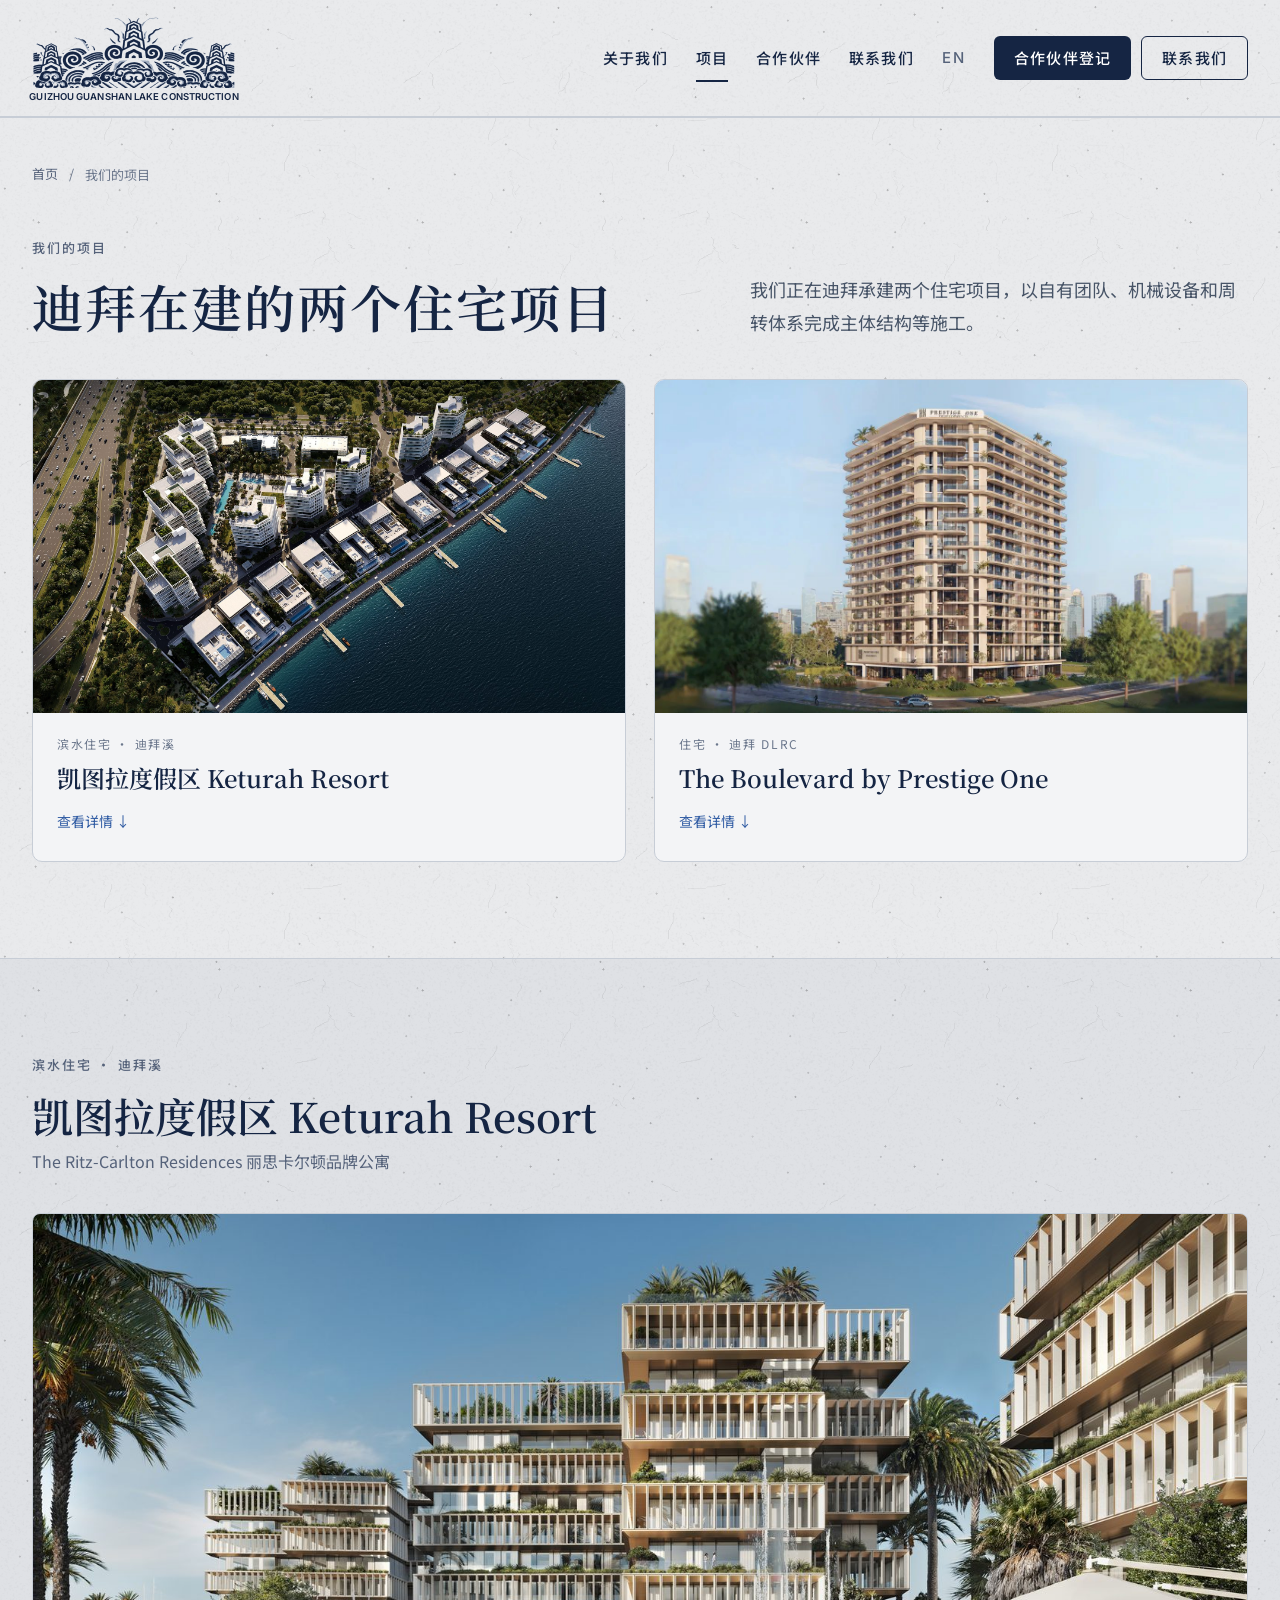
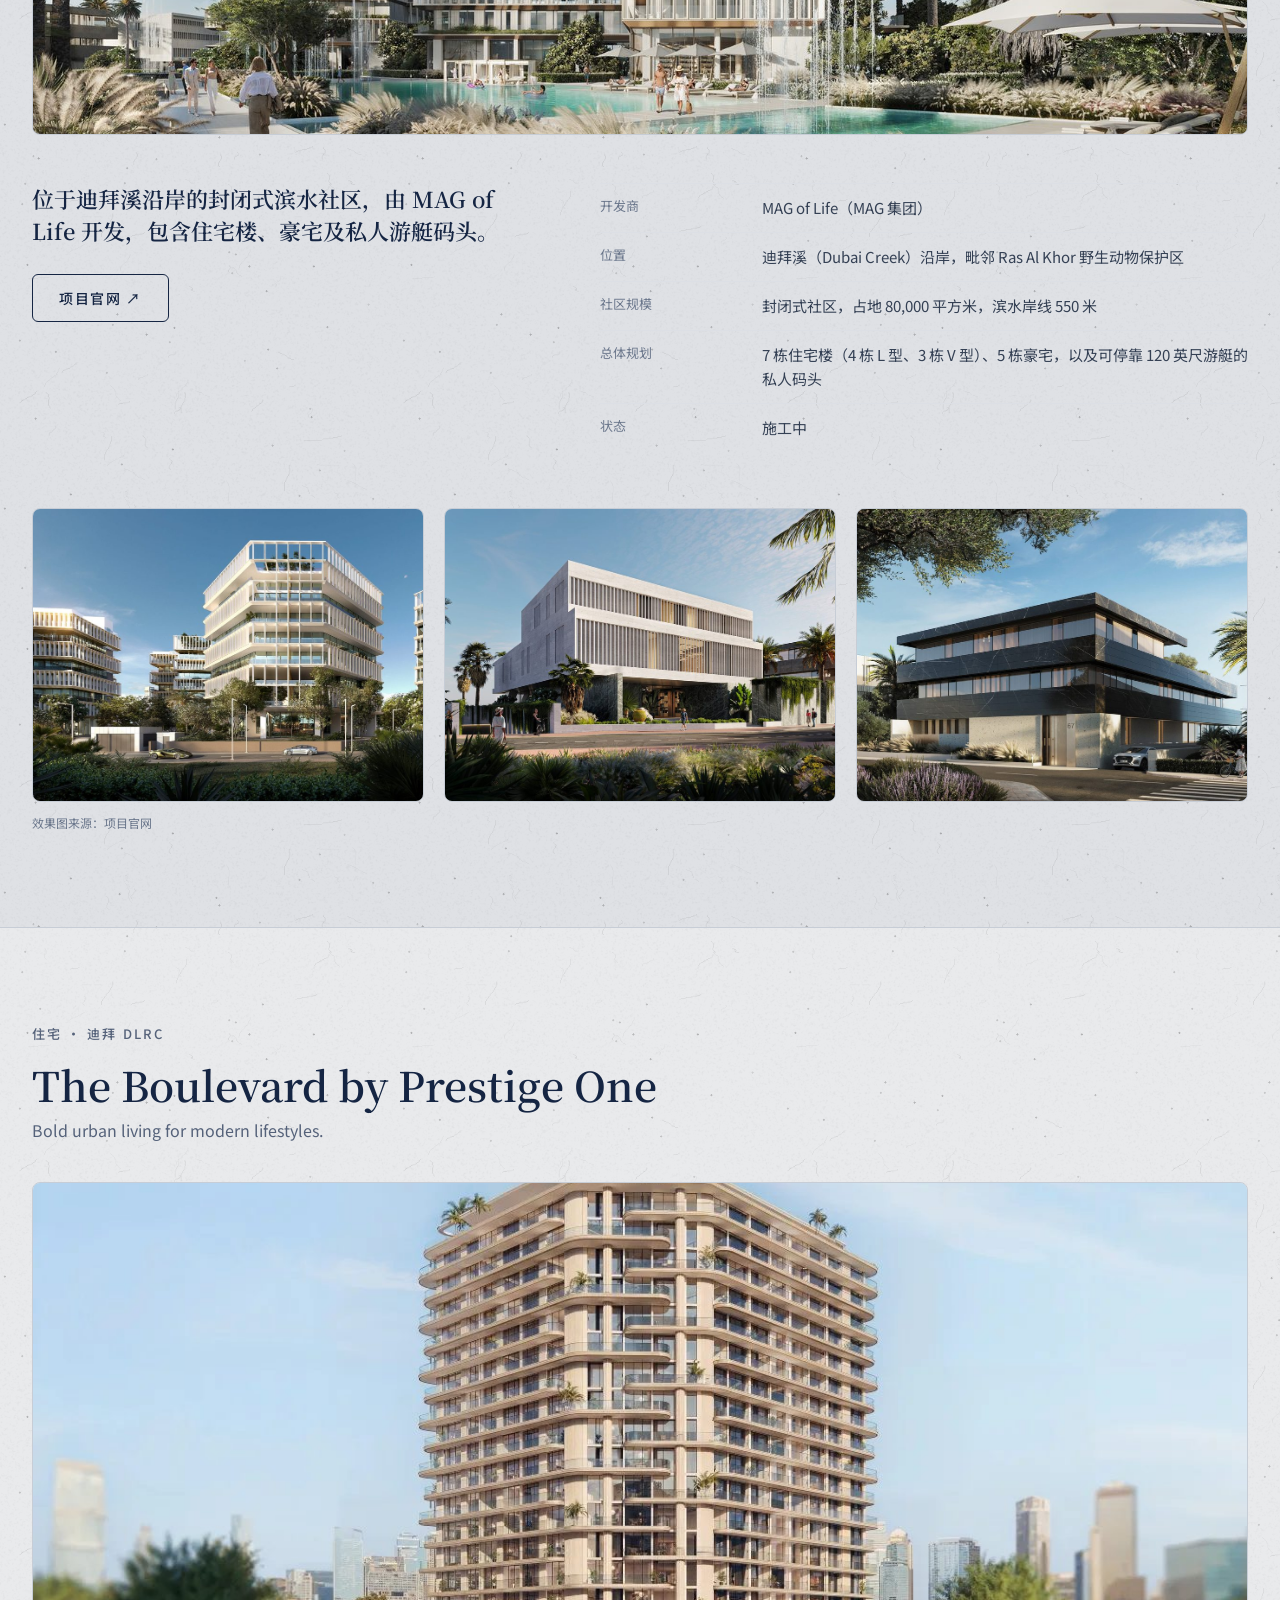
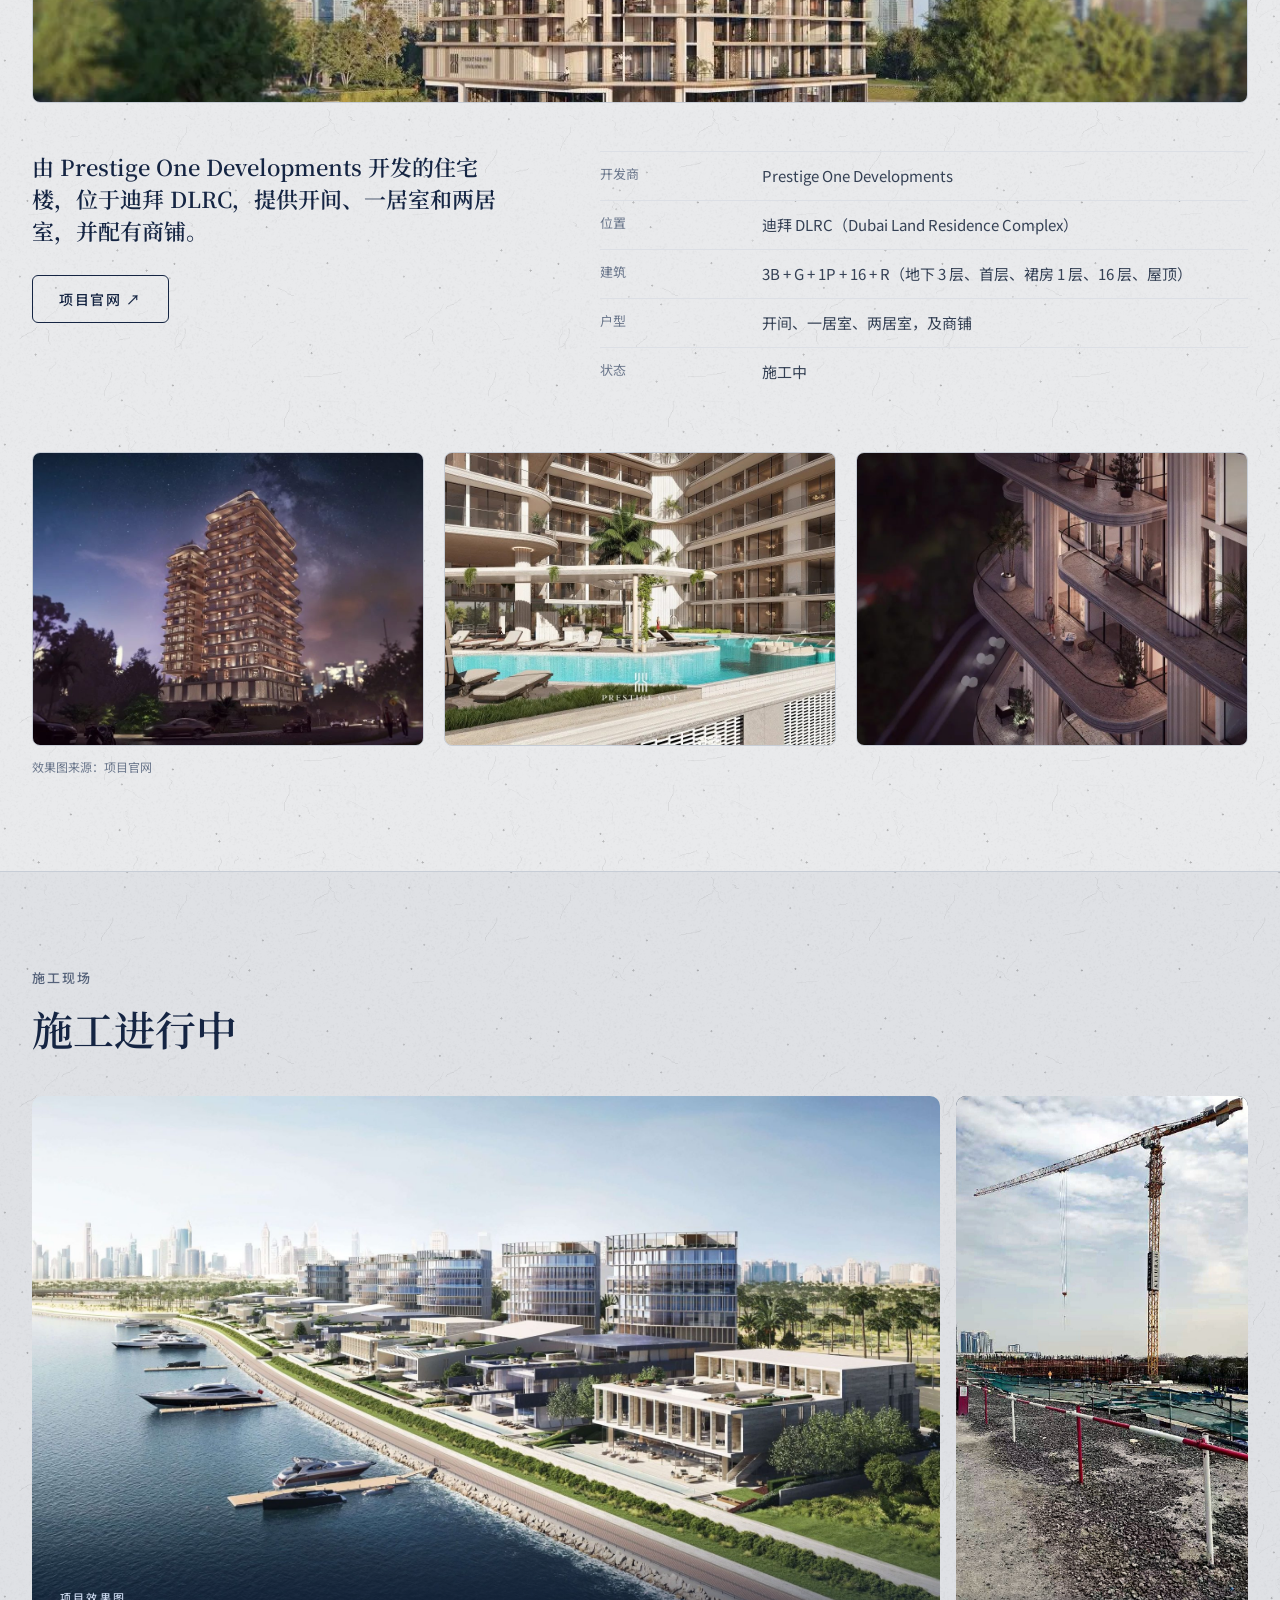
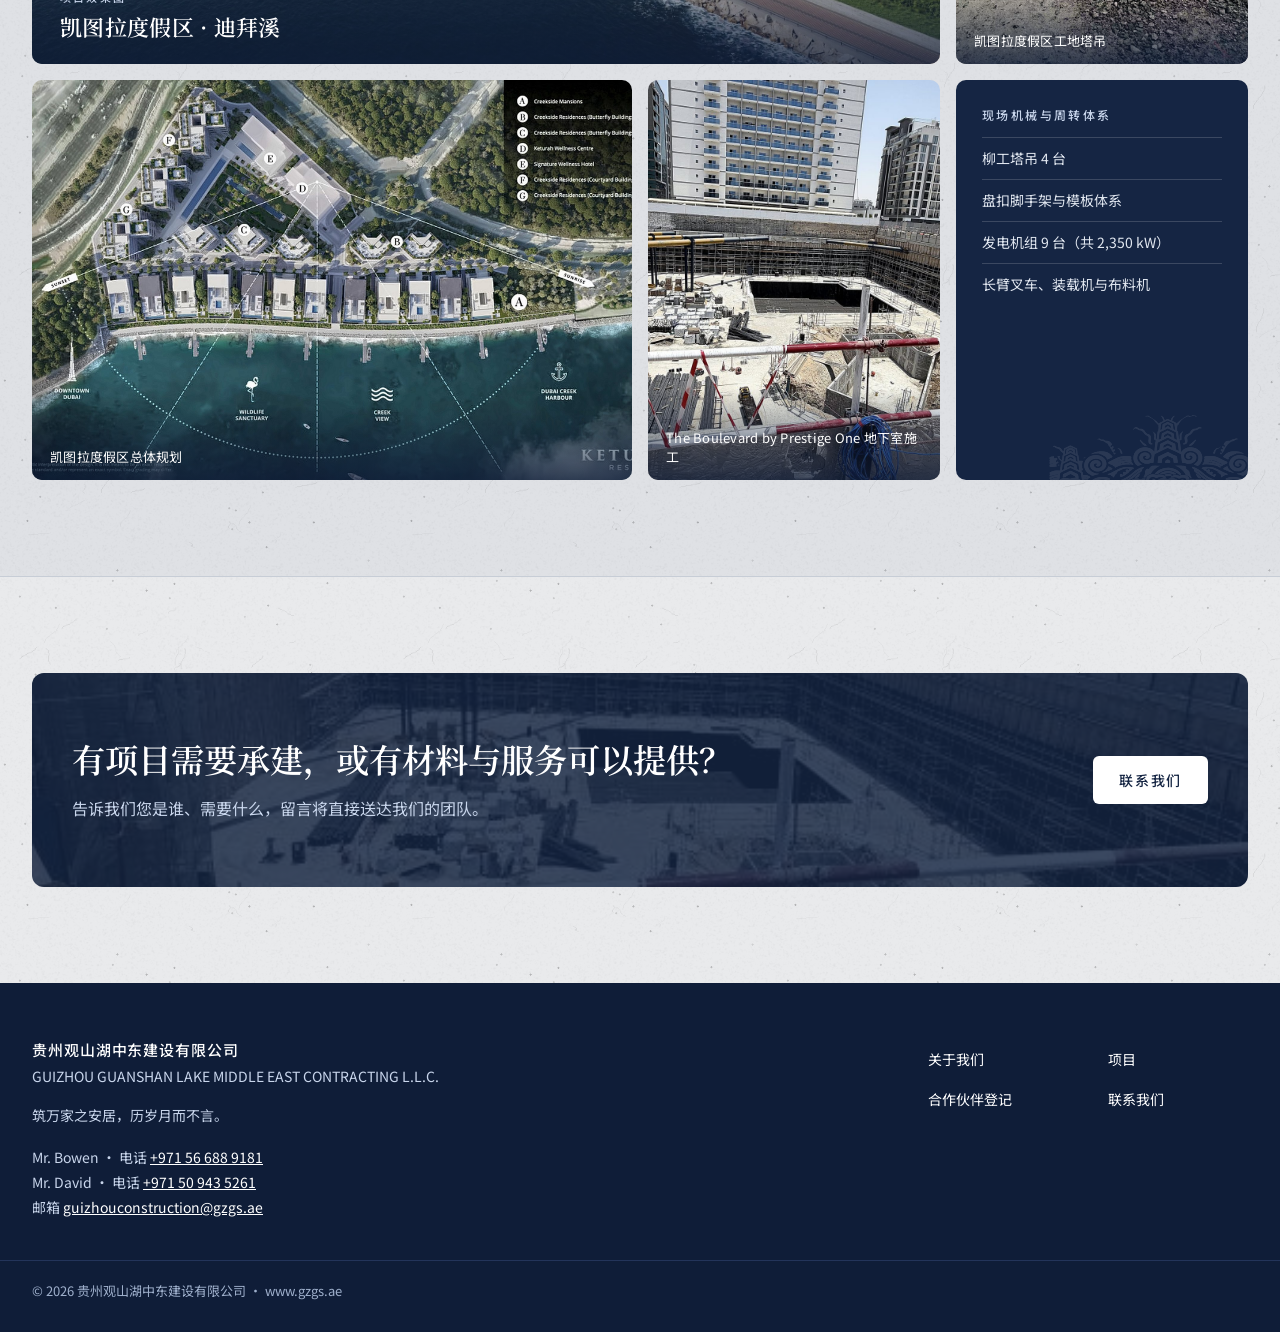
<file: zh/projects.html>
<!doctype html>
<html lang="zh-CN">
<head>
<meta charset="utf-8">
<meta name="viewport" content="width=device-width, initial-scale=1">
<title>项目 — 贵州观山湖中东建设有限公司</title>
<meta name="description" content="我们在迪拜承建的项目：迪拜溪畔的凯图拉度假区与 DLRC 的 The Boulevard by Prestige One。">
<link rel="canonical" href="https://gzgs.ae/zh/projects.html">
<link rel="alternate" hreflang="en" href="https://gzgs.ae/projects.html">
<link rel="alternate" hreflang="zh-CN" href="https://gzgs.ae/zh/projects.html">
<link rel="alternate" hreflang="x-default" href="https://gzgs.ae/projects.html">
<meta property="og:type" content="website">
<meta property="og:title" content="项目 — 贵州观山湖中东建设有限公司">
<meta property="og:description" content="我们在迪拜承建的项目：迪拜溪畔的凯图拉度假区与 DLRC 的 The Boulevard by Prestige One。">
<meta property="og:url" content="https://gzgs.ae/zh/projects.html">
<meta property="og:image" content="https://gzgs.ae/assets/img/keturah-cover.jpg">
<meta name="theme-color" content="#152543">
<link rel="icon" type="image/png" sizes="32x32" href="../assets/img/favicon-32.png">
<link rel="apple-touch-icon" href="../assets/img/apple-touch-icon.png">
<link rel="preconnect" href="https://fonts.googleapis.com">
<link rel="preconnect" href="https://fonts.gstatic.com" crossorigin>
<link rel="stylesheet" href="https://fonts.googleapis.com/css2?family=Cormorant+Garamond:wght@500;600;700&amp;family=Inter:wght@400;500;600&amp;family=Noto+Sans+SC:wght@400;500;600&amp;family=Noto+Serif+SC:wght@500;600&amp;display=swap">
<style>
body{margin:0}
a{color:#152543}a:hover{color:#2F5BA3}
.paper{background-color:#E9EAEC;background-image:url(../assets/img/paper.png);background-size:384px 384px}

.mosaic{display:grid;grid-template-columns:repeat(4,minmax(0,1fr));gap:16px}
.mosaic .m-main{grid-column:1 / 4;grid-row:1 / 3}
.mosaic .m-tall{grid-column:4 / 5;grid-row:1 / 3}
.mosaic .m-wide{grid-column:1 / 3}
.mosaic .m-main figcaption{padding:80px 28px 22px;font-size:15px}
.mosaic figure{position:relative;margin:0;overflow:hidden;border-radius:10px;background:#152543}
.mosaic figure img{width:100%;height:100%;object-fit:cover;display:block;transition:transform .6s ease}
.mosaic figure:hover img{transform:scale(1.03)}
.mosaic figcaption{position:absolute;left:0;right:0;bottom:0;padding:40px 18px 14px;background:linear-gradient(180deg,rgba(15,29,56,0) 0%,rgba(15,29,56,.78) 100%);color:#fff;font-size:13px;letter-spacing:.02em}
.culture-grid{display:grid;grid-template-columns:minmax(0,1.1fr) minmax(0,1fr);gap:24px}
@media (max-width: 860px){
 .mosaic{grid-template-columns:1fr}
 .mosaic .m-main,.mosaic .m-tall,.mosaic .m-wide{grid-row:auto;grid-column:auto}
 .mosaic .m-tall img{aspect-ratio:3 / 4;height:auto}
 .culture-grid{grid-template-columns:1fr}
}

</style>
<link rel="stylesheet" href="../assets/css/site.css">
</head>
<body>

<div id="top" class="paper" style="font-family: 'Noto Sans SC', 'PingFang SC', sans-serif; color: #101828; min-height: 100vh">

<header style="border-bottom: 1px solid #C7CDD6">
<div style="max-width: 1320px; margin: 0 auto; padding: 14px 32px; display: flex; flex-wrap: wrap; align-items: center; justify-content: space-between; gap: 14px 32px">
<a href="./" aria-label="Guizhou Guanshan Lake Construction — home" style="display: flex; flex-direction: column; align-items: center; gap: 3px; text-decoration: none; width: 204px">
<img src="../assets/img/logo.svg" alt="" aria-hidden="true" style="width: 204px; height: auto; display: block">
<span lang="en" style="font-family: 'Inter', sans-serif; font-weight: 600; font-size: 9.5px; letter-spacing: 0.01em; color: #152543; white-space: nowrap">GUIZHOU GUANSHAN LAKE CONSTRUCTION</span>
</a>
<nav aria-label="Main" style="display: flex; flex-wrap: wrap; align-items: center; gap: 4px 28px; font-family: 'Noto Sans SC', 'PingFang SC', sans-serif; font-weight: 500; font-size: 15px; letter-spacing: 0.08em">
<a href="about.html" style="text-decoration: none; padding: 14px 0; color: #152543;">关于我们</a><a href="projects.html" aria-current="page" style="text-decoration: none; padding: 14px 0; color: #152543; box-shadow: inset 0 -2px 0 #152543;">项目</a><a href="./#partners" style="text-decoration: none; padding: 14px 0; color: #152543;">合作伙伴</a><a href="contact.html" style="text-decoration: none; padding: 14px 0; color: #152543;">联系我们</a>
<a href="../projects.html" lang="en" style="text-decoration: none; padding: 14px 0; color: #55627A; font-family: 'Inter', sans-serif; letter-spacing: 0.14em">EN</a>
<span style="display: flex; flex-wrap: wrap; gap: 10px">
<a href="contact.html#form" style="display: inline-flex; align-items: center; min-height: 44px; padding: 0 20px; border-radius: 6px; background: #152543; color: #FFFFFF; text-decoration: none">合作伙伴登记</a>
<a href="contact.html" style="display: inline-flex; align-items: center; min-height: 44px; padding: 0 20px; border-radius: 6px; border: 1px solid #152543; color: #152543; text-decoration: none">联系我们</a>
</span>
</nav>
</div>
</header>

<main>
<section aria-labelledby="page-title" style="border-top: 1px solid #C7CDD6">
<div style="max-width: 1320px; margin: 0 auto; padding: 40px 32px 88px">
<nav aria-label="Breadcrumb" style="font-size: 13px; color: #6B778C"><a href="./" style="color: #55627A; text-decoration: none; display: inline-flex; align-items: center; min-height: 32px">首页</a> <span aria-hidden="true" style="margin: 0 8px">/</span> <span aria-current="page">我们的项目</span></nav>
<div style="display: flex; flex-wrap: wrap; align-items: flex-end; justify-content: space-between; gap: 24px 80px; margin-top: 48px">
<div style="flex: 1 1 520px; min-width: 0">
<p style="margin: 0; font-family: 'Noto Sans SC', 'PingFang SC', sans-serif; font-weight: 500; font-size: 13px; letter-spacing: 0.16em; color: #55627A">我们的项目</p>
<h1 id="page-title" style="margin: 16px 0 0; font-family: 'Noto Serif SC', 'Songti SC', serif; font-weight: 600; font-size: clamp(36px, 4vw, 56px); line-height: 1.3; letter-spacing: 0.04em; color: #152543">迪拜在建的两个住宅项目</h1>
</div>
<p style="flex: 1 1 380px; min-width: 0; margin: 0; font-size: 18px; line-height: 1.85; color: #475467">我们正在迪拜承建两个住宅项目，以自有团队、机械设备和周转体系完成主体结构等施工。</p>
</div>

</div>
</section>
<section aria-label="迪拜在建的两个住宅项目" style="margin-top: -48px">
<div style="max-width: 1320px; margin: 0 auto; padding: 0 32px 96px; display: grid; grid-template-columns: repeat(auto-fit, minmax(min(420px, 100%), 1fr)); gap: 28px">
<a href="#keturah" style="display: block; text-decoration: none; background: #F3F4F6; border: 1px solid #C7CDD6; border-radius: 10px; overflow: hidden; color: inherit">
<img src="../assets/img/keturah-masterplan.jpg" alt="" aria-hidden="true" style="width: 100%; aspect-ratio: 16 / 9; object-fit: cover; display: block">
<span style="display: block; padding: 22px 24px 24px"><span style="display: block; margin: 0; font-family: 'Noto Sans SC', 'PingFang SC', sans-serif; font-size: 12px; letter-spacing: 0.14em; color: #6B778C">滨水住宅 · 迪拜溪</span>
<span style="display: block; margin-top: 8px; font-family: 'Noto Serif SC', 'Songti SC', serif; font-weight: 600; font-size: 24px; color: #152543">凯图拉度假区 Keturah Resort</span>
<span style="display: inline-flex; align-items: center; min-height: 32px; margin-top: 10px; font-size: 14px; color: #2F5BA3">查看详情 ↓</span></span></a>
<a href="#boulevard" style="display: block; text-decoration: none; background: #F3F4F6; border: 1px solid #C7CDD6; border-radius: 10px; overflow: hidden; color: inherit">
<img loading="lazy" decoding="async" src="../assets/img/boulevard-01.jpg" alt="" aria-hidden="true" style="width: 100%; aspect-ratio: 16 / 9; object-fit: cover; display: block">
<span style="display: block; padding: 22px 24px 24px"><span style="display: block; margin: 0; font-family: 'Noto Sans SC', 'PingFang SC', sans-serif; font-size: 12px; letter-spacing: 0.14em; color: #6B778C">住宅 · 迪拜 DLRC</span>
<span style="display: block; margin-top: 8px; font-family: 'Noto Serif SC', 'Songti SC', serif; font-weight: 600; font-size: 24px; color: #152543">The Boulevard by Prestige One</span>
<span style="display: inline-flex; align-items: center; min-height: 32px; margin-top: 10px; font-size: 14px; color: #2F5BA3">查看详情 ↓</span></span></a>
</div>
</section>
<section id="keturah" aria-labelledby="keturah-title" style="border-top: 1px solid #C7CDD6; background: rgba(21, 37, 67, 0.045)">
<div style="max-width: 1320px; margin: 0 auto; padding: 96px 32px">
<p style="margin: 0; font-family: 'Noto Sans SC', 'PingFang SC', sans-serif; font-weight: 500; font-size: 13px; letter-spacing: 0.16em; color: #55627A">滨水住宅 · 迪拜溪</p>
<h2 id="keturah-title" style="margin: 14px 0 0; font-family: 'Noto Serif SC', 'Songti SC', serif; font-weight: 600; font-size: clamp(30px, 3.2vw, 44px); line-height: 1.35; color: #152543">凯图拉度假区 Keturah Resort</h2>
<p style="margin: 6px 0 0; font-size: 16px; color: #55627A">The Ritz-Carlton Residences 丽思卡尔顿品牌公寓</p>
<figure style="margin: 40px 0 0"><img loading="lazy" decoding="async" src="../assets/img/keturah-02.jpg" alt="凯图拉度假区 Keturah Resort" style="width: 100%; aspect-ratio: 21 / 9; object-fit: cover; display: block; border-radius: 8px; border: 1px solid #C7CDD6"></figure>
<div style="display: flex; flex-wrap: wrap; gap: 40px 80px; margin-top: 48px">
<div style="flex: 1 1 360px; min-width: 0">
<p style="margin: 0; font-family: 'Noto Serif SC', 'Songti SC', serif; font-weight: 600; font-size: 22px; line-height: 1.45; color: #152543">位于迪拜溪沿岸的封闭式滨水社区，由 MAG of Life 开发，包含住宅楼、豪宅及私人游艇码头。</p>
<a href="https://www.keturahresort.com/" target="_blank" rel="noopener" style="display: inline-flex; align-items: center; min-height: 48px; padding: 0 26px; border-radius: 6px; text-decoration: none; font-family: 'Noto Sans SC', 'PingFang SC', sans-serif; font-weight: 500; font-size: 14px; letter-spacing: 0.12em; margin-top: 28px; border: 1px solid #152543; color: #152543">项目官网 ↗</a>
</div>
<dl style="flex: 1 1 520px; min-width: 0; margin: 0"><div style="display: grid; grid-template-columns: minmax(0, 150px) 1fr; gap: 12px; padding: 12px 0; border-top: 1px solid #DCDFE5"><dt style="font-size: 13px; color: #6B778C">开发商</dt><dd style="margin: 0; font-size: 15px; line-height: 1.6; color: #344054">MAG of Life（MAG 集团）</dd></div><div style="display: grid; grid-template-columns: minmax(0, 150px) 1fr; gap: 12px; padding: 12px 0; border-top: 1px solid #DCDFE5"><dt style="font-size: 13px; color: #6B778C">位置</dt><dd style="margin: 0; font-size: 15px; line-height: 1.6; color: #344054">迪拜溪（Dubai Creek）沿岸，毗邻 Ras Al Khor 野生动物保护区</dd></div><div style="display: grid; grid-template-columns: minmax(0, 150px) 1fr; gap: 12px; padding: 12px 0; border-top: 1px solid #DCDFE5"><dt style="font-size: 13px; color: #6B778C">社区规模</dt><dd style="margin: 0; font-size: 15px; line-height: 1.6; color: #344054">封闭式社区，占地 80,000 平方米，滨水岸线 550 米</dd></div><div style="display: grid; grid-template-columns: minmax(0, 150px) 1fr; gap: 12px; padding: 12px 0; border-top: 1px solid #DCDFE5"><dt style="font-size: 13px; color: #6B778C">总体规划</dt><dd style="margin: 0; font-size: 15px; line-height: 1.6; color: #344054">7 栋住宅楼（4 栋 L 型、3 栋 V 型）、5 栋豪宅，以及可停靠 120 英尺游艇的私人码头</dd></div><div style="display: grid; grid-template-columns: minmax(0, 150px) 1fr; gap: 12px; padding: 12px 0; border-top: 1px solid #DCDFE5"><dt style="font-size: 13px; color: #6B778C">状态</dt><dd style="margin: 0; font-size: 15px; line-height: 1.6; color: #344054">施工中</dd></div></dl>
</div>
<div style="display: grid; grid-template-columns: repeat(auto-fit, minmax(min(280px, 100%), 1fr)); gap: 20px; margin-top: 56px"><figure style="margin: 0"><img loading="lazy" decoding="async" src="../assets/img/keturah-03.jpg" alt="凯图拉度假区住宅楼" style="width: 100%; aspect-ratio: 4 / 3; object-fit: cover; display: block; border-radius: 8px; border: 1px solid #C7CDD6"></figure><figure style="margin: 0"><img loading="lazy" decoding="async" src="../assets/img/keturah-mansion.jpg" alt="凯图拉度假区豪宅" style="width: 100%; aspect-ratio: 4 / 3; object-fit: cover; display: block; border-radius: 8px; border: 1px solid #C7CDD6"></figure><figure style="margin: 0"><img loading="lazy" decoding="async" src="../assets/img/keturah-street.jpg" alt="凯图拉度假区街景" style="width: 100%; aspect-ratio: 4 / 3; object-fit: cover; display: block; border-radius: 8px; border: 1px solid #C7CDD6"></figure></div>
<p style="margin: 12px 0 0; font-size: 12px; color: #6B778C">效果图来源：项目官网</p>
</div>
</section>
<section id="boulevard" aria-labelledby="boulevard-title" style="border-top: 1px solid #C7CDD6">
<div style="max-width: 1320px; margin: 0 auto; padding: 96px 32px">
<p style="margin: 0; font-family: 'Noto Sans SC', 'PingFang SC', sans-serif; font-weight: 500; font-size: 13px; letter-spacing: 0.16em; color: #55627A">住宅 · 迪拜 DLRC</p>
<h2 id="boulevard-title" style="margin: 14px 0 0; font-family: 'Noto Serif SC', 'Songti SC', serif; font-weight: 600; font-size: clamp(30px, 3.2vw, 44px); line-height: 1.35; color: #152543">The Boulevard by Prestige One</h2>
<p style="margin: 6px 0 0; font-size: 16px; color: #55627A">Bold urban living for modern lifestyles.</p>
<figure style="margin: 40px 0 0"><img loading="lazy" decoding="async" src="../assets/img/boulevard-01.jpg" alt="The Boulevard by Prestige One" style="width: 100%; aspect-ratio: 21 / 9; object-fit: cover; display: block; border-radius: 8px; border: 1px solid #C7CDD6"></figure>
<div style="display: flex; flex-wrap: wrap; gap: 40px 80px; margin-top: 48px">
<div style="flex: 1 1 360px; min-width: 0">
<p style="margin: 0; font-family: 'Noto Serif SC', 'Songti SC', serif; font-weight: 600; font-size: 22px; line-height: 1.45; color: #152543">由 Prestige One Developments 开发的住宅楼，位于迪拜 DLRC，提供开间、一居室和两居室，并配有商铺。</p>
<a href="https://prestigeone.ae/projects/the-boulevard-by-prestige-one" target="_blank" rel="noopener" style="display: inline-flex; align-items: center; min-height: 48px; padding: 0 26px; border-radius: 6px; text-decoration: none; font-family: 'Noto Sans SC', 'PingFang SC', sans-serif; font-weight: 500; font-size: 14px; letter-spacing: 0.12em; margin-top: 28px; border: 1px solid #152543; color: #152543">项目官网 ↗</a>
</div>
<dl style="flex: 1 1 520px; min-width: 0; margin: 0"><div style="display: grid; grid-template-columns: minmax(0, 150px) 1fr; gap: 12px; padding: 12px 0; border-top: 1px solid #DCDFE5"><dt style="font-size: 13px; color: #6B778C">开发商</dt><dd style="margin: 0; font-size: 15px; line-height: 1.6; color: #344054">Prestige One Developments</dd></div><div style="display: grid; grid-template-columns: minmax(0, 150px) 1fr; gap: 12px; padding: 12px 0; border-top: 1px solid #DCDFE5"><dt style="font-size: 13px; color: #6B778C">位置</dt><dd style="margin: 0; font-size: 15px; line-height: 1.6; color: #344054">迪拜 DLRC（Dubai Land Residence Complex）</dd></div><div style="display: grid; grid-template-columns: minmax(0, 150px) 1fr; gap: 12px; padding: 12px 0; border-top: 1px solid #DCDFE5"><dt style="font-size: 13px; color: #6B778C">建筑</dt><dd style="margin: 0; font-size: 15px; line-height: 1.6; color: #344054">3B + G + 1P + 16 + R（地下 3 层、首层、裙房 1 层、16 层、屋顶）</dd></div><div style="display: grid; grid-template-columns: minmax(0, 150px) 1fr; gap: 12px; padding: 12px 0; border-top: 1px solid #DCDFE5"><dt style="font-size: 13px; color: #6B778C">户型</dt><dd style="margin: 0; font-size: 15px; line-height: 1.6; color: #344054">开间、一居室、两居室，及商铺</dd></div><div style="display: grid; grid-template-columns: minmax(0, 150px) 1fr; gap: 12px; padding: 12px 0; border-top: 1px solid #DCDFE5"><dt style="font-size: 13px; color: #6B778C">状态</dt><dd style="margin: 0; font-size: 15px; line-height: 1.6; color: #344054">施工中</dd></div></dl>
</div>
<div style="display: grid; grid-template-columns: repeat(auto-fit, minmax(min(280px, 100%), 1fr)); gap: 20px; margin-top: 56px"><figure style="margin: 0"><img loading="lazy" decoding="async" src="../assets/img/boulevard-night.jpg" alt="The Boulevard by Prestige One 夜景" style="width: 100%; aspect-ratio: 4 / 3; object-fit: cover; display: block; border-radius: 8px; border: 1px solid #C7CDD6"></figure><figure style="margin: 0"><img loading="lazy" decoding="async" src="../assets/img/boulevard-pool.jpg" alt="The Boulevard by Prestige One 泳池平台" style="width: 100%; aspect-ratio: 4 / 3; object-fit: cover; display: block; border-radius: 8px; border: 1px solid #C7CDD6"></figure><figure style="margin: 0"><img loading="lazy" decoding="async" src="../assets/img/boulevard-balcony.jpg" alt="The Boulevard by Prestige One 阳台细部" style="width: 100%; aspect-ratio: 4 / 3; object-fit: cover; display: block; border-radius: 8px; border: 1px solid #C7CDD6"></figure></div>
<p style="margin: 12px 0 0; font-size: 12px; color: #6B778C">效果图来源：项目官网</p>
</div>
</section>
<section aria-labelledby="ours-title" style="border-top: 1px solid #C7CDD6; background: rgba(21, 37, 67, 0.045)">
<div style="max-width: 1320px; margin: 0 auto; padding: 96px 32px">
<p style="margin: 0; font-family: 'Noto Sans SC', 'PingFang SC', sans-serif; font-weight: 500; font-size: 13px; letter-spacing: 0.16em; color: #55627A">施工现场</p>
<h2 id="ours-title" style="margin: 14px 0 0; font-family: 'Noto Serif SC', 'Songti SC', serif; font-weight: 600; font-size: clamp(30px, 3.2vw, 44px); line-height: 1.35; color: #152543">施工进行中</h2>
<div style="margin-top: 40px"><div class="mosaic">
<figure class="m-main"><img loading="lazy" decoding="async" src="../assets/img/keturah-cover.jpg" alt="凯图拉度假区效果图" style="aspect-ratio: 16 / 10"><figcaption><span style="display: block; font-family: 'Noto Sans SC', 'PingFang SC', sans-serif; font-weight: 500; font-size: 11px; letter-spacing: 0.2em; color: #C9D6EC">项目效果图</span><span style="display: block; margin-top: 6px; font-family: 'Noto Serif SC', 'Songti SC', serif; font-weight: 600; font-size: 22px">凯图拉度假区 · 迪拜溪</span></figcaption></figure>
<figure class="m-tall"><img loading="lazy" decoding="async" src="../assets/img/site-crane.jpg" alt="凯图拉度假区工地塔吊" style="object-position: 50% 0%"><figcaption>凯图拉度假区工地塔吊</figcaption></figure>
<figure class="m-wide"><img loading="lazy" decoding="async" src="../assets/img/keturah-masterplan-labelled.jpg" alt="凯图拉度假区总体规划图" style="aspect-ratio: 3 / 2"><figcaption>凯图拉度假区总体规划</figcaption></figure>
<figure><img loading="lazy" decoding="async" src="../assets/img/site-basement.jpg" alt="The Boulevard by Prestige One 地下室施工"><figcaption>The Boulevard by Prestige One 地下室施工</figcaption></figure>
<div style="position: relative; overflow: hidden; border-radius: 10px; background: #152543; color: #FFFFFF; padding: 26px 26px 18px; display: flex; flex-direction: column">
<img loading="lazy" decoding="async" src="../assets/img/logo.svg" alt="" aria-hidden="true" style="position: absolute; right: -40px; bottom: -18px; width: 240px; opacity: 0.09; filter: brightness(0) invert(1)">
<p style="position: relative; margin: 0; font-family: 'Noto Sans SC', 'PingFang SC', sans-serif; font-weight: 500; font-size: 12px; letter-spacing: 0.2em; color: #C9D6EC">现场机械与周转体系</p>
<ul style="position: relative; margin: 14px 0 0; padding: 0; list-style: none; font-size: 14px; line-height: 1.5; color: #E1E7F0"><li style="padding: 10px 0; border-top: 1px solid rgba(255,255,255,.16)">柳工塔吊 4 台</li><li style="padding: 10px 0; border-top: 1px solid rgba(255,255,255,.16)">盘扣脚手架与模板体系</li><li style="padding: 10px 0; border-top: 1px solid rgba(255,255,255,.16)">发电机组 9 台（共 2,350 kW）</li><li style="padding: 10px 0; border-top: 1px solid rgba(255,255,255,.16)">长臂叉车、装载机与布料机</li></ul>
</div>
</div></div>
</div>
</section>
<section aria-labelledby="cta-title" style="border-top: 1px solid #C7CDD6">
<div style="max-width: 1320px; margin: 0 auto; padding: 96px 32px">
<div style="position: relative; overflow: hidden; border-radius: 12px; background: #152543; color: #FFFFFF; padding: 64px 40px; display: flex; flex-wrap: wrap; align-items: center; justify-content: space-between; gap: 28px">
<img loading="lazy" decoding="async" src="../assets/img/site-texture.jpg" alt="" aria-hidden="true" style="position: absolute; inset: 0; width: 100%; height: 100%; object-fit: cover; opacity: 0.16">
<div style="position: relative; flex: 1 1 520px; min-width: 0">
<h2 id="cta-title" style="margin: 0; font-family: 'Noto Serif SC', 'Songti SC', serif; font-weight: 600; font-size: clamp(24px, 2.6vw, 34px); line-height: 1.35">有项目需要承建，或有材料与服务可以提供？</h2>
<p style="margin: 12px 0 0; font-size: 16px; line-height: 1.85; color: #C9D6EC">告诉我们您是谁、需要什么，留言将直接送达我们的团队。</p>
</div>
<a href="contact.html" style="position: relative; display: inline-flex; align-items: center; min-height: 48px; padding: 0 26px; border-radius: 6px; text-decoration: none; font-family: 'Noto Sans SC', 'PingFang SC', sans-serif; font-weight: 500; font-size: 14px; letter-spacing: 0.12em; background: #FFFFFF; color: #152543">联系我们</a>
</div>
</div>
</section>
</main>

<footer style="background: #0F1D38; color: #C9D6EC">
<div style="max-width: 1320px; margin: 0 auto; padding: 56px 32px 40px; display: flex; flex-wrap: wrap; justify-content: space-between; gap: 32px">
<div style="flex: 1 1 380px; min-width: 0">
<p style="margin: 0; font-weight: 500; font-size: 15px; letter-spacing: 0.06em; color: #FFFFFF">贵州观山湖中东建设有限公司</p>
<p lang="en" style="margin: 6px 0 0; font-size: 14px">GUIZHOU GUANSHAN LAKE MIDDLE EAST CONTRACTING L.L.C.</p>
<p style="margin: 18px 0 0; font-size: 14px; line-height: 1.6; max-width: 420px">筑万家之安居，历岁月而不言。</p>
<p style="margin: 18px 0 0; font-size: 14px; line-height: 1.8"><span style="display: block"><span style="">Mr. Bowen</span> · 电话 <a href="tel:+971566889181" style="color: #FFFFFF">+971 56 688 9181</a></span><span style="display: block"><span style="">Mr. David</span> · 电话 <a href="tel:+971509435261" style="color: #FFFFFF">+971 50 943 5261</a></span><span style="display: block">邮箱 <a href="mailto:guizhouconstruction@gzgs.ae" style="color: #FFFFFF">guizhouconstruction@gzgs.ae</a></span></p>
</div>
<nav aria-label="Footer" style="display: grid; grid-template-columns: repeat(2, minmax(140px, auto)); gap: 0 40px; font-size: 14px; align-content: start"><a href="about.html" style="display: inline-flex; align-items: center; min-height: 40px; color: #FFFFFF; text-decoration: none">关于我们</a><a href="projects.html" style="display: inline-flex; align-items: center; min-height: 40px; color: #FFFFFF; text-decoration: none">项目</a><a href="contact.html" style="display: inline-flex; align-items: center; min-height: 40px; color: #FFFFFF; text-decoration: none">合作伙伴登记</a><a href="contact.html" style="display: inline-flex; align-items: center; min-height: 40px; color: #FFFFFF; text-decoration: none">联系我们</a></nav>
</div>
<div style="max-width: 1320px; margin: 0 auto; padding: 20px 32px 32px; border-top: 1px solid #23345A; font-size: 13px; color: #9FB0CC">© 2026 贵州观山湖中东建设有限公司 · www.gzgs.ae</div>
</footer>

</div>

</body>
</html>
</file>
<file: assets/css/site.css>
/* Shared styles for gzgs.ae. Most styling lives inline in each page. */
html { scroll-behavior: smooth; -webkit-text-size-adjust: 100%; }
*, *::before, *::after { box-sizing: border-box; }
img { max-width: 100%; }
button:disabled { opacity: .6; cursor: wait; }
a:focus-visible, button:focus-visible, input:focus-visible, select:focus-visible, textarea:focus-visible {
  outline: 2px solid #2F5BA3; outline-offset: 2px;
}
[hidden] { display: none !important; }
@media (prefers-reduced-motion: reduce) {
  html { scroll-behavior: auto; }
  .mosaic figure img { transition: none; }
}
@media (max-width: 640px) {
  header nav { font-size: 13px !important; gap: 2px 18px !important; }
}
</file>
